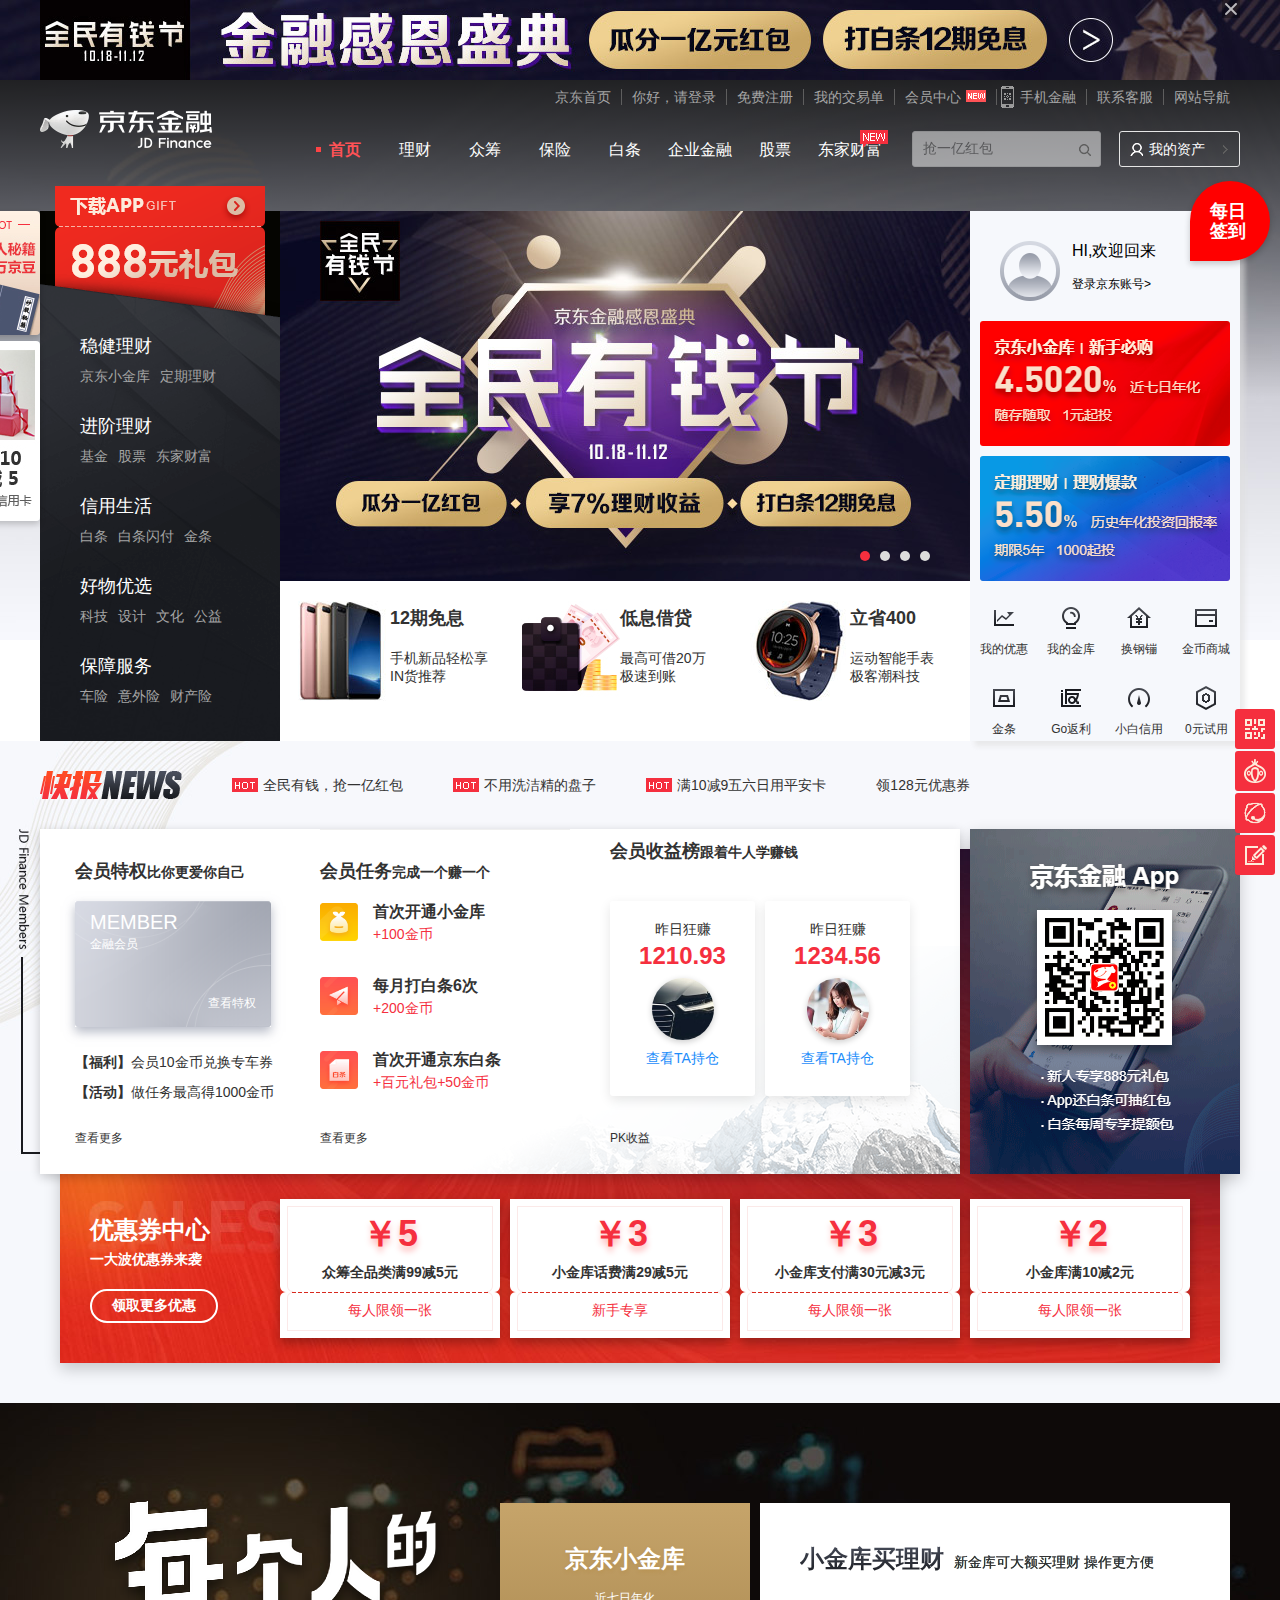
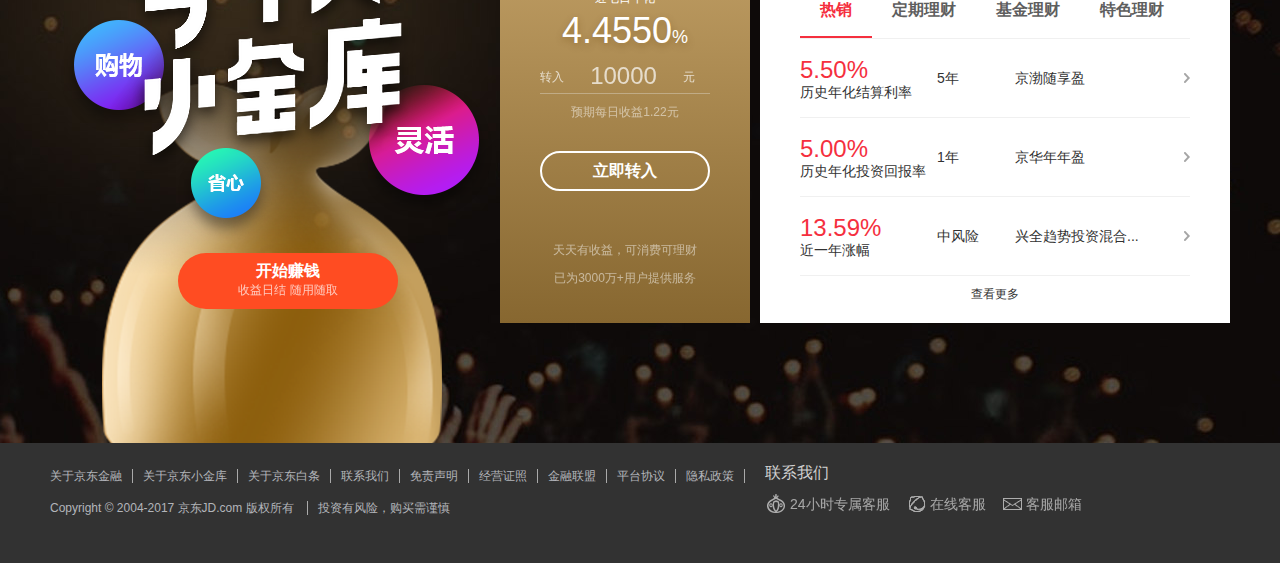
<file: index.html>
<!DOCTYPE html>
<html lang="en">

<head>
    <meta charset="UTF-8">
    <meta name="viewport" content="width=device-width, initial-scale=1.0">
    <meta http-equiv="X-UA-Compatible" content="ie=edge">
    <title>京东金融</title>
    <link rel="stylesheet" href="./css/base.css">
    <link rel="stylesheet" href="./css/index.css">

</head>

<body>
    <header>
        <div class="topBanner">
            <a href="javascript:void();">
                <span></span>
            </a>
        </div>
        <div style="clear: both;width: 100%;"></div>
        <div class="topNav">
            <div class="topNavBox" style="width:1200px;">
                <ul style="float:right;">
                    <li><a href="javascript:void();">京东首页</a></li>
                    <li><a href="javascript:void();">你好，请登录</a></li>
                    <li><a href="javascript:void();">免费注册</a></li>
                    <li><a href="javascript:void();">我的交易单</a></li>
                    <li><a href="javascript:void();">会员中心<span></span></a></li>
                    <li><a href="javascript:void();"><span></span>手机金融<span></span></a></li>
                    <li><a href="javascript:void();">联系客服<span></span></a></li>
                    <li><a href="javascript:void();">网站导航<span></span></a></li>
                </ul>
            </div>
        </div>
        <div class="navMain">
            <div class="navMainBar">
                <div class="logo">
                    <a href="javascript:void();"><img src="./img/logo-jr-w.png" alt=""></a>
                </div>
                <div class="navMainBox">
                    <ul>
                        <li class="current"><a href="./index.html">首页</a></li>
                        <li><a href="./licai.html">理财</a>
                            <div class="pulldown">
                                <ul>
                                    <li>
                                        <dl>
                                            <dt>理财精选</dt>
                                            <dd><a href="javascript:void();">理财首页</a></dd>
                                            <dd><a href="javascript:void();">京东小金库</a></dd>
                                        </dl>
                                    </li>
                                    <li>
                                        <dl>
                                            <dt>稳健理财</dt>
                                            <dd><a href="javascript:void();">定期理财</a></dd>
                                        </dl>
                                    </li>
                                    <li>
                                        <dl>
                                            <dt>基金理财</dt>
                                            <dd><a href="javascript:void();">基金超市</a></dd>
                                            <dd><a href="javascript:void();">基金定投</a></dd>
                                            <dd><a href="javascript:void();">基智账户</a></dd>
                                        </dl>
                                    </li>
                                    <li>
                                        <dl>
                                            <dt>特色理财</dt>
                                            <dd><a href="javascript:void();">京东黄金</a></dd>
                                        </dl>
                                    </li>
                                    <li>
                                        <dl>
                                            <dt>投资讯息</dt>
                                            <dd><a href="javascript:void();">慧投策略</a></dd>
                                        </dl>
                                    </li>
                                    <li>
                                        <a href="javascript:void();"><img src="./img/licai-img.png" alt=""></a>
                                    </li>
                                </ul>
                            </div>
                        </li>
                        <li><a href="./zhongchou.html">众筹</a>
                            <div class="pulldown">
                                <ul>
                                    <li>
                                        <dl>
                                            <dt>产品众筹</dt>
                                            <dd><a href="javascript:void();">众筹优选</a></dd>
                                            <dd><a href="javascript:void();">发起项目</a></dd>
                                            <dd><a href="javascript:void();">轻众筹</a></dd>
                                        </dl>
                                    </li>
                                    <li>
                                        <dl>
                                            <dt>众筹分类</dt>
                                            <dd><a href="javascript:void();">科技</a><a href="javascript:void();">家电</a></dd>
                                            <dd><a href="javascript:void();">美食</a><a href="javascript:void();">美学</a></dd>
                                            <dd><a href="javascript:void();">文化</a><a href="javascript:void();">扶贫</a></dd>
                                        </dl>
                                    </li>
                                    <li>
                                        <dl>
                                            <dt>东家</dt>
                                            <dd><a href="javascript:void();">东家精选</a></dd>
                                            <dd><a href="javascript:void();">我要投资</a></dd>
                                            <dd><a href="javascript:void();">东家社区</a></dd>
                                        </dl>
                                    </li>
                                    <li>
                                        <dl>
                                            <dt>互动尝鲜</dt>
                                            <dd><a href="javascript:void();">众筹社区</a></dd>
                                            <dd><a href="javascript:void();">0元测评</a></dd>
                                        </dl>
                                    </li>
                                    <li>
                                        <dl>
                                            <dt>众创生态</dt>
                                            <dd><a href="javascript:void();">京东投创</a></dd>
                                            <dd><a href="javascript:void();">创业服务</a></dd>
                                            <dd><a href="javascript:void();">众创学院</a></dd>
                                        </dl>
                                    </li>
                                    <li>
                                        <a href="javascript:void();"><img src="./img/zhongchou-img.jpg" alt=""></a>
                                    </li>
                                </ul>
                            </div>
                        </li>
                        <li><a href="./baoxian.html">保险</a>
                            <div class="pulldown">
                                <ul>
                                    <li>
                                        <dl>
                                            <dt>保险精选</dt>
                                            <dd><a href="javascript:void();">保险首页</a></dd>
                                            <dd><a href="javascript:void();">车险首页</a></dd>
                                        </dl>
                                    </li>
                                    <li>
                                        <dl>
                                            <dt>车险</dt>
                                            <dd><a href="javascript:void();">人保车险</a></dd>
                                            <dd><a href="javascript:void();">阳光车险</a></dd>
                                            <dd><a href="javascript:void();">中华车险</a></dd>
                                        </dl>
                                    </li>
                                    <li>
                                        <dl>
                                            <dt>意外</dt>
                                            <dd><a href="javascript:void();">交通</a></dd>
                                            <dd><a href="javascript:void();">综合</a></dd>
                                            <dd><a href="javascript:void();">运动</a></dd>
                                        </dl>
                                    </li>
                                    <li>
                                        <dl>
                                            <dt>旅行</dt>
                                            <dd><a href="javascript:void();">境内</a></dd>
                                            <dd><a href="javascript:void();">境外</a></dd>
                                            <dd><a href="javascript:void();">申报</a></dd>
                                        </dl>
                                    </li>
                                    <li>
                                        <dl>
                                            <dt>健康</dt>
                                            <dd><a href="javascript:void();">重大疾病</a></dd>
                                            <dd><a href="javascript:void();">医疗费用</a></dd>
                                            <dd><a href="javascript:void();">防癌保障</a></dd>
                                        </dl>
                                    </li>
                                    <li>
                                        <dl>
                                            <dt>财产</dt>
                                            <dd><a href="javascript:void();">家财</a></dd>
                                            <dd><a href="javascript:void();">责任</a></dd>
                                            <dd><a href="javascript:void();">创新</a></dd>
                                        </dl>
                                    </li>
                                    <li>
                                        <dl>
                                            <dt>人寿</dt>
                                            <dd><a href="javascript:void();">养老储蓄</a></dd>
                                            <dd><a href="javascript:void();">教育储蓄</a></dd>
                                            <dd><a href="javascript:void();">定期寿险</a></dd>
                                        </dl>
                                    </li>
                                    <!-- <li> -->
                                    <!-- <a href="javascript:void();"><img src="./img/baoxian-img.jpg" alt=""></a> -->
                                    <!-- </li> -->
                                </ul>
                            </div>
                        </li>
                        <li><a href="./baitiao.html">白条</a>
                            <div class="pulldown">
                                <ul>
                                    <li>
                                        <dl>
                                            <dt>购物打白条</dt>
                                            <dd><a href="javascript:void();">白条</a></dd>
                                            <dd><a href="javascript:void();">白条优惠</a></dd>
                                            <dd><a href="javascript:void();">白条还款</a></dd>
                                        </dl>
                                    </li>
                                    <li>
                                        <dl>
                                            <dt>生活打白条</dt>
                                            <dd><a href="javascript:void();">买房</a><a href="javascript:void();">旅游</a></dd>
                                            <dd><a href="javascript:void();">租房</a></dd>
                                            <dd><a href="javascript:void();">买房装修</a></dd>
                                        </dl>
                                    </li>
                                    <li>
                                        <dl>
                                            <dt>信用服务</dt>
                                            <dd><a href="javascript:void();">小白信用</a></dd>
                                            <dd><a href="javascript:void();">白条联名卡</a></dd>
                                            <dd><a href="javascript:void();">京东钢镚</a></dd>
                                        </dl>
                                    </li>
                                    <li>
                                        <dl>
                                            <dt>个人/企业服务</dt>
                                            <dd><a href="javascript:void();">金条</a></dd>
                                            <dd><a href="javascript:void();">抵质押贷</a></dd>
                                        </dl>
                                    </li>
                                    <li>
                                        <dl>
                                            <dt>校园金融</dt>
                                            <dd><a href="javascript:void();">校园特权</a></dd>
                                        </dl>
                                    </li>
                                    <li>
                                        <dl>
                                            <dt>农村金融</dt>
                                            <dd><a href="javascript:void();">乡村白条</a></dd>
                                            <dd><a href="javascript:void();">京农贷</a></dd>
                                        </dl>
                                    </li>
                                    <!-- <li> -->
                                    <!-- <a href="javascript:void();"><img src="./img/baoxian-img.jpg" alt=""></a> -->
                                    <!-- </li> -->
                                </ul>
                            </div>
                        </li>
                        <li><a href="./qiyejinrong.html">企业金融</a>
                            <div class="pulldown">
                                <ul>
                                    <li>
                                        <dl>
                                            <dt>企业中心</dt>
                                            <dd><a href="javascript:void();">企业金融介绍</a></dd>
                                            <dd><a href="javascript:void();">企业金融服务</a></dd>
                                        </dl>
                                    </li>
                                    <li>
                                        <dl>
                                            <dt>企业融资</dt>
                                            <dd><a href="javascript:void();">京保贝</a><a href="javascript:void();">京小贷</a></dd>
                                            <dd><a href="javascript:void();">动产融资</a><a href="javascript:void();">企业金采</a></dd>
                                        </dl>
                                    </li>
                                    <li>
                                        <dl>
                                            <dt>企业理财</dt>
                                            <dd><a href="javascript:void();">企业金库</a></dd>
                                        </dl>
                                    </li>
                                    <li>
                                        <dl>
                                            <dt>企业征信</dt>
                                            <dd><a href="javascript:void();">蓝鲸征信</a></dd>
                                        </dl>
                                    </li>
                                    <li>
                                        <dl>
                                            <dt>客服中心</dt>
                                            <dd><a href="javascript:void();">常见问题</a></dd>
                                        </dl>
                                    </li>
                                    <li>
                                        <a href="javascript:void();"><img src="./img/qiyejinrong-img.jpg" alt=""></a>
                                    </li>
                                </ul>
                            </div>
                        </li>
                        <li><a href="./gupiao.html">股票</a>
                            <div class="pulldown">
                                <ul>
                                    <li>
                                        <dl>
                                            <dt>炒股工具</dt>
                                            <dd><a href="javascript:void();">APP下载<span></span></a></dd>
                                            <dd><a href="javascript:void();">极速开户<span></span></a></dd>
                                        </dl>
                                    </li>
                                    <li>
                                        <dl>
                                            <dt>特色功能</dt>
                                            <dd><a href="javascript:void();">实时资讯</a></dd>
                                            <dd><a href="javascript:void();">发现牛人</a></dd>
                                        </dl>
                                    </li>
                                    <li>
                                        <dl>
                                            <dt>量化交易</dt>
                                            <dd><a href="javascript:void();">量化平台</a></dd>
                                            <dd><a href="javascript:void();">策略榜</a></dd>
                                            <dd><a href="javascript:void();">量化社区</a></dd>
                                        </dl>
                                    </li>
                                    <li>
                                        <a href="javascript:void();"><img src="./img/gupiao-img1.png" alt=""></a>
                                    </li>
                                    <li>
                                        <a href="javascript:void();"><img src="./img/gupiao-img2.jpg" alt=""></a>
                                    </li>
                                </ul>
                            </div>
                        </li>
                        <li><a href="./dongjiacaifu.html">东家财富<span class="icon"><img src="./img/nav-new.gif"></span></a>
                            <div class="pulldown">
                                <ul>
                                    <li>
                                        <dl>
                                            <dt>东家财富</dt>
                                            <dd><a href="javascript:void();">类固收<span></span></a></dd>
                                            <dd><a href="javascript:void();">私募股权<span></span></a></dd>
                                            <dd><a href="javascript:void();">阳光私募<span></span></a></dd>
                                        </dl>
                                    </li>
                                    <li>
                                        <dl>
                                            <dt>东家海外</dt>
                                            <dd><a href="javascript:void();">海外移民</a></dd>
                                            <dd><a href="javascript:void();">海外留学</a></dd>
                                            <dd><a href="javascript:void();">海外置业</a></dd>
                                            <dd><a href="javascript:void();">海外求职</a></dd>
                                        </dl>
                                    </li>
                                    <li>
                                        <a href="javascript:void();"><img src="./img/dongjiacaifu-img1.jpg" alt=""></a>
                                    </li>
                                    <li>
                                        <a href="javascript:void();"><img src="./img/dongjiacaifu-img2.jpg" alt=""></a>
                                    </li>
                                </ul>
                            </div>
                        </li>
                    </ul>
                </div>
                <div class="searchBar">
                    <div class="searchBox">
                        <input type="text" placeholder="抢一亿红包">
                        <a href="javascript:void();"></a>
                    </div>
                </div>
                <div class="users">
                    <div class="usersBox">
                        <span class="usersHeadPic"></span>
                        <a href="javascript:void();">我的资产</a>
                        <span class="usersArrowPic"></span>
                    </div>
                </div>
            </div>
        </div>
    </header>
    <div class="main">
        <div class="bodyBg">
            <div class="bgCover"></div>
        </div>
        <div class="mainBanner">
            <div class="sideAd">
                <a href="javascript:void();" class="hover-toright"><img src="./img/sideAdpic1.jpg" alt=""></a>
                <a href="javascript:void();" class="hover-toright"><img src="./img/sideAdpic2.jpg" alt=""></a>
            </div>
            <div class="leftBar">
                <div class="giftPic hover-toon">
                    <img src="./img/xiazaiapp.png" alt="">
                </div>
                <div class="leftBarBg"></div>
                <div class="leftBarMenu">
                    <ul>
                        <li>
                            <dl class="">
                                <dt><a href="javascript:void();">稳健理财</a></dt>
                                <dd><a href="javascript:void();">京东小金库</a></dd>
                                <dd><a href="javascript:void();">定期理财</a></dd>
                            </dl>
                            <div class="rightTab">
                            </div>
                        </li>
                        <li>
                            <dl class="">
                                <dt><a href="javascript:void();">进阶理财</a></dt>
                                <dd><a href="javascript:void();">基金</a></dd>
                                <dd><a href="javascript:void();">股票</a></dd>
                                <dd><a href="javascript:void();">东家财富</a></dd>
                            </dl>
                            <div class="rightTab">
                            </div>
                        </li>
                        <li>
                            <dl class="">
                                <dt><a href="javascript:void();">信用生活</a></dt>
                                <dd><a href="javascript:void();">白条</a></dd>
                                <dd><a href="javascript:void();">白条闪付</a></dd>
                                <dd><a href="javascript:void();">金条</a></dd>
                            </dl>
                            <div class="rightTab">
                            </div>
                        </li>
                        <li>
                            <dl class="">
                                <dt><a href="javascript:void();">好物优选</a></dt>
                                <dd><a href="javascript:void();">科技</a></dd>
                                <dd><a href="javascript:void();">设计</a></dd>
                                <dd><a href="javascript:void();">文化</a></dd>
                                <dd><a href="javascript:void();">公益</a></dd>
                            </dl>
                            <div class="rightTab">
                            </div>
                        </li>
                        <li>
                            <dl class="">
                                <dt><a href="javascript:void();">保障服务</a></dt>
                                <dd><a href="javascript:void();">车险</a></dd>
                                <dd><a href="javascript:void();">意外险</a></dd>
                                <dd><a href="javascript:void();">财产险</a></dd>
                            </dl>
                            <div class="rightTab">
                            </div>
                        </li>
                    </ul>
                </div>
            </div>
            <div class="middleBar">
                <div class="slider">
                    <div class="sliderBox">
                        <a href="javascript:void();"><img src="./img/slider1.jpg" alt="有钱节"></a>
                        <a href="javascript:void();"><img src="./img/slider2.jpg" alt="抢100元E卡"></a>
                        <a href="javascript:void();"><img src="./img/slider3.jpg" alt="职场人保险攻略"></a>
                        <a href="javascript:void();"><img src="./img/slider4.jpg" alt="校园轰趴"></a>
                    </div>
                    <span><</span>
                    <span>></span>
                    <div class="sliderList">
                        <ul>
                            <li class="active"></li>
                            <li></li>
                            <li></li>
                            <li></li>
                        </ul>
                    </div>
                </div>
                <div class="adBar1">
                    <ul>
                        <li>
                            <a href="javascript:void();">
                                <img src="./img/adpic1.jpg" alt="">
                                <dl>
                                    <dt>12期免息</dt>
                                    <dd>手机新品轻松享</dd>
                                    <dd>IN货推荐</dd>
                                </dl>
                            </a>
                        </li>
                        <li>
                            <a href="javascript:void();">
                                <img src="./img/adpic2.jpg" alt="">
                                <dl>
                                    <dt>低息借贷</dt>
                                    <dd>最高可借20万</dd>
                                    <dd>极速到账</dd>
                                </dl>
                            </a>
                        </li>
                        <li>
                            <a href="javascript:void();">
                                <img src="./img/adpic3.jpg" alt="">
                                <dl>
                                    <dt>立省400</dt>
                                    <dd>运动智能手表</dd>
                                    <dd>极客潮科技</dd>
                                </dl>
                            </a>
                        </li>
                    </ul>
                </div>
            </div>
            <div class="rightBar">
                <div class="rightBarTop">
                    <a href="javascript:void();"><span>每日签到</span></a>
                    <div class="loginBar">
                        <a href="javascript:void();">
                            <img src="./img/loginpic.png" alt="">
                            <dl>
                                <dt>HI,欢迎回来</dt>
                                <dd>登录京东账号></dd>
                            </dl>
                        </a>
                    </div>
                    <div class="adBar2">
                        <a href="javascript:void();" class="hover-toon"><img src="./img/rightbarpic1.png" alt=""></a>
                        <a href="javascript:void();" class="hover-toon"><img src="./img/rightbarpic2.png" alt=""></a>
                    </div>
                </div>
                <div class="rightBarBottom">
                    <div class="rightBarMenu">
                        <ul>
                            <li>
                                <a href="javascript:void();">
                                    <dl>
                                        <dt></dt>
                                        <dd>我的优惠</dd>
                                    </dl>
                                </a>
                            </li>
                            <li>
                                <a href="javascript:void();">
                                    <dl>
                                        <dt></dt>
                                        <dd>我的金库</dd>
                                    </dl>
                                </a>
                            </li>
                            <li>
                                <a href="javascript:void();">
                                    <dl>
                                        <dt></dt>
                                        <dd>换钢镚</dd>
                                    </dl>
                                </a>
                            </li>
                            <li>
                                <a href="javascript:void();">
                                    <dl>
                                        <dt></dt>
                                        <dd>金币商城</dd>
                                    </dl>
                                </a>
                            </li>
                            <li>
                                <a href="javascript:void();">
                                    <dl>
                                        <dt></dt>
                                        <dd>金条</dd>
                                    </dl>
                                </a>
                            </li>
                            <li>
                                <a href="javascript:void();">
                                    <dl>
                                        <dt></dt>
                                        <dd>Go返利</dd>
                                    </dl>
                                </a>
                            </li>
                            <li>
                                <a href="javascript:void();">
                                    <dl>
                                        <dt></dt>
                                        <dd>小白信用</dd>
                                    </dl>
                                </a>
                            </li>
                            <li>
                                <a href="javascript:void();">
                                    <dl>
                                        <dt></dt>
                                        <dd>0元试用</dd>
                                    </dl>
                                </a>
                            </li>
                        </ul>
                        <ul>
                            <li>
                                <a href="javascript:void();">
                                    <dl>
                                        <dt></dt>
                                        <dd>我的优惠</dd>
                                    </dl>
                                </a>
                            </li>
                            <li>
                                <a href="javascript:void();">
                                    <dl>
                                        <dt></dt>
                                        <dd>我的金库</dd>
                                    </dl>
                                </a>
                            </li>
                            <li>
                                <a href="javascript:void();">
                                    <dl>
                                        <dt></dt>
                                        <dd>换钢镚</dd>
                                    </dl>
                                </a>
                            </li>
                            <li>
                                <a href="javascript:void();">
                                    <dl>
                                        <dt></dt>
                                        <dd>金币商城</dd>
                                    </dl>
                                </a>
                            </li>
                            <li>
                                <a href="javascript:void();">
                                    <dl>
                                        <dt></dt>
                                        <dd>金条</dd>
                                    </dl>
                                </a>
                            </li>
                            <li>
                                <a href="javascript:void();">
                                    <dl>
                                        <dt></dt>
                                        <dd>Go返利</dd>
                                    </dl>
                                </a>
                            </li>
                            <li>
                                <a href="javascript:void();">
                                    <dl>
                                        <dt></dt>
                                        <dd>小白信用</dd>
                                    </dl>
                                </a>
                            </li>
                            <li>
                                <a href="javascript:void();">
                                    <dl>
                                        <dt></dt>
                                        <dd>0元试用</dd>
                                    </dl>
                                </a>
                            </li>
                        </ul>
                    </div>
                </div>
            </div>
        </div>
        <div class="tab1">
            <div class="tab1Top">
                <dl>
                    <dt><a href="javascript:void();"><img src="./img/tab1pic1.png" alt=""></a></dt>
                    <dd><a href="javascript:void();"><span></span>全民有钱，抢一亿红包</a></dd>
                    <dd><a href="javascript:void();"><span></span>不用洗洁精的盘子</a></dd>
                    <dd><a href="javascript:void();"><span></span>满10减9五六日用平安卡</a></dd>
                    <dd><a href="javascript:void();">领128元优惠券</a></dd>
                </dl>
            </div>
            <div class="tab1Main">
                <ul>
                    <li>
                        <dl>
                            <dt>会员特权<span>比你更爱你自己</span></dt>
                            <dd>
                                <div class="hover-toon">
                                    <a href="javascript:void();">
                                        <h3>MEMBER</h3>
                                        <p>金融会员</p>
                                    </a>
                                    <a href="javascript:void();">查看特权</a>
                                </div>
                                <a href="javascript:void();"><span>【福利】</span>会员10金币兑换专车券</a>
                                <a href="javascript:void();"><span>【活动】</span>做任务最高得1000金币</a>
                            </dd>
                            <dd><a href="javascript:void();">查看更多</a></dd>
                        </dl>
                    </li>
                    <li>
                        <dl>
                            <dt>会员任务<span>完成一个赚一个</span></dt>
                            <dd>
                                <ul>
                                    <li class="hover-toright">
                                        <a href="javascript:void();">
                                            <img src="./img/tab1icon.png" alt=""> 首次开通小金库
                                            <p>+100金币</p>
                                        </a>
                                    </li>
                                    <li class="hover-toright">
                                        <a href="javascript:void();">
                                            <img src="./img/tab1icon2.png" alt=""> 每月打白条6次
                                            <p>+200金币</p>
                                        </a>
                                    </li>
                                    <li class="hover-toright">
                                        <a href="javascript:void();">
                                            <img src="./img/tab1icon3.png" alt=""> 首次开通京东白条
                                            <p>+百元礼包+50金币</p>
                                        </a>
                                    </li>
                                </ul>
                            </dd>
                            <dd><a href="javascript:void();">查看更多</a></dd>
                        </dl>
                    </li>
                    <li>
                        <dl>
                            <dt>会员收益榜<span>跟着牛人学赚钱</span></dt>
                            <dd>
                                <ul>
                                    <li class="hover-toon">
                                        <h5>昨日狂赚</h5>
                                        <p>1210.93</p>
                                        <div>
                                            <img src="./img/tab1icon4.jpg" alt="">
                                        </div>
                                        <a href="javascript:void();">查看TA持仓</a>
                                    </li>
                                    <li class="hover-toon">
                                        <h5>昨日狂赚</h5>
                                        <p>1234.56</p>
                                        <div>
                                            <img src="./img/tab1icon5.jpg" alt="">
                                        </div>
                                        <a href="javascript:void();">查看TA持仓</a>
                                    </li>
                                </ul>
                            </dd>
                            <dd><a href="javascript:void();">PK收益</a></dd>
                        </dl>
                    </li>
                </ul>
                <div class="erweima"></div>
                <div class="tab1Bottom">
                    <dl>
                        <dt>
                            <h3>优惠券中心</h3>
                            <h5>一大波优惠券来袭</h5>
                            <a href="javascript:void();">领取更多优惠</a>
                        </dt>
                        <dd>
                            <div>
                                <a href="javascript:void();" class="hover-toon">
                                    <h3>￥5</h3>
                                    <h4>众筹全品类满99减5元</h4>
                                    <h5>每人限领一张</h5>
                                </a>
                            </div>
                        </dd>
                        <dd>
                            <div>
                                <a href="javascript:void();" class="hover-toon">
                                    <h3>￥3</h3>
                                    <h4>小金库话费满29减5元</h4>
                                    <h5>新手专享</h5>
                                </a>
                            </div>
                        </dd>
                        <dd>
                            <div>
                                <a href="javascript:void();" class="hover-toon">
                                    <h3>￥3</h3>
                                    <h4>小金库支付满30元减3元</h4>
                                    <h5>每人限领一张</h5>
                                </a>
                            </div>
                        </dd>
                        <dd>
                            <div>
                                <a href="javascript:void();" class="hover-toon">
                                    <h3>￥2</h3>
                                    <h4>小金库满10减2元</h4>
                                    <h5>每人限领一张</h5>
                                </a>
                            </div>
                        </dd>
                    </dl>
                </div>
            </div>

        </div>
        <div class="tab2">
            <div class="tab2Bg"></div>
            <div class="tab2Main">
                <div class="tab2MainLeftBar">
                    <a href="javascript:void();">
                        <p>开始赚钱</p>
                        <p>收益日结 随用随取</p>
                    </a>
                </div>
                <div class="tab2MainMidBar">
                    <p>京东小金库</p>
                    <p>近七日年化</p>
                    <p>4.4550<span>%</span></p>
                    <p>转入<input type="text" value="10000">元</p>
                    <p>预期每日收益<span>1.22</span>元</p>
                    <a href="javascript:void();">立即转入</a>
                    <p>天天有收益，可消费可理财</p>
                    <p>已为3000万+用户提供服务</p>
                </div>
                <div class="tab2MainRightBar">
                    <dl>
                        <dt>小金库买理财<span>新金库可大额买理财 操作更方便</span></dt>
                        <dd>
                            <ul>
                                <li class="active">热销</li>
                                <li>定期理财</li>
                                <li>基金理财</li>
                                <li>特色理财</li>
                            </ul>
                        </dd>
                        <dd>
                            <ul>
                                <li>
                                    <ul>
                                        <li class="hover-toright">
                                            <a href="javascript:void();">
                                                <p>5.50%</p>
                                                <p>历史年化结算利率</p>
                                            </a>
                                            <a href="javascript:void();">5年</a>
                                            <a href="javascript:void();">京渤随享盈</a>
                                        </li>
                                        <li class="hover-toright">
                                            <a href="javascript:void();">
                                                <p>5.00%</p>
                                                <p>历史年化投资回报率</p>
                                            </a>
                                            <a href="javascript:void();">1年</a>
                                            <a href="javascript:void();">京华年年盈</a>
                                        </li>
                                        <li class="hover-toright">
                                            <a href="javascript:void();">
                                                <p>13.59%</p>
                                                <p>近一年涨幅</p>
                                            </a>
                                            <a href="javascript:void();">中风险</a>
                                            <a href="javascript:void();">兴全趋势投资混合...</a>
                                        </li>
                                    </ul>
                                </li>
                                <li style="display: none;"></li>
                                <li style="display: none;"></li>
                                <li style="display: none;"></li>
                            </ul>
                        </dd>
                        <dd><a href="javascript:void();">查看更多</a></dd>
                    </dl>
                </div>
            </div>
        </div>
    </div>
    <div class="sideBar">
        <ul>
            <li>
                <a href="javascript:void();" class="sidep5"></a>
            </li>
            <li>
                <a href="javascript:void();" class="sidep9"></a>
            </li>
            <li>
                <a href="javascript:void();" class="sidep7"></a>
            </li>
            <li>
                <a href="javascript:void();" class="sidep1"></a>
            </li>
            <li>
                <a href="javascript:void();" class="sidep2"></a>
            </li>
        </ul>
    </div>
    <footer>
        <div class="footerBox">
            <div class="footerLeftBar">
                <ul>
                    <li><a href="javascript:void();">关于京东金融</a></li>
                    <li><a href="javascript:void();">关于京东小金库</a></li>
                    <li><a href="javascript:void();">关于京东白条</a></li>
                    <li><a href="javascript:void();">联系我们</a></li>
                    <li><a href="javascript:void();">免责声明</a></li>
                    <li><a href="javascript:void();">经营证照</a></li>
                    <li><a href="javascript:void();">金融联盟</a></li>
                    <li><a href="javascript:void();">平台协议</a></li>
                    <li><a href="javascript:void();">隐私政策</a></li>
                </ul>
                <p class="copyright">
                    Copyright © 2004-2017 京东JD.com 版权所有
                    <span>投资有风险，购买需谨慎</span>
                </p>
            </div>
            <div class="footerRightBar">
                <dl>
                    <dt>联系我们</dt>
                    <dd><a href="javascript:void();"><span></span>24小时专属客服</a></dd>
                    <dd><a href="javascript:void();"><span></span>在线客服</a></dd>
                    <dd><a href="javascript:void();"><span></span>客服邮箱</a></dd>
                </dl>
            </div>
        </div>
    </footer>
    <script src="./js/jquery-3.2.1.min.js"></script>
    <script>
        $(function() {
            $(".sidep2").on("click", function(event) {
                event.preventDefault();
                $("body,html").stop(true);
                $("body,html").animate({
                    scrollTop: 0
                }, 600);
            });

            function navMainTab() {
                $(".navMainBox").children("ul").children("li").children("a").hover(function() {
                    $(this).siblings(".pulldown").css("display", "block");
                }, function() {
                    $(this).siblings(".pulldown").css("display", "none");
                });
                $(".pulldown").hover(function() {
                    $(this).css("display", "block");
                }, function() {
                    $(this).css("display", "none");
                });
            }
            navMainTab();
            $(window).on("scroll", function() {
                var scrTop = $(window).scrollTop();
                if ($(window).scrollTop() > 700 && $(window).scrollTop() < 2100) {
                    $(".tab2Bg").css("background-position", "0 " + (-(scrTop - 700) / 3) + "px");
                }
                if (scrTop > 200) {
                    if ($(".topBarFixed").length == 0) {
                        $(".navMain").clone().addClass("topBarFixed").appendTo($("header"));
                        navMainTab();
                    }
                    $(".sidep2").css("display", "block");
                } else {
                    $(".topBarFixed").remove();
                    $(".sidep2").css("display", "none");
                }
            });
            $(".topBanner a span").on("click", function() {
                $(".topBanner").css("display", "none");
            });
            (function() {
                var _index = 0;
                var slider = null;
                var sliderStart = function() {
                    slider = setInterval(function() {
                        _index = _index < 3 ? _index + 1 : 0;
                        $(".bodyBg").css("background-image", "url(./img/bg" + (_index + 1) + ".jpg)");
                        $(".sliderBox").children("a").eq(_index).css("opacity", "1").siblings("a").css("opacity", "0");
                        $(".sliderList").children("ul").children().eq(_index).addClass("active").siblings().removeClass("active");
                    }, 5000);
                };
                sliderStart();
                $(".slider").hover(function() {
                    clearInterval(slider);
                }, function() {
                    clearInterval(slider);
                    sliderStart();
                });
                $(".slider>span").on("click", function() {
                    if ($(".slider>span").index($(this))) {
                        _index = _index < 3 ? _index + 1 : 0;
                    } else {
                        _index = _index > 0 ? _index - 1 : 3;
                    }
                    $(".bodyBg").css("background-image", "url(./img/bg" + (_index + 1) + ".jpg)");
                    $(this).siblings(".sliderBox").children("a").eq(_index).css("opacity", "1").siblings("a").css("opacity", "0");
                    $(this).siblings(".sliderList").children("ul").children().eq(_index).addClass("active").siblings().removeClass("active");
                });
                $(".sliderList ul li").on("click", function() {
                    _index = $(".sliderList ul li").index($(this));
                    $(".bodyBg").css("background-image", "url(./img/bg" + (_index + 1) + ".jpg)");
                    $(this).addClass("active").siblings().removeClass("active");
                    $(this).parent().parent().siblings(".sliderBox").children("a").eq(_index).css("opacity", "1").siblings("a").css("opacity", "0");
                });
            })()
        });
    </script>
</body>

</html>
</file>
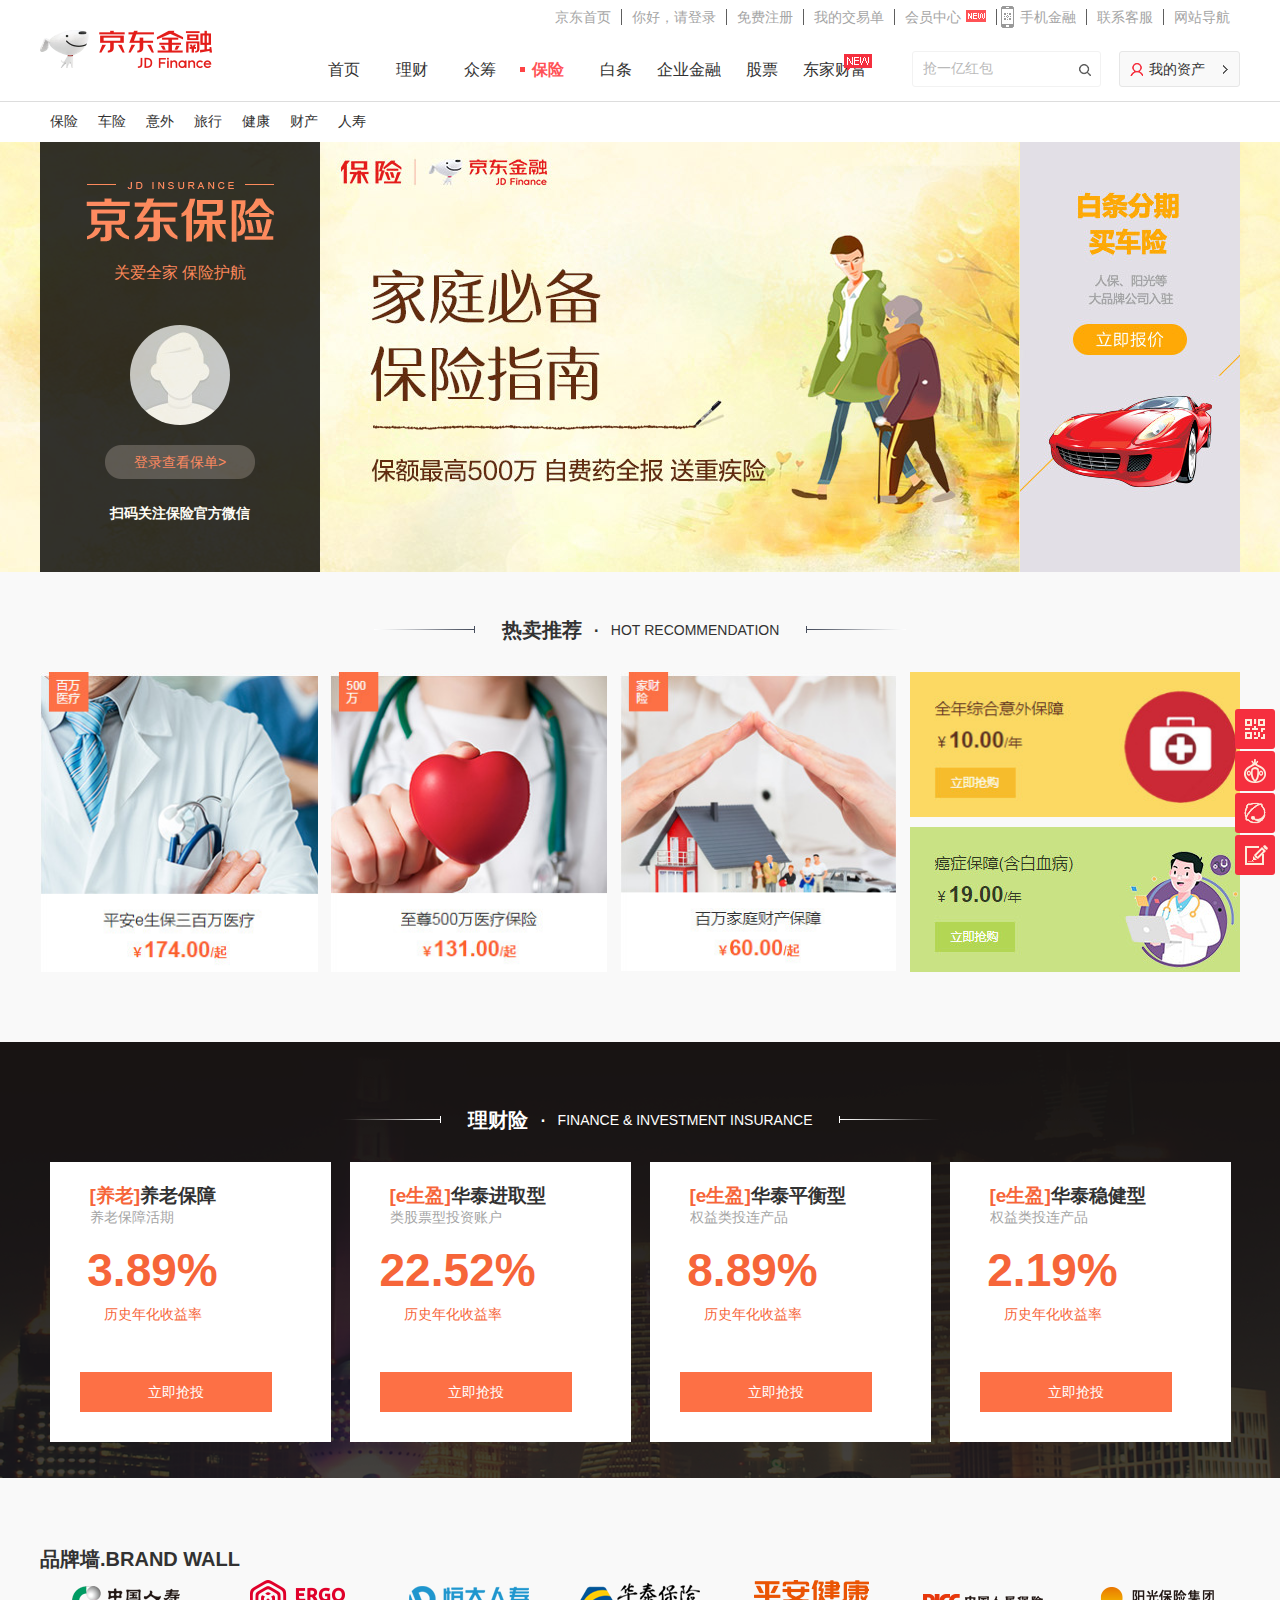
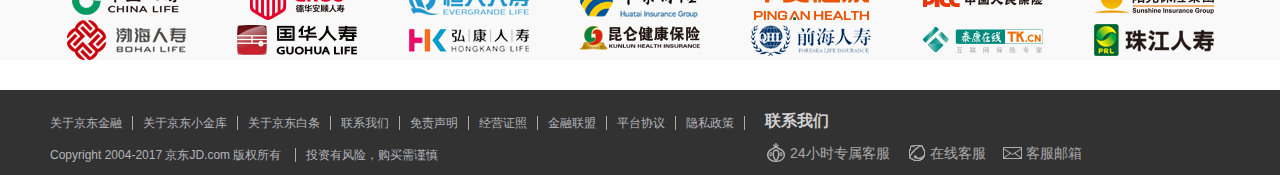
<file: baoxian.html>
<!DOCTYPE html>
<html lang="en">

<head>
    <meta charset="UTF-8">
    <meta name="viewport" content="width=device-width, initial-scale=1.0">
    <meta http-equiv="X-UA-Compatible" content="ie=edge">
    <link rel="stylesheet" href="./css/bootstrap.min.css">
    <link rel="stylesheet" href="./css/base.css">
    <link rel="stylesheet" href="./css/baoxian.css">
    <title>京东保险</title>


</head>

<body>
    <!-- 头部开始  -->
    <header>
        <div style="clear: both;width: 100%;"></div>
        <div class="topNav">
            <div class="topNavBox" style="width:1200px;">
                <ul style="float:right;">
                    <li><a href="javascript:void();">京东首页</a></li>
                    <li><a href="javascript:void();">你好，请登录</a></li>
                    <li><a href="javascript:void();">免费注册</a></li>
                    <li><a href="javascript:void();">我的交易单</a></li>
                    <li><a href="javascript:void();">会员中心<span></span></a></li>
                    <li><a href="javascript:void();"><span></span>手机金融<span></span></a></li>
                    <li><a href="javascript:void();">联系客服<span></span></a></li>
                    <li><a href="javascript:void();">网站导航<span></span></a></li>
                </ul>
            </div>
        </div>
        <div class="navMain">
            <div class="navMainBar">
                <div class="logo">
                    <a href="javascript:void();"><img src="./img/logo-jr-r.png" alt=""></a>
                </div>
                <div class="navMainBox">
                    <ul id="nav-color-black">
                        <li><a href="./index.html">首页</a></li>
                        <li><a href="./licai.html">理财</a>
                            <div class="pulldown">
                                <ul>
                                    <li>
                                        <dl>
                                            <dt>理财精选</dt>
                                            <dd><a href="javascript:void();">理财首页</a></dd>
                                            <dd><a href="javascript:void();">京东小金库</a></dd>
                                        </dl>
                                    </li>
                                    <li>
                                        <dl>
                                            <dt>稳健理财</dt>
                                            <dd><a href="javascript:void();">定期理财</a></dd>
                                        </dl>
                                    </li>
                                    <li>
                                        <dl>
                                            <dt>基金理财</dt>
                                            <dd><a href="javascript:void();">基金超市</a></dd>
                                            <dd><a href="javascript:void();">基金定投</a></dd>
                                            <dd><a href="javascript:void();">基智账户</a></dd>
                                        </dl>
                                    </li>
                                    <li>
                                        <dl>
                                            <dt>特色理财</dt>
                                            <dd><a href="javascript:void();">京东黄金</a></dd>
                                        </dl>
                                    </li>
                                    <li>
                                        <dl>
                                            <dt>投资讯息</dt>
                                            <dd><a href="javascript:void();">慧投策略</a></dd>
                                        </dl>
                                    </li>
                                    <li>
                                        <a href="javascript:void();"><img src="./img/licai-img.png" alt=""></a>
                                    </li>
                                </ul>
                            </div>
                        </li>
                        <li><a href="./zhongchou.html">众筹</a>
                            <div class="pulldown">
                                <ul>
                                    <li>
                                        <dl>
                                            <dt>产品众筹</dt>
                                            <dd><a href="javascript:void();">众筹优选</a></dd>
                                            <dd><a href="javascript:void();">发起项目</a></dd>
                                            <dd><a href="javascript:void();">轻众筹</a></dd>
                                        </dl>
                                    </li>
                                    <li>
                                        <dl>
                                            <dt>众筹分类</dt>
                                            <dd><a href="javascript:void();">科技</a><a href="javascript:void();">家电</a></dd>
                                            <dd><a href="javascript:void();">美食</a><a href="javascript:void();">美学</a></dd>
                                            <dd><a href="javascript:void();">文化</a><a href="javascript:void();">扶贫</a></dd>
                                        </dl>
                                    </li>
                                    <li>
                                        <dl>
                                            <dt>东家</dt>
                                            <dd><a href="javascript:void();">东家精选</a></dd>
                                            <dd><a href="javascript:void();">我要投资</a></dd>
                                            <dd><a href="javascript:void();">东家社区</a></dd>
                                        </dl>
                                    </li>
                                    <li>
                                        <dl>
                                            <dt>互动尝鲜</dt>
                                            <dd><a href="javascript:void();">众筹社区</a></dd>
                                            <dd><a href="javascript:void();">0元测评</a></dd>
                                        </dl>
                                    </li>
                                    <li>
                                        <dl>
                                            <dt>众创生态</dt>
                                            <dd><a href="javascript:void();">京东投创</a></dd>
                                            <dd><a href="javascript:void();">创业服务</a></dd>
                                            <dd><a href="javascript:void();">众创学院</a></dd>
                                        </dl>
                                    </li>
                                    <li>
                                        <a href="javascript:void();"><img src="./img/zhongchou-img.jpg" alt=""></a>
                                    </li>
                                </ul>
                            </div>
                        </li>
                        <li class="current"><a href="./baoxian.html">保险</a>
                            <div class="pulldown">
                                <ul>
                                    <li>
                                        <dl>
                                            <dt>保险精选</dt>
                                            <dd><a href="javascript:void();">保险首页</a></dd>
                                            <dd><a href="javascript:void();">车险首页</a></dd>
                                        </dl>
                                    </li>
                                    <li>
                                        <dl>
                                            <dt>车险</dt>
                                            <dd><a href="javascript:void();">人保车险</a></dd>
                                            <dd><a href="javascript:void();">阳光车险</a></dd>
                                            <dd><a href="javascript:void();">中华车险</a></dd>
                                        </dl>
                                    </li>
                                    <li>
                                        <dl>
                                            <dt>意外</dt>
                                            <dd><a href="javascript:void();">交通</a></dd>
                                            <dd><a href="javascript:void();">综合</a></dd>
                                            <dd><a href="javascript:void();">运动</a></dd>
                                        </dl>
                                    </li>
                                    <li>
                                        <dl>
                                            <dt>旅行</dt>
                                            <dd><a href="javascript:void();">境内</a></dd>
                                            <dd><a href="javascript:void();">境外</a></dd>
                                            <dd><a href="javascript:void();">申报</a></dd>
                                        </dl>
                                    </li>
                                    <li>
                                        <dl>
                                            <dt>健康</dt>
                                            <dd><a href="javascript:void();">重大疾病</a></dd>
                                            <dd><a href="javascript:void();">医疗费用</a></dd>
                                            <dd><a href="javascript:void();">防癌保障</a></dd>
                                        </dl>
                                    </li>
                                    <li>
                                        <dl>
                                            <dt>财产</dt>
                                            <dd><a href="javascript:void();">家财</a></dd>
                                            <dd><a href="javascript:void();">责任</a></dd>
                                            <dd><a href="javascript:void();">创新</a></dd>
                                        </dl>
                                    </li>
                                    <li>
                                        <dl>
                                            <dt>人寿</dt>
                                            <dd><a href="javascript:void();">养老储蓄</a></dd>
                                            <dd><a href="javascript:void();">教育储蓄</a></dd>
                                            <dd><a href="javascript:void();">定期寿险</a></dd>
                                        </dl>
                                    </li>
                                    <!-- <li> -->
                                    <!-- <a href="javascript:void();"><img src="./img/baoxian-img.jpg" alt=""></a> -->
                                    <!-- </li> -->
                                </ul>
                            </div>
                        </li>
                        <li id="navhover"><a href="./baitiao.html" class="r-word">白条</a>
                            <div class="pulldown">
                                <ul>
                                    <li>
                                        <dl>
                                            <dt>购物打白条</dt>
                                            <dd><a href="javascript:void();">白条</a></dd>
                                            <dd><a href="javascript:void();">白条优惠</a></dd>
                                            <dd><a href="javascript:void();">白条还款</a></dd>
                                        </dl>
                                    </li>
                                    <li>
                                        <dl>
                                            <dt>生活打白条</dt>
                                            <dd><a href="javascript:void();">买房</a><a href="javascript:void();">旅游</a></dd>
                                            <dd><a href="javascript:void();">租房</a></dd>
                                            <dd><a href="javascript:void();">买房装修</a></dd>
                                        </dl>
                                    </li>
                                    <li>
                                        <dl>
                                            <dt>信用服务</dt>
                                            <dd><a href="javascript:void();">小白信用</a></dd>
                                            <dd><a href="javascript:void();">白条联名卡</a></dd>
                                            <dd><a href="javascript:void();">京东钢镚</a></dd>
                                        </dl>
                                    </li>
                                    <li>
                                        <dl>
                                            <dt>个人/企业服务</dt>
                                            <dd><a href="javascript:void();">金条</a></dd>
                                            <dd><a href="javascript:void();">抵质押贷</a></dd>
                                        </dl>
                                    </li>
                                    <li>
                                        <dl>
                                            <dt>校园金融</dt>
                                            <dd><a href="javascript:void();">校园特权</a></dd>
                                        </dl>
                                    </li>
                                    <li>
                                        <dl>
                                            <dt>农村金融</dt>
                                            <dd><a href="javascript:void();">乡村白条</a></dd>
                                            <dd><a href="javascript:void();">京农贷</a></dd>
                                        </dl>
                                    </li>
                                    <!-- <li> -->
                                    <!-- <a href="javascript:void();"><img src="./img/baoxian-img.jpg" alt=""></a> -->
                                    <!-- </li> -->
                                </ul>
                            </div>
                        </li>
                        <li><a href="./qiyejinrong.html">企业金融</a>
                            <div class="pulldown">
                                <ul>
                                    <li>
                                        <dl>
                                            <dt>企业中心</dt>
                                            <dd><a href="javascript:void();">企业金融介绍</a></dd>
                                            <dd><a href="javascript:void();">企业金融服务</a></dd>
                                        </dl>
                                    </li>
                                    <li>
                                        <dl>
                                            <dt>企业融资</dt>
                                            <dd><a href="javascript:void();">京保贝</a><a href="javascript:void();">京小贷</a></dd>
                                            <dd><a href="javascript:void();">动产融资</a><a href="javascript:void();">企业金采</a></dd>
                                        </dl>
                                    </li>
                                    <li>
                                        <dl>
                                            <dt>企业理财</dt>
                                            <dd><a href="javascript:void();">企业金库</a></dd>
                                        </dl>
                                    </li>
                                    <li>
                                        <dl>
                                            <dt>企业征信</dt>
                                            <dd><a href="javascript:void();">蓝鲸征信</a></dd>
                                        </dl>
                                    </li>
                                    <li>
                                        <dl>
                                            <dt>客服中心</dt>
                                            <dd><a href="javascript:void();">常见问题</a></dd>
                                        </dl>
                                    </li>
                                    <li>
                                        <a href="javascript:void();"><img src="./img/qiyejinrong-img.jpg" alt=""></a>
                                    </li>
                                </ul>
                            </div>
                        </li>
                        <li><a href="./gupiao.html">股票</a>
                            <div class="pulldown">
                                <ul>
                                    <li>
                                        <dl>
                                            <dt>炒股工具</dt>
                                            <dd><a href="javascript:void();">APP下载<span></span></a></dd>
                                            <dd><a href="javascript:void();">极速开户<span></span></a></dd>
                                        </dl>
                                    </li>
                                    <li>
                                        <dl>
                                            <dt>特色功能</dt>
                                            <dd><a href="javascript:void();">实时资讯</a></dd>
                                            <dd><a href="javascript:void();">发现牛人</a></dd>
                                        </dl>
                                    </li>
                                    <li>
                                        <dl>
                                            <dt>量化交易</dt>
                                            <dd><a href="javascript:void();">量化平台</a></dd>
                                            <dd><a href="javascript:void();">策略榜</a></dd>
                                            <dd><a href="javascript:void();">量化社区</a></dd>
                                        </dl>
                                    </li>
                                    <li>
                                        <a href="javascript:void();"><img src="./img/gupiao-img1.png" alt=""></a>
                                    </li>
                                    <li>
                                        <a href="javascript:void();"><img src="./img/gupiao-img2.jpg" alt=""></a>
                                    </li>
                                </ul>
                            </div>
                        </li>
                        <li><a href="./dongjiacaifu.html">东家财富<span class="icon"><img src="./img/nav-new.gif" alt=""></span></a>
                            <div class="pulldown">
                                <ul>
                                    <li>
                                        <dl>
                                            <dt>东家财富</dt>
                                            <dd><a href="javascript:void();">类固收<span></span></a></dd>
                                            <dd><a href="javascript:void();">私募股权<span></span></a></dd>
                                            <dd><a href="javascript:void();">阳光私募<span></span></a></dd>
                                        </dl>
                                    </li>
                                    <li>
                                        <dl>
                                            <dt>东家海外</dt>
                                            <dd><a href="javascript:void();">海外移民</a></dd>
                                            <dd><a href="javascript:void();">海外留学</a></dd>
                                            <dd><a href="javascript:void();">海外置业</a></dd>
                                            <dd><a href="javascript:void();">海外求职</a></dd>
                                        </dl>
                                    </li>
                                    <li>
                                        <a href="javascript:void();"><img src="./img/dongjiacaifu-img1.jpg" alt=""></a>
                                    </li>
                                    <li>
                                        <a href="javascript:void();"><img src="./img/dongjiacaifu-img2.jpg" alt=""></a>
                                    </li>
                                </ul>
                            </div>
                        </li>
                    </ul>
                </div>
                <div class="searchBar">
                    <div class="searchBox">
                        <input type="text" placeholder="抢一亿红包" style="box-sizing: content-box;">
                        <a href="javascript:void();"></a>
                    </div>
                </div>
                <div class="users">
                    <div class="usersBox" style="box-sizing: content-box;">
                        <span class="usersHeadPic"></span>
                        <a href="javascript:void();">我的资产</a>
                        <span class="usersArrowPic"></span>
                    </div>
                </div>
            </div>
        </div>
        <div class="subNav">
            <ul>
                <li><a href="javascript:void();">保险</a></li>
                <li><a href="javascript:void();">车险</a></li>
                <li><a href="javascript:void();">意外</a></li>
                <li><a href="javascript:void();">旅行</a></li>
                <li><a href="javascript:void();">健康</a></li>
                <li><a href="javascript:void();">财产</a></li>
                <li><a href="javascript:void();">人寿</a></li>
            </ul>
        </div>
    </header>
    <!-- 头部结束  -->

    <!-- 正文部分开始 -->
    <div class="content">
        <!-- 轮播大背景模块开始 -->
        <div class="content-bg">
            <div class="slide" id="slide">
                <a href="" id="slide1" style="background:url(./img/59b8b1e1N8aeb711d.jpg) center center no-repeat;display:block;"></a>
                <a href="" id="slide2" style="background:url(./img/59c08665N3bd7e184.jpg) center center no-repeat;display:none;"></a>
                <a href="" id="slide3" style="background:url(./img/59cf46a9Ndbda5fde.jpg) center center no-repeat;display:none;"></a>
                <a href="" id="slide4" style="background:url(./img/59dde03bN0d6c61fb.jpg) center center no-repeat;display:none;"></a>
                <a href="" id="slide5" style="background:url(./img/59ddebf1Ned04e960.jpg) center center no-repeat;display:none;"></a>
                <a href="" id="slide6" style="background:url(./img/59dec158N4001edcc.jpg) center center no-repeat;display:none;"></a>
                <a href="" id="slide7" style="background:url(./img/59e09f94Nfbdd0cd8.jpg) center center no-repeat;display:none;"></a>

                <!--修改过的地方  -->
                <div class="content1">
                    <!-- <div class="left"><img src="../img/2017-10-25_172941.jpg" alt=""></div> -->
                    <div class="left">
                        <div class="jdbaoxian hover-toon"></div>
                        <P>关爱全家&nbsp;保险护航</P>
                        <div class="middle-part">
                            <div class="slide-l">
                                <div class="user-logo">
                                    <img src="./img/user-logo.jpg" alt="">
                                    <span></span>
                                </div>
                                <div class="btn-bg">
                                    <p>登录查看保单></p>
                                </div>
                            </div>
                            <div class="slide-r">
                                <span><img src="./img/56a5c0b5N0e887b2a.jpg" style="margin:0 auto;" alt=""></span>
                                <p>'京小保'保险服务更周到</p>
                            </div>
                        </div>
                        <div class="hoverma">
                            <div class="weixinma">扫码关注保险官方微信</div>
                        </div>
                        <p></p>
                    </div>
                    <div class="right"><img src="./img/2017-10-25_173017.jpg" alt=""></div>
                </div>

                <!--修改结束  （底部加了 jQuery 的代码）-->
            </div>
        </div>
        <!-- 轮播大背景结束 -->

        <!-- 热卖保险开始 -->
        <div class="hot-protection">
            <div class="hot-title">
                <span class="le-t"></span>
                <span class="hot-text">热卖推荐
                <span class="dian">·</span>
                <span class="yingwen">HOT&nbsp;RECOMMENDATION</span></span>
                <span class="ri-t"></span>
            </div>
            <div class="bao">
                <div class="up-slide">
                    <a href="">
                        <img src="./img/2017-10-25_184417.jpg" alt="">
                        <div class="need">百万医疗</div>
                        <div class="baise">
                            <div class="zhe-zhao"></div>
                            <a href="" target="_blank" class="up-bao"></a>
                            <!-- <div class="zhe-text">
                                <span class="jiao-tong">平安e生保三百万医疗</span>
                                <span class="num"><span class="small">￥</span><span>174.00</span><span class="qi">/起</span></span>
                                <a href="" target="_blank" class="chenk-xians">查看详情</a>
                            </div> -->
                        </div>
                    </a>
                </div>
                <div class="up-slide">
                    <a href="">
                        <img src="./img/2017-10-25_184601.jpg" alt="">
                        <div class="need">百万医疗</div>
                        <div class="baise">
                            <div class="zhe-zhao"></div>
                            <a href="" target="_blank" class="up-bao"></a>
                            <!-- <div class="zhe-text">
                                <span class="jiao-tong">平安e生保三百万医疗</span>
                                <span class="num"><span class="small">￥</span><span>174.00</span><span class="qi">/起</span></span>
                                <a href="" target="_blank" class="chenk-xians">查看详情</a>
                            </div> -->
                        </div>
                    </a>

                </div>
                <div class="up-slide">
                    <a href="">
                        <img src="./img/2017-10-25_184638.jpg" alt="">
                        <!-- <div class="need">百万医疗</div>
                        <div class="baise">
                            <div class="zhe-zhao"></div>
                            <a href="" target="_blank" class="up-bao"></a>
                            <div class="zhe-text">
                                <span class="jiao-tong">平安e生保三百万医疗</span>
                                <span class="num"><span class="small">￥</span><span>174.00</span><span class="qi">/起</span></span>
                                <a href="" target="_blank" class="chenk-xians">查看详情</a>
                            </div>
                        </div> -->
                    </a>
                </div>
                <div class="up-slide">
                    <div class="top-slide">
                        <a href=""><img src="./img/2017-10-25_184712.jpg" alt=""></a>
                        <!-- <p>全年综合意外险</p>
                        <p>
                            ￥10.00/年
                        </p>
                        <span>立即抢购</span> -->
                    </div>
                    <div class="bottom-slide">
                        <a href=""><img src="./img/2017-10-25_184750.jpg" alt=""></a>
                        <!-- <p>癌症保障（含白血病</p>
                        <p>￥19.00/年</p>
                        <span>立即抢购</span> -->
                    </div>
                </div>
            </div>
            <!-- 保障险开始 -->
            <!-- <div class="hotel">
                <div class="hotel-l">
                    <div class="inside-slide">
                        <a href=""><img src="" alt=""></a>
                        <a href=""><img src="" alt=""></a>
                    </div>
                    <div class="border"></div>
                    <div class="l-top">
                        <p>保障险</p>
                        <p>PROTECTION INSURANCE</p>
                        <p>全方位的生活保障有温度的保险平台</p>
                        <ul>
                            <li>健康</li>
                            <li>旅行</li>
                            <li>意外</li>
                            <li>人寿</li>
                            <li>财产</li>
                        </ul>
                    </div>
                    <div class="lun-btn">
                        <div class="left-lun-btn"></div>
                        <div class="right-lun-btn"></div>
                    </div>
                </div>
                <ul class="hotel-r">
                    <li>
                        <p>平安百万医疗2017版</p>
                        <div class="down-word">
                            <div class="intro">
                                <p>不限社保和疾病</p>
                                <p>提供就医绿色通道</p>
                            </div>
                            <a href=""><img src="" alt=""></a>
                        </div>
                    </li>
                    <li>
                        <p>至尊500万医疗保险</p>
                        <div class="down-word">
                            <div class="intro">
                                <p>首年赠送重疾险</p>
                                <p>三甲医院一站就医</p>
                            </div>
                            <a href=""><img src="" alt=""></a>
                        </div>
                    </li>
                    <li>
                        <p>百万癌症保障(含白血病)</p>
                        <div class="down-word">
                            <div class="intro">
                                <p>可续保至100岁</p>
                                <p>百万守护 不惧肿瘤君</p>
                            </div>
                            <a href=""><img src="" alt=""></a>
                        </div>
                    </li>
                    <li>
                        <p>老年人癌症医疗险</p>
                        <div class="down-word">
                            <div class="intro">
                                <p>50-80岁老人专享</p>
                                <p>常见病可带病投保</p>
                            </div>
                            <a href=""><img src="" alt=""></a>
                        </div>
                    </li>
                </ul>
            </div> -->
            <!-- 保障险结束 -->

            <!-- 车险开始（布局和类名和上面的保障险相同） -->
            <!-- <div class="hotel">
                <div class="hotel-l">
                    <div class="inside-slide">
                        <a href=""><img src="" alt=""></a>
                        <a href=""><img src="" alt=""></a>
                    </div>
                    <div class="border"></div>
                    <div class="l-top">
                        <p>车险</p>
                        <p>AUTO INSURANCE</p>
                        <p>全方位的生活保障有温度的保险平台</p>
                        <ul>
                            <li>更多</li>
                        </ul>
                    </div>
                    <div class="lun-btn">
                        <div class="left-lun-btn"></div>
                        <div class="right-lun-btn"></div>
                    </div>
                </div>
                <div class="hotel-r">
                    <div class="car-price"></div>
                    <div class="car-part"></div>
                </div>
            </div> -->
            <!-- 车险结束 -->
        </div>
        <!-- 热卖保险结束 -->

        <!-- 理财险开始 -->
        <div class="incrance-bill">

            <div class="rance-title">
                <span class="ye-l"></span>
                <span class="rance-text">理财险 
                <span class="dian">·</span>
                <span class="yingwen">FINANCE & INVESTMENT INSURANCE</span></span>
                <span class="ye-r"></span>
            </div>
            <ul class="incrance-list">
                <li class="li-start">
                    <p class="day-ying"><span class="col-ying">[养老]</span>养老保障</p>
                    <div class="anm-dong">
                        <div class="an-wrap" style="margin-top: 0px;">
                            <p class="anm-text">养老保障活期</p>
                            <div class="round">
                                <p class="num-bai"><span class="benefitRateClass" type="50" sku="130030001">3.89</span><span class="ba">%</span></p>
                                <p class="hist">历史年化收益率</p>
                            </div>
                            <p class="chan-pin">活期</p>
                            <p class="zeren">养老保障活期</p>
                        </div>
                    </div>
                    <a href="" target="_blank" class="liji-btn">立即抢投</a>
                </li>
                <li>
                    <p class="day-ying"><span class="col-ying">[e生盈]</span>华泰进取型</p>
                    <div class="anm-dong">
                        <div class="an-wrap" style="margin-top: 0px;">
                            <p class="anm-text">类股票型投资账户</p>
                            <div class="round">
                                <p class="num-bai"><span class="benefitRateClass" type="50" sku="130030001">22.52</span><span class="ba">%</span></p>
                                <p class="hist">历史年化收益率</p>
                            </div>
                            <p class="chan-pin">投连险 最长可终身持有</p>
                            <p class="zeren">e生盈终身寿险 进取型投资账</p>
                        </div>
                    </div>
                    <a href="" target="_blank" class="liji-btn">立即抢投</a>
                </li>
                <li>
                    <p class="day-ying"><span class="col-ying">[e生盈]</span>华泰平衡型</p>
                    <div class="anm-dong">
                        <div class="an-wrap" style="margin-top: 0px;">
                            <p class="anm-text">权益类投连产品</p>
                            <div class="round">
                                <p class="num-bai"><span class="benefitRateClass" type="50" sku="130030001">8.89</span><span class="ba">%</span></p>
                                <p class="hist">历史年化收益率</p>
                            </div>
                            <p class="chan-pin">随时赎回无手续费</p>
                            <p class="zeren">历史年化投资回收率</p>
                        </div>
                    </div>
                    <a href="" target="_blank" class="liji-btn">立即抢投</a>
                </li>
                <li>
                    <p class="day-ying"><span class="col-ying">[e生盈]</span>华泰稳健型</p>
                    <div class="anm-dong">
                        <div class="an-wrap" style="margin-top: 0px;">
                            <p class="anm-text">权益类投连产品</p>
                            <div class="round">
                                <p class="num-bai"><span class="benefitRateClass" type="50" sku="130030001">2.19</span><span class="ba">%</span></p>
                                <p class="hist">历史年化收益率</p>
                            </div>
                            <p class="chan-pin">随时赎回免手续费</p>
                            <p class="zeren">起购：500元，灵活赎回</p>
                        </div>
                    </div>
                    <a href="" target="_blank" class="liji-btn">立即抢投</a>
                </li>
            </ul>
        </div>
        <!-- 理财险结束 -->

        <!-- 京东服务  start -->
        <!-- <div class="JD-service">
            <div class="line1">
                <a href="">
                    <img src="" alt="">
                    <div>
                        <p class="service-btn">服务</p>
                        <div class="service-word">延保超值套装7件套 ￥329.00</div>
                    </div>
                </a>
                <div class="middle1">
                    <h4>京东服务.JD SERVICE</h4>
                    <p>舒适生活的全能保障管家，让您省时省心又省力！</p>
                    <p>延长保修免费维修更长久，意外保护摔碰也管修！</p>
                    <a href="javascript:void();">更多服务</a>
                </div>
                <a href="">
                    <img src="" alt="">
                    <div>
                        <p class="service-btn">服务</p>
                        <div class="service-word">电脑组装上门安装服务 ￥99.00</div>
                    </div>
                </a>
            </div>
            <div class="line1">
                <a href=""><img src="" alt="">
                    <div>
                        <p class="service-btn">服务</p>
                        <div class="service-word">盐藻清洗服务套餐 ￥298.00</div>
                    </div>
                </a>
                <div class="middle2">
                    <a href="javascript:void();"><img src="" alt="">
                        <div>
                            <p class="service-btn">服务</p>
                            <div class="service-word">苹果首届6s升级7 ￥3348.00</div>
                        </div>
                    </a>
                    <a href="javascript:void();"><img src="" alt="">
                        <div>
                            <p class="service-btn">服务</p>
                            <div class="service-word">苹果首届6s升级7P ￥3993.00</div>
                        </div>
                    </a>
                </div>
                <a href=""><img src="" alt="">
                    <div>
                        <p class="service-btn">服务</p>
                        <div class="service-word">滚筒洗衣机深度清洗 ￥898.00</div>
                    </div>
                </a>
            </div>
        </div> -->
        <!-- 京东服务  end -->

        <!-- 品牌墙 start-->
        <div class="brand">
            <h3>品牌墙<span>.</span>BRAND WALL</h3>
            <ul class="firist-line">
                <li><img src="./img/56c43ff8N7158990d.png" alt=""></li>
                <li><img src="./img/56c43d6bN75cd29be.png" alt=""></li>
                <li><img src="./img/56c43d83N9541095a.png" alt=""></li>
                <li><img src="./img/56c43d9fN8419a945.png" alt=""></li>
                <li><img src="./img/56c43db5N439a9087.png" alt=""></li>
                <li><img src="./img/56c43dccNdcded87e.png" alt=""></li>
                <li><img src="./img/56c43de0Ne9fddf57.png" alt=""></li>
            </ul>
            <ul class="second-line">
                <li><img src="./img/56c43d5eNf67ab358.png" alt=""></li>
                <li><img src="./img/56c43d7cNd121c282.png" alt=""></li>
                <li><img src="./img/56c43d95Ncd5561bd.png" alt=""></li>
                <li><img src="./img/56c43daaNcb68fa50.png" alt=""></li>
                <li><img src="./img/56c43dbfN2e059300.png" alt=""></li>
                <li><img src="./img/56c43dd8Nc4094b8a.png" alt=""></li>
                <li><img src="./img/56c43de9N0b5f6332.png" alt=""></li>
            </ul>
        </div>

        <!-- 品牌墙  end -->
    </div>
    <div class="sideBar">
        <ul>
            <li>
                <a href="javascript:void();" class="sidep5"></a>
            </li>
            <li>
                <a href="javascript:void();" class="sidep9"></a>
            </li>
            <li>
                <a href="javascript:void();" class="sidep7"></a>
            </li>
            <li>
                <a href="javascript:void();" class="sidep1"></a>
            </li>
            <li>
                <a href="javascript:void();" class="sidep2"></a>
            </li>
        </ul>
    </div>
    <footer>
        <div class="footerBox">

            <div class="footerLeftBar">
                <ul>
                    <li><a href="javascript:void();">关于京东金融</a></li>
                    <li><a href="javascript:void();">关于京东小金库</a></li>
                    <li><a href="javascript:void();">关于京东白条</a></li>
                    <li><a href="javascript:void();">联系我们</a></li>
                    <li><a href="javascript:void();">免责声明</a></li>
                    <li><a href="javascript:void();">经营证照</a></li>
                    <li><a href="javascript:void();">金融联盟</a></li>
                    <li><a href="javascript:void();">平台协议</a></li>
                    <li><a href="javascript:void();">隐私政策</a></li>
                </ul>
                <p class="copyright">
                    Copyright 2004-2017 京东JD.com 版权所有
                    <span>投资有风险，购买需谨慎</span>
                </p>
            </div>
            <div class="footerRightBar">
                <dl>
                    <dt>联系我们</dt>
                    <dd><a href="javascript:void();"><span></span>24小时专属客服</a></dd>
                    <dd><a href="javascript:void();"><span></span>在线客服</a></dd>
                    <dd><a href="javascript:void();"><span></span>客服邮箱</a></dd>
                </dl>
            </div>
        </div>
    </footer>

    <!-- 轮播图js -->
    <script>
        // 在文件一开始
    </script>
</body>
<!-- <script src="./js/bootstrap.min.js"></script> -->
<script src="./js/jquery-3.2.1.js"></script>
<script>
    $(function() {
        function navMainTab() {
            $(".navMainBox").children("ul").children("li").children("a").hover(function() {
                $(this).siblings(".pulldown").css("display", "block");
            }, function() {
                $(this).siblings(".pulldown").css("display", "none");
            });
            $(".pulldown").hover(function() {
                $(this).css("display", "block");
            }, function() {
                $(this).css("display", "none");
            });
        }
        navMainTab();
        $(window).on("scroll", function() {
            var scrTop = $(window).scrollTop();
            if (scrTop > 200) {
                if ($(".topBarFixed").length == 0) {
                    $(".navMain").clone().addClass("topBarFixed").appendTo($("header"));
                    navMainTab();
                }
            } else {
                $(".topBarFixed").remove();
            }
        });
    });
</script>

<!-- 轮播左侧tap -->
<script>
    $(".hoverma").hover(function() {
        $(".middle-part").animate({
            left: "-280px"
        })
    }, function() {
        $(".middle-part").animate({
            left: 0
        })
    })
</script>

</html>
</file>
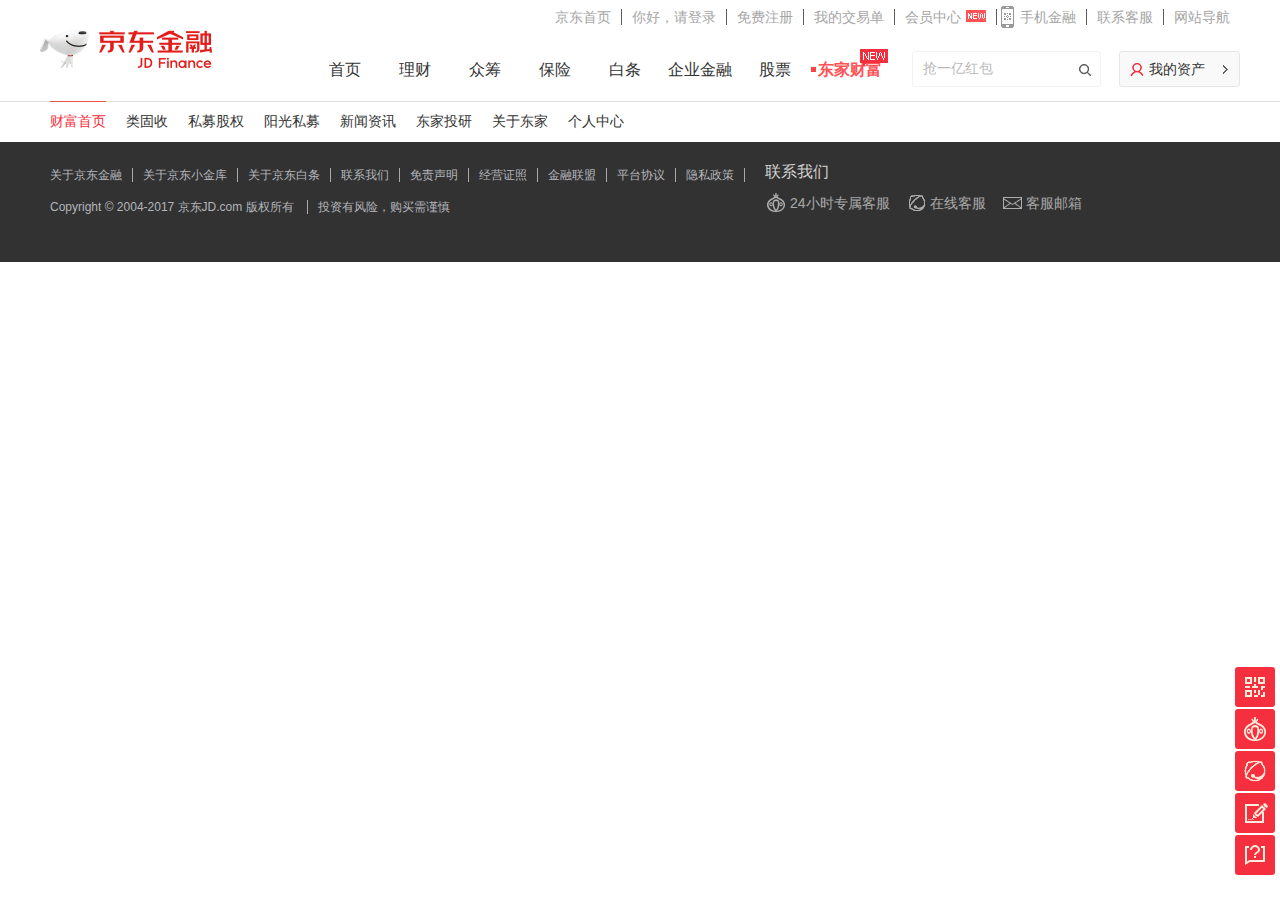
<file: dongjiacaifu.html>
<!DOCTYPE html>
<html lang="en">

<head>
    <meta charset="UTF-8">
    <meta name="viewport" content="width=device-width, initial-scale=1.0">
    <meta http-equiv="X-UA-Compatible" content="ie=edge">
    <title>东家财富</title>
    <link rel="stylesheet" href="./css/base.css">

</head>

<body>
    <header>
        <div style="clear: both;width: 100%;"></div>
        <div class="topNav">
            <div class="topNavBox" style="width:1200px;">
                <ul style="float:right;">
                    <li><a href="javascript:void();">京东首页</a></li>
                    <li><a href="javascript:void();">你好，请登录</a></li>
                    <li><a href="javascript:void();">免费注册</a></li>
                    <li><a href="javascript:void();">我的交易单</a></li>
                    <li><a href="javascript:void();">会员中心<span></span></a></li>
                    <li><a href="javascript:void();"><span></span>手机金融<span></span></a></li>
                    <li><a href="javascript:void();">联系客服<span></span></a></li>
                    <li><a href="javascript:void();">网站导航<span></span></a></li>
                </ul>
            </div>
        </div>
        <div class="navMain">
            <div class="navMainBar">
                <div class="logo">
                    <a href="javascript:void();"><img src="./img/logo-jr-r.png" alt=""></a>
                </div>
                <div class="navMainBox">
                    <ul id="nav-color-black">
                        <li><a href="./index.html">首页</a></li>
                        <li><a href="./licai.html">理财</a>
                            <div class="pulldown">
                                <ul>
                                    <li>
                                        <dl>
                                            <dt>理财精选</dt>
                                            <dd><a href="javascript:void();">理财首页</a></dd>
                                            <dd><a href="javascript:void();">京东小金库</a></dd>
                                        </dl>
                                    </li>
                                    <li>
                                        <dl>
                                            <dt>稳健理财</dt>
                                            <dd><a href="javascript:void();">定期理财</a></dd>
                                        </dl>
                                    </li>
                                    <li>
                                        <dl>
                                            <dt>基金理财</dt>
                                            <dd><a href="javascript:void();">基金超市</a></dd>
                                            <dd><a href="javascript:void();">基金定投</a></dd>
                                            <dd><a href="javascript:void();">基智账户</a></dd>
                                        </dl>
                                    </li>
                                    <li>
                                        <dl>
                                            <dt>特色理财</dt>
                                            <dd><a href="javascript:void();">京东黄金</a></dd>
                                        </dl>
                                    </li>
                                    <li>
                                        <dl>
                                            <dt>投资讯息</dt>
                                            <dd><a href="javascript:void();">慧投策略</a></dd>
                                        </dl>
                                    </li>
                                    <li>
                                        <a href="javascript:void();"><img src="./img/licai-img.png" alt=""></a>
                                    </li>
                                </ul>
                            </div>
                        </li>
                        <li><a href="./zhongchou.html">众筹</a>
                            <div class="pulldown">
                                <ul>
                                    <li>
                                        <dl>
                                            <dt>产品众筹</dt>
                                            <dd><a href="javascript:void();">众筹优选</a></dd>
                                            <dd><a href="javascript:void();">发起项目</a></dd>
                                            <dd><a href="javascript:void();">轻众筹</a></dd>
                                        </dl>
                                    </li>
                                    <li>
                                        <dl>
                                            <dt>众筹分类</dt>
                                            <dd><a href="javascript:void();">科技</a><a href="javascript:void();">家电</a></dd>
                                            <dd><a href="javascript:void();">美食</a><a href="javascript:void();">美学</a></dd>
                                            <dd><a href="javascript:void();">文化</a><a href="javascript:void();">扶贫</a></dd>
                                        </dl>
                                    </li>
                                    <li>
                                        <dl>
                                            <dt>东家</dt>
                                            <dd><a href="javascript:void();">东家精选</a></dd>
                                            <dd><a href="javascript:void();">我要投资</a></dd>
                                            <dd><a href="javascript:void();">东家社区</a></dd>
                                        </dl>
                                    </li>
                                    <li>
                                        <dl>
                                            <dt>互动尝鲜</dt>
                                            <dd><a href="javascript:void();">众筹社区</a></dd>
                                            <dd><a href="javascript:void();">0元测评</a></dd>
                                        </dl>
                                    </li>
                                    <li>
                                        <dl>
                                            <dt>众创生态</dt>
                                            <dd><a href="javascript:void();">京东投创</a></dd>
                                            <dd><a href="javascript:void();">创业服务</a></dd>
                                            <dd><a href="javascript:void();">众创学院</a></dd>
                                        </dl>
                                    </li>
                                    <li>
                                        <a href="javascript:void();"><img src="./img/zhongchou-img.jpg" alt=""></a>
                                    </li>
                                </ul>
                            </div>
                        </li>
                        <li><a href="./baoxian.html">保险</a>
                            <div class="pulldown">
                                <ul>
                                    <li>
                                        <dl>
                                            <dt>保险精选</dt>
                                            <dd><a href="javascript:void();">保险首页</a></dd>
                                            <dd><a href="javascript:void();">车险首页</a></dd>
                                        </dl>
                                    </li>
                                    <li>
                                        <dl>
                                            <dt>车险</dt>
                                            <dd><a href="javascript:void();">人保车险</a></dd>
                                            <dd><a href="javascript:void();">阳光车险</a></dd>
                                            <dd><a href="javascript:void();">中华车险</a></dd>
                                        </dl>
                                    </li>
                                    <li>
                                        <dl>
                                            <dt>意外</dt>
                                            <dd><a href="javascript:void();">交通</a></dd>
                                            <dd><a href="javascript:void();">综合</a></dd>
                                            <dd><a href="javascript:void();">运动</a></dd>
                                        </dl>
                                    </li>
                                    <li>
                                        <dl>
                                            <dt>旅行</dt>
                                            <dd><a href="javascript:void();">境内</a></dd>
                                            <dd><a href="javascript:void();">境外</a></dd>
                                            <dd><a href="javascript:void();">申报</a></dd>
                                        </dl>
                                    </li>
                                    <li>
                                        <dl>
                                            <dt>健康</dt>
                                            <dd><a href="javascript:void();">重大疾病</a></dd>
                                            <dd><a href="javascript:void();">医疗费用</a></dd>
                                            <dd><a href="javascript:void();">防癌保障</a></dd>
                                        </dl>
                                    </li>
                                    <li>
                                        <dl>
                                            <dt>财产</dt>
                                            <dd><a href="javascript:void();">家财</a></dd>
                                            <dd><a href="javascript:void();">责任</a></dd>
                                            <dd><a href="javascript:void();">创新</a></dd>
                                        </dl>
                                    </li>
                                    <li>
                                        <dl>
                                            <dt>人寿</dt>
                                            <dd><a href="javascript:void();">养老储蓄</a></dd>
                                            <dd><a href="javascript:void();">教育储蓄</a></dd>
                                            <dd><a href="javascript:void();">定期寿险</a></dd>
                                        </dl>
                                    </li>
                                    <!-- <li> -->
                                    <!-- <a href="javascript:void();"><img src="./img/baoxian-img.jpg" alt=""></a> -->
                                    <!-- </li> -->
                                </ul>
                            </div>
                        </li>
                        <li><a href="./baitiao.html" class="r-word">白条</a>
                            <div class="pulldown">
                                <ul>
                                    <li>
                                        <dl>
                                            <dt>购物打白条</dt>
                                            <dd><a href="javascript:void();">白条</a></dd>
                                            <dd><a href="javascript:void();">白条优惠</a></dd>
                                            <dd><a href="javascript:void();">白条还款</a></dd>
                                        </dl>
                                    </li>
                                    <li>
                                        <dl>
                                            <dt>生活打白条</dt>
                                            <dd><a href="javascript:void();">买房</a><a href="javascript:void();">旅游</a></dd>
                                            <dd><a href="javascript:void();">租房</a></dd>
                                            <dd><a href="javascript:void();">买房装修</a></dd>
                                        </dl>
                                    </li>
                                    <li>
                                        <dl>
                                            <dt>信用服务</dt>
                                            <dd><a href="javascript:void();">小白信用</a></dd>
                                            <dd><a href="javascript:void();">白条联名卡</a></dd>
                                            <dd><a href="javascript:void();">京东钢镚</a></dd>
                                        </dl>
                                    </li>
                                    <li>
                                        <dl>
                                            <dt>个人/企业服务</dt>
                                            <dd><a href="javascript:void();">金条</a></dd>
                                            <dd><a href="javascript:void();">抵质押贷</a></dd>
                                        </dl>
                                    </li>
                                    <li>
                                        <dl>
                                            <dt>校园金融</dt>
                                            <dd><a href="javascript:void();">校园特权</a></dd>
                                        </dl>
                                    </li>
                                    <li>
                                        <dl>
                                            <dt>农村金融</dt>
                                            <dd><a href="javascript:void();">乡村白条</a></dd>
                                            <dd><a href="javascript:void();">京农贷</a></dd>
                                        </dl>
                                    </li>
                                    <!-- <li> -->
                                    <!-- <a href="javascript:void();"><img src="./img/baoxian-img.jpg" alt=""></a> -->
                                    <!-- </li> -->
                                </ul>
                            </div>
                        </li>
                        <li><a href="./qiyejinrong.html">企业金融</a>
                            <div class="pulldown">
                                <ul>
                                    <li>
                                        <dl>
                                            <dt>企业中心</dt>
                                            <dd><a href="javascript:void();">企业金融介绍</a></dd>
                                            <dd><a href="javascript:void();">企业金融服务</a></dd>
                                        </dl>
                                    </li>
                                    <li>
                                        <dl>
                                            <dt>企业融资</dt>
                                            <dd><a href="javascript:void();">京保贝</a><a href="javascript:void();">京小贷</a></dd>
                                            <dd><a href="javascript:void();">动产融资</a><a href="javascript:void();">企业金采</a></dd>
                                        </dl>
                                    </li>
                                    <li>
                                        <dl>
                                            <dt>企业理财</dt>
                                            <dd><a href="javascript:void();">企业金库</a></dd>
                                        </dl>
                                    </li>
                                    <li>
                                        <dl>
                                            <dt>企业征信</dt>
                                            <dd><a href="javascript:void();">蓝鲸征信</a></dd>
                                        </dl>
                                    </li>
                                    <li>
                                        <dl>
                                            <dt>客服中心</dt>
                                            <dd><a href="javascript:void();">常见问题</a></dd>
                                        </dl>
                                    </li>
                                    <li>
                                        <a href="javascript:void();"><img src="./img/qiyejinrong-img.jpg" alt=""></a>
                                    </li>
                                </ul>
                            </div>
                        </li>
                        <li><a href="./gupiao.html">股票</a>
                            <div class="pulldown">
                                <ul>
                                    <li>
                                        <dl>
                                            <dt>炒股工具</dt>
                                            <dd><a href="javascript:void();">APP下载<span></span></a></dd>
                                            <dd><a href="javascript:void();">极速开户<span></span></a></dd>
                                        </dl>
                                    </li>
                                    <li>
                                        <dl>
                                            <dt>特色功能</dt>
                                            <dd><a href="javascript:void();">实时资讯</a></dd>
                                            <dd><a href="javascript:void();">发现牛人</a></dd>
                                        </dl>
                                    </li>
                                    <li>
                                        <dl>
                                            <dt>量化交易</dt>
                                            <dd><a href="javascript:void();">量化平台</a></dd>
                                            <dd><a href="javascript:void();">策略榜</a></dd>
                                            <dd><a href="javascript:void();">量化社区</a></dd>
                                        </dl>
                                    </li>
                                    <li>
                                        <a href="javascript:void();"><img src="./img/gupiao-img1.png" alt=""></a>
                                    </li>
                                    <li>
                                        <a href="javascript:void();"><img src="./img/gupiao-img2.jpg" alt=""></a>
                                    </li>
                                </ul>
                            </div>
                        </li>
                        <li class="current"><a href="javascript:void();">东家财富<span class="icon"><img src="./img/nav-new.gif" alt=""></span></a>
                            <div class="pulldown">
                                <ul>
                                    <li>
                                        <dl>
                                            <dt>东家财富</dt>
                                            <dd><a href="javascript:void();">类固收<span></span></a></dd>
                                            <dd><a href="javascript:void();">私募股权<span></span></a></dd>
                                            <dd><a href="javascript:void();">阳光私募<span></span></a></dd>
                                        </dl>
                                    </li>
                                    <li>
                                        <dl>
                                            <dt>东家海外</dt>
                                            <dd><a href="javascript:void();">海外移民</a></dd>
                                            <dd><a href="javascript:void();">海外留学</a></dd>
                                            <dd><a href="javascript:void();">海外置业</a></dd>
                                            <dd><a href="javascript:void();">海外求职</a></dd>
                                        </dl>
                                    </li>
                                    <li>
                                        <a href="javascript:void();"><img src="./img/dongjiacaifu-img1.jpg" alt=""></a>
                                    </li>
                                    <li>
                                        <a href="javascript:void();"><img src="./img/dongjiacaifu-img2.jpg" alt=""></a>
                                    </li>
                                </ul>
                            </div>
                        </li>
                    </ul>
                </div>
                <div class="searchBar">
                    <div class="searchBox">
                        <input type="text" placeholder="抢一亿红包">
                        <a href="javascript:void();"></a>
                    </div>
                </div>
                <div class="users">
                    <div class="usersBox">
                        <span class="usersHeadPic"></span>
                        <a href="javascript:void();">我的资产</a>
                        <span class="usersArrowPic"></span>
                    </div>
                </div>
            </div>
        </div>
        <div class="subNav">
            <ul>
                <li><a href="javascript:void();" class="current">财富首页</a></li>
                <li><a href="javascript:void();">类固收</a></li>
                <li><a href="javascript:void();">私募股权</a></li>
                <li><a href="javascript:void();">阳光私募</a></li>
                <li><a href="javascript:void();">新闻资讯</a></li>
                <li><a href="javascript:void();">东家投研</a></li>
                <li><a href="javascript:void();">关于东家</a></li>
                <li><a href="javascript:void();">个人中心</a></li>
            </ul>
        </div>

    </header>
    <div class="sideBar">
        <ul>
            <li>
                <a href="javascript:void();" class="sidep5"></a>
            </li>
            <li>
                <a href="javascript:void();" class="sidep9"></a>
            </li>
            <li>
                <a href="javascript:void();" class="sidep7"></a>
            </li>
            <li>
                <a href="javascript:void();" class="sidep1"></a>
            </li>
            <li>
                <a href="javascript:void();" class="sidep3"></a>
            </li>
            <li>
                <a href="javascript:void();" class="sidep2"></a>
            </li>
        </ul>
    </div>
    <footer>
        <div class="footerBox">

            <div class="footerLeftBar">
                <ul>
                    <li><a href="javascript:void();">关于京东金融</a></li>
                    <li><a href="javascript:void();">关于京东小金库</a></li>
                    <li><a href="javascript:void();">关于京东白条</a></li>
                    <li><a href="javascript:void();">联系我们</a></li>
                    <li><a href="javascript:void();">免责声明</a></li>
                    <li><a href="javascript:void();">经营证照</a></li>
                    <li><a href="javascript:void();">金融联盟</a></li>
                    <li><a href="javascript:void();">平台协议</a></li>
                    <li><a href="javascript:void();">隐私政策</a></li>
                </ul>
                <p class="copyright">
                    Copyright © 2004-2017 京东JD.com 版权所有
                    <span>投资有风险，购买需谨慎</span>
                </p>
            </div>
            <div class="footerRightBar">
                <dl>
                    <dt>联系我们</dt>
                    <dd><a href="javascript:void();"><span></span>24小时专属客服</a></dd>
                    <dd><a href="javascript:void();"><span></span>在线客服</a></dd>
                    <dd><a href="javascript:void();"><span></span>客服邮箱</a></dd>
                </dl>
            </div>
        </div>
    </footer>

    <script src="./js/jquery-3.2.1.min.js"></script>
    <script>
        function navMainTab() {
            $(".navMainBox").children("ul").children("li").children("a").hover(function() {
                $(this).siblings(".pulldown").css("display", "block");
            }, function() {
                $(this).siblings(".pulldown").css("display", "none");
            });
            $(".pulldown").hover(function() {
                $(this).css("display", "block");
            }, function() {
                $(this).css("display", "none");
            });
        }
        navMainTab();
        $(window).on("scroll", function() {
            var scrTop = $(window).scrollTop();
            if (scrTop > 200) {
                if ($(".topBarFixed").length == 0) {
                    $(".navMain").clone().addClass("topBarFixed").appendTo($("header"));
                    navMainTab();
                }
            } else {
                $(".topBarFixed").remove();
            }
        });
    </script>
</body>

</html>
</file>
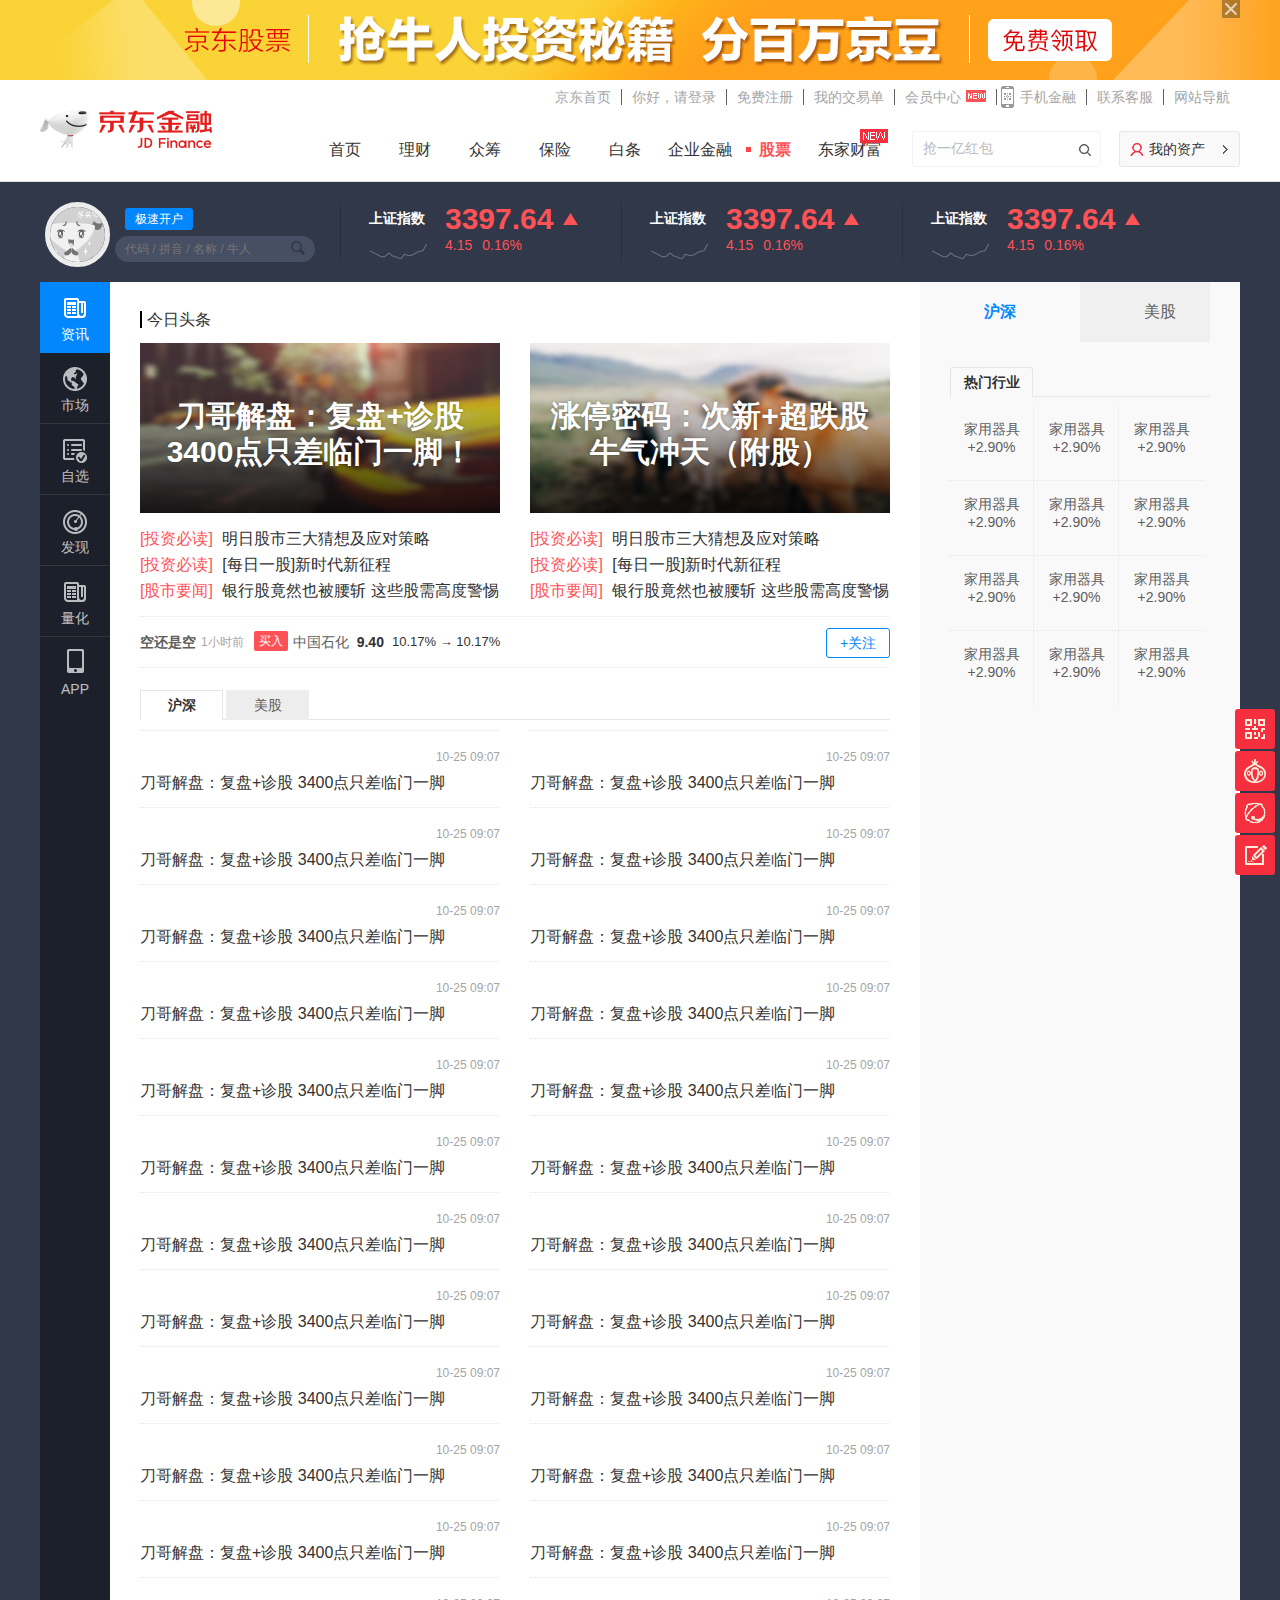
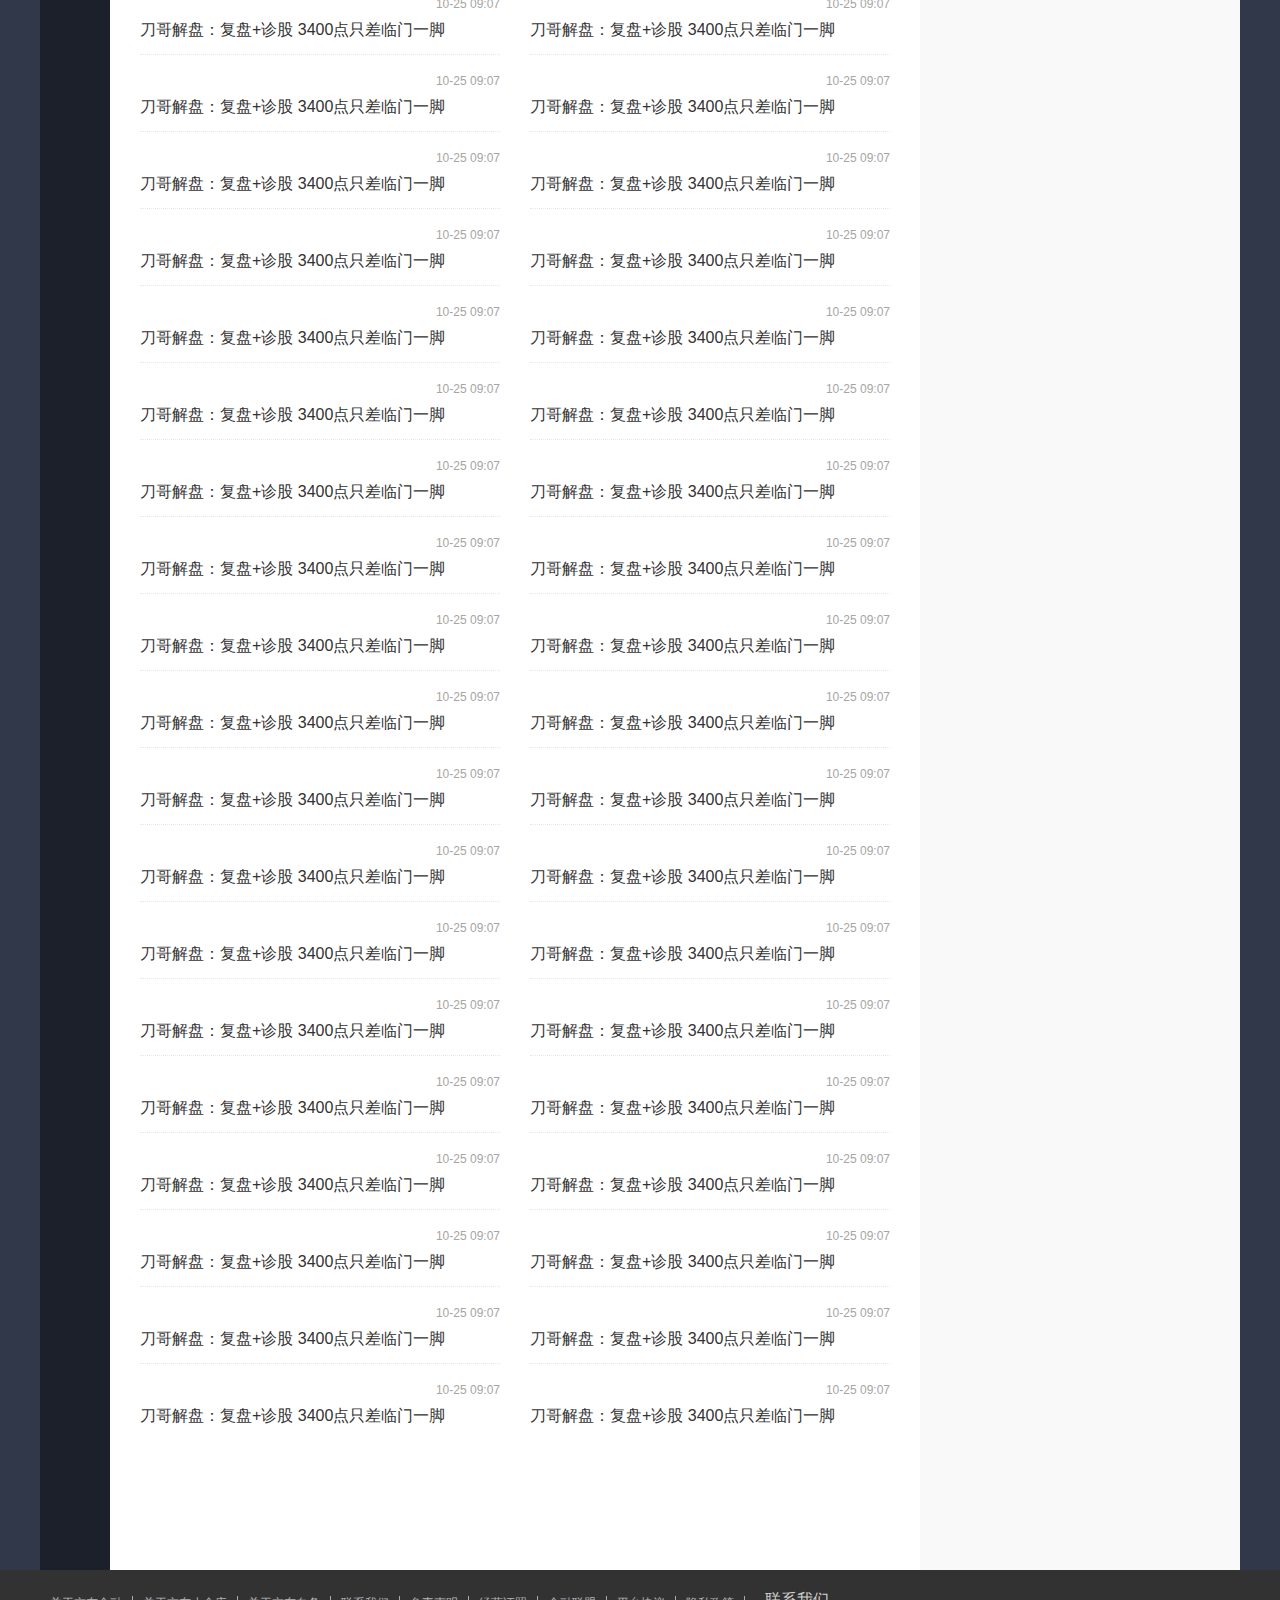
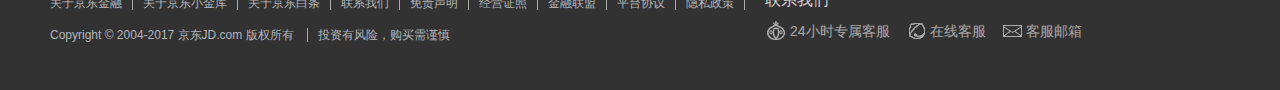
<file: gupiao.html>
<!DOCTYPE html>
<html lang="en">

<head>
    <meta charset="UTF-8">
    <meta name="viewport" content="width=device-width, initial-scale=1.0">
    <meta http-equiv="X-UA-Compatible" content="ie=edge">
    <title>京东股票-互联网投资综合服务平台</title>
    <link rel="stylesheet" href="./css/base.css">
    <link rel="stylesheet" href="./css/gupiao.css">

</head>

<body>
    <header>
        <div class="topBanner">
            <a href="javascript:void();">
                <span></span>
            </a>
        </div>
        <div style="clear: both;width: 100%;"></div>
        <div class="topNav">
            <div class="topNavBox" style="width:1200px;">
                <ul style="float:right;">
                    <li><a href="javascript:void();">京东首页</a></li>
                    <li><a href="javascript:void();">你好，请登录</a></li>
                    <li><a href="javascript:void();">免费注册</a></li>
                    <li><a href="javascript:void();">我的交易单</a></li>
                    <li><a href="javascript:void();">会员中心<span></span></a></li>
                    <li><a href="javascript:void();"><span></span>手机金融<span></span></a></li>
                    <li><a href="javascript:void();">联系客服<span></span></a></li>
                    <li><a href="javascript:void();">网站导航<span></span></a></li>
                </ul>
            </div>
        </div>
        <div class="navMain">
            <div class="navMainBar">
                <div class="logo">
                    <a href="javascript:void();"><img src="./img/logo-jr-r.png" alt=""></a>
                </div>
                <div class="navMainBox">
                    <ul>
                        <li><a href="./index.html">首页</a></li>
                        <li><a href="./licai.html">理财</a>
                            <div class="pulldown">
                                <ul>
                                    <li>
                                        <dl>
                                            <dt>理财精选</dt>
                                            <dd><a href="#">理财首页</a></dd>
                                            <dd><a href="#">京东小金库</a></dd>
                                        </dl>
                                    </li>
                                    <li>
                                        <dl>
                                            <dt>稳健理财</dt>
                                            <dd><a href="#">定期理财</a></dd>
                                        </dl>
                                    </li>
                                    <li>
                                        <dl>
                                            <dt>基金理财</dt>
                                            <dd><a href="#">基金超市</a></dd>
                                            <dd><a href="#">基金定投</a></dd>
                                            <dd><a href="#">基智账户</a></dd>
                                        </dl>
                                    </li>
                                    <li>
                                        <dl>
                                            <dt>特色理财</dt>
                                            <dd><a href="#">京东黄金</a></dd>
                                        </dl>
                                    </li>
                                    <li>
                                        <dl>
                                            <dt>投资讯息</dt>
                                            <dd><a href="#">慧投策略</a></dd>
                                        </dl>
                                    </li>
                                    <li>
                                        <a href="#"><img src="./img/licai-img.png" alt=""></a>
                                    </li>
                                </ul>
                            </div>
                        </li>
                        <li><a href="./zhongchou.html">众筹</a>
                            <div class="pulldown">
                                <ul>
                                    <li>
                                        <dl>
                                            <dt>产品众筹</dt>
                                            <dd><a href="#">众筹优选</a></dd>
                                            <dd><a href="#">发起项目</a></dd>
                                            <dd><a href="#">轻众筹</a></dd>
                                        </dl>
                                    </li>
                                    <li>
                                        <dl>
                                            <dt>众筹分类</dt>
                                            <dd><a href="#">科技</a><a href="#">家电</a></dd>
                                            <dd><a href="#">美食</a><a href="#">美学</a></dd>
                                            <dd><a href="#">文化</a><a href="#">扶贫</a></dd>
                                        </dl>
                                    </li>
                                    <li>
                                        <dl>
                                            <dt>东家</dt>
                                            <dd><a href="#">东家精选</a></dd>
                                            <dd><a href="#">我要投资</a></dd>
                                            <dd><a href="#">东家社区</a></dd>
                                        </dl>
                                    </li>
                                    <li>
                                        <dl>
                                            <dt>互动尝鲜</dt>
                                            <dd><a href="#">众筹社区</a></dd>
                                            <dd><a href="#">0元测评</a></dd>
                                        </dl>
                                    </li>
                                    <li>
                                        <dl>
                                            <dt>众创生态</dt>
                                            <dd><a href="#">京东投创</a></dd>
                                            <dd><a href="#">创业服务</a></dd>
                                            <dd><a href="#">众创学院</a></dd>
                                        </dl>
                                    </li>
                                    <li>
                                        <a href="#"><img src="./img/zhongchou-img.jpg" alt=""></a>
                                    </li>
                                </ul>
                            </div>
                        </li>
                        <li><a href="./baoxian.html">保险</a>
                            <div class="pulldown">
                                <ul>
                                    <li>
                                        <dl>
                                            <dt>保险精选</dt>
                                            <dd><a href="#">保险首页</a></dd>
                                            <dd><a href="#">车险首页</a></dd>
                                        </dl>
                                    </li>
                                    <li>
                                        <dl>
                                            <dt>车险</dt>
                                            <dd><a href="#">人保车险</a></dd>
                                            <dd><a href="#">阳光车险</a></dd>
                                            <dd><a href="#">中华车险</a></dd>
                                        </dl>
                                    </li>
                                    <li>
                                        <dl>
                                            <dt>意外</dt>
                                            <dd><a href="#">交通</a></dd>
                                            <dd><a href="#">综合</a></dd>
                                            <dd><a href="#">运动</a></dd>
                                        </dl>
                                    </li>
                                    <li>
                                        <dl>
                                            <dt>旅行</dt>
                                            <dd><a href="#">境内</a></dd>
                                            <dd><a href="#">境外</a></dd>
                                            <dd><a href="#">申报</a></dd>
                                        </dl>
                                    </li>
                                    <li>
                                        <dl>
                                            <dt>健康</dt>
                                            <dd><a href="#">重大疾病</a></dd>
                                            <dd><a href="#">医疗费用</a></dd>
                                            <dd><a href="#">防癌保障</a></dd>
                                        </dl>
                                    </li>
                                    <li>
                                        <dl>
                                            <dt>财产</dt>
                                            <dd><a href="#">家财</a></dd>
                                            <dd><a href="#">责任</a></dd>
                                            <dd><a href="#">创新</a></dd>
                                        </dl>
                                    </li>
                                    <li>
                                        <dl>
                                            <dt>人寿</dt>
                                            <dd><a href="#">养老储蓄</a></dd>
                                            <dd><a href="#">教育储蓄</a></dd>
                                            <dd><a href="#">定期寿险</a></dd>
                                        </dl>
                                    </li>
                                    <!-- <li> -->
                                    <!-- <a href="#"><img src="./img/baoxian-img.jpg" alt=""></a> -->
                                    <!-- </li> -->
                                </ul>
                            </div>
                        </li>
                        <li><a href="./baitiao.html">白条</a>
                            <div class="pulldown">
                                <ul>
                                    <li>
                                        <dl>
                                            <dt>购物打白条</dt>
                                            <dd><a href="#">白条</a></dd>
                                            <dd><a href="#">白条优惠</a></dd>
                                            <dd><a href="#">白条还款</a></dd>
                                        </dl>
                                    </li>
                                    <li>
                                        <dl>
                                            <dt>生活打白条</dt>
                                            <dd><a href="#">买房</a><a href="#">旅游</a></dd>
                                            <dd><a href="#">租房</a></dd>
                                            <dd><a href="#">买房装修</a></dd>
                                        </dl>
                                    </li>
                                    <li>
                                        <dl>
                                            <dt>信用服务</dt>
                                            <dd><a href="#">小白信用</a></dd>
                                            <dd><a href="#">白条联名卡</a></dd>
                                            <dd><a href="#">京东钢镚</a></dd>
                                        </dl>
                                    </li>
                                    <li>
                                        <dl>
                                            <dt>个人/企业服务</dt>
                                            <dd><a href="#">金条</a></dd>
                                            <dd><a href="#">抵质押贷</a></dd>
                                        </dl>
                                    </li>
                                    <li>
                                        <dl>
                                            <dt>校园金融</dt>
                                            <dd><a href="#">校园特权</a></dd>
                                        </dl>
                                    </li>
                                    <li>
                                        <dl>
                                            <dt>农村金融</dt>
                                            <dd><a href="#">乡村白条</a></dd>
                                            <dd><a href="#">京农贷</a></dd>
                                        </dl>
                                    </li>
                                    <!-- <li> -->
                                    <!-- <a href="#"><img src="./img/baoxian-img.jpg" alt=""></a> -->
                                    <!-- </li> -->
                                </ul>
                            </div>
                        </li>
                        <li><a href="./qiyejinrong.html">企业金融</a>
                            <div class="pulldown">
                                <ul>
                                    <li>
                                        <dl>
                                            <dt>企业中心</dt>
                                            <dd><a href="#">企业金融介绍</a></dd>
                                            <dd><a href="#">企业金融服务</a></dd>
                                        </dl>
                                    </li>
                                    <li>
                                        <dl>
                                            <dt>企业融资</dt>
                                            <dd><a href="#">京保贝</a><a href="#">京小贷</a></dd>
                                            <dd><a href="#">动产融资</a><a href="#">企业金采</a></dd>
                                        </dl>
                                    </li>
                                    <li>
                                        <dl>
                                            <dt>企业理财</dt>
                                            <dd><a href="#">企业金库</a></dd>
                                        </dl>
                                    </li>
                                    <li>
                                        <dl>
                                            <dt>企业征信</dt>
                                            <dd><a href="#">蓝鲸征信</a></dd>
                                        </dl>
                                    </li>
                                    <li>
                                        <dl>
                                            <dt>客服中心</dt>
                                            <dd><a href="#">常见问题</a></dd>
                                        </dl>
                                    </li>
                                    <li>
                                        <a href="#"><img src="./img/qiyejinrong-img.jpg" alt=""></a>
                                    </li>
                                </ul>
                            </div>
                        </li>
                        <li class="current"><a href="./gupiao.html">股票</a>
                            <div class="pulldown">
                                <ul>
                                    <li>
                                        <dl>
                                            <dt>炒股工具</dt>
                                            <dd><a href="#">APP下载<span></span></a></dd>
                                            <dd><a href="#">极速开户<span></span></a></dd>
                                        </dl>
                                    </li>
                                    <li>
                                        <dl>
                                            <dt>特色功能</dt>
                                            <dd><a href="#">实时资讯</a></dd>
                                            <dd><a href="#">发现牛人</a></dd>
                                        </dl>
                                    </li>
                                    <li>
                                        <dl>
                                            <dt>量化交易</dt>
                                            <dd><a href="#">量化平台</a></dd>
                                            <dd><a href="#">策略榜</a></dd>
                                            <dd><a href="#">量化社区</a></dd>
                                        </dl>
                                    </li>
                                    <li>
                                        <a href="#"><img src="./img/gupiao-img1.png" alt=""></a>
                                    </li>
                                    <li>
                                        <a href="#"><img src="./img/gupiao-img2.jpg" alt=""></a>
                                    </li>
                                </ul>
                            </div>
                        </li>
                        <li><a href="./dongjiacaifu.html">东家财富<span class="icon"><img src="./img/nav-new.gif" alt=""></span></a>
                            <div class="pulldown">
                                <ul>
                                    <li>
                                        <dl>
                                            <dt>东家财富</dt>
                                            <dd><a href="#">类固收<span></span></a></dd>
                                            <dd><a href="#">私募股权<span></span></a></dd>
                                            <dd><a href="#">阳光私募<span></span></a></dd>
                                        </dl>
                                    </li>
                                    <li>
                                        <dl>
                                            <dt>东家海外</dt>
                                            <dd><a href="#">海外移民</a></dd>
                                            <dd><a href="#">海外留学</a></dd>
                                            <dd><a href="#">海外置业</a></dd>
                                            <dd><a href="#">海外求职</a></dd>
                                        </dl>
                                    </li>
                                    <li>
                                        <a href="#"><img src="./img/dongjiacaifu-img1.jpg" alt=""></a>
                                    </li>
                                    <li>
                                        <a href="#"><img src="./img/dongjiacaifu-img2.jpg" alt=""></a>
                                    </li>
                                </ul>
                            </div>
                        </li>
                    </ul>
                </div>
                <div class="searchBar">
                    <div class="searchBox">
                        <input type="text" placeholder="抢一亿红包">
                        <a href="javascript:void();"></a>
                    </div>
                </div>
                <div class="users">
                    <div class="usersBox">
                        <span class="usersHeadPic"></span>
                        <a href="javascript:void();">我的资产</a>
                        <span class="usersArrowPic"></span>
                    </div>
                </div>
            </div>
        </div>
        <div class="subNav">
        </div>
    </header>
    <div class="main">
        <dl>
            <dt>
                <div>
                    <span><img src="./img/gupiao-no-img_mid_.jpg" alt=""></span>
                </div>
                <div>
                    <a href="javascript:void();">极速开户</a>
                    <p><input type="text" placeholder="代码 / 拼音 / 名称 / 牛人"><a href="javascript:void();"></a></p>
                </div>
            </dt>
            <dd>
                <span></span>
                <ul>
                    <li>
                        <a href="javascript:void();">
                            <div>
                                <p>上证指数</p>
                            </div>
                            <div>
                                <p>3397.64<span></span></p>
                                <p><span>4.15</span><span>0.16%</span></p>
                            </div>
                        </a>
                    </li>
                    <li>
                        <a href="javascript:void();">
                            <div>
                                <p>上证指数</p>
                            </div>
                            <div>
                                <p>3397.64<span></span></p>
                                <p><span>4.15</span><span>0.16%</span></p>
                            </div>
                        </a>
                    </li>
                    <li>
                        <a href="javascript:void();">
                            <div>
                                <p>上证指数</p>
                            </div>
                            <div>
                                <p>3397.64<span></span></p>
                                <p><span>4.15</span><span>0.16%</span></p>
                            </div>
                        </a>
                    </li>
                    <li>
                        <a href="javascript:void();">
                            <div>
                                <p>上证指数</p>
                            </div>
                            <div>
                                <p>3397.64<span></span></p>
                                <p><span>4.15</span><span>0.16%</span></p>
                            </div>
                        </a>
                    </li>
                    <li>
                        <a href="javascript:void();">
                            <div>
                                <p>上证指数</p>
                            </div>
                            <div>
                                <p>3397.64<span></span></p>
                                <p><span>4.15</span><span>0.16%</span></p>
                            </div>
                        </a>
                    </li>
                </ul>
            </dd>
        </dl>
        <div class="mainContent">
            <div class="mainLeftBar">
                <ul>
                    <li class="current">
                        <a href="javascript:void();">资讯</a>
                    </li>
                    <li class="">
                        <a href="javascript:void();">市场</a>
                    </li>
                    <li class="">
                        <a href="javascript:void();">自选</a>
                    </li>
                    <li class="">
                        <a href="javascript:void();">发现</a>
                    </li>
                    <li class="">
                        <a href="javascript:void();">量化</a>
                    </li>
                    <li class="">
                        <a href="javascript:void();">APP</a>
                    </li>
                </ul>
            </div>
            <div class="mainMidBar">
                <p><span></span>今日头条</p>
                <ul class="mainMidTop">
                    <li>
                        <a href="javascript:void();">
                            <img src="./img/gupiao-main-top-p1.png" alt="">
                            <p>刀哥解盘：复盘+诊股 3400点只差临门一脚！</p>
                        </a>
                        <p><a href="javascript:void();"><span>[投资必读]</span> 明日股市三大猜想及应对策略</a></p>
                        <p><a href="javascript:void();"><span>[投资必读]</span> [每日一股]新时代新征程</a></p>
                        <p><a href="javascript:void();"><span>[股市要闻]</span> 银行股竟然也被腰斩 这些股需高度警惕</a></p>
                    </li>
                    <li>
                        <a href="javascript:void();">
                            <img src="./img/gupiao-main-top-p2.png" alt="">
                            <p>涨停密码：次新+超跌股 牛气冲天（附股）</p>
                        </a>
                        <p><a href="javascript:void();"><span>[投资必读]</span> 明日股市三大猜想及应对策略</a></p>
                        <p><a href="javascript:void();"><span>[投资必读]</span> [每日一股]新时代新征程</a></p>
                        <p><a href="javascript:void();"><span>[股市要闻]</span> 银行股竟然也被腰斩 这些股需高度警惕</a></p>
                    </li>
                </ul>
                <div class="buyShow">
                    <ul>
                        <li>
                            <p>
                                <a href="javascript:void();" class="userName">空还是空</a>
                                <span class="time">1小时前</span>
                                <span class="status status-buy">买入</span>
                                <a href="javascript:void();" class="gupiaoName">中国石化</a>
                                <span class="strong">9.40 </span>
                                <span class="trend"> 10.17% → 10.17%</span>
                                <a href="javascript:void();" class="atten">+关注</a>
                            </p>
                        </li>
                        <li>
                            <p>
                                <a href="javascript:void();" class="userName">空空</a>
                                <span class="time">1小时前</span>
                                <span class="status status-buy">买入</span>
                                <a href="javascript:void();" class="gupiaoName">中国石化</a>
                                <span class="strong">9.40 </span>
                                <span class="trend"> 10.17% → 10.17%</span>
                                <a href="javascript:void();" class="atten">+关注</a>
                            </p>
                        </li>
                        <li>
                            <p>
                                <a href="javascript:void();" class="userName">空还是空</a>
                                <span class="time">1小时前</span>
                                <span class="status status-buy">买入</span>
                                <a href="javascript:void();" class="gupiaoName">中国石化</a>
                                <span class="strong">9.40 </span>
                                <span class="trend"> 10.17% → 10.17%</span>
                                <a href="javascript:void();" class="atten">+关注</a>
                            </p>
                        </li>
                        <li>
                            <p>
                                <a href="javascript:void();" class="userName">空还是空</a>
                                <span class="time">1小时前</span>
                                <span class="status status-sell">卖出</span>
                                <a href="javascript:void();" class="gupiaoName">中国哇哈哈</a>
                                <span class="strong">9.40 </span>
                                <span class="trend"> 10.17% → 10.17%</span>
                                <a href="javascript:void();" class="atten">+关注</a>
                            </p>
                        </li>
                        <li>
                            <p>
                                <a href="javascript:void();" class="userName">包包</a>
                                <span class="time">1小时前</span>
                                <span class="status status-buy">买入</span>
                                <a href="javascript:void();" class="gupiaoName">中国石化</a>
                                <span class="strong">9.40 </span>
                                <span class="trend"> 10.17% → 10.17%</span>
                                <a href="javascript:void();" class="atten">+关注</a>
                            </p>
                        </li>
                        <li>
                            <p>
                                <a href="javascript:void();" class="userName">空还是空</a>
                                <span class="time">1小时前</span>
                                <span class="status status-buy">买入</span>
                                <a href="javascript:void();" class="gupiaoName">中国石化</a>
                                <span class="strong">9.40 </span>
                                <span class="trend"> 10.17% → 10.17%</span>
                                <a href="javascript:void();" class="atten">no关注</a>
                            </p>
                        </li>
                        <li>
                            <p>
                                <a href="javascript:void();" class="userName">空还是空</a>
                                <span class="time">1小时前</span>
                                <span class="status status-buy">买入</span>
                                <a href="javascript:void();" class="gupiaoName">中国石化</a>
                                <span class="strong">9.40 </span>
                                <span class="trend"> 10.17% → 10.17%</span>
                                <a href="javascript:void();" class="atten">no关注</a>
                            </p>
                        </li>
                        <li>
                            <p>
                                <a href="javascript:void();" class="userName">空还是空</a>
                                <span class="time">1小时前</span>
                                <span class="status status-buy">买入</span>
                                <a href="javascript:void();" class="gupiaoName">中国石化</a>
                                <span class="strong">9.40 </span>
                                <span class="trend"> 10.17% → 10.17%</span>
                                <a href="javascript:void();" class="atten">no关注</a>
                            </p>
                        </li>
                        <li>
                            <p>
                                <a href="javascript:void();" class="userName">空还是空</a>
                                <span class="time">1小时前</span>
                                <span class="status status-buy">买入</span>
                                <a href="javascript:void();" class="gupiaoName">中国石化</a>
                                <span class="strong">9.40 </span>
                                <span class="trend"> 10.17% → 10.17%</span>
                                <a href="javascript:void();" class="atten">+关注</a>
                            </p>
                        </li>
                        <li>
                            <p>
                                <a href="javascript:void();" class="userName">空还是空</a>
                                <span class="time">1小时前</span>
                                <span class="status status-buy">买入</span>
                                <a href="javascript:void();" class="gupiaoName">中国石化</a>
                                <span class="strong">9.40 </span>
                                <span class="trend"> 10.17% → 10.17%</span>
                                <a href="javascript:void();" class="atten">+关注</a>
                            </p>
                        </li>
                    </ul>
                </div>
                <div class="mainList">
                    <dl>
                        <dt>
                            <ul>
                                <li class="current">沪深</li>
                                <li>美股</li>
                            </ul>
                        </dt>
                        <dd>
                            <ul class="current">
                                <li>
                                    <p class="time">10-25 09:07</p>
                                    <p class="title"><a href="javascript:void();">刀哥解盘：复盘+诊股 3400点只差临门一脚</a></p>
                                </li>
                                <li>
                                    <p class="time">10-25 09:07</p>
                                    <p class="title"><a href="javascript:void();">刀哥解盘：复盘+诊股 3400点只差临门一脚</a></p>
                                </li>
                                <li>
                                    <p class="time">10-25 09:07</p>
                                    <p class="title"><a href="javascript:void();">刀哥解盘：复盘+诊股 3400点只差临门一脚</a></p>
                                </li>
                                <li>
                                    <p class="time">10-25 09:07</p>
                                    <p class="title"><a href="javascript:void();">刀哥解盘：复盘+诊股 3400点只差临门一脚</a></p>
                                </li>
                                <li>
                                    <p class="time">10-25 09:07</p>
                                    <p class="title"><a href="javascript:void();">刀哥解盘：复盘+诊股 3400点只差临门一脚</a></p>
                                </li>
                                <li>
                                    <p class="time">10-25 09:07</p>
                                    <p class="title"><a href="javascript:void();">刀哥解盘：复盘+诊股 3400点只差临门一脚</a></p>
                                </li>
                                <li>
                                    <p class="time">10-25 09:07</p>
                                    <p class="title"><a href="javascript:void();">刀哥解盘：复盘+诊股 3400点只差临门一脚</a></p>
                                </li>
                                <li>
                                    <p class="time">10-25 09:07</p>
                                    <p class="title"><a href="javascript:void();">刀哥解盘：复盘+诊股 3400点只差临门一脚</a></p>
                                </li>
                                <li>
                                    <p class="time">10-25 09:07</p>
                                    <p class="title"><a href="javascript:void();">刀哥解盘：复盘+诊股 3400点只差临门一脚</a></p>
                                </li>
                                <li>
                                    <p class="time">10-25 09:07</p>
                                    <p class="title"><a href="javascript:void();">刀哥解盘：复盘+诊股 3400点只差临门一脚</a></p>
                                </li>
                                <li>
                                    <p class="time">10-25 09:07</p>
                                    <p class="title"><a href="javascript:void();">刀哥解盘：复盘+诊股 3400点只差临门一脚</a></p>
                                </li>
                                <li>
                                    <p class="time">10-25 09:07</p>
                                    <p class="title"><a href="javascript:void();">刀哥解盘：复盘+诊股 3400点只差临门一脚</a></p>
                                </li>
                                <li>
                                    <p class="time">10-25 09:07</p>
                                    <p class="title"><a href="javascript:void();">刀哥解盘：复盘+诊股 3400点只差临门一脚</a></p>
                                </li>
                                <li>
                                    <p class="time">10-25 09:07</p>
                                    <p class="title"><a href="javascript:void();">刀哥解盘：复盘+诊股 3400点只差临门一脚</a></p>
                                </li>
                                <li>
                                    <p class="time">10-25 09:07</p>
                                    <p class="title"><a href="javascript:void();">刀哥解盘：复盘+诊股 3400点只差临门一脚</a></p>
                                </li>
                                <li>
                                    <p class="time">10-25 09:07</p>
                                    <p class="title"><a href="javascript:void();">刀哥解盘：复盘+诊股 3400点只差临门一脚</a></p>
                                </li>
                                <li>
                                    <p class="time">10-25 09:07</p>
                                    <p class="title"><a href="javascript:void();">刀哥解盘：复盘+诊股 3400点只差临门一脚</a></p>
                                </li>
                                <li>
                                    <p class="time">10-25 09:07</p>
                                    <p class="title"><a href="javascript:void();">刀哥解盘：复盘+诊股 3400点只差临门一脚</a></p>
                                </li>
                                <li>
                                    <p class="time">10-25 09:07</p>
                                    <p class="title"><a href="javascript:void();">刀哥解盘：复盘+诊股 3400点只差临门一脚</a></p>
                                </li>
                                <li>
                                    <p class="time">10-25 09:07</p>
                                    <p class="title"><a href="javascript:void();">刀哥解盘：复盘+诊股 3400点只差临门一脚</a></p>
                                </li>
                                <li>
                                    <p class="time">10-25 09:07</p>
                                    <p class="title"><a href="javascript:void();">刀哥解盘：复盘+诊股 3400点只差临门一脚</a></p>
                                </li>
                                <li>
                                    <p class="time">10-25 09:07</p>
                                    <p class="title"><a href="javascript:void();">刀哥解盘：复盘+诊股 3400点只差临门一脚</a></p>
                                </li>
                                <li>
                                    <p class="time">10-25 09:07</p>
                                    <p class="title"><a href="javascript:void();">刀哥解盘：复盘+诊股 3400点只差临门一脚</a></p>
                                </li>
                                <li>
                                    <p class="time">10-25 09:07</p>
                                    <p class="title"><a href="javascript:void();">刀哥解盘：复盘+诊股 3400点只差临门一脚</a></p>
                                </li>
                                <li>
                                    <p class="time">10-25 09:07</p>
                                    <p class="title"><a href="javascript:void();">刀哥解盘：复盘+诊股 3400点只差临门一脚</a></p>
                                </li>
                                <li>
                                    <p class="time">10-25 09:07</p>
                                    <p class="title"><a href="javascript:void();">刀哥解盘：复盘+诊股 3400点只差临门一脚</a></p>
                                </li>
                                <li>
                                    <p class="time">10-25 09:07</p>
                                    <p class="title"><a href="javascript:void();">刀哥解盘：复盘+诊股 3400点只差临门一脚</a></p>
                                </li>
                                <li>
                                    <p class="time">10-25 09:07</p>
                                    <p class="title"><a href="javascript:void();">刀哥解盘：复盘+诊股 3400点只差临门一脚</a></p>
                                </li>
                                <li>
                                    <p class="time">10-25 09:07</p>
                                    <p class="title"><a href="javascript:void();">刀哥解盘：复盘+诊股 3400点只差临门一脚</a></p>
                                </li>
                                <li>
                                    <p class="time">10-25 09:07</p>
                                    <p class="title"><a href="javascript:void();">刀哥解盘：复盘+诊股 3400点只差临门一脚</a></p>
                                </li>
                                <li>
                                    <p class="time">10-25 09:07</p>
                                    <p class="title"><a href="javascript:void();">刀哥解盘：复盘+诊股 3400点只差临门一脚</a></p>
                                </li>
                                <li>
                                    <p class="time">10-25 09:07</p>
                                    <p class="title"><a href="javascript:void();">刀哥解盘：复盘+诊股 3400点只差临门一脚</a></p>
                                </li>
                                <li>
                                    <p class="time">10-25 09:07</p>
                                    <p class="title"><a href="javascript:void();">刀哥解盘：复盘+诊股 3400点只差临门一脚</a></p>
                                </li>
                                <li>
                                    <p class="time">10-25 09:07</p>
                                    <p class="title"><a href="javascript:void();">刀哥解盘：复盘+诊股 3400点只差临门一脚</a></p>
                                </li>
                                <li>
                                    <p class="time">10-25 09:07</p>
                                    <p class="title"><a href="javascript:void();">刀哥解盘：复盘+诊股 3400点只差临门一脚</a></p>
                                </li>
                                <li>
                                    <p class="time">10-25 09:07</p>
                                    <p class="title"><a href="javascript:void();">刀哥解盘：复盘+诊股 3400点只差临门一脚</a></p>
                                </li>
                                <li>
                                    <p class="time">10-25 09:07</p>
                                    <p class="title"><a href="javascript:void();">刀哥解盘：复盘+诊股 3400点只差临门一脚</a></p>
                                </li>
                                <li>
                                    <p class="time">10-25 09:07</p>
                                    <p class="title"><a href="javascript:void();">刀哥解盘：复盘+诊股 3400点只差临门一脚</a></p>
                                </li>
                                <li>
                                    <p class="time">10-25 09:07</p>
                                    <p class="title"><a href="javascript:void();">刀哥解盘：复盘+诊股 3400点只差临门一脚</a></p>
                                </li>
                                <li>
                                    <p class="time">10-25 09:07</p>
                                    <p class="title"><a href="javascript:void();">刀哥解盘：复盘+诊股 3400点只差临门一脚</a></p>
                                </li>
                                <li>
                                    <p class="time">10-25 09:07</p>
                                    <p class="title"><a href="javascript:void();">刀哥解盘：复盘+诊股 3400点只差临门一脚</a></p>
                                </li>
                                <li>
                                    <p class="time">10-25 09:07</p>
                                    <p class="title"><a href="javascript:void();">刀哥解盘：复盘+诊股 3400点只差临门一脚</a></p>
                                </li>
                                <li>
                                    <p class="time">10-25 09:07</p>
                                    <p class="title"><a href="javascript:void();">刀哥解盘：复盘+诊股 3400点只差临门一脚</a></p>
                                </li>
                                <li>
                                    <p class="time">10-25 09:07</p>
                                    <p class="title"><a href="javascript:void();">刀哥解盘：复盘+诊股 3400点只差临门一脚</a></p>
                                </li>
                                <li>
                                    <p class="time">10-25 09:07</p>
                                    <p class="title"><a href="javascript:void();">刀哥解盘：复盘+诊股 3400点只差临门一脚</a></p>
                                </li>
                                <li>
                                    <p class="time">10-25 09:07</p>
                                    <p class="title"><a href="javascript:void();">刀哥解盘：复盘+诊股 3400点只差临门一脚</a></p>
                                </li>
                                <li>
                                    <p class="time">10-25 09:07</p>
                                    <p class="title"><a href="javascript:void();">刀哥解盘：复盘+诊股 3400点只差临门一脚</a></p>
                                </li>
                                <li>
                                    <p class="time">10-25 09:07</p>
                                    <p class="title"><a href="javascript:void();">刀哥解盘：复盘+诊股 3400点只差临门一脚</a></p>
                                </li>
                                <li>
                                    <p class="time">10-25 09:07</p>
                                    <p class="title"><a href="javascript:void();">刀哥解盘：复盘+诊股 3400点只差临门一脚</a></p>
                                </li>
                                <li>
                                    <p class="time">10-25 09:07</p>
                                    <p class="title"><a href="javascript:void();">刀哥解盘：复盘+诊股 3400点只差临门一脚</a></p>
                                </li>
                                <li>
                                    <p class="time">10-25 09:07</p>
                                    <p class="title"><a href="javascript:void();">刀哥解盘：复盘+诊股 3400点只差临门一脚</a></p>
                                </li>
                                <li>
                                    <p class="time">10-25 09:07</p>
                                    <p class="title"><a href="javascript:void();">刀哥解盘：复盘+诊股 3400点只差临门一脚</a></p>
                                </li>
                                <li>
                                    <p class="time">10-25 09:07</p>
                                    <p class="title"><a href="javascript:void();">刀哥解盘：复盘+诊股 3400点只差临门一脚</a></p>
                                </li>
                                <li>
                                    <p class="time">10-25 09:07</p>
                                    <p class="title"><a href="javascript:void();">刀哥解盘：复盘+诊股 3400点只差临门一脚</a></p>
                                </li>
                                <li>
                                    <p class="time">10-25 09:07</p>
                                    <p class="title"><a href="javascript:void();">刀哥解盘：复盘+诊股 3400点只差临门一脚</a></p>
                                </li>
                                <li>
                                    <p class="time">10-25 09:07</p>
                                    <p class="title"><a href="javascript:void();">刀哥解盘：复盘+诊股 3400点只差临门一脚</a></p>
                                </li>
                                <li>
                                    <p class="time">10-25 09:07</p>
                                    <p class="title"><a href="javascript:void();">刀哥解盘：复盘+诊股 3400点只差临门一脚</a></p>
                                </li>
                                <li>
                                    <p class="time">10-25 09:07</p>
                                    <p class="title"><a href="javascript:void();">刀哥解盘：复盘+诊股 3400点只差临门一脚</a></p>
                                </li>
                                <li>
                                    <p class="time">10-25 09:07</p>
                                    <p class="title"><a href="javascript:void();">刀哥解盘：复盘+诊股 3400点只差临门一脚</a></p>
                                </li>
                                <li>
                                    <p class="time">10-25 09:07</p>
                                    <p class="title"><a href="javascript:void();">刀哥解盘：复盘+诊股 3400点只差临门一脚</a></p>
                                </li>
                            </ul>
                            <ul class="">
                                <li>
                                    <p class="time">10-25 09:07</p>
                                    <p class="title"><a href="javascript:void();">无人驾驶将给城市带来哪些改变？</a></p>
                                </li>
                                <li>
                                    <p class="time">10-25 09:07</p>
                                    <p class="title"><a href="javascript:void();">无人驾驶将给城市带来哪些改变？</a></p>
                                </li>
                                <li>
                                    <p class="time">10-25 09:07</p>
                                    <p class="title"><a href="javascript:void();">无人驾驶将给城市带来哪些改变？</a></p>
                                </li>
                                <li>
                                    <p class="time">10-25 09:07</p>
                                    <p class="title"><a href="javascript:void();">无人驾驶将给城市带来哪些改变？</a></p>
                                </li>
                                <li>
                                    <p class="time">10-25 09:07</p>
                                    <p class="title"><a href="javascript:void();">无人驾驶将给城市带来哪些改变？</a></p>
                                </li>
                                <li>
                                    <p class="time">10-25 09:07</p>
                                    <p class="title"><a href="javascript:void();">无人驾驶将给城市带来哪些改变？</a></p>
                                </li>
                                <li>
                                    <p class="time">10-25 09:07</p>
                                    <p class="title"><a href="javascript:void();">无人驾驶将给城市带来哪些改变？</a></p>
                                </li>
                                <li>
                                    <p class="time">10-25 09:07</p>
                                    <p class="title"><a href="javascript:void();">无人驾驶将给城市带来哪些改变？</a></p>
                                </li>
                                <li>
                                    <p class="time">10-25 09:07</p>
                                    <p class="title"><a href="javascript:void();">无人驾驶将给城市带来哪些改变？</a></p>
                                </li>
                                <li>
                                    <p class="time">10-25 09:07</p>
                                    <p class="title"><a href="javascript:void();">无人驾驶将给城市带来哪些改变？</a></p>
                                </li>
                                <li>
                                    <p class="time">10-25 09:07</p>
                                    <p class="title"><a href="javascript:void();">无人驾驶将给城市带来哪些改变？</a></p>
                                </li>
                                <li>
                                    <p class="time">10-25 09:07</p>
                                    <p class="title"><a href="javascript:void();">无人驾驶将给城市带来哪些改变？</a></p>
                                </li>
                                <li>
                                    <p class="time">10-25 09:07</p>
                                    <p class="title"><a href="javascript:void();">无人驾驶将给城市带来哪些改变？</a></p>
                                </li>
                                <li>
                                    <p class="time">10-25 09:07</p>
                                    <p class="title"><a href="javascript:void();">无人驾驶将给城市带来哪些改变？</a></p>
                                </li>
                                <li>
                                    <p class="time">10-25 09:07</p>
                                    <p class="title"><a href="javascript:void();">无人驾驶将给城市带来哪些改变？</a></p>
                                </li>
                                <li>
                                    <p class="time">10-25 09:07</p>
                                    <p class="title"><a href="javascript:void();">无人驾驶将给城市带来哪些改变？</a></p>
                                </li>
                                <li>
                                    <p class="time">10-25 09:07</p>
                                    <p class="title"><a href="javascript:void();">无人驾驶将给城市带来哪些改变？</a></p>
                                </li>
                                <li>
                                    <p class="time">10-25 09:07</p>
                                    <p class="title"><a href="javascript:void();">无人驾驶将给城市带来哪些改变？</a></p>
                                </li>
                                <li>
                                    <p class="time">10-25 09:07</p>
                                    <p class="title"><a href="javascript:void();">无人驾驶将给城市带来哪些改变？</a></p>
                                </li>
                                <li>
                                    <p class="time">10-25 09:07</p>
                                    <p class="title"><a href="javascript:void();">无人驾驶将给城市带来哪些改变？</a></p>
                                </li>
                                <li>
                                    <p class="time">10-25 09:07</p>
                                    <p class="title"><a href="javascript:void();">无人驾驶将给城市带来哪些改变？</a></p>
                                </li>
                                <li>
                                    <p class="time">10-25 09:07</p>
                                    <p class="title"><a href="javascript:void();">无人驾驶将给城市带来哪些改变？</a></p>
                                </li>
                            </ul>
                        </dd>
                    </dl>
                </div>
            </div>
            <div class="mainRightBar">
                <dl>
                    <dt>
                        <ul>
                            <li class="current">沪深</li>
                            <li>美股</li>
                        </ul>
                    </dt>
                    <dd>
                        <dl>
                            <dt>
                                <ul>
                                    <li class="current">热门行业</li>
                                </ul>
                            </dt>
                            <dd>
                                <p>家用器具</p>
                                <p>+2.90%</p>
                            </dd>
                            <dd>
                                <p>家用器具</p>
                                <p>+2.90%</p>
                            </dd>
                            <dd>
                                <p>家用器具</p>
                                <p>+2.90%</p>
                            </dd>
                            <dd>
                                <p>家用器具</p>
                                <p>+2.90%</p>
                            </dd>
                            <dd>
                                <p>家用器具</p>
                                <p>+2.90%</p>
                            </dd>
                            <dd>
                                <p>家用器具</p>
                                <p>+2.90%</p>
                            </dd>
                            <dd>
                                <p>家用器具</p>
                                <p>+2.90%</p>
                            </dd>
                            <dd>
                                <p>家用器具</p>
                                <p>+2.90%</p>
                            </dd>
                            <dd>
                                <p>家用器具</p>
                                <p>+2.90%</p>
                            </dd>
                            <dd>
                                <p>家用器具</p>
                                <p>+2.90%</p>
                            </dd>
                            <dd>
                                <p>家用器具</p>
                                <p>+2.90%</p>
                            </dd>
                            <dd>
                                <p>家用器具</p>
                                <p>+2.90%</p>
                            </dd>
                        </dl>
                    </dd>
                </dl>
            </div>
        </div>
    </div>
    <div class="sideBar">
        <ul>
            <li>
                <a href="javascript:void();" class="sidep5"></a>
            </li>
            <li>
                <a href="javascript:void();" class="sidep9"></a>
            </li>
            <li>
                <a href="javascript:void();" class="sidep7"></a>
            </li>
            <li>
                <a href="javascript:void();" class="sidep1"></a>
            </li>
            <li>
                <a href="javascript:void();" class="sidep2"></a>
            </li>
        </ul>
    </div>
    <footer>
        <div class="footerBox">
            <div class="footerLeftBar">
                <ul>
                    <li><a href="#">关于京东金融</a></li>
                    <li><a href="javascript:void();">关于京东小金库</a></li>
                    <li><a href="#">关于京东白条</a></li>
                    <li><a href="#">联系我们</a></li>
                    <li><a href="#">免责声明</a></li>
                    <li><a href="#">经营证照</a></li>
                    <li><a href="#">金融联盟</a></li>
                    <li><a href="#">平台协议</a></li>
                    <li><a href="#">隐私政策</a></li>
                </ul>
                <p class="copyright">
                    Copyright © 2004-2017 京东JD.com 版权所有
                    <span>投资有风险，购买需谨慎</span>
                </p>
            </div>
            <div class="footerRightBar">
                <dl>
                    <dt>联系我们</dt>
                    <dd><a href="#"><span></span>24小时专属客服</a></dd>
                    <dd><a href="#"><span></span>在线客服</a></dd>
                    <dd><a href="#"><span></span>客服邮箱</a></dd>
                </dl>
            </div>
        </div>
    </footer>
</body>

<script src="./js/jquery-3.2.1.min.js"></script>
<script>
    $(function() {
        $(".topBanner a span").on("click", function() {
            $(".topBanner").css("display", "none");
        });

        function navMainTab() {
            $(".navMainBox").children("ul").children("li").children("a").hover(function() {
                $(this).siblings(".pulldown").css("display", "block");
            }, function() {
                $(this).siblings(".pulldown").css("display", "none");
            });
            $(".pulldown").hover(function() {
                $(this).css("display", "block");
            }, function() {
                $(this).css("display", "none");
            });
        }
        navMainTab();
        $(window).on("scroll", function() {
            var scrTop = $(window).scrollTop();
            if (scrTop > 200) {
                if ($(".topBarFixed").length == 0) {
                    $(".navMain").clone().addClass("topBarFixed").appendTo($("header"));
                    navMainTab();
                }
            } else {
                $(".topBarFixed").remove();
            }
        });
        $(".mainList dt ul li:not(.current)").on("click", function() {
            $(this).addClass("current").siblings().removeClass("current");
            var _index = $(".mainList dt ul li").index($(this));
            $(".mainList dd ul").eq(_index).addClass("current").siblings().removeClass("current");
        })
    })
</script>

</html>
</file>
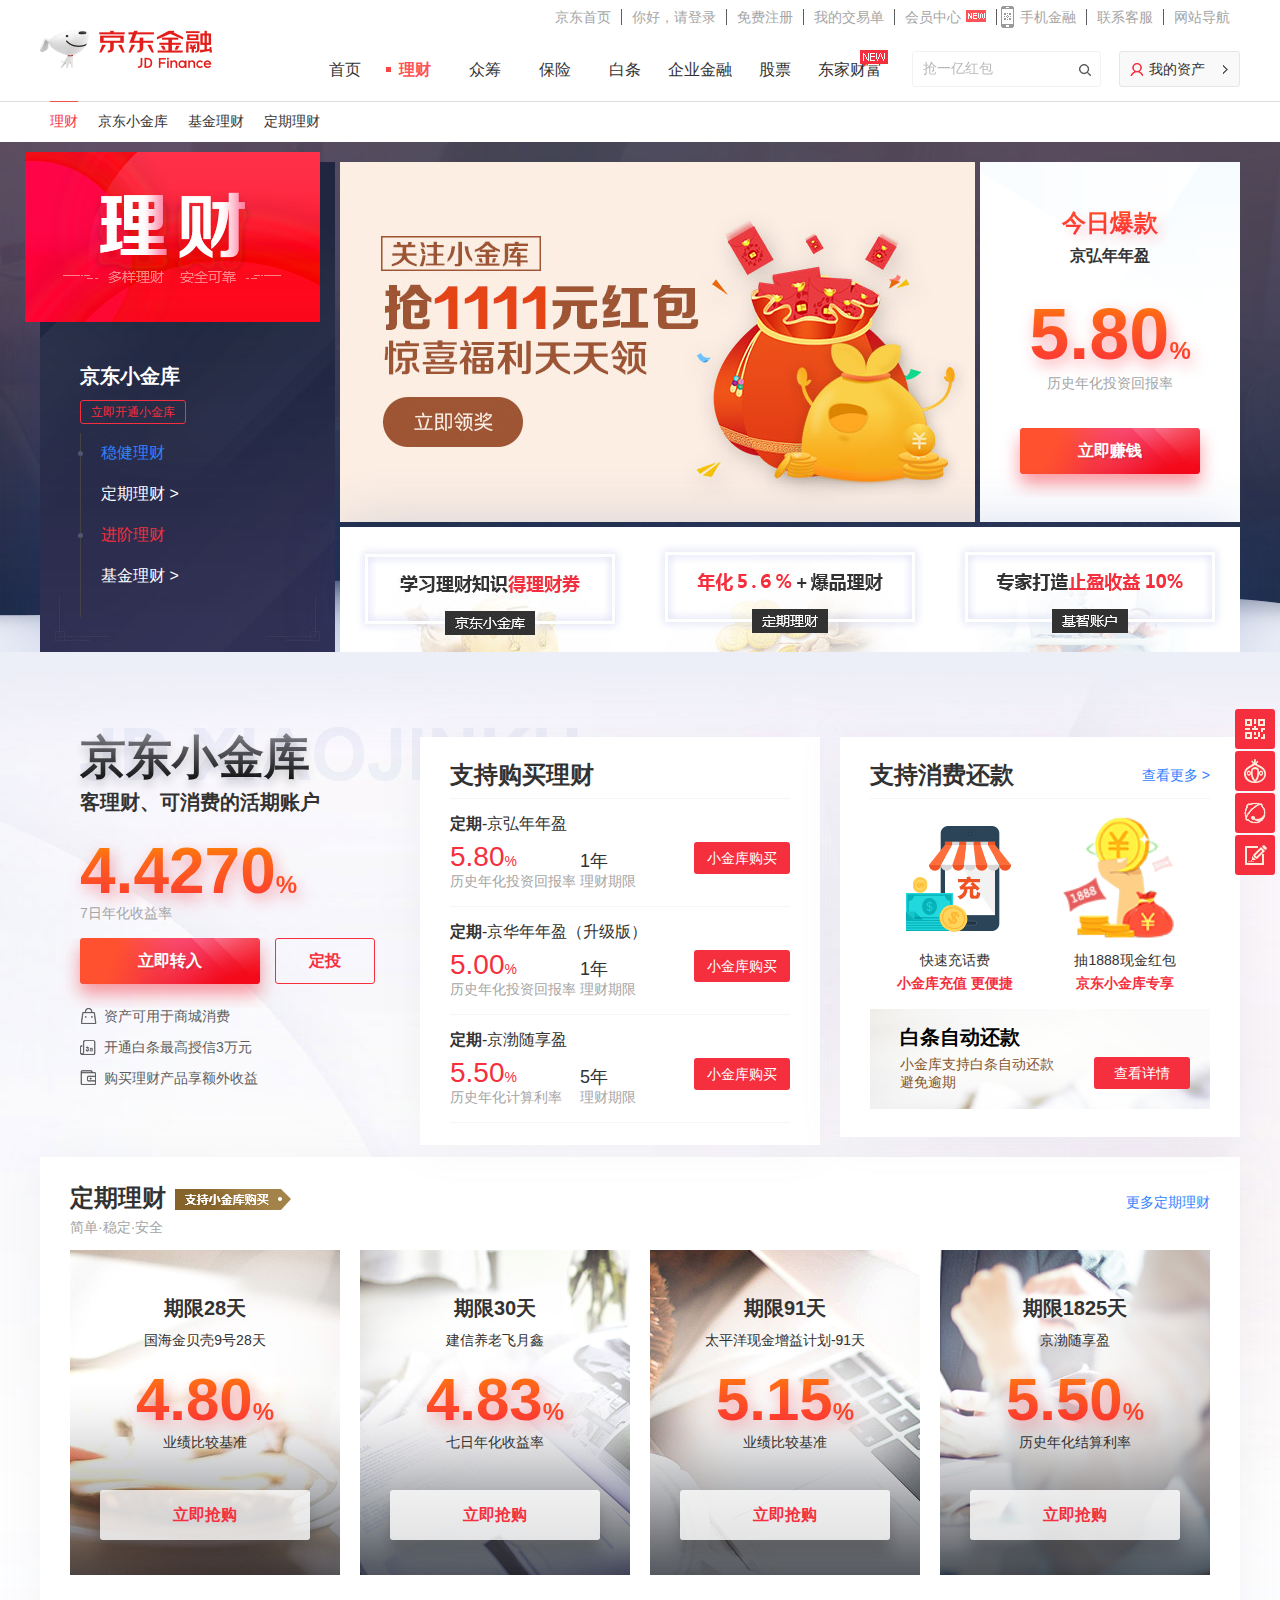
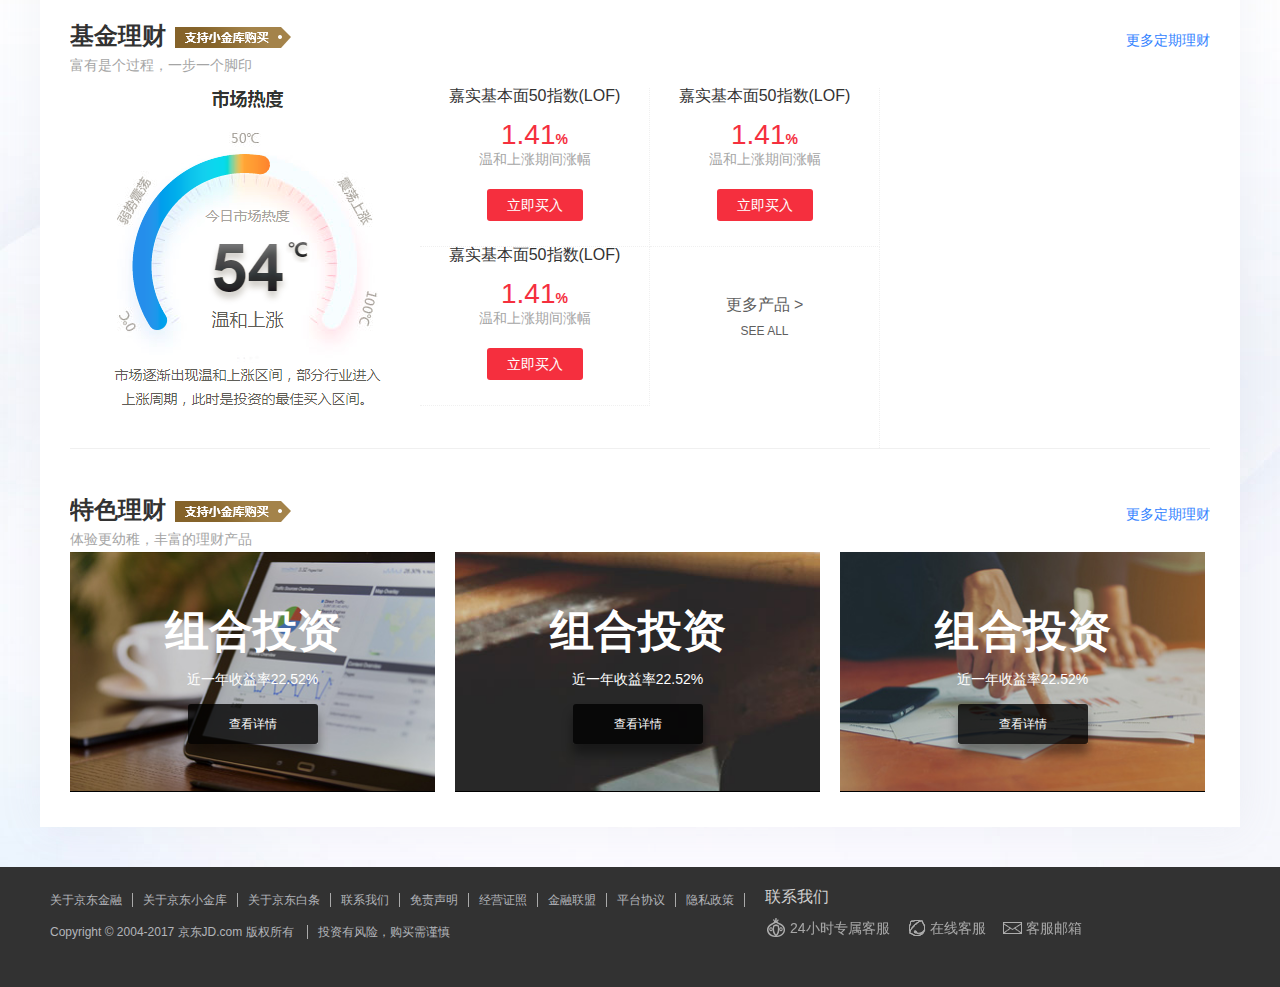
<file: licai.html>
<!DOCTYPE html>
<html lang="en">

<head>
    <meta charset="UTF-8">
    <meta name="viewport" content="width=device-width, initial-scale=1.0">
    <meta http-equiv="X-UA-Compatible" content="ie=edge">
    <title>京东理财频道-首页·</title>
    <link rel="stylesheet" href="./css/base.css">
    <link rel="stylesheet" href="./css/licai.css">

</head>

<body>
    <header>
        <div style="clear: both;width: 100%;"></div>
        <div class="topNav">
            <div class="topNavBox" style="width:1200px;">
                <ul style="float:right;">
                    <li><a href="javascript:void();">京东首页</a></li>
                    <li><a href="javascript:void();">你好，请登录</a></li>
                    <li><a href="javascript:void();">免费注册</a></li>
                    <li><a href="javascript:void();">我的交易单</a></li>
                    <li><a href="javascript:void();">会员中心<span></span></a></li>
                    <li><a href="javascript:void();"><span></span>手机金融<span></span></a></li>
                    <li><a href="javascript:void();">联系客服<span></span></a></li>
                    <li><a href="javascript:void();">网站导航<span></span></a></li>
                </ul>
            </div>
        </div>
        <div class="navMain">
            <div class="navMainBar">
                <div class="logo">
                    <a href="javascript:void();"><img src="./img/logo-jr-r.png" alt=""></a>
                </div>
                <div class="navMainBox">
                    <ul>
                        <li><a href="./index.html">首页</a></li>
                        <li class="current"><a href="javascript:void();">理财</a>
                            <div class="pulldown">
                                <ul>
                                    <li>
                                        <dl>
                                            <dt>理财精选</dt>
                                            <dd><a href="javascript:void();">理财首页</a></dd>
                                            <dd><a href="javascript:void();">京东小金库</a></dd>
                                        </dl>
                                    </li>
                                    <li>
                                        <dl>
                                            <dt>稳健理财</dt>
                                            <dd><a href="javascript:void();">定期理财</a></dd>
                                        </dl>
                                    </li>
                                    <li>
                                        <dl>
                                            <dt>基金理财</dt>
                                            <dd><a href="javascript:void();">基金超市</a></dd>
                                            <dd><a href="javascript:void();">基金定投</a></dd>
                                            <dd><a href="javascript:void();">基智账户</a></dd>
                                        </dl>
                                    </li>
                                    <li>
                                        <dl>
                                            <dt>特色理财</dt>
                                            <dd><a href="javascript:void();">京东黄金</a></dd>
                                        </dl>
                                    </li>
                                    <li>
                                        <dl>
                                            <dt>投资讯息</dt>
                                            <dd><a href="javascript:void();">慧投策略</a></dd>
                                        </dl>
                                    </li>
                                    <li>
                                        <a href="javascript:void();"><img src="./img/licai-img.png" alt=""></a>
                                    </li>
                                </ul>
                            </div>
                        </li>
                        <li><a href="./zhongchou.html">众筹</a>
                            <div class="pulldown">
                                <ul>
                                    <li>
                                        <dl>
                                            <dt>产品众筹</dt>
                                            <dd><a href="javascript:void();">众筹优选</a></dd>
                                            <dd><a href="javascript:void();">发起项目</a></dd>
                                            <dd><a href="javascript:void();">轻众筹</a></dd>
                                        </dl>
                                    </li>
                                    <li>
                                        <dl>
                                            <dt>众筹分类</dt>
                                            <dd><a href="javascript:void();">科技</a><a href="javascript:void();">家电</a></dd>
                                            <dd><a href="javascript:void();">美食</a><a href="javascript:void();">美学</a></dd>
                                            <dd><a href="javascript:void();">文化</a><a href="javascript:void();">扶贫</a></dd>
                                        </dl>
                                    </li>
                                    <li>
                                        <dl>
                                            <dt>东家</dt>
                                            <dd><a href="javascript:void();">东家精选</a></dd>
                                            <dd><a href="javascript:void();">我要投资</a></dd>
                                            <dd><a href="javascript:void();">东家社区</a></dd>
                                        </dl>
                                    </li>
                                    <li>
                                        <dl>
                                            <dt>互动尝鲜</dt>
                                            <dd><a href="javascript:void();">众筹社区</a></dd>
                                            <dd><a href="javascript:void();">0元测评</a></dd>
                                        </dl>
                                    </li>
                                    <li>
                                        <dl>
                                            <dt>众创生态</dt>
                                            <dd><a href="javascript:void();">京东投创</a></dd>
                                            <dd><a href="javascript:void();">创业服务</a></dd>
                                            <dd><a href="javascript:void();">众创学院</a></dd>
                                        </dl>
                                    </li>
                                    <li>
                                        <a href="javascript:void();"><img src="./img/zhongchou-img.jpg" alt=""></a>
                                    </li>
                                </ul>
                            </div>
                        </li>
                        <li><a href="./baoxian.html">保险</a>
                            <div class="pulldown">
                                <ul>
                                    <li>
                                        <dl>
                                            <dt>保险精选</dt>
                                            <dd><a href="javascript:void();">保险首页</a></dd>
                                            <dd><a href="javascript:void();">车险首页</a></dd>
                                        </dl>
                                    </li>
                                    <li>
                                        <dl>
                                            <dt>车险</dt>
                                            <dd><a href="javascript:void();">人保车险</a></dd>
                                            <dd><a href="javascript:void();">阳光车险</a></dd>
                                            <dd><a href="javascript:void();">中华车险</a></dd>
                                        </dl>
                                    </li>
                                    <li>
                                        <dl>
                                            <dt>意外</dt>
                                            <dd><a href="javascript:void();">交通</a></dd>
                                            <dd><a href="javascript:void();">综合</a></dd>
                                            <dd><a href="javascript:void();">运动</a></dd>
                                        </dl>
                                    </li>
                                    <li>
                                        <dl>
                                            <dt>旅行</dt>
                                            <dd><a href="javascript:void();">境内</a></dd>
                                            <dd><a href="javascript:void();">境外</a></dd>
                                            <dd><a href="javascript:void();">申报</a></dd>
                                        </dl>
                                    </li>
                                    <li>
                                        <dl>
                                            <dt>健康</dt>
                                            <dd><a href="javascript:void();">重大疾病</a></dd>
                                            <dd><a href="javascript:void();">医疗费用</a></dd>
                                            <dd><a href="javascript:void();">防癌保障</a></dd>
                                        </dl>
                                    </li>
                                    <li>
                                        <dl>
                                            <dt>财产</dt>
                                            <dd><a href="javascript:void();">家财</a></dd>
                                            <dd><a href="javascript:void();">责任</a></dd>
                                            <dd><a href="javascript:void();">创新</a></dd>
                                        </dl>
                                    </li>
                                    <li>
                                        <dl>
                                            <dt>人寿</dt>
                                            <dd><a href="javascript:void();">养老储蓄</a></dd>
                                            <dd><a href="javascript:void();">教育储蓄</a></dd>
                                            <dd><a href="javascript:void();">定期寿险</a></dd>
                                        </dl>
                                    </li>
                                    <!-- <li> -->
                                    <!-- <a href="javascript:void();"><img src="./img/baoxian-img.jpg" alt=""></a> -->
                                    <!-- </li> -->
                                </ul>
                            </div>
                        </li>
                        <li><a href="./baitiao.html">白条</a>
                            <div class="pulldown">
                                <ul>
                                    <li>
                                        <dl>
                                            <dt>购物打白条</dt>
                                            <dd><a href="javascript:void();">白条</a></dd>
                                            <dd><a href="javascript:void();">白条优惠</a></dd>
                                            <dd><a href="javascript:void();">白条还款</a></dd>
                                        </dl>
                                    </li>
                                    <li>
                                        <dl>
                                            <dt>生活打白条</dt>
                                            <dd><a href="javascript:void();">买房</a><a href="javascript:void();">旅游</a></dd>
                                            <dd><a href="javascript:void();">租房</a></dd>
                                            <dd><a href="javascript:void();">买房装修</a></dd>
                                        </dl>
                                    </li>
                                    <li>
                                        <dl>
                                            <dt>信用服务</dt>
                                            <dd><a href="javascript:void();">小白信用</a></dd>
                                            <dd><a href="javascript:void();">白条联名卡</a></dd>
                                            <dd><a href="javascript:void();">京东钢镚</a></dd>
                                        </dl>
                                    </li>
                                    <li>
                                        <dl>
                                            <dt>个人/企业服务</dt>
                                            <dd><a href="javascript:void();">金条</a></dd>
                                            <dd><a href="javascript:void();">抵质押贷</a></dd>
                                        </dl>
                                    </li>
                                    <li>
                                        <dl>
                                            <dt>校园金融</dt>
                                            <dd><a href="javascript:void();">校园特权</a></dd>
                                        </dl>
                                    </li>
                                    <li>
                                        <dl>
                                            <dt>农村金融</dt>
                                            <dd><a href="javascript:void();">乡村白条</a></dd>
                                            <dd><a href="javascript:void();">京农贷</a></dd>
                                        </dl>
                                    </li>
                                    <!-- <li> -->
                                    <!-- <a href="javascript:void();"><img src="./img/baoxian-img.jpg" alt=""></a> -->
                                    <!-- </li> -->
                                </ul>
                            </div>
                        </li>
                        <li><a href="./qiyejinrong.html">企业金融</a>
                            <div class="pulldown">
                                <ul>
                                    <li>
                                        <dl>
                                            <dt>企业中心</dt>
                                            <dd><a href="javascript:void();">企业金融介绍</a></dd>
                                            <dd><a href="javascript:void();">企业金融服务</a></dd>
                                        </dl>
                                    </li>
                                    <li>
                                        <dl>
                                            <dt>企业融资</dt>
                                            <dd><a href="javascript:void();">京保贝</a><a href="javascript:void();">京小贷</a></dd>
                                            <dd><a href="javascript:void();">动产融资</a><a href="javascript:void();">企业金采</a></dd>
                                        </dl>
                                    </li>
                                    <li>
                                        <dl>
                                            <dt>企业理财</dt>
                                            <dd><a href="javascript:void();">企业金库</a></dd>
                                        </dl>
                                    </li>
                                    <li>
                                        <dl>
                                            <dt>企业征信</dt>
                                            <dd><a href="javascript:void();">蓝鲸征信</a></dd>
                                        </dl>
                                    </li>
                                    <li>
                                        <dl>
                                            <dt>客服中心</dt>
                                            <dd><a href="javascript:void();">常见问题</a></dd>
                                        </dl>
                                    </li>
                                    <li>
                                        <a href="javascript:void();"><img src="./img/qiyejinrong-img.jpg" alt=""></a>
                                    </li>
                                </ul>
                            </div>
                        </li>
                        <li><a href="./gupiao.html">股票</a>
                            <div class="pulldown">
                                <ul>
                                    <li>
                                        <dl>
                                            <dt>炒股工具</dt>
                                            <dd><a href="javascript:void();">APP下载<span></span></a></dd>
                                            <dd><a href="javascript:void();">极速开户<span></span></a></dd>
                                        </dl>
                                    </li>
                                    <li>
                                        <dl>
                                            <dt>特色功能</dt>
                                            <dd><a href="javascript:void();">实时资讯</a></dd>
                                            <dd><a href="javascript:void();">发现牛人</a></dd>
                                        </dl>
                                    </li>
                                    <li>
                                        <dl>
                                            <dt>量化交易</dt>
                                            <dd><a href="javascript:void();">量化平台</a></dd>
                                            <dd><a href="javascript:void();">策略榜</a></dd>
                                            <dd><a href="javascript:void();">量化社区</a></dd>
                                        </dl>
                                    </li>
                                    <li>
                                        <a href="javascript:void();"><img src="./img/gupiao-img1.png" alt=""></a>
                                    </li>
                                    <li>
                                        <a href="javascript:void();"><img src="./img/gupiao-img2.jpg" alt=""></a>
                                    </li>
                                </ul>
                            </div>
                        </li>
                        <li><a href="./dongjiacaifu.html">东家财富<span class="icon"><img src="./img/nav-new.gif" alt=""></span></a>
                            <div class="pulldown">
                                <ul>
                                    <li>
                                        <dl>
                                            <dt>东家财富</dt>
                                            <dd><a href="javascript:void();">类固收<span></span></a></dd>
                                            <dd><a href="javascript:void();">私募股权<span></span></a></dd>
                                            <dd><a href="javascript:void();">阳光私募<span></span></a></dd>
                                        </dl>
                                    </li>
                                    <li>
                                        <dl>
                                            <dt>东家海外</dt>
                                            <dd><a href="javascript:void();">海外移民</a></dd>
                                            <dd><a href="javascript:void();">海外留学</a></dd>
                                            <dd><a href="javascript:void();">海外置业</a></dd>
                                            <dd><a href="javascript:void();">海外求职</a></dd>
                                        </dl>
                                    </li>
                                    <li>
                                        <a href="javascript:void();"><img src="./img/dongjiacaifu-img1.jpg" alt=""></a>
                                    </li>
                                    <li>
                                        <a href="javascript:void();"><img src="./img/dongjiacaifu-img2.jpg" alt=""></a>
                                    </li>
                                </ul>
                            </div>
                        </li>
                    </ul>
                </div>
                <div class="searchBar">
                    <div class="searchBox">
                        <input type="text" placeholder="抢一亿红包">
                        <a href="javascript:void();"></a>
                    </div>
                </div>
                <div class="users">
                    <div class="usersBox">
                        <span class="usersHeadPic"></span>
                        <a href="javascript:void();">我的资产</a>
                        <span class="usersArrowPic"></span>
                    </div>
                </div>
            </div>
        </div>
        <div class="subNav">
            <ul>
                <li><a href="javascript:void();" class="current">理财</a></li>
                <li><a href="javascript:void();">京东小金库</a></li>
                <li><a href="javascript:void();">基金理财</a></li>
                <li><a href="javascript:void();">定期理财</a></li>
            </ul>
        </div>
    </header>
    <div class="main">
        <div class="bodyBg">
            <ul class="bgWave">
                <li></li>
                <li></li>
                <li></li>
            </ul>
        </div>
        <div class="mainBanner" style="width: 1200px;margin: 0 auto;">
            <div class="leftBar">
                <div class="leftBarBg">
                    <div class="leftBarTop">
                        <a href="javascript:void();"><img src="./img/licai-mainpic1.png" alt=""></a>
                    </div>
                    <div class="leftBarBottom">
                        <dl>
                            <dt>
                                <p>京东小金库</p>
                                <a href="javascript:void();">立即开通小金库</a>
                            </dt>
                            <dd>
                                <ul>
                                    <li><span></span>稳健理财</li>
                                    <li><a href="javascript:void();" class="hover-toright">定期理财 ></a></li>
                                    <li><span></span>进阶理财</li>
                                    <li><a href="javascript:void();" class="hover-toright">基金理财 ></a></li>
                                </ul>
                            </dd>
                        </dl>
                    </div>
                </div>
                <div class="leftBarMenu">
                </div>
            </div>
            <div class="rightBar">
                <div class="slider">
                    <div class="sliderBox">
                        <a href="javascript:void();"><img src="./img/licai-slider1.jpg" alt=""></a>
                        <a href="javascript:void();"><img src="./img/licai-slider2.jpg" alt=""></a>
                    </div>
                    <span><</span>
                    <span>></span>
                </div>
                <div class="rightRightBar">
                    <p>今日爆款</p>
                    <p>京弘年年盈</p>
                    <p>5.80<span>%</span></p>
                    <p>历史年化投资回报率</p>
                    <p><a href="javascript:void();">立即赚钱</a></p>
                </div>
                <div class="adBar1">
                    <ul>
                        <li class="hover-toon">
                            <a href="javascript:void();"><img src="./img/licai-ad1.jpg" alt=""></a>
                        </li>
                        <li class="hover-toon">
                            <a href="javascript:void();"><img src="./img/licai-ad2.jpg" alt=""></a>
                        </li>
                        <li class="hover-toon">
                            <a href="javascript:void();"><img src="./img/licai-ad3.jpg" alt=""></a>
                        </li>
                    </ul>
                </div>
            </div>
        </div>
        <div class="bodyBg2">
            <div class="tab1">
                <div class="tab1Box">
                    <div class="tab1BgLetter"></div>
                    <div class="tab1LeftBar">
                        <p>京东小金库</p>
                        <p>客理财、可消费的活期账户</p>
                        <p>4.4270<span>%</span></p>
                        <p>7日年化收益率</p>
                        <p><a href="javascript:void();">立即转入</a><a href="javascript:void();">定投</a></p>
                        <p><span></span>资产可用于商城消费</p>
                        <p><span></span>开通白条最高授信3万元</p>
                        <p><span></span>购买理财产品享额外收益</p>
                    </div>
                    <div class="tab1MidBar">
                        <dl>
                            <dt>支持购买理财</dt>
                            <dd>
                                <a href="javascript:void();"><span>定期</span>-京弘年年盈</a>
                                <ul>
                                    <li>
                                        <p>5.80<span>%</span></p>
                                        <p>历史年化投资回报率</p>
                                    </li>
                                    <li>
                                        <p>1年</p>
                                        <p>理财期限</p>
                                    </li>
                                    <li>
                                        <a href="javascript:void();">小金库购买</a>
                                    </li>
                                </ul>
                            </dd>
                            <dd>
                                <a href="javascript:void();"><span>定期</span>-京华年年盈（升级版）</a>
                                <ul>
                                    <li>
                                        <p>5.00<span>%</span></p>
                                        <p>历史年化投资回报率</p>
                                    </li>
                                    <li>
                                        <p>1年</p>
                                        <p>理财期限</p>
                                    </li>
                                    <li>
                                        <a href="javascript:void();">小金库购买</a>
                                    </li>
                                </ul>
                            </dd>
                            <dd>
                                <a href="javascript:void();"><span>定期</span>-京渤随享盈</a>
                                <ul>
                                    <li>
                                        <p>5.50<span>%</span></p>
                                        <p>历史年化计算利率</p>
                                    </li>
                                    <li>
                                        <p>5年</p>
                                        <p>理财期限</p>
                                    </li>
                                    <li>
                                        <a href="javascript:void();">小金库购买</a>
                                    </li>
                                </ul>
                            </dd>
                        </dl>
                    </div>
                    <div class="tab1RightBar">
                        <dl>
                            <dt>支持消费还款<a href="javascript:void();">查看更多 ></a></dt>
                            <dd>
                                <ul>
                                    <li>
                                        <a href="javascript:void();">
                                            <img src="./img/licai-tab1-right-adpic1.jpg" alt="">
                                            <p>快速充话费</p>
                                            <p>小金库充值 更便捷</p>
                                        </a>
                                    </li>
                                    <li>
                                        <a href="javascript:void();">
                                            <img src="./img/licai-tab1-right-adpic2.png" alt="">
                                            <p>抽1888现金红包</p>
                                            <p>京东小金库专享</p>
                                        </a>
                                    </li>
                                </ul>
                            </dd>
                            <dd>
                                <p>白条自动还款</p>
                                <p>小金库支持白条自动还款避免逾期</p>
                                <a href="javascript:void();">查看详情</a>
                            </dd>
                        </dl>
                    </div>
                </div>
            </div>
            <div class="tab2">
                <div class="tab2Box">
                    <dl class="tab2Top">
                        <dt>
                            <h3>
                                定期理财
                                <span></span>
                                <a href="javascript:void();">更多定期理财</a>
                            </h3>
                            <p>简单·稳定·安全</p>
                        </dt>
                        <dd>
                            <a href="javascript:void();">
                                <p>期限28天</p>
                                <p>国海金贝壳9号28天</p>
                                <p>4.80<span>%</span></p>
                                <p>业绩比较基准</p>
                                <p><span>立即抢购</span></p>
                            </a>
                        </dd>
                        <dd>
                            <a href="javascript:void();">
                                <p>期限30天</p>
                                <p>建信养老飞月鑫</p>
                                <p>4.83<span>%</span></p>
                                <p>七日年化收益率</p>
                                <p><span>立即抢购</span></p>
                            </a>
                        </dd>
                        <dd>
                            <a href="javascript:void();">
                                <p>期限91天</p>
                                <p>太平洋现金增益计划-91天</p>
                                <p>5.15<span>%</span></p>
                                <p>业绩比较基准</p>
                                <p><span>立即抢购</span></p>
                            </a>
                        </dd>
                        <dd>
                            <a href="javascript:void();">
                                <p>期限1825天</p>
                                <p>京渤随享盈</p>
                                <p>5.50<span>%</span></p>
                                <p>历史年化结算利率</p>
                                <p><span>立即抢购</span></p>
                            </a>
                        </dd>
                    </dl>
                    <dl class="tab2Mid">
                        <dt>
                            <h3>
                                基金理财
                                <span></span>
                                <a href="javascript:void();">更多定期理财</a>
                            </h3>
                            <p>富有是个过程，一步一个脚印</p>
                        </dt>
                        <dd>
                            <div class="tab2MidLeft">
                                <img src="./img/licai-jijinlicai.png" alt="">
                            </div>
                            <div class="tab2MidMid">
                                <ul>
                                    <li>
                                        <a href="javascript:void();">嘉实基本面50指数(LOF)</a>
                                        <p>1.41<span>%</span></p>
                                        <p>温和上涨期间涨幅</p>
                                        <a href="javascript:void();">立即买入</a>
                                    </li>
                                    <li>
                                        <a href="javascript:void();">嘉实基本面50指数(LOF)</a>
                                        <p>1.41<span>%</span></p>
                                        <p>温和上涨期间涨幅</p>
                                        <a href="javascript:void();">立即买入</a>
                                    </li>
                                    <li>
                                        <a href="javascript:void();">嘉实基本面50指数(LOF)</a>
                                        <p>1.41<span>%</span></p>
                                        <p>温和上涨期间涨幅</p>
                                        <a href="javascript:void();">立即买入</a>
                                    </li>
                                    <li>
                                        <a href="javascript:void();">
                                            <p>更多产品 ></p>
                                            <p>SEE ALL</p>
                                        </a>
                                    </li>
                                </ul>
                            </div>
                        </dd>
                    </dl>
                    <dl class="tab2Bottom">
                        <dt>
                            <h3>
                                特色理财
                                <span></span>
                                <a href="javascript:void();">更多定期理财</a>
                            </h3>
                            <p>体验更幼稚，丰富的理财产品</p>
                        </dt>
                        <dd>
                            <a href="javascript:void();">
                                <img src="./img/licai-tab2-bottom-bg1.jpg" alt="">
                                <p>组合投资</p>
                                <p>近一年收益率22.52%</p>
                                <p><span>查看详情</span></p>
                            </a>
                        </dd>
                        <dd>
                            <a href="javascript:void();">
                                <img src="./img/licai-tab2-bottom-bg2.jpg" alt="">
                                <p>组合投资</p>
                                <p>近一年收益率22.52%</p>
                                <p><span>查看详情</span></p>
                            </a>
                        </dd>
                        <dd>
                            <a href="javascript:void();">
                                <img src="./img/licai-tab2-bottom-bg3.jpg" alt="">
                                <p>组合投资</p>
                                <p>近一年收益率22.52%</p>
                                <p><span>查看详情</span></p>
                            </a>
                        </dd>
                    </dl>
                </div>
            </div>
        </div>
    </div>
    <div class="sideBar">
        <ul>
            <li>
                <a href="javascript:void();" class="sidep5"></a>
            </li>
            <li>
                <a href="javascript:void();" class="sidep9"></a>
            </li>
            <li>
                <a href="javascript:void();" class="sidep7"></a>
            </li>
            <li>
                <a href="javascript:void();" class="sidep1"></a>
            </li>
            <li>
                <a href="javascript:void();" class="sidep2"></a>
            </li>
        </ul>
    </div>
    <footer>
        <div class="footerBox">
            <div class="footerLeftBar">
                <ul>
                    <li><a href="javascript:void();">关于京东金融</a></li>
                    <li><a href="javascript:void();">关于京东小金库</a></li>
                    <li><a href="javascript:void();">关于京东白条</a></li>
                    <li><a href="javascript:void();">联系我们</a></li>
                    <li><a href="javascript:void();">免责声明</a></li>
                    <li><a href="javascript:void();">经营证照</a></li>
                    <li><a href="javascript:void();">金融联盟</a></li>
                    <li><a href="javascript:void();">平台协议</a></li>
                    <li><a href="javascript:void();">隐私政策</a></li>
                </ul>
                <p class="copyright">
                    Copyright © 2004-2017 京东JD.com 版权所有
                    <span>投资有风险，购买需谨慎</span>
                </p>
            </div>
            <div class="footerRightBar">
                <dl>
                    <dt>联系我们</dt>
                    <dd><a href="javascript:void();"><span></span>24小时专属客服</a></dd>
                    <dd><a href="javascript:void();"><span></span>在线客服</a></dd>
                    <dd><a href="javascript:void();"><span></span>客服邮箱</a></dd>
                </dl>
            </div>
        </div>
    </footer>
</body>


<script src="./js/jquery-3.2.1.min.js"></script>
<script>
    $(function() {
        $(window).on("scroll", function() {
            var scrTop = $(window).scrollTop();
            if (scrTop > 200) {
                if ($(".topBarFixed").length == 0) {
                    $(".navMain").clone().addClass("topBarFixed").appendTo($("header"));
                    navMainTab();
                }
                $(".sidep2").css("display", "block");
            } else {
                $(".topBarFixed").remove();
                $(".sidep2").css("display", "none");
            }
        });

        function navMainTab() {
            $(".navMainBox").children("ul").children("li").children("a").hover(function() {
                $(this).siblings(".pulldown").css("display", "block");
            }, function() {
                $(this).siblings(".pulldown").css("display", "none");
            });
            $(".pulldown").hover(function() {
                $(this).css("display", "block");
            }, function() {
                $(this).css("display", "none");
            });
        }
        navMainTab();
    });
</script>

</html>
</file>
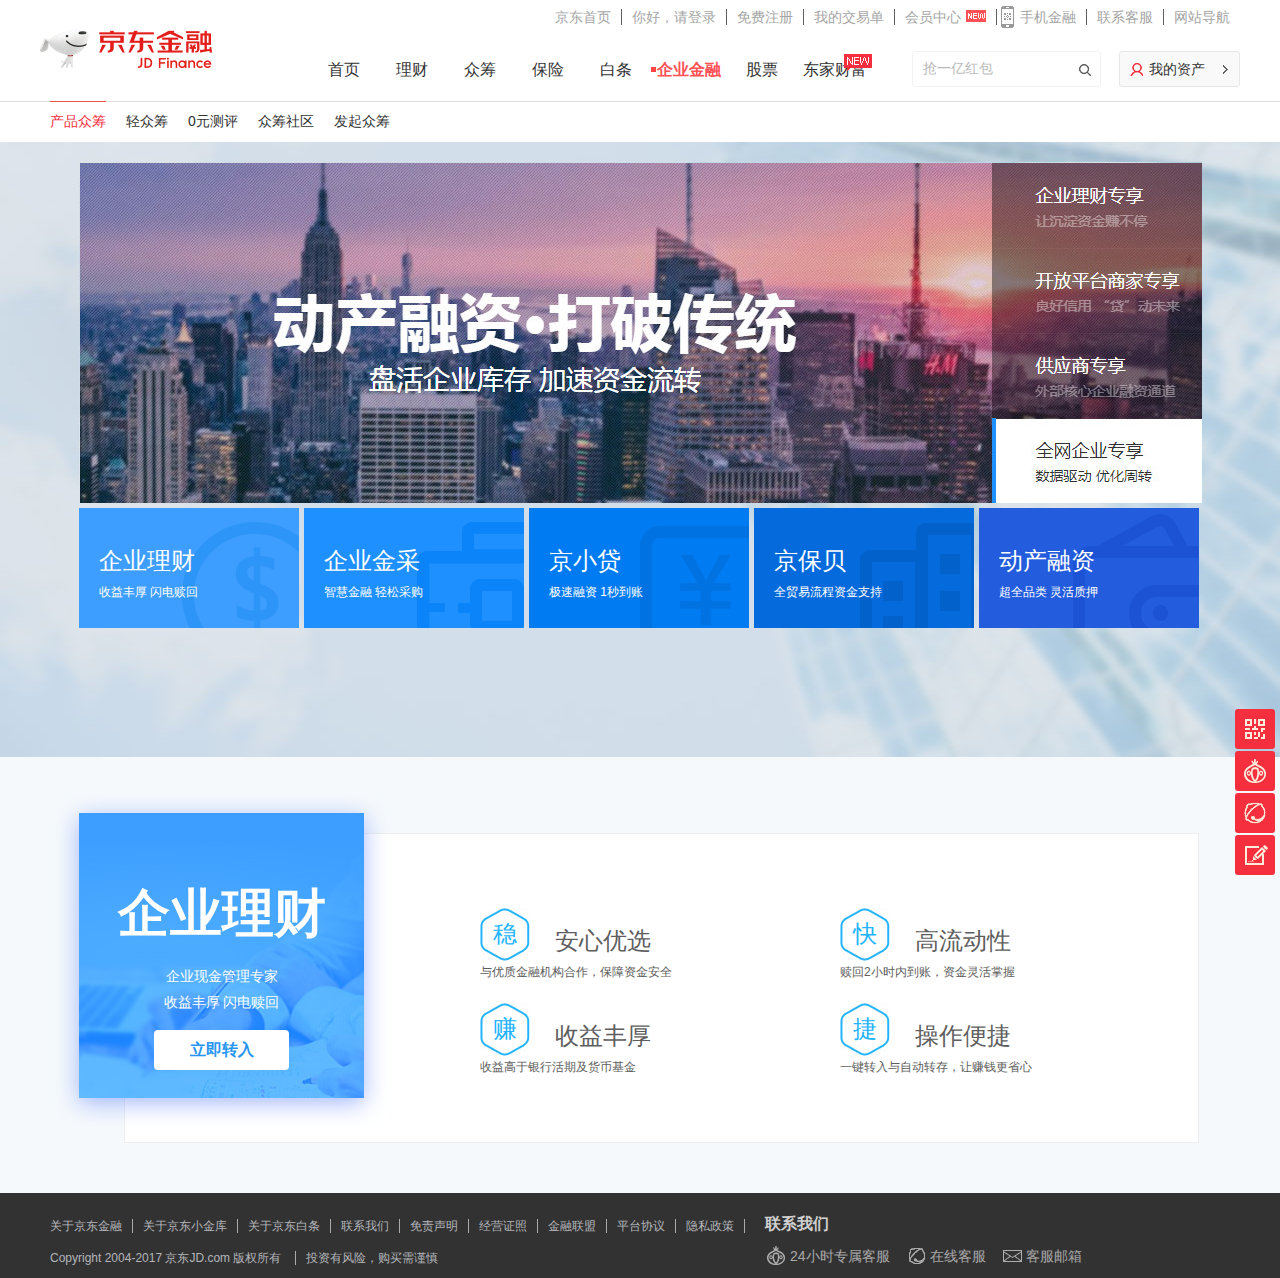
<file: qiyejinrong.html>
<!DOCTYPE html>
<html lang="en">

<head>
    <meta charset="UTF-8">
    <meta name="viewport" content="width=device-width, initial-scale=1.0">
    <meta http-equiv="X-UA-Compatible" content="ie=edge">
    <link rel="stylesheet" href="./css/bootstrap.min.css">
    <link rel="stylesheet" href="./css/base.css">
    <link rel="stylesheet" href="./css/qiyejinrong.css">

    <title>企业金融</title>

</head>

<body>
    <!--header-->
    <!-- 头部开始 -->
    <header>
        <div class="topBanner">
        </div>
        <div style="clear: both;width: 100%;"></div>
        <div class="topNav">
            <div class="topNavBox" style="width:1200px;">
                <ul style="float:right;">
                    <li><a href="javascript:void();">京东首页</a></li>
                    <li><a href="javascript:void();">你好，请登录</a></li>
                    <li><a href="javascript:void();">免费注册</a></li>
                    <li><a href="javascript:void();">我的交易单</a></li>
                    <li><a href="javascript:void();">会员中心<span></span></a></li>
                    <li><a href="javascript:void();"><span></span>手机金融<span></span></a></li>
                    <li><a href="javascript:void();">联系客服<span></span></a></li>
                    <li><a href="javascript:void();">网站导航<span></span></a></li>
                </ul>
            </div>
        </div>
        <div class="navMain">
            <div class="navMainBar">
                <div class="logo">
                    <a href="javascript:void();"><img src="./img/logo-jr-r.png" alt=""></a>
                </div>
                <div class="navMainBox">
                    <ul>
                        <li><a href="./index.html">首页</a></li>
                        <li><a href="./licai.html">理财</a>
                            <div class="pulldown">
                                <ul>
                                    <li>
                                        <dl>
                                            <dt>理财精选</dt>
                                            <dd><a href="#">理财首页</a></dd>
                                            <dd><a href="javascript:void();">京东小金库</a></dd>
                                        </dl>
                                    </li>
                                    <li>
                                        <dl>
                                            <dt>稳健理财</dt>
                                            <dd><a href="#">定期理财</a></dd>
                                        </dl>
                                    </li>
                                    <li>
                                        <dl>
                                            <dt>基金理财</dt>
                                            <dd><a href="#">基金超市</a></dd>
                                            <dd><a href="#">基金定投</a></dd>
                                            <dd><a href="#">基智账户</a></dd>
                                        </dl>
                                    </li>
                                    <li>
                                        <dl>
                                            <dt>特色理财</dt>
                                            <dd><a href="#">京东黄金</a></dd>
                                        </dl>
                                    </li>
                                    <li>
                                        <dl>
                                            <dt>投资讯息</dt>
                                            <dd><a href="#">慧投策略</a></dd>
                                        </dl>
                                    </li>
                                    <li>
                                        <a href="#"><img src="./img/licai-img.png" alt=""></a>
                                    </li>
                                </ul>
                            </div>
                        </li>
                        <li><a href="./zhongchou.html">众筹</a>
                            <div class="pulldown">
                                <ul>
                                    <li>
                                        <dl>
                                            <dt>产品众筹</dt>
                                            <dd><a href="#">众筹优选</a></dd>
                                            <dd><a href="#">发起项目</a></dd>
                                            <dd><a href="#">轻众筹</a></dd>
                                        </dl>
                                    </li>
                                    <li>
                                        <dl>
                                            <dt>众筹分类</dt>
                                            <dd><a href="#">科技</a><a href="#">家电</a></dd>
                                            <dd><a href="#">美食</a><a href="#">美学</a></dd>
                                            <dd><a href="#">文化</a><a href="#">扶贫</a></dd>
                                        </dl>
                                    </li>
                                    <li>
                                        <dl>
                                            <dt>东家</dt>
                                            <dd><a href="#">东家精选</a></dd>
                                            <dd><a href="#">我要投资</a></dd>
                                            <dd><a href="#">东家社区</a></dd>
                                        </dl>
                                    </li>
                                    <li>
                                        <dl>
                                            <dt>互动尝鲜</dt>
                                            <dd><a href="#">众筹社区</a></dd>
                                            <dd><a href="#">0元测评</a></dd>
                                        </dl>
                                    </li>
                                    <li>
                                        <dl>
                                            <dt>众创生态</dt>
                                            <dd><a href="#">京东投创</a></dd>
                                            <dd><a href="#">创业服务</a></dd>
                                            <dd><a href="#">众创学院</a></dd>
                                        </dl>
                                    </li>
                                    <li>
                                        <a href="#"><img src="./img/zhongchou-img.jpg" alt=""></a>
                                    </li>
                                </ul>
                            </div>
                        </li>
                        <li><a href="./baoxian.html">保险</a>
                            <div class="pulldown">
                                <ul>
                                    <li>
                                        <dl>
                                            <dt>保险精选</dt>
                                            <dd><a href="#">保险首页</a></dd>
                                            <dd><a href="#">车险首页</a></dd>
                                        </dl>
                                    </li>
                                    <li>
                                        <dl>
                                            <dt>车险</dt>
                                            <dd><a href="#">人保车险</a></dd>
                                            <dd><a href="#">阳光车险</a></dd>
                                            <dd><a href="#">中华车险</a></dd>
                                        </dl>
                                    </li>
                                    <li>
                                        <dl>
                                            <dt>意外</dt>
                                            <dd><a href="#">交通</a></dd>
                                            <dd><a href="#">综合</a></dd>
                                            <dd><a href="#">运动</a></dd>
                                        </dl>
                                    </li>
                                    <li>
                                        <dl>
                                            <dt>旅行</dt>
                                            <dd><a href="#">境内</a></dd>
                                            <dd><a href="#">境外</a></dd>
                                            <dd><a href="#">申报</a></dd>
                                        </dl>
                                    </li>
                                    <li>
                                        <dl>
                                            <dt>健康</dt>
                                            <dd><a href="#">重大疾病</a></dd>
                                            <dd><a href="#">医疗费用</a></dd>
                                            <dd><a href="#">防癌保障</a></dd>
                                        </dl>
                                    </li>
                                    <li>
                                        <dl>
                                            <dt>财产</dt>
                                            <dd><a href="#">家财</a></dd>
                                            <dd><a href="#">责任</a></dd>
                                            <dd><a href="#">创新</a></dd>
                                        </dl>
                                    </li>
                                    <li>
                                        <dl>
                                            <dt>人寿</dt>
                                            <dd><a href="#">养老储蓄</a></dd>
                                            <dd><a href="#">教育储蓄</a></dd>
                                            <dd><a href="#">定期寿险</a></dd>
                                        </dl>
                                    </li>
                                    <!-- <li> -->
                                    <!-- <a href="#"><img src="./img/baoxian-img.jpg" alt=""></a> -->
                                    <!-- </li> -->
                                </ul>
                            </div>
                        </li>
                        <li><a href="./baitiao.html">白条</a>
                            <div class="pulldown">
                                <ul>
                                    <li>
                                        <dl>
                                            <dt>购物打白条</dt>
                                            <dd><a href="#">白条</a></dd>
                                            <dd><a href="#">白条优惠</a></dd>
                                            <dd><a href="#">白条还款</a></dd>
                                        </dl>
                                    </li>
                                    <li>
                                        <dl>
                                            <dt>生活打白条</dt>
                                            <dd><a href="#">买房</a><a href="#">旅游</a></dd>
                                            <dd><a href="#">租房</a></dd>
                                            <dd><a href="#">买房装修</a></dd>
                                        </dl>
                                    </li>
                                    <li>
                                        <dl>
                                            <dt>信用服务</dt>
                                            <dd><a href="#">小白信用</a></dd>
                                            <dd><a href="#">白条联名卡</a></dd>
                                            <dd><a href="#">京东钢镚</a></dd>
                                        </dl>
                                    </li>
                                    <li>
                                        <dl>
                                            <dt>个人/企业服务</dt>
                                            <dd><a href="#">金条</a></dd>
                                            <dd><a href="#">抵质押贷</a></dd>
                                        </dl>
                                    </li>
                                    <li>
                                        <dl>
                                            <dt>校园金融</dt>
                                            <dd><a href="#">校园特权</a></dd>
                                        </dl>
                                    </li>
                                    <li>
                                        <dl>
                                            <dt>农村金融</dt>
                                            <dd><a href="#">乡村白条</a></dd>
                                            <dd><a href="#">京农贷</a></dd>
                                        </dl>
                                    </li>
                                    <!-- <li> -->
                                    <!-- <a href="#"><img src="./img/baoxian-img.jpg" alt=""></a> -->
                                    <!-- </li> -->
                                </ul>
                            </div>
                        </li>
                        <li class="current"><a href="./qiyejinrong.html">企业金融</a>
                            <div class="pulldown">
                                <ul>
                                    <li>
                                        <dl>
                                            <dt>企业中心</dt>
                                            <dd><a href="#">企业金融介绍</a></dd>
                                            <dd><a href="#">企业金融服务</a></dd>
                                        </dl>
                                    </li>
                                    <li>
                                        <dl>
                                            <dt>企业融资</dt>
                                            <dd><a href="#">京保贝</a><a href="#">京小贷</a></dd>
                                            <dd><a href="#">动产融资</a><a href="#">企业金采</a></dd>
                                        </dl>
                                    </li>
                                    <li>
                                        <dl>
                                            <dt>企业理财</dt>
                                            <dd><a href="#">企业金库</a></dd>
                                        </dl>
                                    </li>
                                    <li>
                                        <dl>
                                            <dt>企业征信</dt>
                                            <dd><a href="#">蓝鲸征信</a></dd>
                                        </dl>
                                    </li>
                                    <li>
                                        <dl>
                                            <dt>客服中心</dt>
                                            <dd><a href="#">常见问题</a></dd>
                                        </dl>
                                    </li>
                                    <li>
                                        <a href="#"><img src="./img/qiyejinrong-img.jpg" alt=""></a>
                                    </li>
                                </ul>
                            </div>
                        </li>
                        <li><a href="./gupiao.html">股票</a>
                            <div class="pulldown">
                                <ul>
                                    <li>
                                        <dl>
                                            <dt>炒股工具</dt>
                                            <dd><a href="#">APP下载<span></span></a></dd>
                                            <dd><a href="#">极速开户<span></span></a></dd>
                                        </dl>
                                    </li>
                                    <li>
                                        <dl>
                                            <dt>特色功能</dt>
                                            <dd><a href="#">实时资讯</a></dd>
                                            <dd><a href="#">发现牛人</a></dd>
                                        </dl>
                                    </li>
                                    <li>
                                        <dl>
                                            <dt>量化交易</dt>
                                            <dd><a href="#">量化平台</a></dd>
                                            <dd><a href="#">策略榜</a></dd>
                                            <dd><a href="#">量化社区</a></dd>
                                        </dl>
                                    </li>
                                    <li>
                                        <a href="#"><img src="./img/gupiao-img1.png" alt=""></a>
                                    </li>
                                    <li>
                                        <a href="#"><img src="./img/gupiao-img2.jpg" alt=""></a>
                                    </li>
                                </ul>
                            </div>
                        </li>
                        <li><a href="./dongjiacaifu.html">东家财富<span class="icon"><img src="./img/nav-new.gif" alt=""></span></a>
                            <div class="pulldown">
                                <ul>
                                    <li>
                                        <dl>
                                            <dt>东家财富</dt>
                                            <dd><a href="#">类固收<span></span></a></dd>
                                            <dd><a href="#">私募股权<span></span></a></dd>
                                            <dd><a href="#">阳光私募<span></span></a></dd>
                                        </dl>
                                    </li>
                                    <li>
                                        <dl>
                                            <dt>东家海外</dt>
                                            <dd><a href="#">海外移民</a></dd>
                                            <dd><a href="#">海外留学</a></dd>
                                            <dd><a href="#">海外置业</a></dd>
                                            <dd><a href="#">海外求职</a></dd>
                                        </dl>
                                    </li>
                                    <li>
                                        <a href="#"><img src="./img/dongjiacaifu-img1.jpg" alt=""></a>
                                    </li>
                                    <li>
                                        <a href="#"><img src="./img/dongjiacaifu-img2.jpg" alt=""></a>
                                    </li>
                                </ul>
                            </div>
                        </li>
                    </ul>
                </div>
                <div class="searchBar">
                    <div class="searchBox">
                        <input type="text" placeholder="抢一亿红包" style="box-sizing: content-box;">
                        <a href="javascript:void();"></a>
                    </div>
                </div>
                <div class="users">
                    <div class="usersBox" style="box-sizing: content-box;">
                        <span class="usersHeadPic"></span>
                        <a href="javascript:void();">我的资产</a>
                        <span class="usersArrowPic"></span>
                    </div>
                </div>
            </div>
        </div>
        <div class="subNav">
            <ul>
                <li><a href="javascript:void();" class="current">产品众筹</a></li>
                <li><a href="javascript:void();">轻众筹</a></li>
                <li><a href="javascript:void();">0元测评</a></li>
                <li><a href="javascript:void();">众筹社区</a></li>
                <li><a href="javascript:void();">发起众筹</a></li>
            </ul>
        </div>
    </header>
    <!-- 头部结束 -->
    <script type="text/javascript">
        (function() {
            if (typeof jrBase !== 'undefined') {
                if (typeof jrBase.navId !== 'undefined') {
                    var mainNav = document.getElementById(jrBase.navId);
                    if (mainNav) {
                        mainNav.className += ' current';
                    }
                }
                if (typeof jrBase.navSubId !== 'undefined') {
                    var subNav = document.getElementById(jrBase.navSubId);
                    if (subNav) {
                        subNav.className += ' current';
                    }
                }
            }
        })();
    </script>
    <!--header end-->
    <div class="content">
        <div class="contentbg">
            <div class="con-lun">
                <img src="./img/2017-10-25_144751.jpg" alt="">
            </div>
            <div class="Pro-list">
                <ul>
                    <li class="li-bg1">
                        <h3>企业理财</h3>
                        <i></i>
                        <p>收益丰厚 闪电赎回</p>
                    </li>
                    <li class="li-bg2">
                        <h3>企业金采</h3>
                        <i></i>
                        <p>智慧金融 轻松采购</p>
                    </li>
                    <li class="li-bg3">
                        <h3>京小贷</h3>
                        <i></i>
                        <p>极速融资 1秒到账</p>
                    </li>
                    <li class="li-bg4">
                        <h3>京保贝</h3>
                        <i></i>
                        <p>全贸易流程资金支持</p>
                    </li>
                    <li class="li-bg5">
                        <h3>动产融资</h3>
                        <i></i>
                        <p>超全品类 灵活质押</p>
                    </li>
                </ul>
            </div>
            <div class="pro-box">
                <div class="blue-box vault">
                    <h3>企业理财</h3>
                    <p>企业现金管理专家</p>
                    <p>收益丰厚 闪电赎回</p>
                    <a href="//jrb2b.jd.com" target="_blank" title="立即转入">立即转入</a>
                </div>
                <div class="blue-shadow"></div>
                <div class="font-box">
                    <div class="description">
                        <div class="des-box fl">
                            <i class="fl">稳</i>
                            <h3>安心优选</h3>
                            <p>与优质金融机构合作，保障资金安全</p>
                        </div>
                        <div class="des-box fl">
                            <i class="fl">快</i>
                            <h3>高流动性</h3>
                            <p>赎回2小时内到账，资金灵活掌握</p>
                        </div>
                        <div class="clear"></div>
                        <div class="des-box fl">
                            <i class="fl">赚</i>
                            <h3>收益丰厚</h3>
                            <p>收益高于银行活期及货币基金</p>
                        </div>
                        <div class="des-box fl">
                            <i class="fl">捷</i>
                            <h3>操作便捷</h3>
                            <p>一键转入与自动转存，让赚钱更省心</p>
                        </div>
                        <div class="clear"></div>
                    </div>
                </div>
            </div>
            <!--  -->
            <!-- <div class="pro-box">
                <div class="blue-box vault">
                    <h3>企业理财</h3>
                    <p>企业现金管理专家</p>
                    <p>收益丰厚 闪电赎回</p>
                    <a href="//jrb2b.jd.com" target="_blank" title="立即转入">立即转入</a>
                </div>
                <div class="blue-shadow"></div>
                <div class="font-box">
                    <div class="description">
                        <div class="des-box fl">
                            <i class="fl">稳</i>
                            <h3>安心优选</h3>
                            <p>与优质金融机构合作，保障资金安全</p>
                        </div>
                        <div class="des-box fl">
                            <i class="fl">快</i>
                            <h3>高流动性</h3>
                            <p>赎回2小时内到账，资金灵活掌握</p>
                        </div>
                        <div class="clear"></div>
                        <div class="des-box fl">
                            <i class="fl">赚</i>
                            <h3>收益丰厚</h3>
                            <p>收益高于银行活期及货币基金</p>
                        </div>
                        <div class="des-box fl">
                            <i class="fl">捷</i>
                            <h3>操作便捷</h3>
                            <p>一键转入与自动转存，让赚钱更省心</p>
                        </div>
                        <div class="clear"></div>
                    </div>
                </div>
            </div> -->
            <!--  -->
            <!-- <div class="pro-box">
                <div class="blue-box vault">
                    <h3>企业理财</h3>
                    <p>企业现金管理专家</p>
                    <p>收益丰厚 闪电赎回</p>
                    <a href="//jrb2b.jd.com" target="_blank" title="立即转入">立即转入</a>
                </div>
                <div class="blue-shadow"></div>
                <div class="font-box">
                    <div class="description">
                        <div class="des-box fl">
                            <i class="fl">稳</i>
                            <h3>安心优选</h3>
                            <p>与优质金融机构合作，保障资金安全</p>
                        </div>
                        <div class="des-box fl">
                            <i class="fl">快</i>
                            <h3>高流动性</h3>
                            <p>赎回2小时内到账，资金灵活掌握</p>
                        </div>
                        <div class="clear"></div>
                        <div class="des-box fl">
                            <i class="fl">赚</i>
                            <h3>收益丰厚</h3>
                            <p>收益高于银行活期及货币基金</p>
                        </div>
                        <div class="des-box fl">
                            <i class="fl">捷</i>
                            <h3>操作便捷</h3>
                            <p>一键转入与自动转存，让赚钱更省心</p>
                        </div>
                        <div class="clear"></div>
                    </div>
                </div>
            </div> -->
        </div>
    </div>

    <!-- 返回顶部条 -->
    <div class="sideBar">
        <ul>
            <li>
                <a href="javascript:void();" class="sidep5"></a>
            </li>
            <li>
                <a href="javascript:void();" class="sidep9"></a>
            </li>
            <li>
                <a href="javascript:void();" class="sidep7"></a>
            </li>
            <li>
                <a href="javascript:void();" class="sidep1"></a>
            </li>
            <li>
                <a href="javascript:void();" class="sidep2"></a>
            </li>
        </ul>
    </div>

    <!-- 底部 -->
    <footer>
        <div class="footerBox">
            <div class="footerLeftBar">
                <ul>
                    <li><a href="javascript:void();">关于京东金融</a></li>
                    <li><a href="javascript:void();">关于京东小金库</a></li>
                    <li><a href="javascript:void();">关于京东白条</a></li>
                    <li><a href="javascript:void();">联系我们</a></li>
                    <li><a href="javascript:void();">免责声明</a></li>
                    <li><a href="javascript:void();">经营证照</a></li>
                    <li><a href="javascript:void();">金融联盟</a></li>
                    <li><a href="javascript:void();">平台协议</a></li>
                    <li><a href="javascript:void();">隐私政策</a></li>
                </ul>
                <p class="copyright">
                    Copyright 2004-2017 京东JD.com 版权所有
                    <span>投资有风险，购买需谨慎</span>
                </p>
            </div>
            <div class="footerRightBar">
                <dl>
                    <dt>联系我们</dt>
                    <dd><a href="javascript:void();"><span></span>24小时专属客服</a></dd>
                    <dd><a href="javascript:void();"><span></span>在线客服</a></dd>
                    <dd><a href="javascript:void();"><span></span>客服邮箱</a></dd>
                </dl>
            </div>
        </div>
    </footer>
</body>
<script src="./js/jquery-3.2.1.js"></script>
<script src="./js/bootstrap.min.js"></script>
<script>
    $(function() {
        function navMainTab() {
            $(".navMainBox").children("ul").children("li").children("a").hover(function() {
                $(this).siblings(".pulldown").css("display", "block");
            }, function() {
                $(this).siblings(".pulldown").css("display", "none");
            });
            $(".pulldown").hover(function() {
                $(this).css("display", "block");
            }, function() {
                $(this).css("display", "none");
            });
        }
        navMainTab();
        $(window).on("scroll", function() {
            var scrTop = $(window).scrollTop();
            if (scrTop > 200) {
                if ($(".topBarFixed").length == 0) {
                    $(".navMain").clone().addClass("topBarFixed").appendTo($("header"));
                    navMainTab();
                }
            } else {
                $(".topBarFixed").remove();
            }
        });
    });
</script>

</html>
</file>
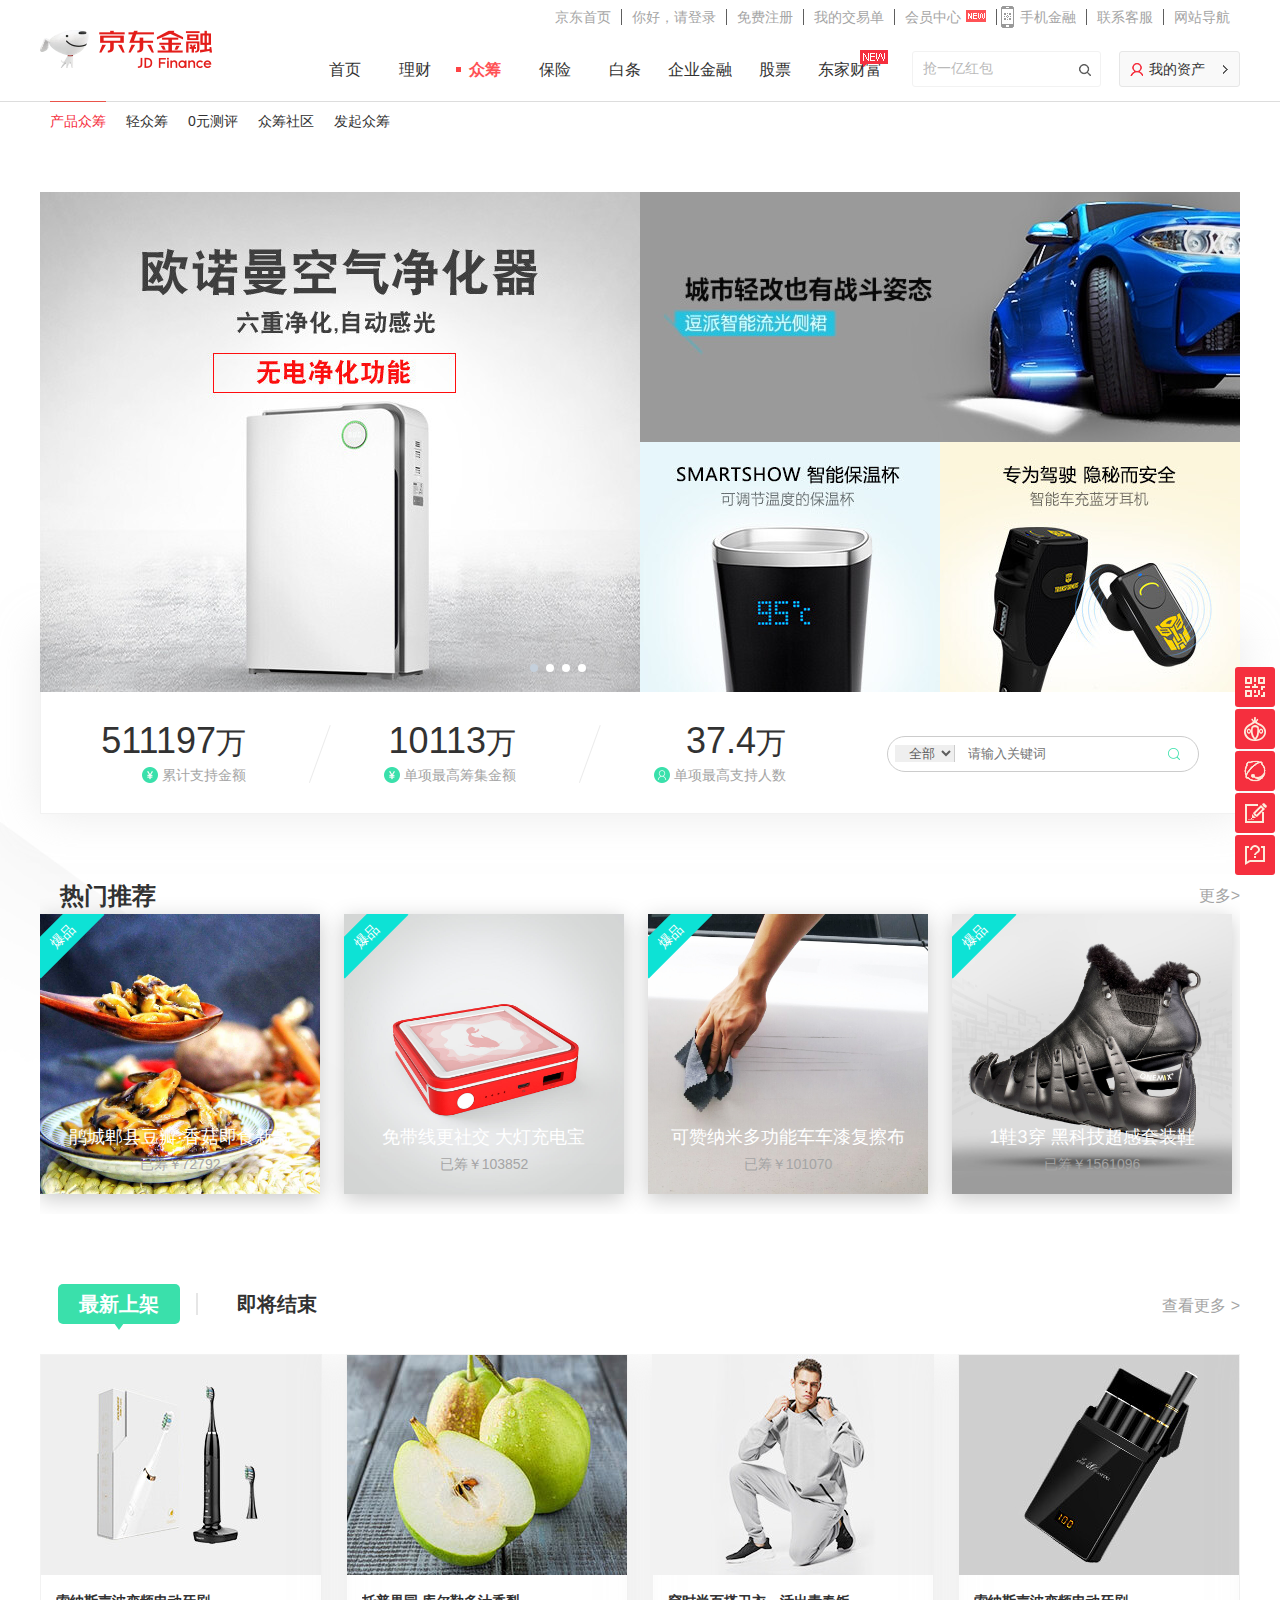
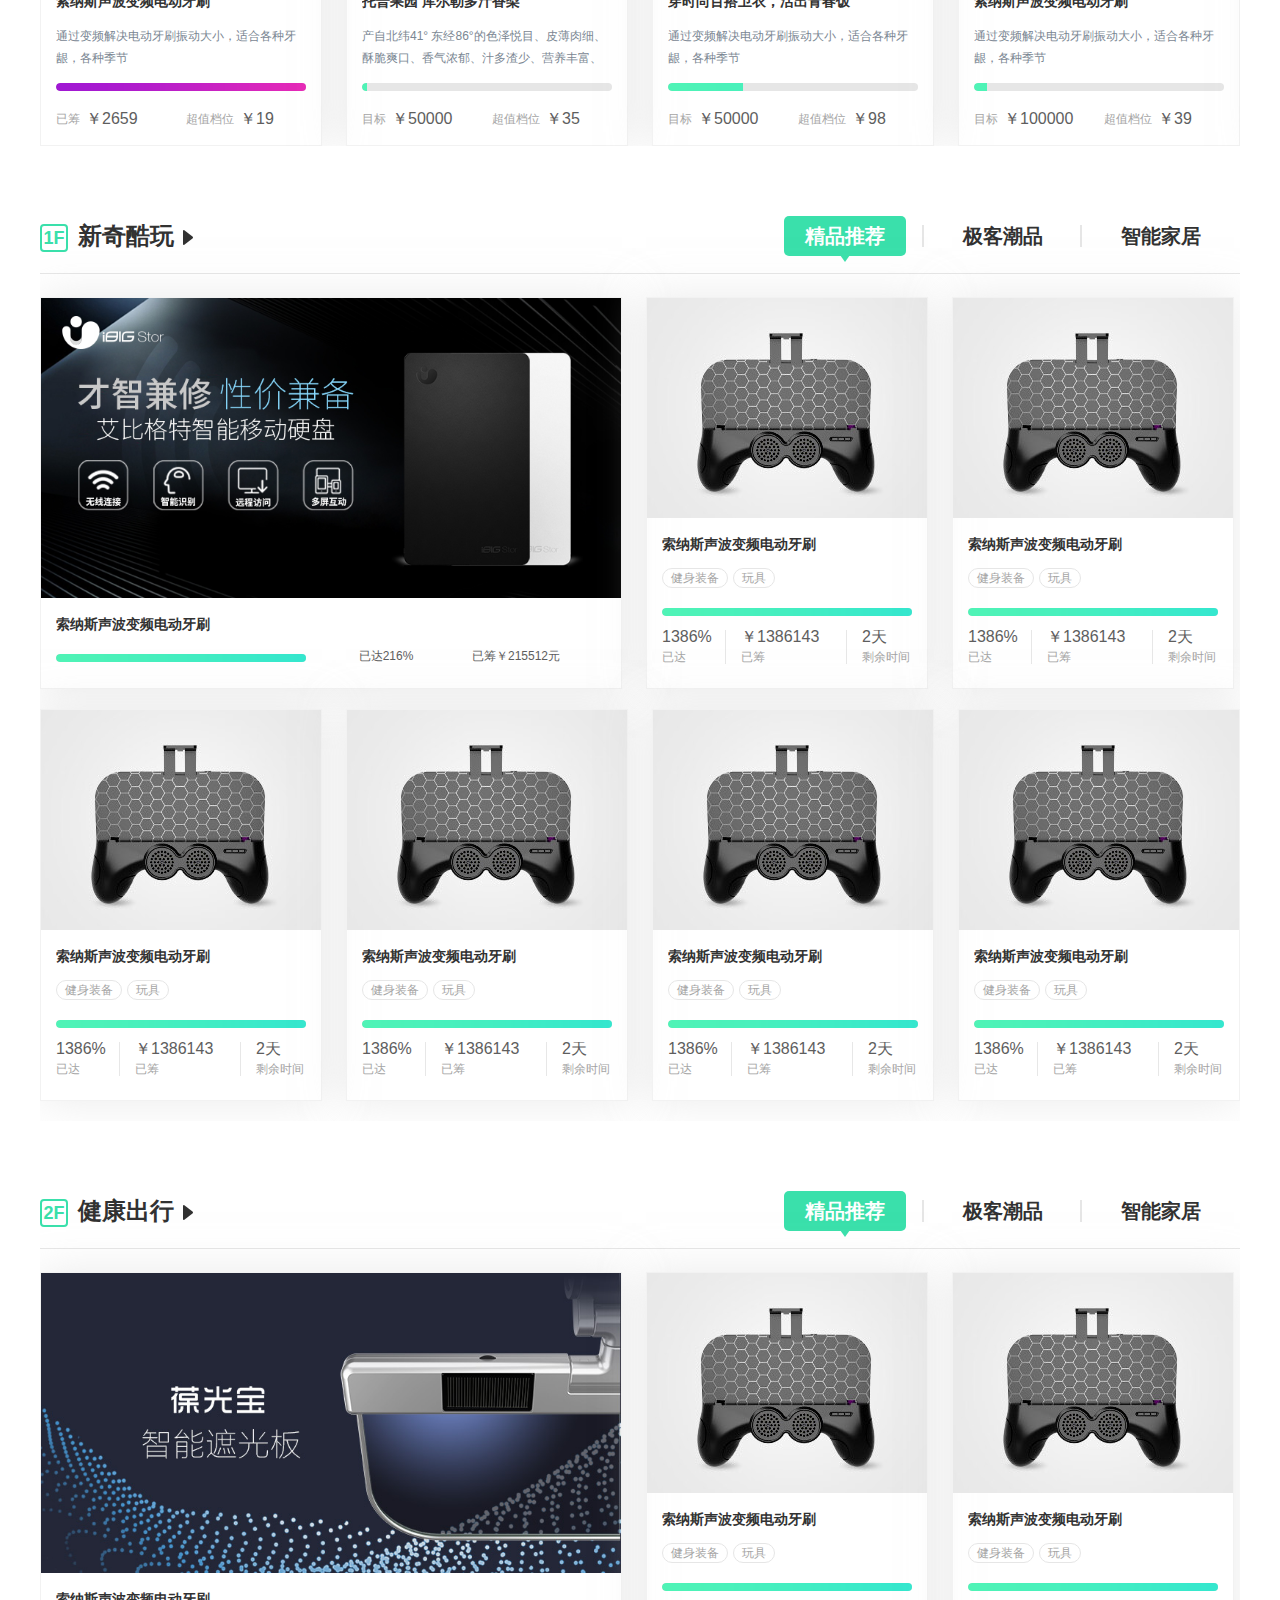
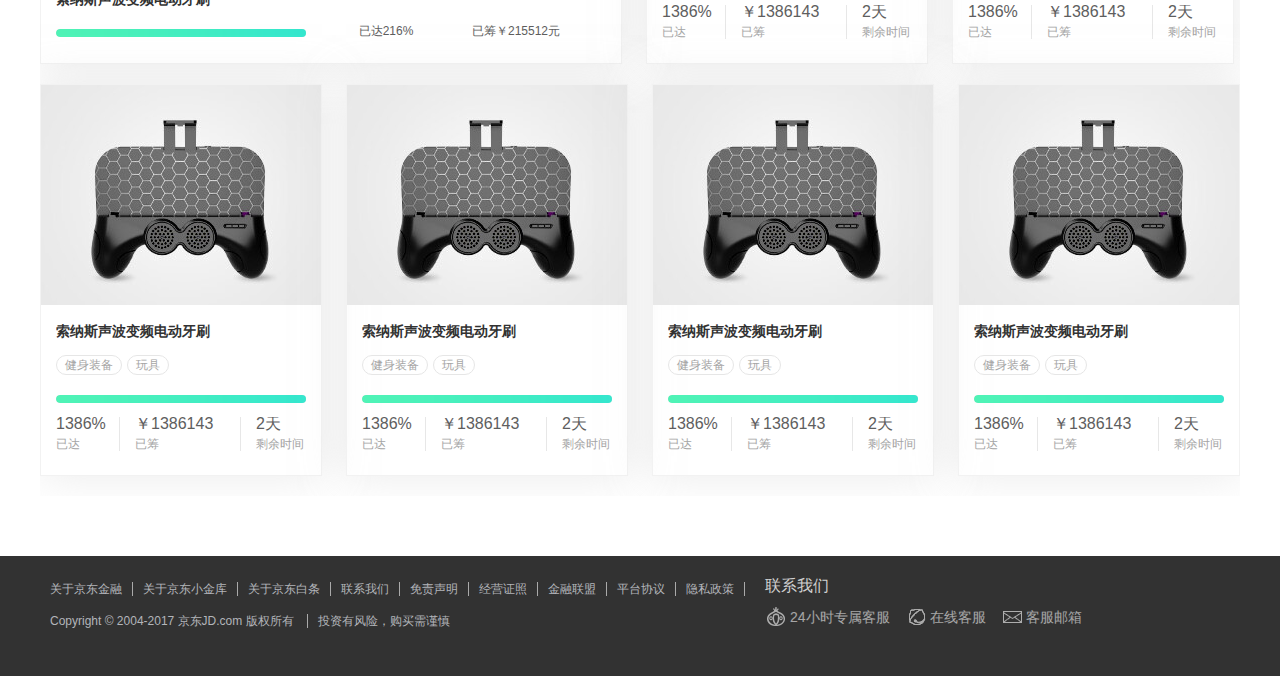
<file: zhongchou.html>
<!DOCTYPE html>
<html lang="en">

<head>
    <meta charset="UTF-8">
    <meta name="viewport" content="width=device-width, initial-scale=1.0">
    <meta http-equiv="X-UA-Compatible" content="ie=edge">
    <title>京东众筹平台-京东金融</title>
    <link rel="stylesheet" href="./css/base.css">
    <link rel="stylesheet" href="./css/zhongchou.css">

</head>

<body>
    <header>
        <div style="clear: both;width: 100%;"></div>
        <div class="topNav">
            <div class="topNavBox" style="width:1200px;">
                <ul style="float:right;">
                    <li><a href="javascript:void();">京东首页</a></li>
                    <li><a href="javascript:void();">你好，请登录</a></li>
                    <li><a href="javascript:void();">免费注册</a></li>
                    <li><a href="javascript:void();">我的交易单</a></li>
                    <li><a href="javascript:void();">会员中心<span></span></a></li>
                    <li><a href="javascript:void();"><span></span>手机金融<span></span></a></li>
                    <li><a href="javascript:void();">联系客服<span></span></a></li>
                    <li><a href="javascript:void();">网站导航<span></span></a></li>
                </ul>
            </div>
        </div>
        <div class="navMain">
            <div class="navMainBar">
                <div class="logo">
                    <a href="javascript:void();"><img src="./img/logo-jr-r.png" alt=""></a>
                </div>
                <div class="navMainBox">
                    <ul>
                        <li><a href="./index.html">首页</a></li>
                        <li><a href="./licai.html">理财</a>
                            <div class="pulldown">
                                <ul>
                                    <li>
                                        <dl>
                                            <dt>理财精选</dt>
                                            <dd><a href="javascript:void();">理财首页</a></dd>
                                            <dd><a href="javascript:void();">京东小金库</a></dd>
                                        </dl>
                                    </li>
                                    <li>
                                        <dl>
                                            <dt>稳健理财</dt>
                                            <dd><a href="javascript:void();">定期理财</a></dd>
                                        </dl>
                                    </li>
                                    <li>
                                        <dl>
                                            <dt>基金理财</dt>
                                            <dd><a href="javascript:void();">基金超市</a></dd>
                                            <dd><a href="javascript:void();">基金定投</a></dd>
                                            <dd><a href="javascript:void();">基智账户</a></dd>
                                        </dl>
                                    </li>
                                    <li>
                                        <dl>
                                            <dt>特色理财</dt>
                                            <dd><a href="javascript:void();">京东黄金</a></dd>
                                        </dl>
                                    </li>
                                    <li>
                                        <dl>
                                            <dt>投资讯息</dt>
                                            <dd><a href="javascript:void();">慧投策略</a></dd>
                                        </dl>
                                    </li>
                                    <li>
                                        <a href="javascript:void();"><img src="./img/licai-img.png" alt=""></a>
                                    </li>
                                </ul>
                            </div>
                        </li>
                        <li class="current"><a href="javascript:void();">众筹</a>
                            <div class="pulldown">
                                <ul>
                                    <li>
                                        <dl>
                                            <dt>产品众筹</dt>
                                            <dd><a href="javascript:void();">众筹优选</a></dd>
                                            <dd><a href="javascript:void();">发起项目</a></dd>
                                            <dd><a href="javascript:void();">轻众筹</a></dd>
                                        </dl>
                                    </li>
                                    <li>
                                        <dl>
                                            <dt>众筹分类</dt>
                                            <dd><a href="javascript:void();">科技</a><a href="javascript:void();">家电</a></dd>
                                            <dd><a href="javascript:void();">美食</a><a href="javascript:void();">美学</a></dd>
                                            <dd><a href="javascript:void();">文化</a><a href="javascript:void();">扶贫</a></dd>
                                        </dl>
                                    </li>
                                    <li>
                                        <dl>
                                            <dt>东家</dt>
                                            <dd><a href="javascript:void();">东家精选</a></dd>
                                            <dd><a href="javascript:void();">我要投资</a></dd>
                                            <dd><a href="javascript:void();">东家社区</a></dd>
                                        </dl>
                                    </li>
                                    <li>
                                        <dl>
                                            <dt>互动尝鲜</dt>
                                            <dd><a href="javascript:void();">众筹社区</a></dd>
                                            <dd><a href="javascript:void();">0元测评</a></dd>
                                        </dl>
                                    </li>
                                    <li>
                                        <dl>
                                            <dt>众创生态</dt>
                                            <dd><a href="javascript:void();">京东投创</a></dd>
                                            <dd><a href="javascript:void();">创业服务</a></dd>
                                            <dd><a href="javascript:void();">众创学院</a></dd>
                                        </dl>
                                    </li>
                                    <li>
                                        <a href="javascript:void();"><img src="./img/zhongchou-img.jpg" alt=""></a>
                                    </li>
                                </ul>
                            </div>
                        </li>
                        <li><a href="./baoxian.html">保险</a>
                            <div class="pulldown">
                                <ul>
                                    <li>
                                        <dl>
                                            <dt>保险精选</dt>
                                            <dd><a href="javascript:void();">保险首页</a></dd>
                                            <dd><a href="javascript:void();">车险首页</a></dd>
                                        </dl>
                                    </li>
                                    <li>
                                        <dl>
                                            <dt>车险</dt>
                                            <dd><a href="javascript:void();">人保车险</a></dd>
                                            <dd><a href="javascript:void();">阳光车险</a></dd>
                                            <dd><a href="javascript:void();">中华车险</a></dd>
                                        </dl>
                                    </li>
                                    <li>
                                        <dl>
                                            <dt>意外</dt>
                                            <dd><a href="javascript:void();">交通</a></dd>
                                            <dd><a href="javascript:void();">综合</a></dd>
                                            <dd><a href="javascript:void();">运动</a></dd>
                                        </dl>
                                    </li>
                                    <li>
                                        <dl>
                                            <dt>旅行</dt>
                                            <dd><a href="javascript:void();">境内</a></dd>
                                            <dd><a href="javascript:void();">境外</a></dd>
                                            <dd><a href="javascript:void();">申报</a></dd>
                                        </dl>
                                    </li>
                                    <li>
                                        <dl>
                                            <dt>健康</dt>
                                            <dd><a href="javascript:void();">重大疾病</a></dd>
                                            <dd><a href="javascript:void();">医疗费用</a></dd>
                                            <dd><a href="javascript:void();">防癌保障</a></dd>
                                        </dl>
                                    </li>
                                    <li>
                                        <dl>
                                            <dt>财产</dt>
                                            <dd><a href="javascript:void();">家财</a></dd>
                                            <dd><a href="javascript:void();">责任</a></dd>
                                            <dd><a href="javascript:void();">创新</a></dd>
                                        </dl>
                                    </li>
                                    <li>
                                        <dl>
                                            <dt>人寿</dt>
                                            <dd><a href="javascript:void();">养老储蓄</a></dd>
                                            <dd><a href="javascript:void();">教育储蓄</a></dd>
                                            <dd><a href="javascript:void();">定期寿险</a></dd>
                                        </dl>
                                    </li>
                                    <!-- <li> -->
                                    <!-- <a href="javascript:void();"><img src="./img/baoxian-img.jpg" alt=""></a> -->
                                    <!-- </li> -->
                                </ul>
                            </div>
                        </li>
                        <li><a href="./baitiao.html">白条</a>
                            <div class="pulldown">
                                <ul>
                                    <li>
                                        <dl>
                                            <dt>购物打白条</dt>
                                            <dd><a href="javascript:void();">白条</a></dd>
                                            <dd><a href="javascript:void();">白条优惠</a></dd>
                                            <dd><a href="javascript:void();">白条还款</a></dd>
                                        </dl>
                                    </li>
                                    <li>
                                        <dl>
                                            <dt>生活打白条</dt>
                                            <dd><a href="javascript:void();">买房</a><a href="javascript:void();">旅游</a></dd>
                                            <dd><a href="javascript:void();">租房</a></dd>
                                            <dd><a href="javascript:void();">买房装修</a></dd>
                                        </dl>
                                    </li>
                                    <li>
                                        <dl>
                                            <dt>信用服务</dt>
                                            <dd><a href="javascript:void();">小白信用</a></dd>
                                            <dd><a href="javascript:void();">白条联名卡</a></dd>
                                            <dd><a href="javascript:void();">京东钢镚</a></dd>
                                        </dl>
                                    </li>
                                    <li>
                                        <dl>
                                            <dt>个人/企业服务</dt>
                                            <dd><a href="javascript:void();">金条</a></dd>
                                            <dd><a href="javascript:void();">抵质押贷</a></dd>
                                        </dl>
                                    </li>
                                    <li>
                                        <dl>
                                            <dt>校园金融</dt>
                                            <dd><a href="javascript:void();">校园特权</a></dd>
                                        </dl>
                                    </li>
                                    <li>
                                        <dl>
                                            <dt>农村金融</dt>
                                            <dd><a href="javascript:void();">乡村白条</a></dd>
                                            <dd><a href="javascript:void();">京农贷</a></dd>
                                        </dl>
                                    </li>
                                    <!-- <li> -->
                                    <!-- <a href="javascript:void();"><img src="./img/baoxian-img.jpg" alt=""></a> -->
                                    <!-- </li> -->
                                </ul>
                            </div>
                        </li>
                        <li><a href="./qiyejinrong.html">企业金融</a>
                            <div class="pulldown">
                                <ul>
                                    <li>
                                        <dl>
                                            <dt>企业中心</dt>
                                            <dd><a href="javascript:void();">企业金融介绍</a></dd>
                                            <dd><a href="javascript:void();">企业金融服务</a></dd>
                                        </dl>
                                    </li>
                                    <li>
                                        <dl>
                                            <dt>企业融资</dt>
                                            <dd><a href="javascript:void();">京保贝</a><a href="javascript:void();">京小贷</a></dd>
                                            <dd><a href="javascript:void();">动产融资</a><a href="javascript:void();">企业金采</a></dd>
                                        </dl>
                                    </li>
                                    <li>
                                        <dl>
                                            <dt>企业理财</dt>
                                            <dd><a href="javascript:void();">企业金库</a></dd>
                                        </dl>
                                    </li>
                                    <li>
                                        <dl>
                                            <dt>企业征信</dt>
                                            <dd><a href="javascript:void();">蓝鲸征信</a></dd>
                                        </dl>
                                    </li>
                                    <li>
                                        <dl>
                                            <dt>客服中心</dt>
                                            <dd><a href="javascript:void();">常见问题</a></dd>
                                        </dl>
                                    </li>
                                    <li>
                                        <a href="javascript:void();"><img src="./img/qiyejinrong-img.jpg" alt=""></a>
                                    </li>
                                </ul>
                            </div>
                        </li>
                        <li><a href="./gupiao.html">股票</a>
                            <div class="pulldown">
                                <ul>
                                    <li>
                                        <dl>
                                            <dt>炒股工具</dt>
                                            <dd><a href="javascript:void();">APP下载<span></span></a></dd>
                                            <dd><a href="javascript:void();">极速开户<span></span></a></dd>
                                        </dl>
                                    </li>
                                    <li>
                                        <dl>
                                            <dt>特色功能</dt>
                                            <dd><a href="javascript:void();">实时资讯</a></dd>
                                            <dd><a href="javascript:void();">发现牛人</a></dd>
                                        </dl>
                                    </li>
                                    <li>
                                        <dl>
                                            <dt>量化交易</dt>
                                            <dd><a href="javascript:void();">量化平台</a></dd>
                                            <dd><a href="javascript:void();">策略榜</a></dd>
                                            <dd><a href="javascript:void();">量化社区</a></dd>
                                        </dl>
                                    </li>
                                    <li>
                                        <a href="javascript:void();"><img src="./img/gupiao-img1.png" alt=""></a>
                                    </li>
                                    <li>
                                        <a href="javascript:void();"><img src="./img/gupiao-img2.jpg" alt=""></a>
                                    </li>
                                </ul>
                            </div>
                        </li>
                        <li><a href="./dongjiacaifu.html">东家财富<span class="icon"><img src="./img/nav-new.gif" alt=""></span></a>
                            <div class="pulldown">
                                <ul>
                                    <li>
                                        <dl>
                                            <dt>东家财富</dt>
                                            <dd><a href="javascript:void();">类固收<span></span></a></dd>
                                            <dd><a href="javascript:void();">私募股权<span></span></a></dd>
                                            <dd><a href="javascript:void();">阳光私募<span></span></a></dd>
                                        </dl>
                                    </li>
                                    <li>
                                        <dl>
                                            <dt>东家海外</dt>
                                            <dd><a href="javascript:void();">海外移民</a></dd>
                                            <dd><a href="javascript:void();">海外留学</a></dd>
                                            <dd><a href="javascript:void();">海外置业</a></dd>
                                            <dd><a href="javascript:void();">海外求职</a></dd>
                                        </dl>
                                    </li>
                                    <li>
                                        <a href="javascript:void();"><img src="./img/dongjiacaifu-img1.jpg" alt=""></a>
                                    </li>
                                    <li>
                                        <a href="javascript:void();"><img src="./img/dongjiacaifu-img2.jpg" alt=""></a>
                                    </li>
                                </ul>
                            </div>
                        </li>
                    </ul>
                </div>
                <div class="searchBar">
                    <div class="searchBox">
                        <input type="text" placeholder="抢一亿红包">
                        <a href="javascript:void();"></a>
                    </div>
                </div>
                <div class="users">
                    <div class="usersBox">
                        <span class="usersHeadPic"></span>
                        <a href="javascript:void();">我的资产</a>
                        <span class="usersArrowPic"></span>
                    </div>
                </div>
            </div>
        </div>
        <div class="subNav">
            <ul>
                <li><a href="javascript:void();" class="current">产品众筹</a></li>
                <li><a href="javascript:void();">轻众筹</a></li>
                <li><a href="javascript:void();">0元测评</a></li>
                <li><a href="javascript:void();">众筹社区</a></li>
                <li><a href="javascript:void();">发起众筹</a></li>
            </ul>
        </div>
    </header>
    <div class="main">
        <div class="bodyBg">
        </div>
        <div class="tab1" style="">
            <div class="slider">
                <span></span>
                <span></span>
                <div class="sliderList">
                    <ul>
                        <li class="active"></li>
                        <li></li>
                        <li></li>
                        <li></li>
                    </ul>
                </div>
                <div class="sliderBox sliderBox1">
                    <div>
                        <a href="javascript:void();"><img src="./img/zhongchou-slider1-1.jpg" alt=""></a>
                        <a href="javascript:void();"><img src="./img/zhongchou-slider1-2.jpg" alt=""></a>
                        <a href="javascript:void();"><img src="./img/zhongchou-slider1-3.jpg" alt=""></a>
                        <a href="javascript:void();"><img src="./img/zhongchou-slider1-4.jpg" alt=""></a>
                    </div>
                </div>
                <div class="sliderBox sliderBox2">
                    <div>
                        <a href="javascript:void();"><img src="./img/zhongchou-slider2-1.jpg" alt=""></a>
                        <a href="javascript:void();"><img src="./img/zhongchou-slider2-2.jpg" alt=""></a>
                        <a href="javascript:void();"><img src="./img/zhongchou-slider2-3.jpg" alt=""></a>
                        <a href="javascript:void();"><img src="./img/zhongchou-slider2-4.jpg" alt=""></a>
                    </div>
                </div>
                <div class="sliderBox sliderBox3">
                    <div>
                        <a href="javascript:void();"><img src="./img/zhongchou-slider3-1.jpg" alt=""></a>
                        <a href="javascript:void();"><img src="./img/zhongchou-slider3-2.jpg" alt=""></a>
                        <a href="javascript:void();"><img src="./img/zhongchou-slider3-3.jpg" alt=""></a>
                        <a href="javascript:void();"><img src="./img/zhongchou-slider3-4.jpg" alt=""></a>
                    </div>
                </div>
                <div class="sliderBox sliderBox4">
                    <div>
                        <a href="javascript:void();"><img src="./img/zhongchou-slider4-1.jpg" alt=""></a>
                        <a href="javascript:void();"><img src="./img/zhongchou-slider4-2.jpg" alt=""></a>
                        <a href="javascript:void();"><img src="./img/zhongchou-slider4-3.jpg" alt=""></a>
                        <a href="javascript:void();"><img src="./img/zhongchou-slider4-4.jpg" alt=""></a>
                    </div>
                </div>
            </div>
            <div class="showBar">
                <ul>
                    <li>
                        <p>511197<span>万</span></p>
                        <p><span></span>累计支持金额</p>
                    </li>
                    <li>
                        <p>10113<span>万</span></p>
                        <p><span></span>单项最高筹集金额</p>
                    </li>
                    <li>
                        <p>37.4<span>万</span></p>
                        <p><span></span>单项最高支持人数</p>
                    </li>
                </ul>
                <div class="showSearch">
                    <p class="showSearchBox">
                        <select>
                            <option value="全部">全部</option>
                            <option value="科技">科技</option>
                            <option value="美食">美食</option>
                            <option value="家电">家电</option>
                            <option value="设计">设计</option>
                            <option value="娱乐">娱乐</option>
                            <option value="出版">出版</option>
                            <option value="公益">公益</option>
                            <option value="其他">其他</option>
                        </select>
                        <input type="text" maxlength="35" placeholder="请输入关键词">
                        <a></a>
                    </p>
                </div>
            </div>
        </div>
        <div class="tab2">
            <dl>
                <dt><span>热门推荐</span><a href="javascript:void();">更多></a></dt>

                <dd>
                    <a href="javascript:void();">
                        <span>爆品</span>
                        <img src="./img/zhongchou-tab2-p1.jpg" alt="" class="hover-scale">
                        <p>鹃城郫县豆瓣·香菇即食新品</p>
                        <p>已筹￥72792</p>
                    </a>
                </dd>
                <dd>
                    <a href="javascript:void();">
                        <span>爆品</span>
                        <img src="./img/zhongchou-tab2-p2.jpg" alt="" class="hover-scale">
                        <p>免带线更社交 大灯充电宝</p>
                        <p>已筹￥103852</p>
                    </a>
                </dd>
                <dd>
                    <a href="javascript:void();">
                        <span>爆品</span>
                        <img src="./img/zhongchou-tab2-p3.jpg" alt="" class="hover-scale">
                        <p>可赞纳米多功能车车漆复擦布</p>
                        <p>已筹￥101070</p>
                    </a>
                </dd>
                <dd>
                    <a href="javascript:void();">
                        <span>爆品</span>
                        <img src="./img/zhongchou-tab2-p4.jpg" alt="" class="hover-scale">
                        <p>1鞋3穿 黑科技超感套装鞋</p>
                        <p>已筹￥1561096</p>
                    </a>
                </dd>
            </dl>
        </div>
        <div class="showTab tab3">
            <span></span>
            <span></span>
            <dl>
                <dt>
                    <ul>
                        <li><a href="javascript:void();" class="current">最新上架</a></li>
                        <li><a href="javascript:void();">即将结束</a></li>
                    </ul>
                    <a href="javascript:void();">查看更多 ></a>
                </dt>
                <dd>
                    <ul>
                        <li>
                            <a href="javascript:void();"><img src="./img/zhongchou-tab3-p1.jpg" alt="" class="hover-scale"></a>
                            <a href="javascript:void();">
                                <p>索纳斯声波变频电动牙刷</p>
                                <p>通过变频解决电动牙刷振动大小，适合各种牙龈，各种季节</p>
                            </a>
                            <p class="proBar"><span></span></p>
                            <div>
                                <p><span>已筹</span><span>￥2659</span></p>
                                <p><span>超值档位</span><span>￥19</span></p>
                            </div>
                        </li>
                        <li>
                            <a href="javascript:void();"><img src="./img/zhongchou-tab3-p2.jpg" alt="" class="hover-scale"></a>
                            <a href="javascript:void();">
                                <p>托普果园 库尔勒多汁香梨</p>
                                <p>产自北纬41° 东经86°的色泽悦目、皮薄肉细、酥脆爽口、香气浓郁、汁多渣少、营养丰富、耐久贮藏的梨中珍品。</p>
                            </a>
                            <p class="proBar"><span></span></p>
                            <div>
                                <p><span>目标</span><span>￥50000</span></p>
                                <p><span>超值档位</span><span>￥35</span></p>
                            </div>
                        </li>
                        <li>
                            <a href="javascript:void();"><img src="./img/zhongchou-tab3-p3.jpg" alt="" class="hover-scale"></a>
                            <a href="javascript:void();">
                                <p>穿时尚百搭卫衣，活出青春饭</p>
                                <p>通过变频解决电动牙刷振动大小，适合各种牙龈，各种季节</p>
                            </a>
                            <p class="proBar"><span></span></p>
                            <div>
                                <p><span>目标</span><span>￥50000</span></p>
                                <p><span>超值档位</span><span>￥98</span></p>
                            </div>
                        </li>
                        <li>
                            <a href="javascript:void();"><img src="./img/zhongchou-tab3-p4.jpg" alt="" class="hover-scale"></a>
                            <a href="javascript:void();">
                                <p>索纳斯声波变频电动牙刷</p>
                                <p>通过变频解决电动牙刷振动大小，适合各种牙龈，各种季节</p>
                            </a>
                            <p class="proBar"><span></span></p>
                            <div>
                                <p><span>目标</span><span>￥100000</span></p>
                                <p><span>超值档位</span><span>￥39</span></p>
                            </div>
                        </li>
                        <li>
                            <a href="javascript:void();"><img src="./img/zhongchou-tab3-p5.jpg" alt="" class="hover-scale"></a>
                            <a href="javascript:void();">
                                <p>索纳斯声波变频电动牙刷</p>
                                <p>通过变频解决电动牙刷振动大小，适合各种牙龈，各种季节</p>
                            </a>
                            <p class="proBar"><span></span></p>
                            <div>
                                <p><span>目标</span><span>￥100000</span></p>
                                <p><span>超值档位</span><span>￥39</span></p>
                            </div>
                        </li>
                        <li>
                            <a href="javascript:void();"><img src="./img/zhongchou-tab3-p6.jpg" alt="" class="hover-scale"></a>
                            <a href="javascript:void();">
                                <p>索纳斯声波变频电动牙刷</p>
                                <p>通过变频解决电动牙刷振动大小，适合各种牙龈，各种季节</p>
                            </a>
                            <p class="proBar"><span></span></p>
                            <div>
                                <p><span>目标</span><span>￥100000</span></p>
                                <p><span>超值档位</span><span>￥39</span></p>
                            </div>
                        </li>
                        <li>
                            <a href="javascript:void();"><img src="./img/zhongchou-tab3-p7.jpg" alt="" class="hover-scale"></a>
                            <a href="javascript:void();">
                                <p>索纳斯声波变频电动牙刷</p>
                                <p>通过变频解决电动牙刷振动大小，适合各种牙龈，各种季节</p>
                            </a>
                            <p class="proBar"><span></span></p>
                            <div>
                                <p><span>目标</span><span>￥100000</span></p>
                                <p><span>超值档位</span><span>￥39</span></p>
                            </div>
                        </li>
                        <li>
                            <a href="javascript:void();"><img src="./img/zhongchou-tab3-p8.jpg" alt="" class="hover-scale"></a>
                            <a href="javascript:void();">
                                <p>索纳斯声波变频电动牙刷</p>
                                <p>通过变频解决电动牙刷振动大小，适合各种牙龈，各种季节</p>
                            </a>
                            <p class="proBar"><span></span></p>
                            <div>
                                <p><span>目标</span><span>￥100000</span></p>
                                <p><span>超值档位</span><span>￥39</span></p>
                            </div>
                        </li>
                    </ul>
                </dd>
            </dl>
        </div>
        <div class="showTab showTab2 tab4">
            <span></span>
            <span></span>
            <dl>
                <dt>
                    <ul>
                        <li><a href="javascript:void();" class="current">精品推荐</a></li>
                        <li><a href="javascript:void();">极客潮品</a></li>
                        <li><a href="javascript:void();">智能家居</a></li>
                    </ul>
                    <a href="javascript:void();"><span>1F</span>新奇酷玩</a>
                </dt>
                <dd>
                    <ul>
                        <li>
                            <a href="javascript:void();"><img src="./img/zhongchou-tab4-p1.jpg" alt="" class="hover-scale"></a>
                            <a href="javascript:void();">
                                <p>索纳斯声波变频电动牙刷</p>
                            </a>
                            <p class="proBar"><span></span></p>
                            <p><span>已达216%</span><span>已筹￥215512元</span></p>
                        </li>
                        <li>
                            <a href="javascript:void();"><img src="./img/zhongchou-tab3-p8.jpg" alt="" class="hover-scale"></a>
                            <a href="javascript:void();">
                                <p>索纳斯声波变频电动牙刷</p>
                            </a>
                            <ul class="tag">
                                <li><a href="javascript:void();">健身装备</a></li>
                                <li><a href="javascript:void();">玩具</a></li>
                            </ul>
                            <p class="proBar"><span></span></p>
                            <div>
                                <ul>
                                    <li>
                                        <p>1386%</p>
                                        <p>已达</p>
                                    </li>
                                    <li>
                                        <p>￥1386143</p>
                                        <p>已筹</p>
                                    </li>
                                    <li>
                                        <p>2天</p>
                                        <p>剩余时间</p>
                                    </li>
                                </ul>
                            </div>
                        </li>
                        <li>
                            <a href="javascript:void();"><img src="./img/zhongchou-tab3-p8.jpg" alt="" class="hover-scale"></a>
                            <a href="javascript:void();">
                                <p>索纳斯声波变频电动牙刷</p>
                            </a>
                            <ul class="tag">
                                <li><a href="javascript:void();">健身装备</a></li>
                                <li><a href="javascript:void();">玩具</a></li>
                            </ul>
                            <p class="proBar"><span></span></p>
                            <div>
                                <ul>
                                    <li>
                                        <p>1386%</p>
                                        <p>已达</p>
                                    </li>
                                    <li>
                                        <p>￥1386143</p>
                                        <p>已筹</p>
                                    </li>
                                    <li>
                                        <p>2天</p>
                                        <p>剩余时间</p>
                                    </li>
                                </ul>
                            </div>
                        </li>
                        <li>
                            <a href="javascript:void();"><img src="./img/zhongchou-tab3-p8.jpg" alt="" class="hover-scale"></a>
                            <a href="javascript:void();">
                                <p>索纳斯声波变频电动牙刷</p>
                            </a>
                            <ul class="tag">
                                <li><a href="javascript:void();">健身装备</a></li>
                                <li><a href="javascript:void();">玩具</a></li>
                            </ul>
                            <p class="proBar"><span></span></p>
                            <div>
                                <ul>
                                    <li>
                                        <p>1386%</p>
                                        <p>已达</p>
                                    </li>
                                    <li>
                                        <p>￥1386143</p>
                                        <p>已筹</p>
                                    </li>
                                    <li>
                                        <p>2天</p>
                                        <p>剩余时间</p>
                                    </li>
                                </ul>
                            </div>
                        </li>
                        <li>
                            <a href="javascript:void();"><img src="./img/zhongchou-tab3-p8.jpg" alt="" class="hover-scale"></a>
                            <a href="javascript:void();">
                                <p>索纳斯声波变频电动牙刷</p>
                            </a>
                            <ul class="tag">
                                <li><a href="javascript:void();">健身装备</a></li>
                                <li><a href="javascript:void();">玩具</a></li>
                            </ul>
                            <p class="proBar"><span></span></p>
                            <div>
                                <ul>
                                    <li>
                                        <p>1386%</p>
                                        <p>已达</p>
                                    </li>
                                    <li>
                                        <p>￥1386143</p>
                                        <p>已筹</p>
                                    </li>
                                    <li>
                                        <p>2天</p>
                                        <p>剩余时间</p>
                                    </li>
                                </ul>
                            </div>
                        </li>
                        <li>
                            <a href="javascript:void();"><img src="./img/zhongchou-tab3-p8.jpg" alt="" class="hover-scale"></a>
                            <a href="javascript:void();">
                                <p>索纳斯声波变频电动牙刷</p>
                            </a>
                            <ul class="tag">
                                <li><a href="javascript:void();">健身装备</a></li>
                                <li><a href="javascript:void();">玩具</a></li>
                            </ul>
                            <p class="proBar"><span></span></p>
                            <div>
                                <ul>
                                    <li>
                                        <p>1386%</p>
                                        <p>已达</p>
                                    </li>
                                    <li>
                                        <p>￥1386143</p>
                                        <p>已筹</p>
                                    </li>
                                    <li>
                                        <p>2天</p>
                                        <p>剩余时间</p>
                                    </li>
                                </ul>
                            </div>
                        </li>
                        <li>
                            <a href="javascript:void();"><img src="./img/zhongchou-tab3-p8.jpg" alt="" class="hover-scale"></a>
                            <a href="javascript:void();">
                                <p>索纳斯声波变频电动牙刷</p>
                            </a>
                            <ul class="tag">
                                <li><a href="javascript:void();">健身装备</a></li>
                                <li><a href="javascript:void();">玩具</a></li>
                            </ul>
                            <p class="proBar"><span></span></p>
                            <div>
                                <ul>
                                    <li>
                                        <p>1386%</p>
                                        <p>已达</p>
                                    </li>
                                    <li>
                                        <p>￥1386143</p>
                                        <p>已筹</p>
                                    </li>
                                    <li>
                                        <p>2天</p>
                                        <p>剩余时间</p>
                                    </li>
                                </ul>
                            </div>
                        </li>
                    </ul>
                </dd>
            </dl>
        </div>
        <div class="showTab showTab2 tab5">
            <span></span>
            <span></span>
            <dl>
                <dt>
                    <ul>
                        <li><a href="javascript:void();" class="current">精品推荐</a></li>
                        <li><a href="javascript:void();">极客潮品</a></li>
                        <li><a href="javascript:void();">智能家居</a></li>
                    </ul>
                    <a href="javascript:void();"><span>2F</span>健康出行</a>
                </dt>
                <dd>
                    <ul>
                        <li>
                            <a href="javascript:void();"><img src="./img/zhongchou-tab5-p1.jpg" alt="" class="hover-scale"></a>
                            <a href="javascript:void();">
                                <p>索纳斯声波变频电动牙刷</p>
                            </a>
                            <p class="proBar"><span></span></p>
                            <p><span>已达216%</span><span>已筹￥215512元</span></p>
                        </li>
                        <li>
                            <a href="javascript:void();"><img src="./img/zhongchou-tab3-p8.jpg" alt="" class="hover-scale"></a>
                            <a href="javascript:void();">
                                <p>索纳斯声波变频电动牙刷</p>
                            </a>
                            <ul class="tag">
                                <li><a href="javascript:void();">健身装备</a></li>
                                <li><a href="javascript:void();">玩具</a></li>
                            </ul>
                            <p class="proBar"><span></span></p>
                            <div>
                                <ul>
                                    <li>
                                        <p>1386%</p>
                                        <p>已达</p>
                                    </li>
                                    <li>
                                        <p>￥1386143</p>
                                        <p>已筹</p>
                                    </li>
                                    <li>
                                        <p>2天</p>
                                        <p>剩余时间</p>
                                    </li>
                                </ul>
                            </div>
                        </li>
                        <li>
                            <a href="javascript:void();"><img src="./img/zhongchou-tab3-p8.jpg" alt="" class="hover-scale"></a>
                            <a href="javascript:void();">
                                <p>索纳斯声波变频电动牙刷</p>
                            </a>
                            <ul class="tag">
                                <li><a href="javascript:void();">健身装备</a></li>
                                <li><a href="javascript:void();">玩具</a></li>
                            </ul>
                            <p class="proBar"><span></span></p>
                            <div>
                                <ul>
                                    <li>
                                        <p>1386%</p>
                                        <p>已达</p>
                                    </li>
                                    <li>
                                        <p>￥1386143</p>
                                        <p>已筹</p>
                                    </li>
                                    <li>
                                        <p>2天</p>
                                        <p>剩余时间</p>
                                    </li>
                                </ul>
                            </div>
                        </li>
                        <li>
                            <a href="javascript:void();"><img src="./img/zhongchou-tab3-p8.jpg" alt="" class="hover-scale"></a>
                            <a href="javascript:void();">
                                <p>索纳斯声波变频电动牙刷</p>
                            </a>
                            <ul class="tag">
                                <li><a href="javascript:void();">健身装备</a></li>
                                <li><a href="javascript:void();">玩具</a></li>
                            </ul>
                            <p class="proBar"><span></span></p>
                            <div>
                                <ul>
                                    <li>
                                        <p>1386%</p>
                                        <p>已达</p>
                                    </li>
                                    <li>
                                        <p>￥1386143</p>
                                        <p>已筹</p>
                                    </li>
                                    <li>
                                        <p>2天</p>
                                        <p>剩余时间</p>
                                    </li>
                                </ul>
                            </div>
                        </li>
                        <li>
                            <a href="javascript:void();"><img src="./img/zhongchou-tab3-p8.jpg" alt="" class="hover-scale"></a>
                            <a href="javascript:void();">
                                <p>索纳斯声波变频电动牙刷</p>
                            </a>
                            <ul class="tag">
                                <li><a href="javascript:void();">健身装备</a></li>
                                <li><a href="javascript:void();">玩具</a></li>
                            </ul>
                            <p class="proBar"><span></span></p>
                            <div>
                                <ul>
                                    <li>
                                        <p>1386%</p>
                                        <p>已达</p>
                                    </li>
                                    <li>
                                        <p>￥1386143</p>
                                        <p>已筹</p>
                                    </li>
                                    <li>
                                        <p>2天</p>
                                        <p>剩余时间</p>
                                    </li>
                                </ul>
                            </div>
                        </li>
                        <li>
                            <a href="javascript:void();"><img src="./img/zhongchou-tab3-p8.jpg" alt="" class="hover-scale"></a>
                            <a href="javascript:void();">
                                <p>索纳斯声波变频电动牙刷</p>
                            </a>
                            <ul class="tag">
                                <li><a href="javascript:void();">健身装备</a></li>
                                <li><a href="javascript:void();">玩具</a></li>
                            </ul>
                            <p class="proBar"><span></span></p>
                            <div>
                                <ul>
                                    <li>
                                        <p>1386%</p>
                                        <p>已达</p>
                                    </li>
                                    <li>
                                        <p>￥1386143</p>
                                        <p>已筹</p>
                                    </li>
                                    <li>
                                        <p>2天</p>
                                        <p>剩余时间</p>
                                    </li>
                                </ul>
                            </div>
                        </li>
                        <li>
                            <a href="javascript:void();"><img src="./img/zhongchou-tab3-p8.jpg" alt="" class="hover-scale"></a>
                            <a href="javascript:void();">
                                <p>索纳斯声波变频电动牙刷</p>
                            </a>
                            <ul class="tag">
                                <li><a href="javascript:void();">健身装备</a></li>
                                <li><a href="javascript:void();">玩具</a></li>
                            </ul>
                            <p class="proBar"><span></span></p>
                            <div>
                                <ul>
                                    <li>
                                        <p>1386%</p>
                                        <p>已达</p>
                                    </li>
                                    <li>
                                        <p>￥1386143</p>
                                        <p>已筹</p>
                                    </li>
                                    <li>
                                        <p>2天</p>
                                        <p>剩余时间</p>
                                    </li>
                                </ul>
                            </div>
                        </li>
                    </ul>
                </dd>
            </dl>
        </div>
    </div>
    <div class="sideBar">
        <ul>
            <li>
                <a href="javascript:void();" class="sidep5"></a>
            </li>
            <li>
                <a href="javascript:void();" class="sidep9"></a>
            </li>
            <li>
                <a href="javascript:void();" class="sidep7"></a>
            </li>
            <li>
                <a href="javascript:void();" class="sidep1"></a>
            </li>
            <li>
                <a href="javascript:void();" class="sidep3"></a>
            </li>
            <li>
                <a href="javascript:void();" class="sidep2"></a>
            </li>
        </ul>
    </div>
    <footer>
        <div class="footerBox">

            <div class="footerLeftBar">
                <ul>
                    <li><a href="javascript:void();">关于京东金融</a></li>
                    <li><a href="javascript:void();">关于京东小金库</a></li>
                    <li><a href="javascript:void();">关于京东白条</a></li>
                    <li><a href="javascript:void();">联系我们</a></li>
                    <li><a href="javascript:void();">免责声明</a></li>
                    <li><a href="javascript:void();">经营证照</a></li>
                    <li><a href="javascript:void();">金融联盟</a></li>
                    <li><a href="javascript:void();">平台协议</a></li>
                    <li><a href="javascript:void();">隐私政策</a></li>
                </ul>
                <p class="copyright">
                    Copyright © 2004-2017 京东JD.com 版权所有
                    <span>投资有风险，购买需谨慎</span>
                </p>
            </div>
            <div class="footerRightBar">
                <dl>
                    <dt>联系我们</dt>
                    <dd><a href="javascript:void();"><span></span>24小时专属客服</a></dd>
                    <dd><a href="javascript:void();"><span></span>在线客服</a></dd>
                    <dd><a href="javascript:void();"><span></span>客服邮箱</a></dd>
                </dl>
            </div>
        </div>
    </footer>
    <script src="./js/jquery-3.2.1.min.js"></script>
    <script>
        $(function() {
            function navMainTab() {
                $(".navMainBox").children("ul").children("li").children("a").hover(function() {
                    $(this).siblings(".pulldown").css("display", "block");
                }, function() {
                    $(this).siblings(".pulldown").css("display", "none");
                });
                $(".pulldown").hover(function() {
                    $(this).css("display", "block");
                }, function() {
                    $(this).css("display", "none");
                });
            }
            navMainTab();
            $(window).on("scroll", function() {
                var scrTop = $(window).scrollTop();
                if (scrTop > 200) {
                    if ($(".topBarFixed").length == 0) {
                        $(".navMain").clone().addClass("topBarFixed").appendTo($("header"));
                        navMainTab();
                    }
                    $(".sidep2").css("display", "block");
                } else {
                    $(".topBarFixed").remove();
                    $(".sidep2").css("display", "none");
                }
            });
            (function() {
                var _index = 0;
                var slider = null;
                var sliderStart = function() {
                    slider = setInterval(function() {
                        _index = _index < 3 ? ++_index : _index = 0;
                        $(".sliderBox div a").css("transform", "translateX(-" + _index + "00%)");
                        $(".sliderList ul").children().eq(_index).addClass("active").siblings().removeClass("active");
                        $(".bodyBg").css("background-image", "url(./img/zhongchou-slidebg" + (_index + 1) + ".jpg)");
                    }, 5000);
                };
                sliderStart();
                $(".slider>span").on("click", function() {
                    clearInterval(slider);
                    if ($(".slider span").index($(this))) {
                        $(this).siblings(".sliderBox").children("div").children("a").css("transform", "translateX(-" + (_index < 3 ? ++_index : _index = 0) + "00%)");
                    } else {
                        $(this).siblings(".sliderBox").children("div").children("a").css("transform", "translateX(-" + (_index > 0 ? --_index : _index = 3) + "00%)");
                    }
                    $(".sliderList ul").children().eq(_index).addClass("active").siblings().removeClass("active");
                    $(".bodyBg").css("background-image", "url(./img/zhongchou-slidebg" + (_index + 1) + ".jpg)");
                });
                $(".slider").hover(function() {
                    clearInterval(slider);
                }, function() {
                    clearInterval(slider);
                    sliderStart();
                });
                $(".sliderList ul li").on("click", function() {
                    _index = $(".sliderList ul li").index($(this));
                    $(this).addClass("active").siblings().removeClass("active")
                    $(".sliderBox div a").css("transform", "translateX(-" + _index + "00%)");
                    $(".bodyBg").css("background-image", "url(../img/zhongchou-slidebg" + (_index + 1) + ".jpg)");
                })
            })()
        })
    </script>
</body>


</html>
</file>
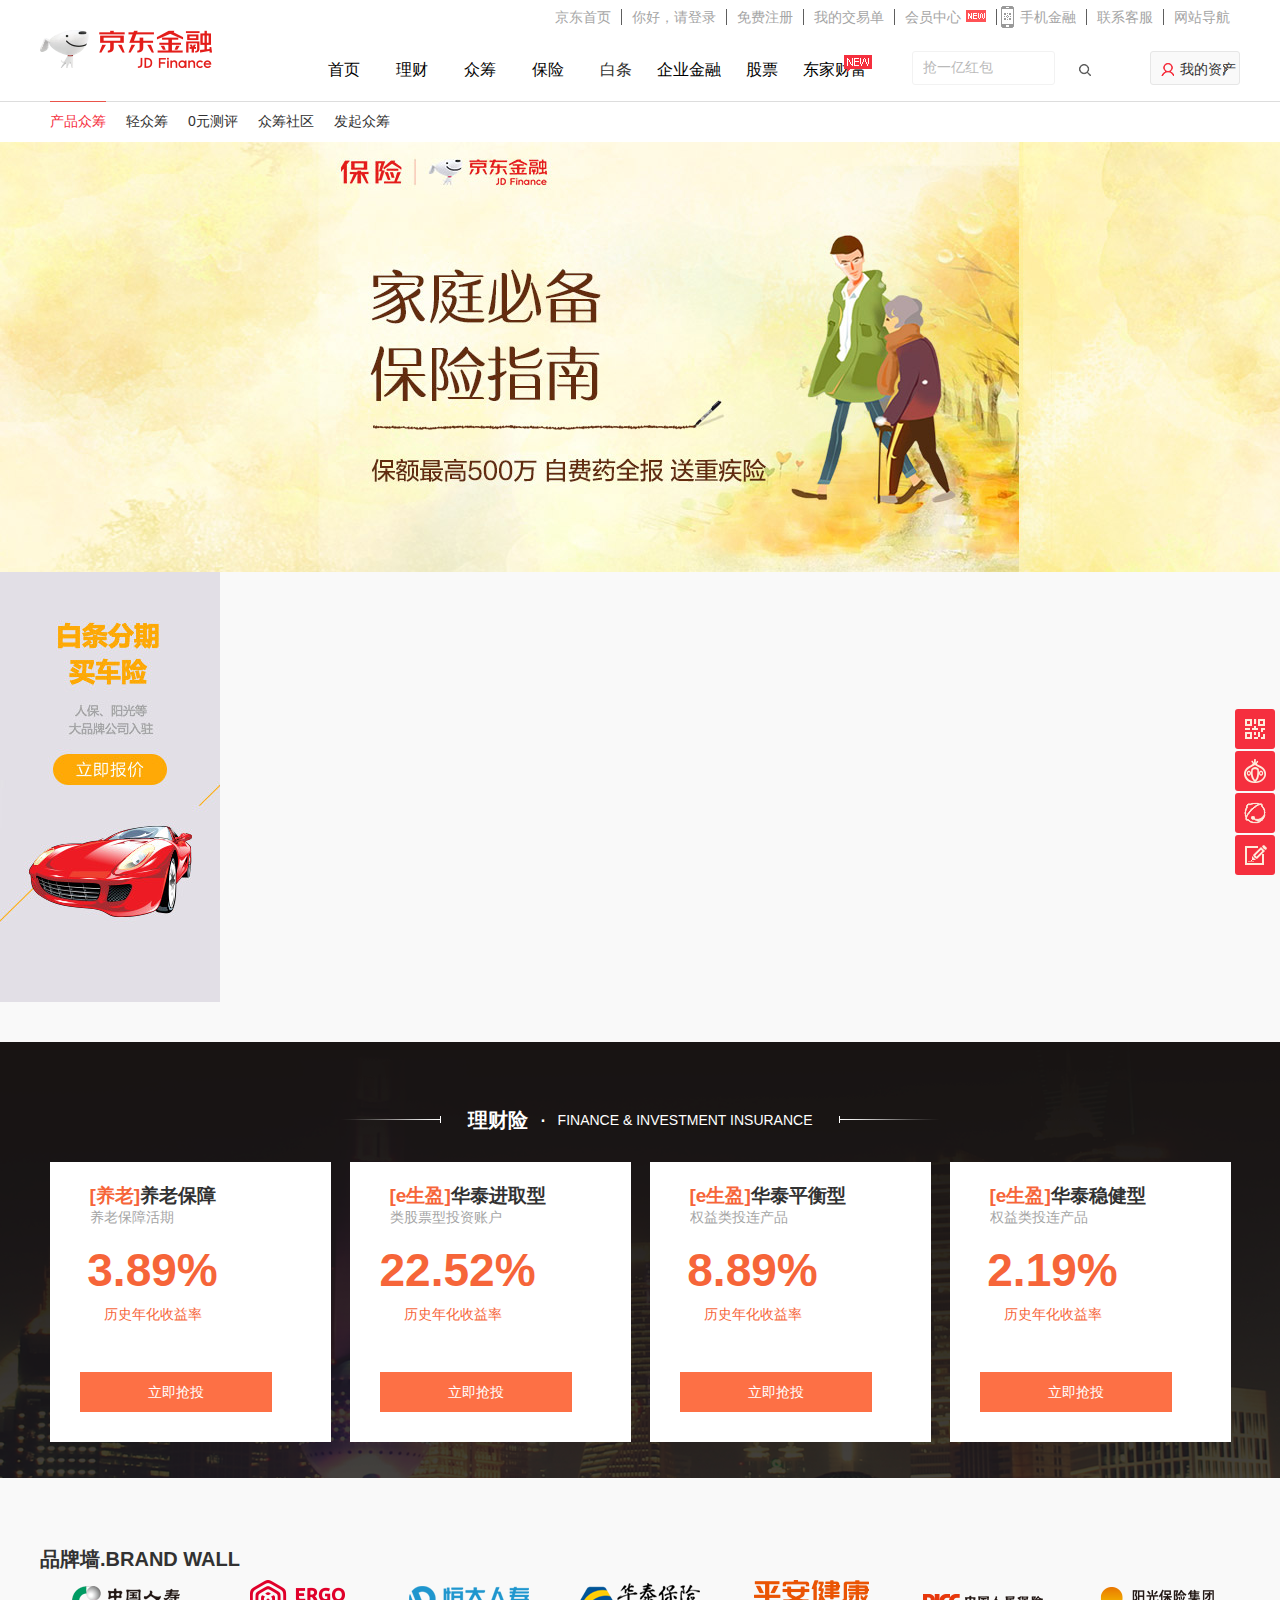
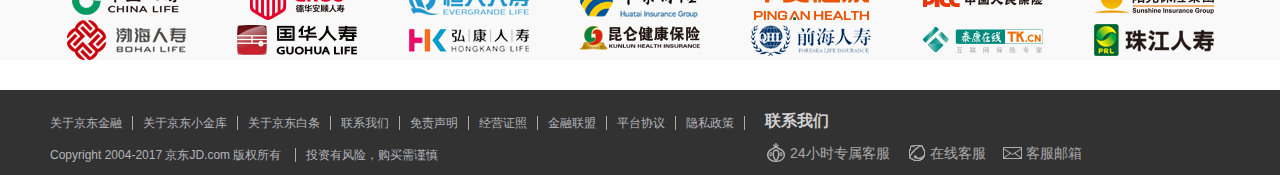
<file: view/baoxian.html>
<!DOCTYPE html>
<html lang="en">

<head>
    <meta charset="UTF-8">
    <meta name="viewport" content="width=device-width, initial-scale=1.0">
    <meta http-equiv="X-UA-Compatible" content="ie=edge">
    <link rel="stylesheet" href="../css/bootstrap.min.css">
    <link rel="stylesheet" href="../css/base.css">
    <link rel="stylesheet" href="../css/baoxian.css">
    <title>保险</title>


</head>

<body>
    <!-- 头部开始  -->
    <header>
        <div style="clear: both;width: 100%;"></div>
        <div class="topNav">
            <div class="topNavBox" style="width:1200px;">
                <ul style="float:right;">
                    <li><a href="javascript:void();">京东首页</a></li>
                    <li><a href="javascript:void();">你好，请登录</a></li>
                    <li><a href="javascript:void();">免费注册</a></li>
                    <li><a href="javascript:void();">我的交易单</a></li>
                    <li><a href="javascript:void();">会员中心<span></span></a></li>
                    <li><a href="javascript:void();"><span></span>手机金融<span></span></a></li>
                    <li><a href="javascript:void();">联系客服<span></span></a></li>
                    <li><a href="javascript:void();">网站导航<span></span></a></li>
                </ul>
            </div>
        </div>
        <div class="navMain">
            <div class="navMainBar">
                <div class="logo">
                    <a href="javascript:void();"><img src="../img/logo-jr-r.png" alt=""></a>
                </div>
                <div class="navMainBox">
                    <ul id="nav-color-black">
                        <li><a href="../index.html" style="color:black;">首页</a></li>
                        <li><a href="../licai.html" style="color:black;">理财</a>
                            <div class="pulldown">
                                <ul>
                                    <li>
                                        <dl>
                                            <dt>理财精选</dt>
                                            <dd><a href="#">理财首页</a></dd>
                                            <dd><a href="#">京东小金库</a></dd>
                                        </dl>
                                    </li>
                                    <li>
                                        <dl>
                                            <dt>稳健理财</dt>
                                            <dd><a href="#">定期理财</a></dd>
                                        </dl>
                                    </li>
                                    <li>
                                        <dl>
                                            <dt>基金理财</dt>
                                            <dd><a href="#">基金超市</a></dd>
                                            <dd><a href="#">基金定投</a></dd>
                                            <dd><a href="#">基智账户</a></dd>
                                        </dl>
                                    </li>
                                    <li>
                                        <dl>
                                            <dt>特色理财</dt>
                                            <dd><a href="#">京东黄金</a></dd>
                                        </dl>
                                    </li>
                                    <li>
                                        <dl>
                                            <dt>投资讯息</dt>
                                            <dd><a href="#">慧投策略</a></dd>
                                        </dl>
                                    </li>
                                    <li>
                                        <a href="#"><img src="../img/licai-img.png" alt=""></a>
                                    </li>
                                </ul>
                            </div>
                        </li>
                        <li><a href="../zhongchou.html" style="color:black;">众筹</a>
                            <div class="pulldown">
                                <ul>
                                    <li>
                                        <dl>
                                            <dt>产品众筹</dt>
                                            <dd><a href="#">众筹优选</a></dd>
                                            <dd><a href="#">发起项目</a></dd>
                                            <dd><a href="#">轻众筹</a></dd>
                                        </dl>
                                    </li>
                                    <li>
                                        <dl>
                                            <dt>众筹分类</dt>
                                            <dd><a href="#">科技</a><a href="#">家电</a></dd>
                                            <dd><a href="#">美食</a><a href="#">美学</a></dd>
                                            <dd><a href="#">文化</a><a href="#">扶贫</a></dd>
                                        </dl>
                                    </li>
                                    <li>
                                        <dl>
                                            <dt>东家</dt>
                                            <dd><a href="#">东家精选</a></dd>
                                            <dd><a href="#">我要投资</a></dd>
                                            <dd><a href="#">东家社区</a></dd>
                                        </dl>
                                    </li>
                                    <li>
                                        <dl>
                                            <dt>互动尝鲜</dt>
                                            <dd><a href="#">众筹社区</a></dd>
                                            <dd><a href="#">0元测评</a></dd>
                                        </dl>
                                    </li>
                                    <li>
                                        <dl>
                                            <dt>众创生态</dt>
                                            <dd><a href="#">京东投创</a></dd>
                                            <dd><a href="#">创业服务</a></dd>
                                            <dd><a href="#">众创学院</a></dd>
                                        </dl>
                                    </li>
                                    <li>
                                        <a href="#"><img src="../img/zhongchou-img.jpg" alt=""></a>
                                    </li>
                                </ul>
                            </div>
                        </li>
                        <li><a href="./baoxian.html" style="color:black;">保险</a>
                            <div class="pulldown">
                                <ul>
                                    <li>
                                        <dl>
                                            <dt>保险精选</dt>
                                            <dd><a href="#">保险首页</a></dd>
                                            <dd><a href="#">车险首页</a></dd>
                                        </dl>
                                    </li>
                                    <li>
                                        <dl>
                                            <dt>车险</dt>
                                            <dd><a href="#">人保车险</a></dd>
                                            <dd><a href="#">阳光车险</a></dd>
                                            <dd><a href="#">中华车险</a></dd>
                                        </dl>
                                    </li>
                                    <li>
                                        <dl>
                                            <dt>意外</dt>
                                            <dd><a href="#">交通</a></dd>
                                            <dd><a href="#">综合</a></dd>
                                            <dd><a href="#">运动</a></dd>
                                        </dl>
                                    </li>
                                    <li>
                                        <dl>
                                            <dt>旅行</dt>
                                            <dd><a href="#">境内</a></dd>
                                            <dd><a href="#">境外</a></dd>
                                            <dd><a href="#">申报</a></dd>
                                        </dl>
                                    </li>
                                    <li>
                                        <dl>
                                            <dt>健康</dt>
                                            <dd><a href="#">重大疾病</a></dd>
                                            <dd><a href="#">医疗费用</a></dd>
                                            <dd><a href="#">防癌保障</a></dd>
                                        </dl>
                                    </li>
                                    <li>
                                        <dl>
                                            <dt>财产</dt>
                                            <dd><a href="#">家财</a></dd>
                                            <dd><a href="#">责任</a></dd>
                                            <dd><a href="#">创新</a></dd>
                                        </dl>
                                    </li>
                                    <li>
                                        <dl>
                                            <dt>人寿</dt>
                                            <dd><a href="#">养老储蓄</a></dd>
                                            <dd><a href="#">教育储蓄</a></dd>
                                            <dd><a href="#">定期寿险</a></dd>
                                        </dl>
                                    </li>
                                    <!-- <li> -->
                                    <!-- <a href="#"><img src="../img/baoxian-img.jpg" alt=""></a> -->
                                    <!-- </li> -->
                                </ul>
                            </div>
                        </li>
                        <li id="navhover"><a href="baitiao.html" class="r-word">白条</a>
                            <div class="pulldown">
                                <ul>
                                    <li>
                                        <dl>
                                            <dt>购物打白条</dt>
                                            <dd><a href="#">白条</a></dd>
                                            <dd><a href="#">白条优惠</a></dd>
                                            <dd><a href="#">白条还款</a></dd>
                                        </dl>
                                    </li>
                                    <li>
                                        <dl>
                                            <dt>生活打白条</dt>
                                            <dd><a href="#">买房</a><a href="#">旅游</a></dd>
                                            <dd><a href="#">租房</a></dd>
                                            <dd><a href="#">买房装修</a></dd>
                                        </dl>
                                    </li>
                                    <li>
                                        <dl>
                                            <dt>信用服务</dt>
                                            <dd><a href="#">小白信用</a></dd>
                                            <dd><a href="#">白条联名卡</a></dd>
                                            <dd><a href="#">京东钢镚</a></dd>
                                        </dl>
                                    </li>
                                    <li>
                                        <dl>
                                            <dt>个人/企业服务</dt>
                                            <dd><a href="#">金条</a></dd>
                                            <dd><a href="#">抵质押贷</a></dd>
                                        </dl>
                                    </li>
                                    <li>
                                        <dl>
                                            <dt>校园金融</dt>
                                            <dd><a href="#">校园特权</a></dd>
                                        </dl>
                                    </li>
                                    <li>
                                        <dl>
                                            <dt>农村金融</dt>
                                            <dd><a href="#">乡村白条</a></dd>
                                            <dd><a href="#">京农贷</a></dd>
                                        </dl>
                                    </li>
                                    <!-- <li> -->
                                    <!-- <a href="#"><img src="../img/baoxian-img.jpg" alt=""></a> -->
                                    <!-- </li> -->
                                </ul>
                            </div>
                        </li>
                        <li><a href="qiyejinrong.html" style="color:black;">企业金融</a>
                            <div class="pulldown">
                                <ul>
                                    <li>
                                        <dl>
                                            <dt>企业中心</dt>
                                            <dd><a href="#">企业金融介绍</a></dd>
                                            <dd><a href="#">企业金融服务</a></dd>
                                        </dl>
                                    </li>
                                    <li>
                                        <dl>
                                            <dt>企业融资</dt>
                                            <dd><a href="#">京保贝</a><a href="#">京小贷</a></dd>
                                            <dd><a href="#">动产融资</a><a href="#">企业金采</a></dd>
                                        </dl>
                                    </li>
                                    <li>
                                        <dl>
                                            <dt>企业理财</dt>
                                            <dd><a href="#">企业金库</a></dd>
                                        </dl>
                                    </li>
                                    <li>
                                        <dl>
                                            <dt>企业征信</dt>
                                            <dd><a href="#">蓝鲸征信</a></dd>
                                        </dl>
                                    </li>
                                    <li>
                                        <dl>
                                            <dt>客服中心</dt>
                                            <dd><a href="#">常见问题</a></dd>
                                        </dl>
                                    </li>
                                    <li>
                                        <a href="#"><img src="../img/qiyejinrong-img.jpg" alt=""></a>
                                    </li>
                                </ul>
                            </div>
                        </li>
                        <li><a href="../gupiao.html" style="color:black;">股票</a>
                            <div class="pulldown">
                                <ul>
                                    <li>
                                        <dl>
                                            <dt>炒股工具</dt>
                                            <dd><a href="#">APP下载<span></span></a></dd>
                                            <dd><a href="#">极速开户<span></span></a></dd>
                                        </dl>
                                    </li>
                                    <li>
                                        <dl>
                                            <dt>特色功能</dt>
                                            <dd><a href="#">实时资讯</a></dd>
                                            <dd><a href="#">发现牛人</a></dd>
                                        </dl>
                                    </li>
                                    <li>
                                        <dl>
                                            <dt>量化交易</dt>
                                            <dd><a href="#">量化平台</a></dd>
                                            <dd><a href="#">策略榜</a></dd>
                                            <dd><a href="#">量化社区</a></dd>
                                        </dl>
                                    </li>
                                    <li>
                                        <a href="#"><img src="../img/gupiao-img1.png" alt=""></a>
                                    </li>
                                    <li>
                                        <a href="#"><img src="../img/gupiao-img2.jpg" alt=""></a>
                                    </li>
                                </ul>
                            </div>
                        </li>
                        <li><a href="dongjiacaifu.html" style="color:black;">东家财富<span class="icon"><img src="../img/nav-new.gif" alt=""></span></a>
                            <div class="pulldown">
                                <ul>
                                    <li>
                                        <dl>
                                            <dt>东家财富</dt>
                                            <dd><a href="#">类固收<span></span></a></dd>
                                            <dd><a href="#">私募股权<span></span></a></dd>
                                            <dd><a href="#">阳光私募<span></span></a></dd>
                                        </dl>
                                    </li>
                                    <li>
                                        <dl>
                                            <dt>东家海外</dt>
                                            <dd><a href="#">海外移民</a></dd>
                                            <dd><a href="#">海外留学</a></dd>
                                            <dd><a href="#">海外置业</a></dd>
                                            <dd><a href="#">海外求职</a></dd>
                                        </dl>
                                    </li>
                                    <li>
                                        <a href="#"><img src="../img/dongjiacaifu-img1.jpg" alt=""></a>
                                    </li>
                                    <li>
                                        <a href="#"><img src="../img/dongjiacaifu-img2.jpg" alt=""></a>
                                    </li>
                                </ul>
                            </div>
                        </li>
                    </ul>
                </div>
                <div class="searchBar">
                    <div class="searchBox">
                        <input type="text" placeholder="抢一亿红包">
                        <a href="#"></a>
                    </div>
                </div>
                <div class="users">
                    <div class="usersBox">
                        <span class="usersHeadPic"></span>
                        <a href="#">我的资产</a>
                        <span class="usersArrowPic"></span>
                    </div>
                </div>
            </div>
        </div>
        <!-- <div class="sub-nav">
            <div class="grid-1200 sub-nav-wrap">
                <a class="sub-nav-item">白条</a>
                <a class="sub-nav-item">金条</a>
                <a class="sub-nav-item">白条联名卡</a>
                <a class="sub-nav-item">京东钢镚</a>
                <a class="sub-nav-item">旅游贷款</a>
                <a class="sub-nav-item">安居贷款</a>
                <a class="sub-nav-item">校园特权</a>
                <a class="sub-nav-item">汽车白条</a>
                <a class="sub-nav-item">农村金融</a>
                <a class="sub-nav-item">抵质押贷</a>
            </div>
        </div> -->
        <div class="subNav">
            <ul>
                <li><a href="#" class="current">产品众筹</a></li>
                <li><a href="#">轻众筹</a></li>
                <li><a href="#">0元测评</a></li>
                <li><a href="#">众筹社区</a></li>
                <li><a href="#">发起众筹</a></li>
            </ul>
        </div>
    </header>
    <!-- 头部结束  -->

    <!-- 正文部分开始 -->
    <div class="content">
        <!-- 轮播大背景模块开始 -->
        <div class="content-bg">
            <div class="slide" id="slide">
                <a href="" id="slide1" style="background:url(../img/59b8b1e1N8aeb711d.jpg) center center no-repeat;display:block;"></a>
                <a href="" id="slide2" style="background:url(../img/59c08665N3bd7e184.jpg) center center no-repeat;display:none;"></a>
                <a href="" id="slide3" style="background:url(../img/59cf46a9Ndbda5fde.jpg) center center no-repeat;display:none;"></a>
                <a href="" id="slide4" style="background:url(../img/59dde03bN0d6c61fb.jpg) center center no-repeat;display:none;"></a>
                <a href="" id="slide5" style="background:url(../img/59ddebf1Ned04e960.jpg) center center no-repeat;display:none;"></a>
                <a href="" id="slide6" style="background:url(../img/59dec158N4001edcc.jpg) center center no-repeat;display:none;"></a>
                <a href="" id="slide7" style="background:url(../img/59e09f94Nfbdd0cd8.jpg) center center no-repeat;display:none;"></a>
                <div class="content">
                    <div class="left"><img src="../img/2017-10-25_172941.jpg" alt=""></div>
                    <div class="right"><img src="../img/2017-10-25_173017.jpg" alt=""></div>
                </div>
            </div>
        </div>
        <!-- 轮播大背景结束 -->

        <!-- 热卖保险开始 -->
        <div class="hot-protection">
            <div class="hot-title">
                <span class="le-t"></span>
                <span class="hot-text">热卖推荐
                <span class="dian">·</span>
                <span class="yingwen">HOT&nbsp;RECOMMENDATION</span></span>
                <span class="ri-t"></span>
            </div>
            <div class="bao">
                <div class="up-slide">
                    <a href="">
                        <img src="../img/2017-10-25_184417.jpg" alt="">
                        <div class="need">百万医疗</div>
                        <div class="baise">
                            <div class="zhe-zhao"></div>
                            <a href="" target="_blank" class="up-bao"></a>
                            <!-- <div class="zhe-text">
                                <span class="jiao-tong">平安e生保三百万医疗</span>
                                <span class="num"><span class="small">￥</span><span>174.00</span><span class="qi">/起</span></span>
                                <a href="" target="_blank" class="chenk-xians">查看详情</a>
                            </div> -->
                        </div>
                    </a>
                </div>
                <div class="up-slide">
                    <a href="">
                        <img src="../img/2017-10-25_184601.jpg" alt="">
                        <div class="need">百万医疗</div>
                        <div class="baise">
                            <div class="zhe-zhao"></div>
                            <a href="" target="_blank" class="up-bao"></a>
                            <!-- <div class="zhe-text">
                                <span class="jiao-tong">平安e生保三百万医疗</span>
                                <span class="num"><span class="small">￥</span><span>174.00</span><span class="qi">/起</span></span>
                                <a href="" target="_blank" class="chenk-xians">查看详情</a>
                            </div> -->
                        </div>
                    </a>

                </div>
                <div class="up-slide">
                    <a href="">
                        <img src="../img/2017-10-25_184638.jpg" alt="">
                        <!-- <div class="need">百万医疗</div>
                        <div class="baise">
                            <div class="zhe-zhao"></div>
                            <a href="" target="_blank" class="up-bao"></a>
                            <div class="zhe-text">
                                <span class="jiao-tong">平安e生保三百万医疗</span>
                                <span class="num"><span class="small">￥</span><span>174.00</span><span class="qi">/起</span></span>
                                <a href="" target="_blank" class="chenk-xians">查看详情</a>
                            </div>
                        </div> -->
                    </a>
                </div>
                <div class="up-slide">
                    <div class="top-slide">
                        <a href=""><img src="../img/2017-10-25_184712.jpg" alt=""></a>
                        <!-- <p>全年综合意外险</p>
                        <p>
                            ￥10.00/年
                        </p>
                        <span>立即抢购</span> -->
                    </div>
                    <div class="bottom-slide">
                        <a href=""><img src="../img/2017-10-25_184750.jpg" alt=""></a>
                        <!-- <p>癌症保障（含白血病</p>
                        <p>￥19.00/年</p>
                        <span>立即抢购</span> -->
                    </div>
                </div>
            </div>
            <!-- 保障险开始 -->
            <!-- <div class="hotel">
                <div class="hotel-l">
                    <div class="inside-slide">
                        <a href=""><img src="" alt=""></a>
                        <a href=""><img src="" alt=""></a>
                    </div>
                    <div class="border"></div>
                    <div class="l-top">
                        <p>保障险</p>
                        <p>PROTECTION INSURANCE</p>
                        <p>全方位的生活保障有温度的保险平台</p>
                        <ul>
                            <li>健康</li>
                            <li>旅行</li>
                            <li>意外</li>
                            <li>人寿</li>
                            <li>财产</li>
                        </ul>
                    </div>
                    <div class="lun-btn">
                        <div class="left-lun-btn"></div>
                        <div class="right-lun-btn"></div>
                    </div>
                </div>
                <ul class="hotel-r">
                    <li>
                        <p>平安百万医疗2017版</p>
                        <div class="down-word">
                            <div class="intro">
                                <p>不限社保和疾病</p>
                                <p>提供就医绿色通道</p>
                            </div>
                            <a href=""><img src="" alt=""></a>
                        </div>
                    </li>
                    <li>
                        <p>至尊500万医疗保险</p>
                        <div class="down-word">
                            <div class="intro">
                                <p>首年赠送重疾险</p>
                                <p>三甲医院一站就医</p>
                            </div>
                            <a href=""><img src="" alt=""></a>
                        </div>
                    </li>
                    <li>
                        <p>百万癌症保障(含白血病)</p>
                        <div class="down-word">
                            <div class="intro">
                                <p>可续保至100岁</p>
                                <p>百万守护 不惧肿瘤君</p>
                            </div>
                            <a href=""><img src="" alt=""></a>
                        </div>
                    </li>
                    <li>
                        <p>老年人癌症医疗险</p>
                        <div class="down-word">
                            <div class="intro">
                                <p>50-80岁老人专享</p>
                                <p>常见病可带病投保</p>
                            </div>
                            <a href=""><img src="" alt=""></a>
                        </div>
                    </li>
                </ul>
            </div> -->
            <!-- 保障险结束 -->

            <!-- 车险开始（布局和类名和上面的保障险相同） -->
            <!-- <div class="hotel">
                <div class="hotel-l">
                    <div class="inside-slide">
                        <a href=""><img src="" alt=""></a>
                        <a href=""><img src="" alt=""></a>
                    </div>
                    <div class="border"></div>
                    <div class="l-top">
                        <p>车险</p>
                        <p>AUTO INSURANCE</p>
                        <p>全方位的生活保障有温度的保险平台</p>
                        <ul>
                            <li>更多</li>
                        </ul>
                    </div>
                    <div class="lun-btn">
                        <div class="left-lun-btn"></div>
                        <div class="right-lun-btn"></div>
                    </div>
                </div>
                <div class="hotel-r">
                    <div class="car-price"></div>
                    <div class="car-part"></div>
                </div>
            </div> -->
            <!-- 车险结束 -->
        </div>
        <!-- 热卖保险结束 -->

        <!-- 理财险开始 -->
        <div class="incrance-bill">

            <div class="rance-title">
                <span class="ye-l"></span>
                <span class="rance-text">理财险 
                <span class="dian">·</span>
                <span class="yingwen">FINANCE & INVESTMENT INSURANCE</span></span>
                <span class="ye-r"></span>
            </div>
            <ul class="incrance-list">
                <li class="li-start">
                    <p class="day-ying"><span class="col-ying">[养老]</span>养老保障</p>
                    <div class="anm-dong">
                        <div class="an-wrap" style="margin-top: 0px;">
                            <p class="anm-text">养老保障活期</p>
                            <div class="round">
                                <p class="num-bai"><span class="benefitRateClass" type="50" sku="130030001">3.89</span><span class="ba">%</span></p>
                                <p class="hist">历史年化收益率</p>
                            </div>
                            <p class="chan-pin">活期</p>
                            <p class="zeren">养老保障活期</p>
                        </div>
                    </div>
                    <a href="" target="_blank" class="liji-btn">立即抢投</a>
                </li>
                <li>
                    <p class="day-ying"><span class="col-ying">[e生盈]</span>华泰进取型</p>
                    <div class="anm-dong">
                        <div class="an-wrap" style="margin-top: 0px;">
                            <p class="anm-text">类股票型投资账户</p>
                            <div class="round">
                                <p class="num-bai"><span class="benefitRateClass" type="50" sku="130030001">22.52</span><span class="ba">%</span></p>
                                <p class="hist">历史年化收益率</p>
                            </div>
                            <p class="chan-pin">投连险 最长可终身持有</p>
                            <p class="zeren">e生盈终身寿险 进取型投资账</p>
                        </div>
                    </div>
                    <a href="" target="_blank" class="liji-btn">立即抢投</a>
                </li>
                <li>
                    <p class="day-ying"><span class="col-ying">[e生盈]</span>华泰平衡型</p>
                    <div class="anm-dong">
                        <div class="an-wrap" style="margin-top: 0px;">
                            <p class="anm-text">权益类投连产品</p>
                            <div class="round">
                                <p class="num-bai"><span class="benefitRateClass" type="50" sku="130030001">8.89</span><span class="ba">%</span></p>
                                <p class="hist">历史年化收益率</p>
                            </div>
                            <p class="chan-pin">随时赎回无手续费</p>
                            <p class="zeren">历史年化投资回收率</p>
                        </div>
                    </div>
                    <a href="" target="_blank" class="liji-btn">立即抢投</a>
                </li>
                <li>
                    <p class="day-ying"><span class="col-ying">[e生盈]</span>华泰稳健型</p>
                    <div class="anm-dong">
                        <div class="an-wrap" style="margin-top: 0px;">
                            <p class="anm-text">权益类投连产品</p>
                            <div class="round">
                                <p class="num-bai"><span class="benefitRateClass" type="50" sku="130030001">2.19</span><span class="ba">%</span></p>
                                <p class="hist">历史年化收益率</p>
                            </div>
                            <p class="chan-pin">随时赎回免手续费</p>
                            <p class="zeren">起购：500元，灵活赎回</p>
                        </div>
                    </div>
                    <a href="" target="_blank" class="liji-btn">立即抢投</a>
                </li>
            </ul>
        </div>
        <!-- 理财险结束 -->

        <!-- 京东服务  start -->
        <!-- <div class="JD-service">
            <div class="line1">
                <a href="">
                    <img src="" alt="">
                    <div>
                        <p class="service-btn">服务</p>
                        <div class="service-word">延保超值套装7件套 ￥329.00</div>
                    </div>
                </a>
                <div class="middle1">
                    <h4>京东服务.JD SERVICE</h4>
                    <p>舒适生活的全能保障管家，让您省时省心又省力！</p>
                    <p>延长保修免费维修更长久，意外保护摔碰也管修！</p>
                    <a href="#">更多服务</a>
                </div>
                <a href="">
                    <img src="" alt="">
                    <div>
                        <p class="service-btn">服务</p>
                        <div class="service-word">电脑组装上门安装服务 ￥99.00</div>
                    </div>
                </a>
            </div>
            <div class="line1">
                <a href=""><img src="" alt="">
                    <div>
                        <p class="service-btn">服务</p>
                        <div class="service-word">盐藻清洗服务套餐 ￥298.00</div>
                    </div>
                </a>
                <div class="middle2">
                    <a href="#"><img src="" alt="">
                        <div>
                            <p class="service-btn">服务</p>
                            <div class="service-word">苹果首届6s升级7 ￥3348.00</div>
                        </div>
                    </a>
                    <a href="#"><img src="" alt="">
                        <div>
                            <p class="service-btn">服务</p>
                            <div class="service-word">苹果首届6s升级7P ￥3993.00</div>
                        </div>
                    </a>
                </div>
                <a href=""><img src="" alt="">
                    <div>
                        <p class="service-btn">服务</p>
                        <div class="service-word">滚筒洗衣机深度清洗 ￥898.00</div>
                    </div>
                </a>
            </div>
        </div> -->
        <!-- 京东服务  end -->

        <!-- 品牌墙 start-->
        <div class="brand">
            <h3>品牌墙<span>.</span>BRAND WALL</h3>
            <ul class="firist-line">
                <li><img src="../img/56c43ff8N7158990d.png" alt=""></li>
                <li><img src="../img/56c43d6bN75cd29be.png" alt=""></li>
                <li><img src="../img/56c43d83N9541095a.png" alt=""></li>
                <li><img src="../img/56c43d9fN8419a945.png" alt=""></li>
                <li><img src="../img/56c43db5N439a9087.png" alt=""></li>
                <li><img src="../img/56c43dccNdcded87e.png" alt=""></li>
                <li><img src="../img/56c43de0Ne9fddf57.png" alt=""></li>
            </ul>
            <ul class="second-line">
                <li><img src="../img/56c43d5eNf67ab358.png" alt=""></li>
                <li><img src="../img/56c43d7cNd121c282.png" alt=""></li>
                <li><img src="../img/56c43d95Ncd5561bd.png" alt=""></li>
                <li><img src="../img/56c43daaNcb68fa50.png" alt=""></li>
                <li><img src="../img/56c43dbfN2e059300.png" alt=""></li>
                <li><img src="../img/56c43dd8Nc4094b8a.png" alt=""></li>
                <li><img src="../img/56c43de9N0b5f6332.png" alt=""></li>
            </ul>
        </div>

        <!-- 品牌墙  end -->
    </div>
    <div class="sideBar">
        <ul>
            <li>
                <a href="#" class="sidep5"></a>
            </li>
            <li>
                <a href="#" class="sidep9"></a>
            </li>
            <li>
                <a href="#" class="sidep7"></a>
            </li>
            <li>
                <a href="#" class="sidep1"></a>
            </li>
            <li>
                <a href="#" class="sidep2"></a>
            </li>
        </ul>
    </div>
    <footer>
        <div class="footerBox">

            <div class="footerLeftBar">
                <ul>
                    <li><a href="#">关于京东金融</a></li>
                    <li><a href="#">关于京东小金库</a></li>
                    <li><a href="#">关于京东白条</a></li>
                    <li><a href="#">联系我们</a></li>
                    <li><a href="#">免责声明</a></li>
                    <li><a href="#">经营证照</a></li>
                    <li><a href="#">金融联盟</a></li>
                    <li><a href="#">平台协议</a></li>
                    <li><a href="#">隐私政策</a></li>
                </ul>
                <p class="copyright">
                    Copyright 2004-2017 京东JD.com 版权所有
                    <span>投资有风险，购买需谨慎</span>
                </p>
            </div>
            <div class="footerRightBar">
                <dl>
                    <dt>联系我们</dt>
                    <dd><a href="#"><span></span>24小时专属客服</a></dd>
                    <dd><a href="#"><span></span>在线客服</a></dd>
                    <dd><a href="#"><span></span>客服邮箱</a></dd>
                </dl>
            </div>
        </div>
    </footer>

    <!-- 轮播图js -->
    <script>
        // 在文件一开始
    </script>
</body>
<script src="../js/bootstrap.min.js"></script>
<script src="../js/jquery-3.2.1.js"></script>
<script>
    $(function() {
        $(".navMainBox").children().eq(0).children().children("a").hover(function() {
            $(this).siblings(".pulldown").css("display", "block");
        }, function() {
            $(this).siblings(".pulldown").css("display", "none");
        });
        $(".pulldown").hover(function() {
            $(this).css("display", "block");
        }, function() {
            $(this).css("display", "none");
        });
    });
</script>

</html>
</file>
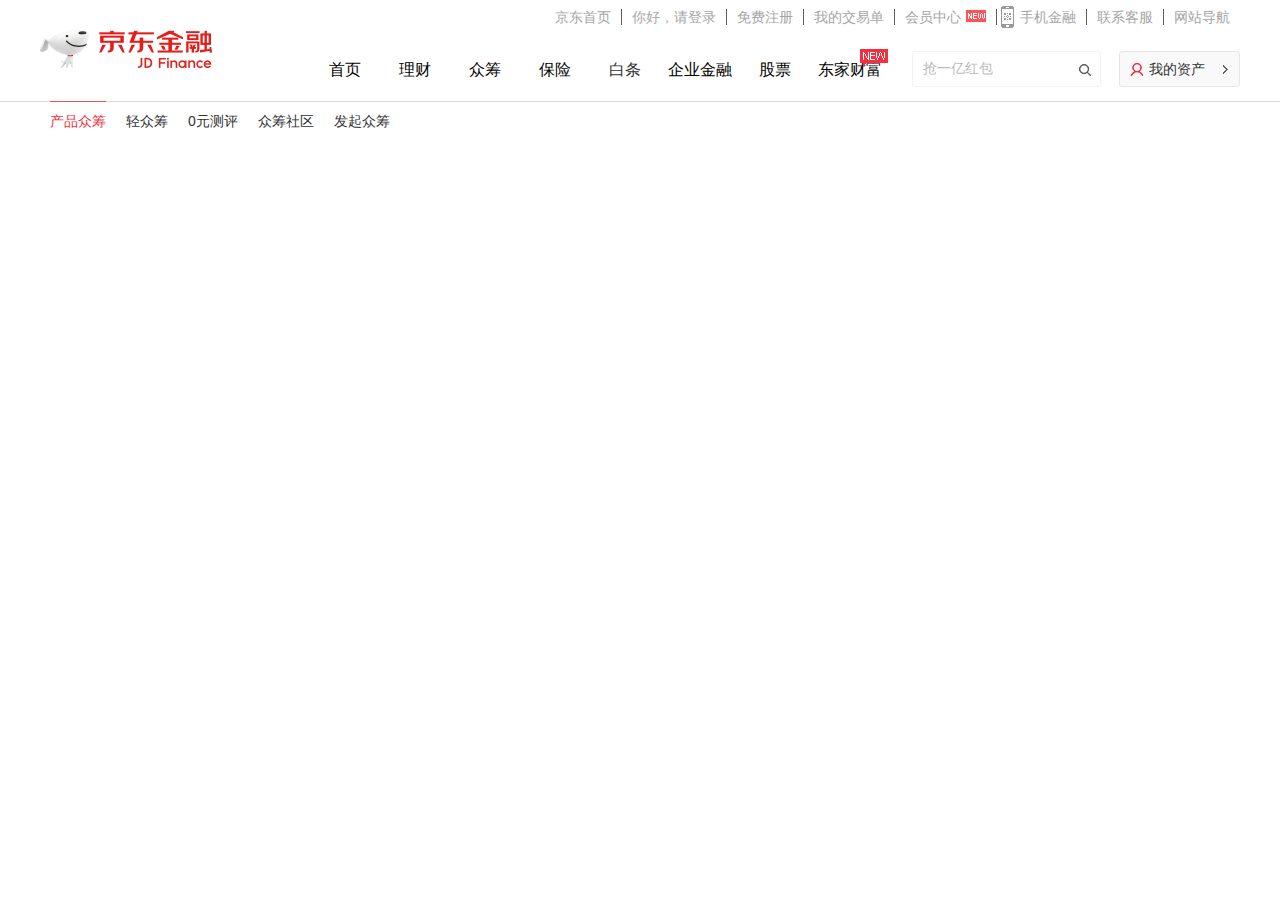
<file: view/dongjiacaifu.html>
<!DOCTYPE html>
<html lang="en">

<head>
    <meta charset="UTF-8">
    <meta name="viewport" content="width=device-width, initial-scale=1.0">
    <meta http-equiv="X-UA-Compatible" content="ie=edge">
    <title>东家财富</title>
    <link rel="stylesheet" href="../css/base.css">

</head>

<body>
    <header>
        <div style="clear: both;width: 100%;"></div>
        <div class="topNav">
            <div class="topNavBox" style="width:1200px;">
                <ul style="float:right;">
                    <li><a href="javascript:void();">京东首页</a></li>
                    <li><a href="javascript:void();">你好，请登录</a></li>
                    <li><a href="javascript:void();">免费注册</a></li>
                    <li><a href="javascript:void();">我的交易单</a></li>
                    <li><a href="javascript:void();">会员中心<span></span></a></li>
                    <li><a href="javascript:void();"><span></span>手机金融<span></span></a></li>
                    <li><a href="javascript:void();">联系客服<span></span></a></li>
                    <li><a href="javascript:void();">网站导航<span></span></a></li>
                </ul>
            </div>
        </div>
        <div class="navMain">
            <div class="navMainBar">
                <div class="logo">
                    <a href="javascript:void();"><img src="../img/logo-jr-r.png" alt=""></a>
                </div>
                <div class="navMainBox">
                    <ul id="nav-color-black">
                        <li><a href="../index.html" style="color:black;">首页</a></li>
                        <li><a href="../licai.html" style="color:black;">理财</a>
                            <div class="pulldown">
                                <ul>
                                    <li>
                                        <dl>
                                            <dt>理财精选</dt>
                                            <dd><a href="#">理财首页</a></dd>
                                            <dd><a href="#">京东小金库</a></dd>
                                        </dl>
                                    </li>
                                    <li>
                                        <dl>
                                            <dt>稳健理财</dt>
                                            <dd><a href="#">定期理财</a></dd>
                                        </dl>
                                    </li>
                                    <li>
                                        <dl>
                                            <dt>基金理财</dt>
                                            <dd><a href="#">基金超市</a></dd>
                                            <dd><a href="#">基金定投</a></dd>
                                            <dd><a href="#">基智账户</a></dd>
                                        </dl>
                                    </li>
                                    <li>
                                        <dl>
                                            <dt>特色理财</dt>
                                            <dd><a href="#">京东黄金</a></dd>
                                        </dl>
                                    </li>
                                    <li>
                                        <dl>
                                            <dt>投资讯息</dt>
                                            <dd><a href="#">慧投策略</a></dd>
                                        </dl>
                                    </li>
                                    <li>
                                        <a href="#"><img src="../img/licai-img.png" alt=""></a>
                                    </li>
                                </ul>
                            </div>
                        </li>
                        <li><a href="../zhongchou.html" style="color:black;">众筹</a>
                            <div class="pulldown">
                                <ul>
                                    <li>
                                        <dl>
                                            <dt>产品众筹</dt>
                                            <dd><a href="#">众筹优选</a></dd>
                                            <dd><a href="#">发起项目</a></dd>
                                            <dd><a href="#">轻众筹</a></dd>
                                        </dl>
                                    </li>
                                    <li>
                                        <dl>
                                            <dt>众筹分类</dt>
                                            <dd><a href="#">科技</a><a href="#">家电</a></dd>
                                            <dd><a href="#">美食</a><a href="#">美学</a></dd>
                                            <dd><a href="#">文化</a><a href="#">扶贫</a></dd>
                                        </dl>
                                    </li>
                                    <li>
                                        <dl>
                                            <dt>东家</dt>
                                            <dd><a href="#">东家精选</a></dd>
                                            <dd><a href="#">我要投资</a></dd>
                                            <dd><a href="#">东家社区</a></dd>
                                        </dl>
                                    </li>
                                    <li>
                                        <dl>
                                            <dt>互动尝鲜</dt>
                                            <dd><a href="#">众筹社区</a></dd>
                                            <dd><a href="#">0元测评</a></dd>
                                        </dl>
                                    </li>
                                    <li>
                                        <dl>
                                            <dt>众创生态</dt>
                                            <dd><a href="#">京东投创</a></dd>
                                            <dd><a href="#">创业服务</a></dd>
                                            <dd><a href="#">众创学院</a></dd>
                                        </dl>
                                    </li>
                                    <li>
                                        <a href="#"><img src="../img/zhongchou-img.jpg" alt=""></a>
                                    </li>
                                </ul>
                            </div>
                        </li>
                        <li><a href="./baoxian.html" style="color:black;">保险</a>
                            <div class="pulldown">
                                <ul>
                                    <li>
                                        <dl>
                                            <dt>保险精选</dt>
                                            <dd><a href="#">保险首页</a></dd>
                                            <dd><a href="#">车险首页</a></dd>
                                        </dl>
                                    </li>
                                    <li>
                                        <dl>
                                            <dt>车险</dt>
                                            <dd><a href="#">人保车险</a></dd>
                                            <dd><a href="#">阳光车险</a></dd>
                                            <dd><a href="#">中华车险</a></dd>
                                        </dl>
                                    </li>
                                    <li>
                                        <dl>
                                            <dt>意外</dt>
                                            <dd><a href="#">交通</a></dd>
                                            <dd><a href="#">综合</a></dd>
                                            <dd><a href="#">运动</a></dd>
                                        </dl>
                                    </li>
                                    <li>
                                        <dl>
                                            <dt>旅行</dt>
                                            <dd><a href="#">境内</a></dd>
                                            <dd><a href="#">境外</a></dd>
                                            <dd><a href="#">申报</a></dd>
                                        </dl>
                                    </li>
                                    <li>
                                        <dl>
                                            <dt>健康</dt>
                                            <dd><a href="#">重大疾病</a></dd>
                                            <dd><a href="#">医疗费用</a></dd>
                                            <dd><a href="#">防癌保障</a></dd>
                                        </dl>
                                    </li>
                                    <li>
                                        <dl>
                                            <dt>财产</dt>
                                            <dd><a href="#">家财</a></dd>
                                            <dd><a href="#">责任</a></dd>
                                            <dd><a href="#">创新</a></dd>
                                        </dl>
                                    </li>
                                    <li>
                                        <dl>
                                            <dt>人寿</dt>
                                            <dd><a href="#">养老储蓄</a></dd>
                                            <dd><a href="#">教育储蓄</a></dd>
                                            <dd><a href="#">定期寿险</a></dd>
                                        </dl>
                                    </li>
                                    <!-- <li> -->
                                    <!-- <a href="#"><img src="../img/baoxian-img.jpg" alt=""></a> -->
                                    <!-- </li> -->
                                </ul>
                            </div>
                        </li>
                        <li id="navhover"><a href="./baitiao.html" class="r-word">白条</a>
                            <div class="pulldown">
                                <ul>
                                    <li>
                                        <dl>
                                            <dt>购物打白条</dt>
                                            <dd><a href="#">白条</a></dd>
                                            <dd><a href="#">白条优惠</a></dd>
                                            <dd><a href="#">白条还款</a></dd>
                                        </dl>
                                    </li>
                                    <li>
                                        <dl>
                                            <dt>生活打白条</dt>
                                            <dd><a href="#">买房</a><a href="#">旅游</a></dd>
                                            <dd><a href="#">租房</a></dd>
                                            <dd><a href="#">买房装修</a></dd>
                                        </dl>
                                    </li>
                                    <li>
                                        <dl>
                                            <dt>信用服务</dt>
                                            <dd><a href="#">小白信用</a></dd>
                                            <dd><a href="#">白条联名卡</a></dd>
                                            <dd><a href="#">京东钢镚</a></dd>
                                        </dl>
                                    </li>
                                    <li>
                                        <dl>
                                            <dt>个人/企业服务</dt>
                                            <dd><a href="#">金条</a></dd>
                                            <dd><a href="#">抵质押贷</a></dd>
                                        </dl>
                                    </li>
                                    <li>
                                        <dl>
                                            <dt>校园金融</dt>
                                            <dd><a href="#">校园特权</a></dd>
                                        </dl>
                                    </li>
                                    <li>
                                        <dl>
                                            <dt>农村金融</dt>
                                            <dd><a href="#">乡村白条</a></dd>
                                            <dd><a href="#">京农贷</a></dd>
                                        </dl>
                                    </li>
                                    <!-- <li> -->
                                    <!-- <a href="#"><img src="../img/baoxian-img.jpg" alt=""></a> -->
                                    <!-- </li> -->
                                </ul>
                            </div>
                        </li>
                        <li><a href="./qiyejinrong.html" style="color:black;">企业金融</a>
                            <div class="pulldown">
                                <ul>
                                    <li>
                                        <dl>
                                            <dt>企业中心</dt>
                                            <dd><a href="#">企业金融介绍</a></dd>
                                            <dd><a href="#">企业金融服务</a></dd>
                                        </dl>
                                    </li>
                                    <li>
                                        <dl>
                                            <dt>企业融资</dt>
                                            <dd><a href="#">京保贝</a><a href="#">京小贷</a></dd>
                                            <dd><a href="#">动产融资</a><a href="#">企业金采</a></dd>
                                        </dl>
                                    </li>
                                    <li>
                                        <dl>
                                            <dt>企业理财</dt>
                                            <dd><a href="#">企业金库</a></dd>
                                        </dl>
                                    </li>
                                    <li>
                                        <dl>
                                            <dt>企业征信</dt>
                                            <dd><a href="#">蓝鲸征信</a></dd>
                                        </dl>
                                    </li>
                                    <li>
                                        <dl>
                                            <dt>客服中心</dt>
                                            <dd><a href="#">常见问题</a></dd>
                                        </dl>
                                    </li>
                                    <li>
                                        <a href="#"><img src="../img/qiyejinrong-img.jpg" alt=""></a>
                                    </li>
                                </ul>
                            </div>
                        </li>
                        <li><a href="../gupiao.html" style="color:black;">股票</a>
                            <div class="pulldown">
                                <ul>
                                    <li>
                                        <dl>
                                            <dt>炒股工具</dt>
                                            <dd><a href="#">APP下载<span></span></a></dd>
                                            <dd><a href="#">极速开户<span></span></a></dd>
                                        </dl>
                                    </li>
                                    <li>
                                        <dl>
                                            <dt>特色功能</dt>
                                            <dd><a href="#">实时资讯</a></dd>
                                            <dd><a href="#">发现牛人</a></dd>
                                        </dl>
                                    </li>
                                    <li>
                                        <dl>
                                            <dt>量化交易</dt>
                                            <dd><a href="#">量化平台</a></dd>
                                            <dd><a href="#">策略榜</a></dd>
                                            <dd><a href="#">量化社区</a></dd>
                                        </dl>
                                    </li>
                                    <li>
                                        <a href="#"><img src="../img/gupiao-img1.png" alt=""></a>
                                    </li>
                                    <li>
                                        <a href="#"><img src="../img/gupiao-img2.jpg" alt=""></a>
                                    </li>
                                </ul>
                            </div>
                        </li>
                        <li><a href="./dongjiacaifu.html" style="color:black;">东家财富<span class="icon"><img src="../img/nav-new.gif" alt=""></span></a>
                            <div class="pulldown">
                                <ul>
                                    <li>
                                        <dl>
                                            <dt>东家财富</dt>
                                            <dd><a href="#">类固收<span></span></a></dd>
                                            <dd><a href="#">私募股权<span></span></a></dd>
                                            <dd><a href="#">阳光私募<span></span></a></dd>
                                        </dl>
                                    </li>
                                    <li>
                                        <dl>
                                            <dt>东家海外</dt>
                                            <dd><a href="#">海外移民</a></dd>
                                            <dd><a href="#">海外留学</a></dd>
                                            <dd><a href="#">海外置业</a></dd>
                                            <dd><a href="#">海外求职</a></dd>
                                        </dl>
                                    </li>
                                    <li>
                                        <a href="#"><img src="../img/dongjiacaifu-img1.jpg" alt=""></a>
                                    </li>
                                    <li>
                                        <a href="#"><img src="../img/dongjiacaifu-img2.jpg" alt=""></a>
                                    </li>
                                </ul>
                            </div>
                        </li>
                    </ul>
                </div>
                <div class="searchBar">
                    <div class="searchBox">
                        <input type="text" placeholder="抢一亿红包">
                        <a href="#"></a>
                    </div>
                </div>
                <div class="users">
                    <div class="usersBox">
                        <span class="usersHeadPic"></span>
                        <a href="#">我的资产</a>
                        <span class="usersArrowPic"></span>
                    </div>
                </div>
            </div>
        </div>
        <div class="subNav">
            <ul>
                <li><a href="#" class="current">产品众筹</a></li>
                <li><a href="#">轻众筹</a></li>
                <li><a href="#">0元测评</a></li>
                <li><a href="#">众筹社区</a></li>
                <li><a href="#">发起众筹</a></li>
            </ul>
        </div>

    </header>

</body>
<script src="../js/jquery-3.2.1.min.js"></script>
<script>
    $(function() {
        $(".navMainBox").children().eq(0).children().children("a").hover(function() {
            $(this).siblings(".pulldown").css("display", "block");
        }, function() {
            $(this).siblings(".pulldown").css("display", "none");
        });
        $(".pulldown").hover(function() {
            $(this).css("display", "block");
        }, function() {
            $(this).css("display", "none");
        });
    });
</script>

</html>
</file>
<file: css/base.css>
body,
html {
  min-width: 1200px;
  font-family: 'Microsoft Yahei', Arial, 'Hiragino Sans GB', '\5B8B\4F53';
  font-size: 12px;
  color: #5e5e5e;
}
body,
button,
dd,
div,
dl,
dt,
form,
img,
input,
li,
ol,
p,
td,
th,
ul {
  margin: 0;
  padding: 0;
  border: 0;
}
ul {
  list-style: none;
}
a {
  text-decoration: none;
}
a:hover {
  text-decoration: none;
}
.fl {
  float: left;
}
.hover-toon {
  transition: all 0.6s;
}
.hover-toon:hover {
  transform: translateY(-5px);
}
.hover-toright {
  transition: all 0.6s;
}
.hover-toright:hover {
  transform: translateX(5px);
}
.hover-scale {
  transition: all 0.6s;
}
.hover-scale:hover {
  transform: scale(1.1);
}
header {
  position: relative;
  z-index: 1000;
}
header .topBanner {
  width: 100%;
}
header .topBanner a {
  position: relative;
  display: block;
  width: 1200px;
  height: 80px;
  margin: 0 auto;
}
header .topBanner a span {
  position: absolute;
  top: 0;
  right: 0;
  width: 18px;
  height: 18px;
  background: url(../img/topbanner-btn.png) no-repeat;
}
header .topNav {
  width: 100%;
  height: 30px;
  background-color: #fff;
  position: relative;
  z-index: 110;
}
header .topNav .topNavBox {
  width: 1200px;
  margin: 0 auto;
  background: #fff;
}
header .topNav .topNavBox > ul {
  float: right;
  font-size: 14px;
  list-style: none;
}
header .topNav .topNavBox > ul > li {
  float: left;
  padding: 6px 0;
  position: relative;
  line-height: 22px;
}
header .topNav .topNavBox > ul > li > a {
  border-left: 1px solid #5e5e5e;
  padding: 0 10px;
  color: #a5a5a5;
}
header .topNav .topNavBox > ul > li > a:hover {
  color: #ea544a;
}
header .topNav .topNavBox > ul > li:nth-child(1) a {
  border: none;
}
header .topNav .topNavBox > ul > li:nth-child(5) a span {
  background: url(../img/topbar-new.png) center center no-repeat;
  display: block;
  width: 20px;
  height: 14px;
  margin: 3px 10px 0 -5px;
  float: right;
}
header .topNav .topNavBox > ul > li:nth-child(6) a {
  padding-left: 23px;
}
header .topNav .topNavBox > ul > li:nth-child(6) a span:nth-child(1) {
  position: absolute;
  left: 5px;
  display: inline-block;
  width: 13px;
  height: 22px;
  background: url(../img/topbar-app.png) no-repeat -105px 0;
  -webkit-transition: all 0.2s ease;
  transition: all 0.2s ease;
}
header .topNav .topNavBox > ul > li:nth-child(6) a:hover span:nth-child(1) {
  background-position-y: -32px;
}
header .navMain {
  height: 71px;
  background: #fff;
}
header .navMain .navMainBar {
  position: relative;
  margin: 0 auto;
  border-bottom: 1px solid transparent;
  border-color: transparent;
  width: 1200px;
  height: 70px;
  background: #fff;
}
header .navMain .navMainBar .logo {
  float: left;
}
header .navMain .navMainBar .logo > a {
  display: block;
  width: 200px;
  height: 70px;
}
header .navMain .navMainBar .navMainBox {
  margin: 17px 0 0 70px;
  width: 582px;
  font-size: 16px;
  float: left;
}
header .navMain .navMainBar .navMainBox > ul > li {
  float: left;
  margin-right: 2px;
  border: 1px solid transparent;
  width: 66px;
  height: 38px;
  line-height: 38px;
  text-align: center;
}
header .navMain .navMainBar .navMainBox > ul > li:nth-child(6),
header .navMain .navMainBar .navMainBox > ul > li:nth-child(8) {
  width: 76px;
}
header .navMain .navMainBar .navMainBox > ul > li:nth-child(6) a,
header .navMain .navMainBar .navMainBox > ul > li:nth-child(8) a {
  margin: 0 5px;
}
header .navMain .navMainBar .navMainBox > ul > li.current {
  font-weight: 700;
  color: #ff5256;
  background: url(../img/diandian.png) no-repeat 5px 15px;
}
header .navMain .navMainBar .navMainBox > ul > li.current:nth-child(6),
header .navMain .navMainBar .navMainBox > ul > li.current:nth-child(8) {
  width: 76px;
  background: url(../img/diandian.png) no-repeat 0px 15px;
}
header .navMain .navMainBar .navMainBox > ul > li.current a {
  color: #ff5256;
}
header .navMain .navMainBar .navMainBox > ul > li:not(:nth-child(1)):hover {
  background: none;
}
header .navMain .navMainBar .navMainBox > ul > li:not(:nth-child(1)):hover > a {
  position: absolute;
  z-index: 202;
  height: 35px;
  background-color: #fff;
  color: #323232;
  font-weight: 700;
  border-bottom: 1px solid #fff;
  box-shadow: 0 -2px 15px rgba(0, 0, 0, 0.1);
}
header .navMain .navMainBar .navMainBox > ul > li > a {
  width: 66px;
  height: 34px;
  line-height: 34px;
  float: left;
  text-align: center;
  margin-right: 2px;
  border: 1px solid transparent;
  border-radius: 3px;
  position: relative;
  display: block;
  color: #323232;
  transition: all 0.6s;
}
header .navMain .navMainBar .navMainBox > ul > li > a .icon {
  position: absolute;
  width: 30px;
  top: -8px;
  right: -6px;
  z-index: 100;
}
header .navMain .navMainBar .navMainBox > ul > li .pulldown {
  display: none;
  position: absolute;
  left: -1px;
  top: 54px;
  z-index: 100;
  width: 100%;
  min-height: 160px;
  padding: 20px 0 30px;
  box-shadow: 0 0 15px rgba(0, 0, 0, 0.1);
  background-color: #fff;
  border: 1px solid #e6e6e6;
  border-radius: 0 3px 3px;
}
header .navMain .navMainBar .navMainBox > ul > li .pulldown ul li {
  float: left;
}
header .navMain .navMainBar .navMainBox > ul > li .pulldown ul li dl {
  width: 126px;
  overflow: hidden;
  float: left;
  margin-left: 40px;
}
header .navMain .navMainBar .navMainBox > ul > li .pulldown ul li dl dt {
  position: relative;
  font-size: 14px;
  font-weight: 700;
  color: #323232;
  margin-bottom: 10px;
  text-align: left;
}
header .navMain .navMainBar .navMainBox > ul > li .pulldown ul li dl dd {
  width: 100%;
  text-align: left;
  top: 30px;
}
header .navMain .navMainBar .navMainBox > ul > li .pulldown ul li dl dd a {
  line-height: 30px;
  height: 30px;
  font-size: 14px;
  text-align: left;
  display: block;
  color: #5e5e5e;
}
header .navMain .navMainBar .navMainBox > ul > li .pulldown ul li dl dd a:hover {
  color: #f52f3e;
}
header .navMain .navMainBar .searchBar {
  float: left;
  width: 190px;
  height: 36px;
  margin: 17px 0 0 20px;
}
header .navMain .navMainBar .searchBar .searchBox {
  width: 190px;
  height: 36px;
  position: relative;
}
header .navMain .navMainBar .searchBar .searchBox input {
  background: #fff;
  color: #a5a5a5;
  border-color: #fff;
  opacity: .5;
  width: 143px;
  height: 34px;
  line-height: 34px;
  padding: 0 34px 0 10px;
  border: 1px solid #e6e6e6;
  transition: border 0.1s ease-in-out;
  -webkit-transition: border 0.1s ease-in-out;
  border-radius: 3px;
  font-size: 14px;
  font-family: "microsoft yahei";
  outline: none;
}
header .navMain .navMainBar .searchBar .searchBox input:hover {
  border: 1px solid #323232;
}
header .navMain .navMainBar .searchBar .searchBox input:focus {
  border: 1px solid #ff5256;
}
header .navMain .navMainBar .searchBar .searchBox a {
  position: absolute;
  right: 0;
  bottom: 0;
  display: block;
  width: 34px;
  height: 34px;
  background: url(../img/search-bg.png) no-repeat;
  cursor: pointer;
  transition: all 0.3s;
}
header .navMain .navMainBar .searchBar .searchBox a:hover {
  background-position: 0 -34px;
}
header .navMain .navMainBar .users {
  float: right;
  padding-top: 17px;
  position: relative;
}
header .navMain .navMainBar .users .usersBox {
  width: 90px;
  padding-left: 29px;
  height: 34px;
  line-height: 34px;
  background-color: #f9f9f9;
  border: 1px solid #e6e6e6;
  border-radius: 3px;
  position: relative;
}
header .navMain .navMainBar .users .usersBox:hover {
  background-color: #fff;
}
header .navMain .navMainBar .users .usersBox:hover a {
  color: #5e5e5e!important;
}
header .navMain .navMainBar .users .usersBox .usersHeadPic {
  background: url(../img/user-headpic.png) no-repeat 0 -16px;
  position: absolute;
  left: 9px;
  top: 10px;
  display: block;
  width: 14px;
  height: 14px;
}
header .navMain .navMainBar .users .usersBox a {
  transition: all 0.2s ease-in-out;
  font-size: 14px;
  color: #323232;
  background: transparent;
}
header .navMain .navMainBar .users .usersBox .usersArrowPic {
  background: url(../img/user-arrow.png) no-repeat;
  position: absolute;
  right: 11px;
  top: 13px;
  display: block;
  width: 5px;
  height: 9px;
  background-position: 0 -104px;
}
header .navMain.topBarFixed {
  position: fixed;
  top: 0;
  z-index: 999;
  width: 100%;
  min-width: 1200px;
  height: 51px;
  background: #fff;
  box-shadow: 0 0 11px rgba(0, 0, 0, 0.22);
  transition: all 0.5s;
}
header .navMain.topBarFixed .navMainBar {
  margin: 0 auto;
  width: 1200px;
  height: 50px;
  border-bottom: 1px solid #e6e6e6;
  background: #fff url(../img/logo-small.png) no-repeat 0 5px;
}
header .navMain.topBarFixed .navMainBar .logo {
  height: 50px;
  visibility: hidden;
}
header .navMain.topBarFixed .navMainBar .navMainBox {
  margin-top: 11px;
  font-size: 14px;
}
header .navMain.topBarFixed .navMainBar .navMainBox > ul > li {
  height: 28px;
  line-height: 28px;
  width: 66px;
  margin-right: 2px;
}
header .navMain.topBarFixed .navMainBar .navMainBox > ul > li.current {
  font-weight: 700;
  color: #ff5256;
  background: url(../img/diandian.png) no-repeat 5px 12px;
}
header .navMain.topBarFixed .navMainBar .navMainBox > ul > li.current > a {
  color: #ff5256;
}
header .navMain.topBarFixed .navMainBar .navMainBox > ul > li > a {
  color: #5e5e5e;
  font-size: 14px;
  line-height: 28px;
  height: 28px;
  z-index: 201;
}
header .navMain.topBarFixed .navMainBar .navMainBox > ul > li > a:hover {
  color: #5e5e5e;
}
header .navMain.topBarFixed .navMainBar .navMainBox > ul > li .pulldown {
  top: 48px;
  z-index: 201;
}
header .navMain.topBarFixed .searchBar {
  margin-top: 7px;
}
header .navMain.topBarFixed .users {
  padding-top: 7px;
}
header .navMain.topBarFixed .users .usersBox a {
  color: #5e5e5e!important;
}
header .subNav {
  position: relative;
  width: 100%;
  border-top: 1px solid #dddddd;
  background-color: #fff;
}
header .subNav ul {
  width: 1200px;
  height: 40px;
  margin: 0 auto;
}
header .subNav ul li {
  float: left;
  height: 40px;
}
header .subNav ul li a {
  display: block;
  position: relative;
  top: -1px;
  margin: 0 10px;
  height: 39px;
  color: #323232;
  font-size: 14px;
  line-height: 39px;
  border-top: 1px solid transparent;
}
header .subNav ul li a.current {
  color: #f52f3e;
  border-top: 1px solid #ea544a;
}
header .subNav ul li a:hover {
  color: #f52f3e;
}
footer {
  width: 100%;
  background: #323232;
  height: 85px;
  padding-top: 20px;
  padding-bottom: 15px;
}
footer .footerBox {
  width: 1200px;
  margin: 0 auto;
}
footer .footerBox .footerLeftBar {
  float: left;
  color: #b3b5ba;
  font-family: Arial, '\5B8B\4F53';
}
footer .footerBox .footerLeftBar ul {
  display: block;
  padding: 5px 0 10px 0;
}
footer .footerBox .footerLeftBar ul li {
  float: left;
  padding-bottom: 15px;
}
footer .footerBox .footerLeftBar ul li a {
  padding: 0 10px;
  border-right: 1px solid #aaaaaa;
  color: #b3b5ba;
  transition: all 0.3s;
}
footer .footerBox .footerLeftBar ul li a:hover {
  color: #fff;
}
footer .footerBox .footerLeftBar p {
  text-indent: 10px;
}
footer .footerBox .footerLeftBar p span {
  margin-left: 10px;
  border-left: 1px solid #aaaaaa;
  padding-left: 10px;
}
footer .footerBox .footerRightBar {
  float: left;
  padding-left: 20px;
}
footer .footerBox .footerRightBar dt {
  font-size: 16px;
  margin-bottom: 10px;
  color: #d0d0d0;
}
footer .footerBox .footerRightBar dd {
  float: left;
  padding-right: 15px;
}
footer .footerBox .footerRightBar dd a {
  display: block;
  font-size: 14px;
  line-height: 20px;
  margin-bottom: 5px;
  padding-left: 25px;
  background: url(../img/service.png) no-repeat;
  opacity: .6;
  filter: alpha(opacity=60);
  color: #F3F3F3;
}
footer .footerBox .footerRightBar dd a:hover {
  opacity: 1;
}
footer .footerBox .footerRightBar dd:nth-child(2) a {
  background-position: 0 -2px;
}
footer .footerBox .footerRightBar dd:nth-child(3) a {
  background-position: 0 -39px;
}
footer .footerBox .footerRightBar dd:nth-child(4) a {
  background-position: 0 -73px;
}
.sideBar {
  position: fixed;
  right: 5px;
  bottom: 25px;
  z-index: 99999;
}
.sideBar li a.sidep1 {
  background-position-x: 0px;
}
.sideBar li a.sidep2 {
  display: none;
  background-position-x: -42px;
}
.sideBar li a.sidep3 {
  background-position-x: -84px;
}
.sideBar li a.sidep4 {
  background-position-x: -126px;
}
.sideBar li a.sidep5 {
  background-position-x: -168px;
}
.sideBar li a.sidep6 {
  background-position-x: -210px;
}
.sideBar li a.sidep7 {
  background-position-x: -252px;
}
.sideBar li a.sidep8 {
  background-position-x: -294px;
}
.sideBar li a.sidep9 {
  background-position-x: -336px;
}
.sideBar li a.sidep10 {
  background-position-x: -378px;
}
.sideBar li a {
  width: 40px;
  height: 40px;
  border-radius: 3px;
  margin-top: 2px;
  display: block;
  position: relative;
  background: url(../img/sidebar.gif) no-repeat #ea544a;
  transition: 0.3s all;
}
.sideBar li a:hover {
  background-position-y: -40px;
}
</file>
<file: css/index.css>
header .topBanner {
  background: url(../img/top_banner.jpg) top center;
}
header .topNav {
  background: transparent;
}
header .topNav .topNavBox {
  background: transparent;
}
header .navMain {
  background: transparent;
}
header .navMain .navMainBar {
  background: transparent;
}
header .navMain .navMainBar .navMainBox > ul > li > a {
  color: #fff;
}
header .navMain .searchBar input {
  background: #29261f;
  color: #a5a5a5;
  border-color: #29261f;
}
header .users .usersBox {
  background-color: transparent!important;
}
header .users .usersBox:hover {
  background-color: #fff!important;
}
header .users .usersBox:hover .usersHeadPic {
  background: url(../img/user-headpic.png) no-repeat 0 -16px !important;
}
header .users .usersBox:hover a {
  color: #5e5e5e!important;
}
header .users .usersBox .usersHeadPic {
  background: url(../img/user-headpic.png) no-repeat !important;
}
header .users .usersBox a {
  color: #fff!important;
}
.main {
  position: relative;
}
.main .bodyBg {
  height: 560px;
  width: 100%;
  position: absolute;
  background: #f5dfce url(../img/bg1.jpg) no-repeat;
  top: -101px;
  z-index: 0;
  transition: all 0.3s;
}
.main .bodyBg .bgCover {
  position: absolute;
  top: 0;
  z-index: 0;
  width: 100%;
  height: 318px;
  background-color: rgba(0, 0, 0, 0.8);
  background-repeat: repeat-x;
  background-image: -webkit-linear-gradient(top, rgba(0, 0, 0, 0.8), transparent);
  background-image: -linear-gradient(top, rgba(0, 0, 0, 0.8), transparent);
  background-color: transparent;
}
.main .mainBanner {
  margin: 0 auto;
  width: 1200px;
  height: 530px;
  position: relative;
  padding-top: 30px;
}
.main .mainBanner .sideAd {
  position: absolute;
  left: -78px;
  width: 78px;
  z-index: 999;
}
.main .mainBanner .sideAd a {
  display: block;
  margin-bottom: 6px;
  overflow: hidden;
  border-radius: 4px;
  box-shadow: 0 3px 6px rgba(0, 0, 0, 0.2);
}
.main .mainBanner .sideAd a img {
  display: block;
}
.main .mainBanner .leftBar {
  width: 240px;
  height: 530px;
  background: #050501;
  float: left;
  position: relative;
  z-index: 2;
}
.main .mainBanner .leftBar .giftPic {
  width: 210px;
  height: 134px;
  position: absolute;
  left: 15px;
  top: -25px;
  z-index: 181;
}
.main .mainBanner .leftBar .leftBarBg {
  position: absolute;
  width: 240px;
  height: 471px;
  bottom: 0;
  left: 0;
  z-index: 182;
  background: url(../img/bg.png) no-repeat;
}
.main .mainBanner .leftBar .leftBarMenu {
  position: absolute;
  bottom: 20px;
  font-size: 14px;
  color: #323232;
  width: 240px;
  z-index: 183;
}
.main .mainBanner .leftBar .leftBarMenu > ul li:hover {
  background: #fff;
}
.main .mainBanner .leftBar .leftBarMenu > ul li:hover > dl {
  transform: translateX(5px);
}
.main .mainBanner .leftBar .leftBarMenu > ul li:hover dt a {
  color: #f52f3e;
}
.main .mainBanner .leftBar .leftBarMenu > ul li:hover .rightTab {
  z-index: 90;
  visibility: visible;
  opacity: 1;
}
.main .mainBanner .leftBar .leftBarMenu > ul li > dl {
  padding-left: 40px;
  height: 80px;
  position: relative;
  transition: all 0.3s;
}
.main .mainBanner .leftBar .leftBarMenu > ul li > dl dt {
  font-size: 18px;
  padding-bottom: 5px;
}
.main .mainBanner .leftBar .leftBarMenu > ul li > dl dt a {
  transition: all 0.3s;
  padding-top: 15px;
  padding-bottom: 5px;
  display: block;
  font-size: 18px;
  color: #fff;
}
.main .mainBanner .leftBar .leftBarMenu > ul li > dl dd {
  float: left;
  padding-bottom: 15px;
}
.main .mainBanner .leftBar .leftBarMenu > ul li > dl dd a {
  transition: all 0.3s;
  margin-right: 10px;
  font-size: 14px;
  color: #a5a5a5;
}
.main .mainBanner .leftBar .leftBarMenu > ul li > dl dd a:hover {
  color: #f52f3e;
}
.main .mainBanner .leftBar .leftBarMenu > ul li .rightTab {
  width: 960px;
  height: 530px;
  background: #fff url(../img/index-mainbanner-rightTabBg.jpg) no-repeat right bottom;
  visibility: hidden;
  opacity: 0;
  transition: all 1s;
  position: absolute;
  bottom: -20px;
  left: 100%;
  z-index: -999;
}
.main .mainBanner .middleBar {
  width: 690px;
  height: 530px;
  float: left;
  box-shadow: 5px 5px 5px rgba(222, 222, 222, 0.6);
}
.main .mainBanner .middleBar .slider {
  width: 690px;
  height: 370px;
  float: left;
  position: relative;
}
.main .mainBanner .middleBar .slider .sliderBox {
  width: 100%;
  height: 100%;
  position: relative;
}
.main .mainBanner .middleBar .slider .sliderBox a {
  display: block;
  width: 100%;
  height: 100%;
  position: absolute;
  transition: all 0.6s;
  opacity: 0;
}
.main .mainBanner .middleBar .slider .sliderBox a:nth-child(1) {
  opacity: 1;
}
.main .mainBanner .middleBar .slider .sliderBox a img {
  display: block;
  width: 100%;
  height: 100%;
}
.main .mainBanner .middleBar .slider:hover span {
  opacity: 0.6;
  background: #191b20;
}
.main .mainBanner .middleBar .slider > span {
  display: block;
  width: 40px;
  height: 40px;
  background: rgba(25, 27, 32, 0.7);
  color: rgba(222, 222, 222, 0.8);
  position: absolute;
  top: 50%;
  z-index: 3;
  font-size: 30px;
  line-height: 40px;
  text-align: center;
  opacity: 0;
  cursor: pointer;
  transition: all 0.2s ease-in-out;
  -moz-user-select: none;
  user-select: none;
}
.main .mainBanner .middleBar .slider > span:hover {
  opacity: 1;
}
.main .mainBanner .middleBar .slider > span:nth-child(3) {
  right: 0;
}
.main .mainBanner .middleBar .slider .sliderList {
  position: absolute;
  bottom: 20px;
  right: 30px;
}
.main .mainBanner .middleBar .slider .sliderList ul {
  overflow: hidden;
  transition: all 0.6s;
}
.main .mainBanner .middleBar .slider .sliderList ul:hover {
  transform: scale(1.2);
}
.main .mainBanner .middleBar .slider .sliderList ul li {
  float: left;
  width: 10px;
  height: 10px;
  border-radius: 50%;
  background-color: #ddd;
  margin-right: 10px;
}
.main .mainBanner .middleBar .slider .sliderList ul li.active {
  background-color: #f52f3e;
}
.main .mainBanner .middleBar .adBar1 {
  width: 690px;
  height: 160px;
  float: left;
}
.main .mainBanner .middleBar .adBar1 li {
  float: left;
  width: 230px;
  height: 160px;
  background-color: #fff;
}
.main .mainBanner .middleBar .adBar1 li a {
  display: block;
  margin-left: 10px;
  margin-top: 20px;
  width: 210px;
  color: #323232;
  transition: all 0.6s;
}
.main .mainBanner .middleBar .adBar1 li a img {
  float: left;
  transition: all 0.6s;
}
.main .mainBanner .middleBar .adBar1 li a dt {
  padding-top: 5px;
  padding-bottom: 20px;
  font-size: 18px;
  font-weight: 700;
}
.main .mainBanner .middleBar .adBar1 li a dd {
  font-size: 14px;
}
.main .mainBanner .middleBar .adBar1 li a:hover {
  color: #f52f3e;
}
.main .mainBanner .middleBar .adBar1 li a:hover img {
  transform: translateX(-5px);
}
.main .mainBanner .rightBar {
  width: 270px;
  height: 530px;
  float: right;
  position: relative;
  z-index: 1;
  background: #f6f8fc;
  box-shadow: 5px 5px 5px rgba(222, 222, 222, 0.6);
}
.main .mainBanner .rightBar .rightBarTop {
  position: relative;
}
.main .mainBanner .rightBar .rightBarTop > a {
  width: 80px;
  height: 80px;
  position: absolute;
  right: -30px;
  top: -30px;
  font-weight: 700;
  font-size: 18px;
  background-color: #ff0000;
  border-top-left-radius: 50%;
  border-top-right-radius: 50%;
  border-bottom-right-radius: 50%;
  color: #fff;
  box-shadow: 0 3px 6px rgba(0, 0, 0, 0.2);
  transform-origin: left bottom;
  animation: shake 5s infinite forwards;
}
.main .mainBanner .rightBar .rightBarTop > a span {
  position: absolute;
  width: 40px;
  left: 20px;
  top: 20px;
  line-height: 20px;
}
.main .mainBanner .rightBar .rightBarTop .loginBar {
  padding: 30px 0 10px 30px;
  height: 60px;
}
.main .mainBanner .rightBar .rightBarTop .loginBar a {
  display: block;
  color: #000;
  transition: all 0.6s;
}
.main .mainBanner .rightBar .rightBarTop .loginBar a img {
  float: left;
}
.main .mainBanner .rightBar .rightBarTop .loginBar a dl {
  text-indent: 1em;
}
.main .mainBanner .rightBar .rightBarTop .loginBar a dl dt {
  font-size: 16px;
  margin-bottom: 4px;
}
.main .mainBanner .rightBar .rightBarTop .loginBar a dl dd {
  padding-top: 10px;
}
.main .mainBanner .rightBar .rightBarTop .loginBar a:hover {
  color: #f52f3e;
}
.main .mainBanner .rightBar .rightBarTop .adBar2 {
  width: 250px;
  margin: 0 0 0 10px;
  border-radius: 3px;
  text-shadow: 0 4px 10px rgba(0, 0, 0, 0.4);
}
.main .mainBanner .rightBar .rightBarTop .adBar2 a {
  display: block;
  margin-top: 10px;
  width: 250px;
  height: 125px;
}
.main .mainBanner .rightBar .rightBarBottom {
  width: 270px;
  height: 160px;
  position: relative;
  background: #f6f8fc;
}
.main .mainBanner .rightBar .rightBarBottom .rightBarMenu {
  width: 270px;
  height: 160px;
  position: relative;
}
.main .mainBanner .rightBar .rightBarBottom .rightBarMenu:hover ul:nth-child(2) {
  transform: translateY(-160px);
}
.main .mainBanner .rightBar .rightBarBottom .rightBarMenu ul {
  transition: all 0.6s;
  position: absolute;
  width: 100%;
  height: 100%;
  background-color: #f6f8fc;
}
.main .mainBanner .rightBar .rightBarBottom .rightBarMenu ul:nth-child(1) {
  z-index: 9;
}
.main .mainBanner .rightBar .rightBarBottom .rightBarMenu ul:nth-child(2) {
  z-index: 8;
}
.main .mainBanner .rightBar .rightBarBottom .rightBarMenu ul li {
  float: left;
  width: 67.5px;
  height: 80px;
}
.main .mainBanner .rightBar .rightBarBottom .rightBarMenu ul li a {
  display: block;
  margin-top: 24px;
  height: 100%;
  text-align: center;
  color: #323232;
  transition: all 0.6s;
}
.main .mainBanner .rightBar .rightBarBottom .rightBarMenu ul li a dt {
  width: 26px;
  height: 26px;
  margin: 0 auto;
  transition: all 0.6s;
}
.main .mainBanner .rightBar .rightBarBottom .rightBarMenu ul li a dd {
  padding-top: 10px;
}
.main .mainBanner .rightBar .rightBarBottom .rightBarMenu ul li a:hover {
  color: #f52f3e;
}
.main .mainBanner .rightBar .rightBarBottom .rightBarMenu ul li a:hover dt {
  background-position: 0 -26px;
}
.main .mainBanner .rightBar .rightBarBottom .rightBarMenu ul li:nth-child(1) dt {
  background: url(../img/rightbaricon1.png) no-repeat 0 0;
}
.main .mainBanner .rightBar .rightBarBottom .rightBarMenu ul li:nth-child(2) dt {
  background: url(../img/rightbaricon2.png) no-repeat 0 0;
}
.main .mainBanner .rightBar .rightBarBottom .rightBarMenu ul li:nth-child(3) dt {
  background: url(../img/rightbaricon3.png) no-repeat 0 0;
}
.main .mainBanner .rightBar .rightBarBottom .rightBarMenu ul li:nth-child(4) dt {
  background: url(../img/rightbaricon4.png) no-repeat 0 0;
}
.main .mainBanner .rightBar .rightBarBottom .rightBarMenu ul li:nth-child(5) dt {
  background: url(../img/rightbaricon5.png) no-repeat 0 0;
}
.main .mainBanner .rightBar .rightBarBottom .rightBarMenu ul li:nth-child(6) dt {
  background: url(../img/rightbaricon6.png) no-repeat 0 0;
}
.main .mainBanner .rightBar .rightBarBottom .rightBarMenu ul li:nth-child(7) dt {
  background: url(../img/rightbaricon7.png) no-repeat 0 0;
}
.main .mainBanner .rightBar .rightBarBottom .rightBarMenu ul li:nth-child(8) dt {
  background: url(../img/rightbaricon8.png) no-repeat 0 0;
}
.main .tab1 {
  background: url(../img/tab1bg.jpg) top #f6f8fc no-repeat;
  padding-bottom: 40px;
  width: 100%;
  min-width: 1200px;
  height: 622px;
  position: relative;
}
.main .tab1 .tab1Top {
  width: 1200px;
  margin: 0 auto;
  height: 28px;
  line-height: 28px;
  font-size: 14px;
  padding: 30px 0;
}
.main .tab1 .tab1Top dt,
.main .tab1 .tab1Top dd {
  float: left;
}
.main .tab1 .tab1Top dd {
  position: relative;
  margin-left: 50px;
}
.main .tab1 .tab1Top dd a {
  color: #323232;
  transform: all 0.3s;
}
.main .tab1 .tab1Top dd a:hover {
  color: #f52f3e;
}
.main .tab1 .tab1Top dd a span {
  width: 26px;
  height: 14px;
  float: left;
  margin: 7px 5px 0 0;
  background: url(../img/tab1hot.png) no-repeat;
}
.main .tab1 .tab1Main {
  margin: 0 auto;
  width: 1200px;
  height: 534px;
  position: relative;
  font-size: 14px;
  color: #323232;
}
.main .tab1 .tab1Main > ul {
  width: 920px;
  height: 345px;
  float: left;
  box-shadow: 0 3px 10px rgba(0, 0, 0, 0.2);
  background: url(../img/tab1mainbg.png) #fff 100% 100% no-repeat;
  position: relative;
  z-index: 1;
}
.main .tab1 .tab1Main > ul > li {
  float: left;
}
.main .tab1 .tab1Main > ul > li > dl > dt {
  width: 100%;
  height: 22px;
  margin-top: 30px;
  margin-bottom: 20px;
  font-size: 18px;
  font-weight: 700;
  float: left;
  color: #323232;
  position: relative;
}
.main .tab1 .tab1Main > ul > li > dl > dt span {
  font-size: 14px;
  color: #323232;
}
.main .tab1 .tab1Main > ul > li:nth-child(1) {
  margin-left: 35px;
  width: 210px;
  position: relative;
}
.main .tab1 .tab1Main > ul > li:nth-child(1) dd:nth-child(2) > div {
  position: relative;
  margin-bottom: 20px;
  clear: both;
  font-size: 12px;
  width: 196px;
  height: 126px;
  display: block;
  color: #fff;
  background: url(../img/tab1mainbg2.png) no-repeat;
  box-shadow: 0 5px 10px rgba(135, 142, 162, 0.6);
}
.main .tab1 .tab1Main > ul > li:nth-child(1) dd:nth-child(2) > div > a:nth-child(1) {
  display: block;
  width: 100%;
  height: 100%;
  color: #fff;
}
.main .tab1 .tab1Main > ul > li:nth-child(1) dd:nth-child(2) > div > a:nth-child(1) h3 {
  margin: 0;
  padding: 0;
  font-size: 20px;
  position: absolute;
  left: 15px;
  top: 10px;
  font-family: DINBold,Arial,Microsoft Yahei,\\5FAE\8F6F\96C5\9ED1,Hiragino Sans GB,\\5B8B\4F53;
  font-weight: 400;
}
.main .tab1 .tab1Main > ul > li:nth-child(1) dd:nth-child(2) > div > a:nth-child(1) p {
  position: absolute;
  left: 15px;
  top: 35px;
}
.main .tab1 .tab1Main > ul > li:nth-child(1) dd:nth-child(2) > div a:nth-child(2) {
  position: absolute;
  right: 15px;
  bottom: 15px;
  color: #fff;
}
.main .tab1 .tab1Main > ul > li:nth-child(1) dd:nth-child(2) > a {
  line-height: 30px;
  font-size: 14px;
  color: #323232;
  transition: all 0.6s;
}
.main .tab1 .tab1Main > ul > li:nth-child(1) dd:nth-child(2) > a span {
  font-weight: 700;
}
.main .tab1 .tab1Main > ul > li:nth-child(1) dd:nth-child(2) > a:hover {
  color: #f52f3e;
}
.main .tab1 .tab1Main > ul > li:nth-child(2) {
  width: 250px;
  float: left;
  margin-left: 35px;
}
.main .tab1 .tab1Main > ul > li:nth-child(2) dd:nth-child(2) {
  border-top: 1px solid #f0f0f0;
  position: relative;
}
.main .tab1 .tab1Main > ul > li:nth-child(2) dd:nth-child(2) li {
  padding: 10px 0 20px 0;
  width: 100%;
  line-height: 22px;
}
.main .tab1 .tab1Main > ul > li:nth-child(2) dd:nth-child(2) li a {
  display: block;
  font-size: 16px;
  font-weight: 700;
  color: #323232;
  transition: all 0.6s;
}
.main .tab1 .tab1Main > ul > li:nth-child(2) dd:nth-child(2) li a:hover {
  color: #f52f3e;
}
.main .tab1 .tab1Main > ul > li:nth-child(2) dd:nth-child(2) li a img {
  width: 38px;
  height: 38px;
  float: left;
  margin-right: 15px;
  margin-top: 2px;
}
.main .tab1 .tab1Main > ul > li:nth-child(2) dd:nth-child(2) li a p {
  font-size: 14px;
  font-weight: 400;
  color: #f52f3e;
}
.main .tab1 .tab1Main > ul > li:nth-child(3) {
  margin-left: 40px;
  float: left;
  position: relative;
}
.main .tab1 .tab1Main > ul > li:nth-child(3) dt {
  top: -20px;
}
.main .tab1 .tab1Main > ul > li:nth-child(3) dd:nth-child(2) li {
  text-align: center;
  width: 145px;
  height: 195px;
  box-shadow: 0 4px 12px rgba(0, 0, 0, 0.1);
  float: left;
  margin-right: 10px;
  background: #fff;
  border-radius: 3px;
}
.main .tab1 .tab1Main > ul > li:nth-child(3) dd:nth-child(2) li h5 {
  font-size: 14px;
  margin: 0;
  padding: 0;
  padding-top: 20px;
  font-weight: 400;
}
.main .tab1 .tab1Main > ul > li:nth-child(3) dd:nth-child(2) li p {
  color: #f52f3e;
  font-size: 24px;
  font-family: DINBold,Arial,Microsoft Yahei,\\5FAE\8F6F\96C5\9ED1,Hiragino Sans GB,\\5B8B\4F53;
  height: 29px;
  line-height: 34px;
  vertical-align: bottom;
  font-weight: 700;
}
.main .tab1 .tab1Main > ul > li:nth-child(3) dd:nth-child(2) li img {
  display: block;
  margin: 10px auto;
  width: 62px;
  height: 100%;
  border-radius: 32px;
  box-shadow: 0 2px 6px rgba(0, 0, 0, 0.2);
}
.main .tab1 .tab1Main > ul > li:nth-child(3) dd:nth-child(2) li a {
  padding-top: 5px;
  color: #1d8dfa;
  transition: all 0.6s;
}
.main .tab1 .tab1Main > ul > li:nth-child(3) dd:nth-child(2) li a:hover {
  color: #f52f3e;
}
.main .tab1 .tab1Main > ul dd:nth-child(3) {
  position: absolute;
  top: 300px;
}
.main .tab1 .tab1Main > ul dd:nth-child(3) a {
  font-size: 12px;
  color: #323232;
  transition: all 0.6s;
}
.main .tab1 .tab1Main > ul dd:nth-child(3) a:hover {
  color: #f52f3e;
}
.main .tab1 .tab1Main .erweima {
  width: 270px;
  height: 345px;
  background: url(../img/tab1erweima.png) no-repeat;
  position: absolute;
  z-index: 1;
  right: 0;
  box-shadow: 0 6px 15px rgba(0, 0, 0, 0.2);
}
.main .tab1 .tab1Bottom {
  position: absolute;
  top: 20px;
  left: 20px;
  margin: 0 auto;
  width: 1160px;
  height: 514px;
  background: url(../img/tab1bg3.jpg) no-repeat;
  box-shadow: 0 6px 15px rgba(0, 0, 0, 0.2);
}
.main .tab1 .tab1Bottom dl {
  margin-top: 325px;
  height: 189px;
}
.main .tab1 .tab1Bottom dl dt {
  float: left;
  margin-left: 30px;
  width: 190px;
  height: 189px;
  color: #fff;
}
.main .tab1 .tab1Bottom dl dt h3 {
  margin: 0;
  padding-top: 40px;
  font-size: 24px;
  font-weight: 700;
}
.main .tab1 .tab1Bottom dl dt h5 {
  margin: 0;
  padding-top: 5px;
  font-size: 14px;
}
.main .tab1 .tab1Bottom dl dt a {
  margin-top: 20px;
  float: left;
  color: #fff;
  border: 2px solid #fff;
  border-radius: 30px;
  padding: 6px 20px;
  font-weight: 700;
  transition: all 0.6s;
}
.main .tab1 .tab1Bottom dl dt a:hover {
  background-color: #fff;
  color: #f52f3e;
}
.main .tab1 .tab1Bottom dl dd {
  float: left;
  margin-top: 25px;
  width: 230px;
  height: 139px;
}
.main .tab1 .tab1Bottom dl dd div {
  margin-right: 10px;
  width: 220px;
  height: 139px;
}
.main .tab1 .tab1Bottom dl dd div a {
  width: 220px;
  height: 139px;
  display: block;
  background: url(../img/tab1bg4.png) no-repeat;
  text-align: center;
  box-shadow: 0 5px 10px rgba(0, 0, 0, 0.3);
  transition: all 0.6s;
}
.main .tab1 .tab1Bottom dl dd div a h3 {
  margin: 0;
  padding: 10px 0 5px 0;
  height: 50px;
  color: #f52f3e;
  font-size: 36px;
  font-weight: 700;
  text-shadow: 0 5px 6px #ffb9b9;
  line-height: 50px;
}
.main .tab1 .tab1Bottom dl dd div a h4 {
  margin: 0;
  font-size: 14px;
  font-weight: 700;
  color: #323232;
  transition: all 0.6s;
}
.main .tab1 .tab1Bottom dl dd div a h5 {
  margin: 0;
  padding-top: 20px;
  font-size: 14px;
  font-weight: 400;
  color: #f52f3e;
  transition: all 0.6s;
}
.main .tab1 .tab1Bottom dl dd div a:hover h4,
.main .tab1 .tab1Bottom dl dd div a:hover h5 {
  color: #f52f3e;
}
.main .tab2 {
  min-height: 640px;
  position: relative;
  z-index: 2;
}
.main .tab2 .tab2Bg {
  position: absolute;
  z-index: 2;
  width: 100%;
  height: 640px;
  background: url(../img/tab2bg1.jpg) no-repeat top;
}
.main .tab2 .tab2Main {
  position: relative;
  z-index: 3;
  width: 1200px;
  margin: 0 auto;
}
.main .tab2 .tab2Main .tab2MainLeftBar {
  position: relative;
  height: 640px;
  background: url(../img/tab2bg2.png) no-repeat top;
  width: 460px;
  float: left;
}
.main .tab2 .tab2Main .tab2MainLeftBar a {
  display: block;
  position: absolute;
  top: 450px;
  left: 30%;
  width: 220px;
  height: 56px;
  background-color: #ff4c22;
  border-radius: 50px;
  color: #fff;
  text-align: center;
  transition: all 0.6s;
}
.main .tab2 .tab2Main .tab2MainLeftBar a:hover {
  box-shadow: 0 10px 20px rgba(245, 47, 62, 0.4);
  transform: translateY(-3px);
  background-color: #f52f3e;
  background-image: -webkit-linear-gradient(left, #f52f3e, #ff4c22);
}
.main .tab2 .tab2Main .tab2MainLeftBar a p:nth-child(1) {
  font-size: 16px;
  padding-top: 8px;
  font-weight: 700;
}
.main .tab2 .tab2Main .tab2MainLeftBar a p:nth-child(2) {
  font-size: 12px;
  opacity: 0.7;
}
.main .tab2 .tab2Main .tab2MainMidBar {
  position: relative;
  top: 100px;
  color: #fff;
  width: 170px;
  height: 340px;
  padding: 40px;
  background-color: #c6a46a;
  background-repeat: repeat-x;
  background-image: -webkit-linear-gradient(top, #c6a46a, #876730);
  text-align: center;
  float: left;
  margin-right: 10px;
}
.main .tab2 .tab2Main .tab2MainMidBar p:nth-child(1) {
  font-size: 24px;
  font-weight: 700;
  text-shadow: 0 2px 4px rgba(163, 109, 17, 0.2);
}
.main .tab2 .tab2Main .tab2MainMidBar p:nth-child(2) {
  padding-top: 15px;
}
.main .tab2 .tab2Main .tab2MainMidBar p:nth-child(3) {
  font-size: 36px;
  font-family: DINBold,Arial,Microsoft Yahei,\\5FAE\8F6F\96C5\9ED1,Hiragino Sans GB,\\5B8B\4F53;
  text-shadow: 0 3px 7px rgba(99, 63, 0, 0.35);
  height: 44px;
  line-height: 48px;
}
.main .tab2 .tab2Main .tab2MainMidBar p:nth-child(3) span {
  font-size: 18px;
}
.main .tab2 .tab2Main .tab2MainMidBar p:nth-child(4) {
  line-height: 32px;
  border-bottom: 1px solid #cbba9e;
  text-align: left;
  margin-top: 10px;
  opacity: 0.7;
}
.main .tab2 .tab2Main .tab2MainMidBar p:nth-child(4) input {
  display: inline;
  background: none;
  font-size: 24px;
  text-align: center;
  font-weight: 400;
  color: #fff;
  width: 70%;
  vertical-align: sub;
  opacity: 1;
  outline: none;
}
.main .tab2 .tab2Main .tab2MainMidBar p:nth-child(5) {
  opacity: .5;
  padding-top: 10px;
}
.main .tab2 .tab2Main .tab2MainMidBar a:nth-child(6) {
  display: block;
  border: 2px solid #fff;
  border-radius: 80px;
  height: 36px;
  line-height: 36px;
  color: #fff;
  font-size: 16px;
  font-weight: 700;
  margin-top: 30px;
  transition: all 0.6s;
}
.main .tab2 .tab2Main .tab2MainMidBar a:nth-child(6):hover {
  background-color: #fff;
  color: #876830;
}
.main .tab2 .tab2Main .tab2MainMidBar p:nth-child(7) {
  margin-top: 45px;
  opacity: .5;
  font-size: 12px;
  line-height: 28px;
  text-align: center;
}
.main .tab2 .tab2Main .tab2MainMidBar p:nth-child(8) {
  opacity: .5;
  font-size: 12px;
  line-height: 28px;
  text-align: center;
}
.main .tab2 .tab2Main .tab2MainRightBar {
  float: left;
  margin-top: 100px;
  padding: 40px;
  background: #fff;
  width: 390px;
  height: 340px;
  position: relative;
}
.main .tab2 .tab2Main .tab2MainRightBar dl dt {
  font-size: 24px;
  background-color: #4a4f5d;
  background-repeat: repeat-x;
  background-image: -webkit-linear-gradient(top, #4a4f5d, #191b20);
  -webkit-background-clip: text;
  -webkit-text-fill-color: transparent;
  font-weight: 700;
  padding-right: 10px;
}
.main .tab2 .tab2Main .tab2MainRightBar dl dt span {
  padding-left: 10px;
  font-size: 14px;
  font-weight: 400;
  color: #323232;
  -webkit-text-fill-color: #323232;
}
.main .tab2 .tab2Main .tab2MainRightBar dl > dd:nth-child(2) > ul {
  margin-top: 10px;
  height: 53px;
  border-bottom: 1px solid #f0f0f0;
}
.main .tab2 .tab2Main .tab2MainRightBar dl > dd:nth-child(2) > ul > li {
  float: left;
  padding: 15px 20px;
  font-size: 16px;
  font-weight: 700;
  display: block;
  border-bottom: 2px solid transparent;
  transition: all 0.6s;
}
.main .tab2 .tab2Main .tab2MainRightBar dl > dd:nth-child(2) > ul > li.active {
  color: #f52f3e;
  border-color: #f52f3e;
}
.main .tab2 .tab2Main .tab2MainRightBar dl > dd:nth-child(2) > ul > li:hover {
  color: #f52f3e;
}
.main .tab2 .tab2Main .tab2MainRightBar dl > dd:nth-child(3) {
  width: 390px;
  height: 237px;
}
.main .tab2 .tab2Main .tab2MainRightBar dl > dd:nth-child(3) > ul > li {
  width: 390px;
  height: 237px;
}
.main .tab2 .tab2Main .tab2MainRightBar dl > dd:nth-child(3) > ul > li > ul > li {
  padding: 17px 0;
  height: 44px;
  border-bottom: 1px solid #f0f0f0;
  background: url(../img/arrow1.png) no-repeat right center;
}
.main .tab2 .tab2Main .tab2MainRightBar dl > dd:nth-child(3) > ul > li > ul > li a {
  display: block;
  float: left;
  font-size: 14px;
  color: #323232;
  transition: all 0.6s;
}
.main .tab2 .tab2Main .tab2MainRightBar dl > dd:nth-child(3) > ul > li > ul > li a:hover {
  color: #f52f3e;
}
.main .tab2 .tab2Main .tab2MainRightBar dl > dd:nth-child(3) > ul > li > ul > li a:nth-child(1) {
  width: 137px;
  height: 44px;
}
.main .tab2 .tab2Main .tab2MainRightBar dl > dd:nth-child(3) > ul > li > ul > li a:nth-child(1) p:nth-child(1) {
  font-size: 24px;
  font-family: DINBold,Arial,Microsoft Yahei,\\5FAE\8F6F\96C5\9ED1,Hiragino Sans GB,\\5B8B\4F53;
  color: #f52f3e;
}
.main .tab2 .tab2Main .tab2MainRightBar dl > dd:nth-child(3) > ul > li > ul > li a:nth-child(2) {
  width: 78px;
  margin: 12px 0;
  line-height: 20px;
}
.main .tab2 .tab2Main .tab2MainRightBar dl > dd:nth-child(3) > ul > li > ul > li a:nth-child(3) {
  margin: 12px 0;
  line-height: 20px;
}
.main .tab2 .tab2Main .tab2MainRightBar dl > dd:nth-child(4) {
  margin-top: 10px;
  text-align: center;
}
.main .tab2 .tab2Main .tab2MainRightBar dl > dd:nth-child(4) a {
  font-size: 12px;
  color: #323232;
  transition: all 0.6s;
}
.main .tab2 .tab2Main .tab2MainRightBar dl > dd:nth-child(4) a:hover {
  color: #f52f3e;
}
@keyframes shake {
  1% {
    transform: rotate(0deg);
  }
  3% {
    transform: rotate(-5deg);
  }
  5% {
    transform: rotate(5deg);
  }
  7% {
    transform: rotate(-5deg);
  }
  9% {
    transform: rotate(5deg);
  }
  11% {
    transform: rotate(-5deg);
  }
  13% {
    transform: rotate(5deg);
  }
  14% {
    transform: rotate(0deg);
  }
  100% {
    transform: rotate(0deg);
  }
}
@keyframes fadeIn {
  0% {
    display: block;
    opacity: 0;
  }
  100% {
    display: block;
    opacity: 1;
  }
}
@keyframes fadeOut {
  0% {
    display: block;
    opacity: 1;
  }
  100% {
    opacity: 0;
    display: none;
  }
}
</file>
<file: css/baoxian.css>
* {
  padding: 0;
  margin: 0;
}
body {
  font-family: Arial, "Microsoft Yahei", "微软雅黑", "Hiragino Sans GB", "宋体";
}
.incrance-bill .in-bil .insurance-list li .liji-btn {
  display: block;
  width: 192px;
  height: 40px;
  text-align: center;
  line-height: 40px;
  color: #fff;
  font-size: 14px;
  background: #fd7045;
  margin-top: 15px;
}
.content {
  width: 100%;
  background-color: #F9F9F9;
}
.content .content-bg {
  width: 100%;
}
.content .content-bg .slide {
  width: 100%;
  height: 430px;
  position: relative;
  z-index: 1;
}
.content .content-bg .slide a {
  width: 100%;
  height: 430px;
  display: block;
  position: absolute;
  left: 0;
  top: 0;
  z-index: 1;
}
.content .content-bg .slide .content1 {
  width: 1200px;
  height: 430px;
  display: flex;
  justify-content: space-between;
  margin: 0 auto;
}
.content .content-bg .slide .content1 .left {
  width: 280px;
  height: 100%;
  background: #000;
  opacity: 0.8;
  z-index: 55;
  float: left;
  padding-top: 40px;
  overflow: hidden;
}
.content .content-bg .slide .content1 .left .jdbaoxian {
  width: 188px;
  height: 60px;
  background: url(../img/s-sd35d9523f1.png) 0 -4222px no-repeat;
  margin: 0 auto;
}
.content .content-bg .slide .content1 .left p {
  width: 100%;
  font-size: 16px;
  color: #fd7045;
  text-align: center;
  margin: 20px 0;
}
.content .content-bg .slide .content1 .left .middle-part {
  width: 560px;
  height: 183px;
  padding: 20px 0;
  position: relative;
  left: 0;
}
.content .content-bg .slide .content1 .left .middle-part .slide-l {
  width: 280px;
  float: left;
}
.content .content-bg .slide .content1 .left .middle-part .slide-l .user-logo {
  width: 280px;
  position: relative;
}
.content .content-bg .slide .content1 .left .middle-part .slide-l .user-logo img {
  display: block;
  border-radius: 50%;
  margin: 0 auto;
}
.content .content-bg .slide .content1 .left .middle-part .slide-l .user-logo span {
  display: block;
  width: 120px;
  height: 120px;
  position: absolute;
  top: 5px;
  left: 75px;
  background: url(../img/s-sd35d9523f1.png) 0 -6703px no-repeat;
  background-size: 100%;
}
.content .content-bg .slide .content1 .left .middle-part .slide-l .btn-bg {
  display: block;
  width: 150px;
  height: 34px;
  background-position: 0 -3817px;
  text-align: center;
  margin: 15px auto 24px;
  line-height: 34px;
  cursor: pointer;
  background: url(../img/s-sd35d9523f1.png) 0 -3817px no-repeat;
}
.content .content-bg .slide .content1 .left .middle-part .slide-l .btn-bg p {
  font-size: 14px;
  color: #fd7045;
}
.content .content-bg .slide .content1 .left .middle-part .btn-bg:hover {
  background-color: #4E4847;
  border-radius: 20px;
}
.content .content-bg .slide .content1 .left .middle-part .slide-r {
  width: 280px;
  height: 178px;
  float: left;
}
.content .content-bg .slide .content1 .left .middle-part .slide-r span {
  width: 94px;
  position: relative;
  left: 95px;
}
.content .content-bg .slide .content1 .left .middle-part .slide-r p {
  color: #fd7045;
  font-size: 14px;
}
.content .content-bg .slide .content1 .left .hoverma {
  width: 220px;
  height: 30px;
  margin: 0 70px;
}
.content .content-bg .slide .content1 .left .hoverma .weixinma {
  font-weight: bold;
  font-size: 14px;
  color: #fff;
}
.content .content-bg .slide .content1 .right {
  width: 220px;
  height: 100%;
  background-color: #999;
  z-index: 5;
  float: right;
}
.content .hot-protection {
  width: 1200px;
  height: 400px;
  overflow: hidden;
  margin: 0 auto;
  padding-top: 40px;
}
.content .hot-protection .hot-title {
  width: 100%;
  height: 30px;
  margin-bottom: 30px;
  text-align: center;
  font-family: Arial, "Microsoft Yahei", "Hiragino Sans GB";
}
.content .hot-protection .hot-title .le-t {
  display: inline-block;
  width: 101px;
  height: 7px;
  background-position: 0 -5236px;
  position: relative;
  top: -4px;
  background-image: url(../img/s-sd35d9523f1.png);
  background-repeat: no-repeat;
}
.content .hot-protection .hot-title .hot-text {
  font-size: 20px;
  font-weight: 700;
  margin: 0 23px;
  color: #323232;
}
.content .hot-protection .hot-title .dian {
  margin: 0 5px;
  font-size: 24px;
  font-weight: 400;
}
.content .hot-protection .hot-title .yingwen {
  position: relative;
  top: -2px;
  font-weight: 400;
  font-size: 14px;
}
.content .hot-protection .hot-title .ri-t {
  display: inline-block;
  width: 100px;
  height: 7px;
  background-position: 0 -5355px;
  position: relative;
  top: -4px;
  background-image: url(../img/s-sd35d9523f1.png);
  background-repeat: no-repeat;
}
.content .hot-protection .bao {
  width: 100%;
  height: 300px;
  display: flex;
  text-align: center;
  justify-content: space-between;
}
.content .hot-protection .bao .up-slide {
  width: 280px;
  height: 100%;
}
.content .hot-protection .bao .up-slide a {
  width: 100%;
  height: 100%;
  position: relative;
  text-decoration: none;
  display: flex;
  justify-content: space-between;
}
.content .hot-protection .bao .up-slide a .need {
  position: absolute;
  top: -150px;
  width: 40px;
  height: 40px;
  text-decoration: none;
  font-size: 12px;
  color: #fff;
}
.content .hot-protection .bao .up-slide a .baise {
  width: 100%;
  overflow: hidden;
  background-color: #fff;
  position: absolute;
  top: -100px;
}
.content .hot-protection .bao .up-slide a .baise .zhe-zhao {
  width: 280px;
  height: 100%;
  background-color: #000;
  opacity: 0.8;
}
.content .hot-protection .bao .up-slide a .baise a {
  display: block;
  position: absolute;
  left: 0;
  top: 0;
  background: #000;
  filter: alpha(opacity=0);
  opacity: 0.5;
  transition: 0.6s all ease-in;
}
.content .hot-protection .bao .up-slide a .baise .zhe-text {
  width: 250px;
  position: absolute;
  bottom: -105px;
  left: 0;
  padding: 15px;
  height: 155px;
  overflow: hidden;
  text-align: center;
  background-color: #fff;
  z-index: 11;
  transition: all 0.3s ease-in-out;
}
.content .hot-protection .bao .up-slide a .baise .zhe-text .jiao-tong {
  font-size: 16px;
  color: #323232;
  display: inline-block;
  margin-bottom: 8px;
  position: absolute;
  top: 0;
}
.content .hot-protection .bao .up-slide a .baise .zhe-text .num {
  display: block;
  font-weight: 700;
  font-size: 22px;
  color: #ff5e2d;
}
.content .hot-protection .bao .up-slide a .baise .zhe-text .num .small {
  font-size: 13px;
}
.content .hot-protection .bao .up-slide a .baise .zhe-text .num .qi {
  font-size: 13px;
}
.content .hot-protection .bao div:nth-child(4) {
  width: 330px;
  height: 100%;
  display: flex;
  flex-direction: column;
  justify-content: space-between;
}
.content .hot-protection .bao div:nth-child(4) .top-slide {
  width: 100%;
  height: 145px;
  background-color: #FCD962;
}
.content .hot-protection .bao div:nth-child(4) .bottom-slide {
  width: 100%;
  height: 145px;
  background-color: #C9E384;
}
.content .incrance-bill {
  position: relative;
  margin-top: 70px;
  width: 100%;
  height: 436px;
  padding-top: 60px;
  background: url(../img/ye-jing.png) center center no-repeat;
}
.content .incrance-bill .rance-title {
  color: #eee;
  width: 100%;
  height: 30px;
  margin-bottom: 30px;
  text-align: center;
  font-family: Arial, "Microsoft Yahei", "Hiragino Sans GB";
}
.content .incrance-bill .rance-title .ye-l {
  display: inline-block;
  width: 101px;
  height: 7px;
  position: relative;
  top: -4px;
  background-image: url(../img/l-bi.png);
  background-repeat: no-repeat;
}
.content .incrance-bill .rance-title .rance-text {
  font-size: 20px;
  font-weight: 700;
  margin: 0 23px;
  color: #fff;
}
.content .incrance-bill .rance-title .dian {
  margin: 0 5px;
  font-size: 24px;
  font-weight: 400;
}
.content .incrance-bill .rance-title .yingwen {
  position: relative;
  top: -2px;
  font-weight: 400;
  font-size: 14px;
}
.content .incrance-bill .rance-title .ye-r {
  display: inline-block;
  width: 100px;
  height: 7px;
  position: relative;
  top: -4px;
  background-image: url(../img/r-bi.png);
  background-repeat: no-repeat;
}
.content .incrance-bill .incrance-list {
  width: 1200px;
  margin: 0 auto;
  list-style: none;
  display: flex;
  flex-direction: row;
  justify-content: space-around;
}
.content .incrance-bill .incrance-list li {
  width: 281px;
  height: 280px;
  background-color: #fff;
  padding: 20px 30px;
}
.content .incrance-bill .incrance-list li .day-ying {
  width: 201px;
  height: 25px;
  overflow: hidden;
  font-size: 19px;
  color: #323232;
  font-weight: 700;
  margin-bottom: 15px;
  margin: 0 auto;
}
.content .incrance-bill .incrance-list li .day-ying .col-ying {
  color: #f66539;
}
.content .incrance-bill .incrance-list li .anm-dong {
  height: 150px;
  overflow: hidden;
  margin: 0 auto;
}
.content .incrance-bill .incrance-list li .anm-dong .anm-text {
  width: 201px;
  height: 19px;
  overflow: hidden;
  font-size: 14px;
  margin: 0 auto;
  color: #a5a5a5;
}
.content .incrance-bill .incrance-list li .anm-dong .round {
  display: inline-block;
  width: 146px;
  height: 100px;
  background-position: 0 -4036px;
  margin-top: 12px;
  text-align: center;
  margin-bottom: 100px;
}
.content .incrance-bill .incrance-list li .anm-dong .round .num-bai {
  font-size: 46px;
  font-weight: 700;
  color: #f66539;
  text-align: center;
}
.content .incrance-bill .incrance-list li .anm-dong .round .hist {
  font-size: 14px;
  color: #f66539;
  text-align: center;
}
.content .incrance-bill .incrance-list li .anm-dong .round .chan-pin {
  width: 205px;
  height: 19px;
  overflow: hidden;
  font-size: 14px;
  color: #323232;
  font-weight: 700;
  margin-top: 15px;
  text-align: center;
}
.content .incrance-bill .incrance-list li .anm-dong .round .zeren {
  font-size: 14px;
  color: #a5a5a5;
  margin-top: 8px;
  margin: 0 auto;
}
.content .incrance-bill .incrance-list li .liji-btn {
  display: block;
  width: 192px;
  height: 40px;
  text-align: center;
  line-height: 40px;
  color: #fff;
  font-size: 14px;
  background: #fd7045;
  margin-top: 15px;
}
.content .JD-service {
  width: 1200px;
  margin: 0 auto;
}
.content .JD-service .line1 {
  width: 100%;
  height: 220px;
}
.content .JD-service .line1 a {
  width: 294px;
  height: 220px;
  background-color: pink;
}
.content .brand {
  width: 1200px;
  overflow: hidden;
  margin: 30px auto;
  display: flex;
  flex-direction: column;
}
.content .brand h3 {
  font-weight: 700;
  font-size: 20px;
  color: #323232;
  margin-top: 40px;
}
.content .brand ul {
  width: 100%;
  display: flex;
  flex-direction: row;
  justify-content: space-around;
  list-style: none;
}
.content .brand ul li {
  width: 120px;
  height: 40px;
}
.content .brand ul li img {
  width: 100%;
}
</file>
<file: css/gupiao.css>
header .topBanner {
  background: url(../img/gupiao-topbanner.jpg) top center;
}
body {
  background: #303849;
}
body .main {
  width: 1200px;
  margin: 0 auto;
}
body .main > dl:nth-child(1) {
  height: 80px;
  padding: 20px 5px 0;
  width: 1190px;
}
body .main > dl:nth-child(1) dt {
  float: left;
  min-width: 295px;
}
body .main > dl:nth-child(1) dt div:nth-child(1) {
  float: left;
  position: relative;
  width: 60px;
  height: 60px;
}
body .main > dl:nth-child(1) dt div:nth-child(1) span {
  display: block;
  overflow: hidden;
  width: 55px;
  height: 55px;
  border: 5px solid #ececec;
  border-radius: 50%;
}
body .main > dl:nth-child(1) dt div:nth-child(1) span img {
  width: 100%;
}
body .main > dl:nth-child(1) dt div:nth-child(2) {
  float: left;
  padding-left: 10px;
  color: #a5a5a5;
  position: relative;
  z-index: 5;
}
body .main > dl:nth-child(1) dt div:nth-child(2) > a {
  display: inline-block;
  margin: 6px 0 6px 10px;
  padding: 0 10px;
  height: 22px;
  border-radius: 3px;
  background-color: #0287fe;
  color: #fff;
  line-height: 22px;
}
body .main > dl:nth-child(1) dt div:nth-child(2) > p {
  width: 180px;
  height: 14px;
  line-height: 14px;
  padding: 5px 10px 7px;
  background: #464f63;
  border-radius: 50px;
  position: relative;
}
body .main > dl:nth-child(1) dt div:nth-child(2) > p input {
  margin-top: -4px;
  padding: 5px 0;
  width: 165px;
  height: 14px;
  font-size: 12px;
  line-height: 14px;
  font-family: arial, "microsoft yahei";
  background: 0 0;
  color: #fff;
  outline: none;
}
body .main > dl:nth-child(1) dt div:nth-child(2) > p a {
  float: right;
  display: block;
  width: 14px;
  height: 14px;
  background: url(../img/gupiao-icons.png) no-repeat 0 -4122px;
}
body .main > dl:nth-child(1) dt div:nth-child(2) > p a:hover {
  background-position: 0 -4156px;
}
body .main > dl:nth-child(1) dt div:nth-child(2) > p:hover {
  background: #566074;
}
body .main > dl:nth-child(1) dd {
  float: left;
  width: 840px;
  height: 80px;
  overflow: hidden;
  position: relative;
}
body .main > dl:nth-child(1) dd ul {
  width: 2000px;
  height: 62px;
}
body .main > dl:nth-child(1) dd ul li {
  float: left;
  width: 280px;
  height: 60px;
  border-left: 1px solid #282f3f;
  -webkit-transition: 0.5s all;
}
body .main > dl:nth-child(1) dd ul li a {
  display: block;
}
body .main > dl:nth-child(1) dd ul li a div:nth-child(1) {
  height: 60px;
  margin-left: 28px;
  padding-right: 20px;
  float: left;
  background: url(../img/gupiao-trendUp.png) no-repeat 0 bottom;
}
body .main > dl:nth-child(1) dd ul li a div:nth-child(1) p {
  height: 33px;
  font-size: 14px;
  font-weight: 700;
  line-height: 33px;
  color: #fff;
}
body .main > dl:nth-child(1) dd ul li a div:nth-child(2) {
  float: left;
  color: #ff5256;
}
body .main > dl:nth-child(1) dd ul li a div:nth-child(2) p:nth-child(1) {
  font-size: 30px;
  font-weight: 700;
  height: 33px;
  line-height: 33px;
}
body .main > dl:nth-child(1) dd ul li a div:nth-child(2) p:nth-child(1) span {
  display: inline-block;
  vertical-align: top;
  width: 35px;
  height: 33px;
  background: url(../img/gupiao-icons.png) no-repeat 0 -2311px;
}
body .main > dl:nth-child(1) dd ul li a div:nth-child(2) p:nth-child(2) {
  font-size: 14px;
  height: 20px;
  line-height: 20px;
}
body .main > dl:nth-child(1) dd ul li a div:nth-child(2) p:nth-child(2) span:nth-child(1) {
  padding-right: 10px;
}
body .main .mainContent {
  overflow: hidden;
  padding-left: 70px;
  min-height: 500px;
  position: relative;
  background-color: #f9f9f9;
}
body .main .mainContent .mainLeftBar {
  position: absolute;
  top: 0;
  left: 0;
  width: 70px;
  height: 100%;
  background-color: #1c202a;
}
body .main .mainContent .mainLeftBar ul li a {
  display: block;
  height: 35px;
  padding-top: 35px;
  line-height: 35px;
  text-align: center;
  color: #fff;
  font-size: 14px;
  opacity: 0.7;
  border-bottom: 1px solid #3d3e3d;
  background: url(../img/gupiao-icons.png) no-repeat;
}
body .main .mainContent .mainLeftBar ul li a:hover {
  opacity: 1;
}
body .main .mainContent .mainLeftBar ul li.current a {
  opacity: 1;
  background-color: #0287fe;
  border-bottom: 1px solid #0287fe;
}
body .main .mainContent .mainLeftBar ul li:nth-child(1) a {
  background-position: 0 -907px;
}
body .main .mainContent .mainLeftBar ul li:nth-child(2) a {
  background-position: 0 -1906px;
}
body .main .mainContent .mainLeftBar ul li:nth-child(3) a {
  background-position: 0 -3008px;
}
body .main .mainContent .mainLeftBar ul li:nth-child(4) a {
  background-position: 0 -503px;
}
body .main .mainContent .mainLeftBar ul li:nth-child(5) a {
  background-position: 0 -907px;
}
body .main .mainContent .mainLeftBar ul li:nth-child(6) a {
  background-position: 0 -3837px;
}
body .main .mainContent .mainLeftBar ul li:last-child a {
  border-bottom: none;
}
body .main .mainContent .mainMidBar {
  float: left;
  overflow: hidden;
  padding: 15px 30px 130px;
  width: 750px;
  height: auto;
  min-height: 700px;
  background-color: #fff;
}
body .main .mainContent .mainMidBar > p {
  margin: 0;
  padding: 0;
  color: #323232;
  font-size: 16px;
  height: 46px;
  line-height: 46px;
  clear: both;
}
body .main .mainContent .mainMidBar > p span {
  padding-right: 5px;
  border-left: 2px solid #000;
}
body .main .mainContent .mainMidBar .mainMidTop {
  width: 100%;
}
body .main .mainContent .mainMidBar .mainMidTop li {
  float: left;
  width: 360px;
  position: relative;
  padding-bottom: 12px;
}
body .main .mainContent .mainMidBar .mainMidTop li:nth-child(1) {
  margin-right: 30px;
}
body .main .mainContent .mainMidBar .mainMidTop li > a {
  display: block;
  margin-bottom: 10px;
  width: 100%;
  height: auto;
}
body .main .mainContent .mainMidBar .mainMidTop li > a img {
  width: 100%;
  height: 170px;
  position: relative;
  z-index: 1;
}
body .main .mainContent .mainMidBar .mainMidTop li > a p {
  position: absolute;
  z-index: 2;
  line-height: 36px;
  text-align: center;
  color: #fff;
  font-size: 30px;
  top: 55px;
  font-weight: 700;
  width: 320px;
  padding: 0 20px;
  text-shadow: 0 0 3px rgba(0, 0, 0, 0.3);
}
body .main .mainContent .mainMidBar .mainMidTop li > p {
  width: 360px;
  overflow: hidden;
  height: 26px;
}
body .main .mainContent .mainMidBar .mainMidTop li > p a {
  font-size: 16px;
  line-height: 26px;
  color: #323232;
}
body .main .mainContent .mainMidBar .mainMidTop li > p a span {
  font-style: normal;
  color: #ff5256;
  padding-right: 5px;
}
body .main .mainContent .mainMidBar .buyShow {
  width: 100%;
  height: 52px;
  position: relative;
  overflow: hidden;
}
body .main .mainContent .mainMidBar .buyShow ul {
  animation: 30s slideToOn forwards infinite;
}
body .main .mainContent .mainMidBar .buyShow ul:hover {
  animation-play-state: paused;
}
body .main .mainContent .mainMidBar .buyShow ul li {
  height: 50px;
  line-height: 50px;
  font-size: 14px;
  color: #323232;
  position: relative;
  border-top: 1px dotted #e6e6e6;
  border-bottom: 1px dotted #e6e6e6;
  width: 750px;
}
body .main .mainContent .mainMidBar .buyShow ul li .userName {
  float: left;
  color: #5e5e5e;
  font-weight: 700;
}
body .main .mainContent .mainMidBar .buyShow ul li .userName:hover {
  color: #ff5256;
}
body .main .mainContent .mainMidBar .buyShow ul li .time {
  float: left;
  font-size: 12px;
  color: #a5a5a5;
  font-style: normal;
  padding: 0 5px;
}
body .main .mainContent .mainMidBar .buyShow ul li .status {
  float: left;
  display: block;
  margin: 14px 5px;
  padding: 2px 5px;
  height: 16px;
  line-height: 16px;
  font-size: 12px;
  color: #fff;
  -moz-border-radius: 2px;
  -webkit-border-radius: 2px;
  border-radius: 2px;
}
body .main .mainContent .mainMidBar .buyShow ul li .status.status-sell {
  background-color: #5dcd0b;
}
body .main .mainContent .mainMidBar .buyShow ul li .status.status-buy {
  background-color: #ff5256;
}
body .main .mainContent .mainMidBar .buyShow ul li .gupiaoName {
  float: left;
  color: #5e5e5e;
}
body .main .mainContent .mainMidBar .buyShow ul li .gupiaoName:hover {
  color: #ff5256;
}
body .main .mainContent .mainMidBar .buyShow ul li .strong {
  float: left;
  font-weight: 700;
  padding: 0 8px;
}
body .main .mainContent .mainMidBar .buyShow ul li .trend {
  float: left;
  font-size: 13px;
}
body .main .mainContent .mainMidBar .buyShow ul li .atten {
  float: right;
  display: block;
  margin: 11px 0;
  width: 62px;
  height: 28px;
  line-height: 28px;
  text-align: center;
  color: #0287fe;
  border: 1px solid #0287fe;
  -moz-border-radius: 3px;
  -webkit-border-radius: 3px;
  border-radius: 3px;
  font-family: arial, "microsoft yahei";
  background-color: #fff;
}
body .main .mainContent .mainMidBar .buyShow ul li .atten:hover {
  color: #fff;
  background: #0287fe;
}
body .main .mainContent .mainMidBar .mainList {
  margin-top: 22px;
}
body .main .mainContent .mainMidBar .mainList dt {
  border-bottom: 1px solid #e6e6e6;
  height: 29px;
  margin-bottom: 10px;
}
body .main .mainContent .mainMidBar .mainList dt li {
  float: left;
  background-color: #ededed;
  border: 1px solid #ededed;
  font-size: 14px;
  color: #5e5e5e;
  height: 28px;
  line-height: 28px;
  width: 81px;
  text-align: center;
  margin-right: 3px;
  cursor: pointer;
}
body .main .mainContent .mainMidBar .mainList dt li.current {
  border: 1px solid #e6e6e6;
  border-bottom: 0;
  color: #323232;
  height: 29px;
  background-color: #f9f9f9;
  font-weight: 700;
  background: #fff;
}
body .main .mainContent .mainMidBar .mainList dt li:not(.current):hover {
  background: #e3e3e3;
}
body .main .mainContent .mainMidBar .mainList dd > ul {
  display: none;
  background-color: #fff;
}
body .main .mainContent .mainMidBar .mainList dd > ul.current {
  display: block;
}
body .main .mainContent .mainMidBar .mainList dd > ul > li {
  float: left;
  width: 360px;
  padding: 14px 0 10px;
  border-top: 1px dotted #e6e6e6;
}
body .main .mainContent .mainMidBar .mainList dd > ul > li:nth-child(2n-1) {
  margin-right: 30px;
}
body .main .mainContent .mainMidBar .mainList dd > ul > li p:nth-child(1) {
  height: 24px;
  font-size: 12px;
  line-height: 24px;
  color: #a5a5a5;
  text-align: right;
}
body .main .mainContent .mainMidBar .mainList dd > ul > li p:nth-child(2) {
  width: 360px;
  height: 28px;
  overflow: hidden;
}
body .main .mainContent .mainMidBar .mainList dd > ul > li p:nth-child(2) a {
  font-size: 16px;
  line-height: 28px;
  color: #323232;
}
body .main .mainContent .mainMidBar .mainList dd > ul > li p:nth-child(2) a:hover {
  color: #ff5256;
}
body .main .mainContent .mainRightBar {
  float: right;
  padding: 0 30px 20px;
  width: 260px;
  height: 100%;
}
body .main .mainContent .mainRightBar > dl > dt {
  overflow: hidden;
}
body .main .mainContent .mainRightBar > dl > dt ul {
  overflow: hidden;
  width: 320px;
  margin-left: -30px;
}
body .main .mainContent .mainRightBar > dl > dt ul li {
  background: #f0f0f0;
  float: left;
  width: 160px;
  height: 60px;
  font-size: 16px;
  color: #5e5e5e;
  line-height: 60px;
  text-align: center;
  cursor: pointer;
}
body .main .mainContent .mainRightBar > dl > dt ul li.current {
  background: #f9f9f9;
  color: #0287fe;
  font-weight: 700;
}
body .main .mainContent .mainRightBar > dl > dd {
  padding-top: 25px;
}
body .main .mainContent .mainRightBar > dl > dd dt ul {
  border-bottom: 1px solid #e6e6e6;
  height: 29px;
  margin-bottom: 10px;
}
body .main .mainContent .mainRightBar > dl > dd dt ul li {
  float: left;
  background-color: #ededed;
  border: 1px solid #ededed;
  font-size: 14px;
  color: #5e5e5e;
  height: 28px;
  line-height: 28px;
  width: 81px;
  text-align: center;
  margin-right: 3px;
  cursor: pointer;
  -moz-border-radius: 3px 3px 0 0;
  -webkit-border-radius: 3px;
  border-radius: 3px 3px 0 0;
}
body .main .mainContent .mainRightBar > dl > dd dt ul li.current {
  border: 1px solid #e6e6e6;
  border-bottom: 0;
  color: #323232;
  height: 29px;
  background-color: #f9f9f9;
  font-weight: 700;
}
body .main .mainContent .mainRightBar > dl > dd dl:nth-child(1) dd {
  float: left;
  border-top: 1px dotted #e6e6e6;
  padding-top: 15px;
  height: 60px;
  width: 85px;
  text-align: center;
  margin-left: -1px;
  margin-top: -1px;
  font-size: 14px;
}
body .main .mainContent .mainRightBar > dl > dd dl:nth-child(1) dd:not(:nth-child(3n-1)) {
  border-left: 1px dotted #e6e6e6;
}
body .main .mainContent .mainRightBar > dl > dd dl:nth-child(1) dd:nth-child(2),
body .main .mainContent .mainRightBar > dl > dd dl:nth-child(1) dd:nth-child(3),
body .main .mainContent .mainRightBar > dl > dd dl:nth-child(1) dd:nth-child(4) {
  border-top: 0;
}
@keyframes slideToOn {
  0% {
    transform: translateY(0px);
  }
  9% {
    transform: translateY(0px);
  }
  10% {
    transform: translateY(-52px);
  }
  19% {
    transform: translateY(-52px);
  }
  20% {
    transform: translateY(-104px);
  }
  29% {
    transform: translateY(-104px);
  }
  30% {
    transform: translateY(-156px);
  }
  39% {
    transform: translateY(-156px);
  }
  40% {
    transform: translateY(-208px);
  }
  49% {
    transform: translateY(-208px);
  }
  50% {
    transform: translateY(-260px);
  }
  59% {
    transform: translateY(-260px);
  }
  60% {
    transform: translateY(-312px);
  }
  69% {
    transform: translateY(-312px);
  }
  70% {
    transform: translateY(-364px);
  }
  79% {
    transform: translateY(-364px);
  }
  80% {
    transform: translateY(-416px);
  }
  89% {
    transform: translateY(-416px);
  }
  90% {
    transform: translateY(-468px);
  }
  99% {
    transform: translateY(-468px);
  }
  100% {
    transform: translateY(-520px);
  }
}
</file>
<file: css/licai.css>
.main {
  width: 100%;
  min-width: 1200px;
  position: relative;
}
.main .bodyBg {
  width: 100%;
  height: 510px;
  background: url(../img/licai-banner-bg.jpg) top center no-repeat;
  position: absolute;
}
.main .bodyBg .bgWave {
  width: 100%;
  height: 120px;
  position: absolute;
  bottom: 0;
}
.main .bodyBg .bgWave li {
  width: 100%;
  height: 120px;
  position: absolute;
  opacity: 0.8;
  background: url(../img/licai-A3.png) repeat-x;
  animation: bgWave forwards linear infinite 10s;
}
.main .bodyBg .bgWave li:nth-child(1) {
  animation: bgWave forwards linear infinite 80s;
}
.main .bodyBg .bgWave li:nth-child(2) {
  animation: bgWave forwards linear infinite 200s;
}
.main .bodyBg .bgWave li:nth-child(3) {
  animation: bgWave forwards linear infinite 55s;
}
.main .mainBanner {
  width: 1200px;
  height: 510px;
  margin: 0 auto;
  position: relative;
}
.main .mainBanner .leftBar {
  margin-top: 20px;
  margin-right: 5px;
  float: left;
  width: 295px;
  height: 495px;
  background: url(../img/licai-user-f-bg-01.jpg) center center no-repeat;
  box-shadow: 0 0 60px rgba(36, 77, 159, 0.2);
}
.main .mainBanner .leftBar .leftBarTop {
  width: 290px;
  height: 171px;
  position: relative;
}
.main .mainBanner .leftBar .leftBarTop a {
  display: block;
  position: absolute;
  top: -10px;
  left: -15px;
  width: 295px;
  height: 170px;
}
.main .mainBanner .leftBar .leftBarBottom dt {
  padding-left: 40px;
  padding-top: 30px;
  height: 70px;
}
.main .mainBanner .leftBar .leftBarBottom dt p {
  font-size: 20px;
  color: #fff;
  font-weight: 700;
}
.main .mainBanner .leftBar .leftBarBottom dt a {
  margin-top: 10px;
  display: block;
  width: 104px;
  height: 22px;
  border: 1px solid #f52f3e;
  text-align: center;
  line-height: 22px;
  font-size: 12px;
  color: #f52f3e;
  border-radius: 3px;
  transition: all 0.4s;
}
.main .mainBanner .leftBar .leftBarBottom dt a:hover {
  background-color: #3c1717;
}
.main .mainBanner .leftBar .leftBarBottom dd {
  border-left: 1px solid #434343;
  margin-left: 40px;
  padding-left: 20px;
  padding-bottom: 20px;
}
.main .mainBanner .leftBar .leftBarBottom dd li {
  position: relative;
  padding: 10px 0;
  font-size: 16px;
}
.main .mainBanner .leftBar .leftBarBottom dd li a {
  display: block;
  color: #fff;
}
.main .mainBanner .leftBar .leftBarBottom dd li > span {
  display: block;
  position: absolute;
  top: 18px;
  left: -23px;
  border-radius: 50%;
  width: 5px;
  height: 5px;
  background-color: #52566d;
}
.main .mainBanner .leftBar .leftBarBottom dd li:nth-child(1) {
  color: #3282ff;
}
.main .mainBanner .leftBar .leftBarBottom dd li:nth-child(3) {
  color: #f52f3e;
}
.main .mainBanner .rightBar {
  float: left;
  margin-top: 20px;
  width: 900px;
  height: 495px;
}
.main .mainBanner .rightBar .slider {
  float: left;
  width: 635px;
  height: 360px;
  position: relative;
  overflow: hidden;
}
.main .mainBanner .rightBar .slider .sliderBox {
  width: 2000px;
}
.main .mainBanner .rightBar .slider .sliderBox a {
  display: block;
  float: left;
}
.main .mainBanner .rightBar .slider span {
  position: absolute;
  top: 40%;
  display: block;
  background: rgba(0, 0, 0, 0.4);
  width: 60px;
  height: 40px;
  font-size: 30px;
  line-height: 40px;
  text-align: center;
  color: #fff;
  opacity: 0;
  transition: all 0.3s;
}
.main .mainBanner .rightBar .slider span:hover {
  opacity: 0.9;
}
.main .mainBanner .rightBar .slider span:nth-child(3) {
  right: 0;
}
.main .mainBanner .rightBar .rightRightBar {
  width: 260px;
  height: 360px;
  background: url(../img/licai-hot-day-bg01.png) center center no-repeat;
  margin-left: 5px;
  float: left;
  text-align: center;
}
.main .mainBanner .rightBar .rightRightBar:hover p:nth-child(5) {
  transform: translateY(-5px);
}
.main .mainBanner .rightBar .rightRightBar p:nth-child(1) {
  padding-top: 45px;
  font-size: 24px;
  font-weight: 700;
  text-shadow: 6px 6px 12px rgba(245, 47, 62, 0.2);
  background-image: -webkit-gradient(linear, 0 0, 0 bottom, from(#ff8707), to(rgba(255, 23, 37, 0.9)));
  -webkit-background-clip: text;
  -webkit-text-fill-color: transparent;
}
.main .mainBanner .rightBar .rightRightBar p:nth-child(2) {
  font-size: 16px;
  font-weight: 700;
  color: #323232;
  line-height: 34px;
}
.main .mainBanner .rightBar .rightRightBar p:nth-child(3) {
  display: block;
  margin-top: 20px;
  font-size: 72px;
  font-weight: 700;
  font-family: arial;
  background-image: -webkit-gradient(linear, 0 0, 0 bottom, from(#ff8707), to(rgba(255, 23, 37, 0.9)));
  -webkit-background-clip: text;
  -webkit-text-fill-color: transparent;
  text-shadow: 3px 6px 15px rgba(245, 47, 62, 0.4);
}
.main .mainBanner .rightBar .rightRightBar p:nth-child(3) span {
  font-size: 24px;
}
.main .mainBanner .rightBar .rightRightBar p:nth-child(4) {
  font-size: 14px;
  color: #a5a5a5;
}
.main .mainBanner .rightBar .rightRightBar p:nth-child(5) {
  position: relative;
  width: 220px;
  height: 70px;
  margin: 35px auto 0;
  transition: .2s ease all;
  background: url(../img/licai-bant-bg.png) center center no-repeat;
  transition: all 0.3s;
}
.main .mainBanner .rightBar .rightRightBar p:nth-child(5) a {
  width: 220px;
  height: 46px;
  line-height: 46px;
  display: block;
  text-align: center;
  font-size: 16px;
  font-weight: 700;
  color: #fff;
  text-shadow: 2px 2px 1px rgba(0, 0, 0, 0.1);
}
.main .mainBanner .rightBar .adBar1 {
  overflow: hidden;
  width: 900px;
  height: 130px;
  float: left;
  margin-top: 5px;
  background: #fff;
  position: relative;
  box-shadow: 0 0 60px rgba(36, 77, 159, 0.2);
}
.main .mainBanner .rightBar .adBar1 ul li {
  float: left;
}
.main .bodyBg2 {
  position: relative;
  padding-top: 85px;
  width: 100%;
  min-height: 505px;
  padding-bottom: 40px;
  background: url(../img/licai-part-two-bg.jpg) center 0 no-repeat;
}
.main .bodyBg2 .tab1 {
  width: 100%;
  height: 420px;
}
.main .bodyBg2 .tab1 .tab1Box {
  position: relative;
  width: 1200px;
  height: 400px;
  margin: 0 auto;
}
.main .bodyBg2 .tab1 .tab1Box .tab1BgLetter {
  width: 498px;
  height: 54px;
  display: block;
  background: url(../img/licai-tab1-xjk-sy.png) center center no-repeat;
  position: absolute;
  top: -10px;
  left: 40px;
  z-index: 0;
}
.main .bodyBg2 .tab1 .tab1Box .tab1LeftBar {
  float: left;
  width: 290px;
  padding-left: 40px;
  margin-right: 30px;
  position: relative;
  z-index: 5;
}
.main .bodyBg2 .tab1 .tab1Box .tab1LeftBar p:nth-child(1) {
  margin-top: -10px;
  font-size: 46px;
  font-weight: 700;
  background-image: -webkit-gradient(linear, 0 0, 0 bottom, from(#92939c), to(black));
  -webkit-background-clip: text;
  -webkit-text-fill-color: transparent;
  text-shadow: 0 6px 10px rgba(0, 0, 0, 0.2);
}
.main .bodyBg2 .tab1 .tab1Box .tab1LeftBar p:nth-child(2) {
  font-size: 20px;
  color: #323232;
  font-weight: 700;
}
.main .bodyBg2 .tab1 .tab1Box .tab1LeftBar p:nth-child(3) {
  display: block;
  margin-top: 25px;
  font-size: 64px;
  line-height: 60px;
  font-weight: 700;
  font-family: arial;
  background-image: -webkit-gradient(linear, 0 0, 0 bottom, from(#ff8707), to(rgba(255, 23, 37, 0.9)));
  -webkit-background-clip: text;
  -webkit-text-fill-color: transparent;
  text-shadow: 3px 6px 15px rgba(245, 47, 62, 0.4);
}
.main .bodyBg2 .tab1 .tab1Box .tab1LeftBar p:nth-child(3) span {
  font-size: 24px;
}
.main .bodyBg2 .tab1 .tab1Box .tab1LeftBar p:nth-child(4) {
  position: relative;
  top: -10px;
  font-size: 14px;
  color: #a5a5a5;
}
.main .bodyBg2 .tab1 .tab1Box .tab1LeftBar p:nth-child(5) {
  margin-top: 5px;
  position: relative;
}
.main .bodyBg2 .tab1 .tab1Box .tab1LeftBar p:nth-child(5) a:nth-child(1) {
  width: 220px;
  height: 70px;
  line-height: 46px;
  display: inline-block;
  text-align: center;
  font-size: 16px;
  font-weight: 700;
  color: #fff;
  text-shadow: 2px 2px 1px rgba(0, 0, 0, 0.1);
  background: url(../img/licai-bant-bg.png) center center no-repeat;
  margin-left: -20px;
}
.main .bodyBg2 .tab1 .tab1Box .tab1LeftBar p:nth-child(5) a:nth-child(2) {
  display: inline-block;
  font-size: 16px;
  font-weight: 700;
  color: #f52f3e;
  border-radius: 3px;
  width: 98px;
  height: 44px;
  text-align: center;
  line-height: 44px;
  border: 1px solid #f52f3e;
  position: absolute;
  top: 0;
  right: -5px;
  transition: all 0.3s;
}
.main .bodyBg2 .tab1 .tab1Box .tab1LeftBar p:nth-child(5) a:nth-child(2):hover {
  background-color: #ffeeef;
}
.main .bodyBg2 .tab1 .tab1Box .tab1LeftBar p:nth-child(6),
.main .bodyBg2 .tab1 .tab1Box .tab1LeftBar p:nth-child(7),
.main .bodyBg2 .tab1 .tab1Box .tab1LeftBar p:nth-child(8) {
  margin-bottom: 15px;
  font-size: 14px;
  line-height: 16px;
}
.main .bodyBg2 .tab1 .tab1Box .tab1LeftBar p:nth-child(6) span,
.main .bodyBg2 .tab1 .tab1Box .tab1LeftBar p:nth-child(7) span,
.main .bodyBg2 .tab1 .tab1Box .tab1LeftBar p:nth-child(8) span {
  float: left;
  display: block;
  width: 24px;
  height: 16px;
  background: url(../img/licai-tab1-s-icon.png) no-repeat;
}
.main .bodyBg2 .tab1 .tab1Box .tab1LeftBar p:nth-child(6) span {
  background-position: -2px 0px;
}
.main .bodyBg2 .tab1 .tab1Box .tab1LeftBar p:nth-child(7) span {
  background-position: -2px -37px;
}
.main .bodyBg2 .tab1 .tab1Box .tab1LeftBar p:nth-child(8) span {
  background-position: -2px -74px;
}
.main .bodyBg2 .tab1 .tab1Box .tab1MidBar {
  float: left;
  width: 340px;
  height: 368px;
  background-color: #fff;
  margin-left: 20px;
  padding: 20px 30px;
  box-shadow: 0 0 40px rgba(148, 157, 177, 0.1);
  position: relative;
  z-index: 5;
}
.main .bodyBg2 .tab1 .tab1Box .tab1MidBar dt {
  border-bottom: 1px solid #f6f6f6;
  font-size: 24px;
  font-weight: 700;
  color: #323232;
  line-height: 36px;
  padding-bottom: 5px;
}
.main .bodyBg2 .tab1 .tab1Box .tab1MidBar dd {
  border-bottom: 1px solid #f6f6f6;
  padding: 15px 0;
  position: relative;
  overflow: hidden;
}
.main .bodyBg2 .tab1 .tab1Box .tab1MidBar dd > a {
  font-size: 16px;
  color: #323232;
  transition: all 0.3s;
}
.main .bodyBg2 .tab1 .tab1Box .tab1MidBar dd > a:hover {
  color: #f52f3e;
}
.main .bodyBg2 .tab1 .tab1Box .tab1MidBar dd > a span {
  font-weight: 700;
}
.main .bodyBg2 .tab1 .tab1Box .tab1MidBar dd > ul {
  padding-top: 6px;
}
.main .bodyBg2 .tab1 .tab1Box .tab1MidBar dd > ul li {
  float: left;
}
.main .bodyBg2 .tab1 .tab1Box .tab1MidBar dd > ul li p:nth-child(2) {
  font-size: 14px;
  color: #a5a5a5;
}
.main .bodyBg2 .tab1 .tab1Box .tab1MidBar dd > ul li:nth-child(1) {
  width: 130px;
}
.main .bodyBg2 .tab1 .tab1Box .tab1MidBar dd > ul li:nth-child(1) p:nth-child(1) {
  font-size: 28px;
  color: #f52f3e;
  font-family: arial, 'Microsoft Yahei';
  height: 32px;
  display: table-cell;
  vertical-align: bottom;
}
.main .bodyBg2 .tab1 .tab1Box .tab1MidBar dd > ul li:nth-child(1) p:nth-child(1) span {
  font-size: 14px;
}
.main .bodyBg2 .tab1 .tab1Box .tab1MidBar dd > ul li:nth-child(2) p:nth-child(1) {
  height: 32px;
  font-family: arial, 'Microsoft Yahei';
  font-size: 18px;
  color: #323232;
  display: table-cell;
  vertical-align: bottom;
}
.main .bodyBg2 .tab1 .tab1Box .tab1MidBar dd > ul li:nth-child(3) a {
  position: absolute;
  right: 0;
  top: 40%;
  display: block;
  width: 96px;
  height: 32px;
  background-color: #f52f3e;
  text-align: center;
  color: #fff;
  line-height: 32px;
  font-size: 14px;
  border-radius: 3px;
}
.main .bodyBg2 .tab1 .tab1Box .tab1RightBar {
  float: left;
  width: 340px;
  height: 360px;
  background-color: #fff;
  margin-left: 20px;
  padding: 20px 30px;
  box-shadow: 0 0 40px rgba(148, 157, 177, 0.1);
  position: relative;
  z-index: 5;
}
.main .bodyBg2 .tab1 .tab1Box .tab1RightBar dt {
  border-bottom: 1px solid #f6f6f6;
  font-size: 24px;
  font-weight: 700;
  color: #323232;
  line-height: 36px;
  padding-bottom: 5px;
}
.main .bodyBg2 .tab1 .tab1Box .tab1RightBar dt a {
  float: right;
  color: #3282ff;
  font-size: 14px;
  font-weight: 400;
  transition: 0.1s all;
}
.main .bodyBg2 .tab1 .tab1Box .tab1RightBar dt a:hover {
  color: #f52f3e;
}
.main .bodyBg2 .tab1 .tab1Box .tab1RightBar dd ul {
  height: 200px;
}
.main .bodyBg2 .tab1 .tab1Box .tab1RightBar dd ul li {
  float: left;
}
.main .bodyBg2 .tab1 .tab1Box .tab1RightBar dd ul li > a {
  display: block;
  width: 170px;
  text-align: center;
}
.main .bodyBg2 .tab1 .tab1Box .tab1RightBar dd ul li > a img {
  height: 130px;
  margin-top: 15px;
  transition: 0.3s all;
}
.main .bodyBg2 .tab1 .tab1Box .tab1RightBar dd ul li > a p:nth-child(2) {
  font-size: 14px;
  color: #323232;
  margin-top: 5px;
  margin-bottom: 5px;
  transition: 0.3s all;
}
.main .bodyBg2 .tab1 .tab1Box .tab1RightBar dd ul li > a p:nth-child(2):hover {
  color: #f52f3e;
}
.main .bodyBg2 .tab1 .tab1Box .tab1RightBar dd ul li > a p:nth-child(3) {
  margin-top: 5px;
  color: #f52f3e;
  font-weight: 700;
  font-size: 14px;
}
.main .bodyBg2 .tab1 .tab1Box .tab1RightBar dd ul li > a:hover img {
  transform: scale(0.9);
}
.main .bodyBg2 .tab1 .tab1Box .tab1RightBar dd:nth-child(3) {
  position: relative;
  margin-top: 10px;
  width: 340px;
  height: 100px;
  background: url(../img/licai-tab1-baitiao-bg.jpg) center center no-repeat;
}
.main .bodyBg2 .tab1 .tab1Box .tab1RightBar dd:nth-child(3) p:nth-child(1) {
  margin-left: 30px;
  padding-top: 15px;
  font-size: 20px;
  font-weight: 700;
  color: #000;
}
.main .bodyBg2 .tab1 .tab1Box .tab1RightBar dd:nth-child(3) p:nth-child(2) {
  margin-left: 30px;
  margin-top: 5px;
  width: 160px;
  font-size: 14px;
  color: #85542d;
}
.main .bodyBg2 .tab1 .tab1Box .tab1RightBar dd:nth-child(3) a {
  position: absolute;
  bottom: 20px;
  right: 20px;
  display: block;
  width: 96px;
  height: 32px;
  background-color: #f52f3e;
  text-align: center;
  color: #fff;
  line-height: 32px;
  font-size: 14px;
  border-radius: 3px;
}
.main .bodyBg2 .tab2 {
  width: 100%;
}
.main .bodyBg2 .tab2 .tab2Box {
  padding: 25px 30px;
  background-color: #fff;
  height: 1220px;
  width: 1140px;
  margin: 0 auto;
  box-shadow: 0 0 40px rgba(148, 157, 177, 0.1);
}
.main .bodyBg2 .tab2 .tab2Box dt h3 {
  margin: 0;
  padding: 0;
  font-size: 24px;
  font-weight: 700;
  color: #323232;
}
.main .bodyBg2 .tab2 .tab2Box dt h3 span {
  display: inline-block;
  vertical-align: middle;
  width: 116px;
  height: 21px;
  margin-left: 2px;
  background: url(../img/licai-icons.png) no-repeat 0 -224px;
}
.main .bodyBg2 .tab2 .tab2Box dt h3 a {
  float: right;
  font-size: 14px;
  color: #3282ff;
  font-weight: 400;
  transition: 0.1s all;
  margin-top: 12px;
}
.main .bodyBg2 .tab2 .tab2Box dt h3 a:hover {
  color: #f52f3e;
}
.main .bodyBg2 .tab2 .tab2Box dt p {
  font-size: 14px;
  color: #a5a5a5;
  line-height: 26px;
}
.main .bodyBg2 .tab2 .tab2Box .tab2Top {
  overflow: hidden;
}
.main .bodyBg2 .tab2 .tab2Box .tab2Top dd {
  margin-left: 20px;
  margin-top: 10px;
  float: left;
  width: 270px;
  height: 325px;
  position: relative;
  overflow: hidden;
}
.main .bodyBg2 .tab2 .tab2Box .tab2Top dd:nth-child(2) {
  margin-left: 0;
  background: url(../img/licai-d-pro01.jpg) no-repeat;
}
.main .bodyBg2 .tab2 .tab2Box .tab2Top dd:nth-child(3) {
  background: url(../img/licai-d-pro02.jpg) no-repeat;
}
.main .bodyBg2 .tab2 .tab2Box .tab2Top dd:nth-child(4) {
  background: url(../img/licai-d-pro03.jpg) no-repeat;
}
.main .bodyBg2 .tab2 .tab2Box .tab2Top dd:nth-child(5) {
  background: url(../img/licai-d-pro04.jpg) no-repeat;
}
.main .bodyBg2 .tab2 .tab2Box .tab2Top dd a {
  display: block;
  height: 325px;
  text-align: center;
}
.main .bodyBg2 .tab2 .tab2Box .tab2Top dd a p:nth-child(1) {
  padding-top: 45px;
  font-size: 20px;
  font-weight: 700;
  color: #323232;
}
.main .bodyBg2 .tab2 .tab2Box .tab2Top dd a p:nth-child(2) {
  font-size: 14px;
  color: #323232;
  margin-top: 10px;
}
.main .bodyBg2 .tab2 .tab2Box .tab2Top dd a p:nth-child(3) {
  display: block;
  margin-top: 15px;
  font-size: 60px;
  font-weight: 700;
  font-family: arial;
  background-image: -webkit-gradient(linear, 0 0, 0 bottom, from(#ff8707), to(rgba(255, 23, 37, 0.9)));
  -webkit-background-clip: text;
  -webkit-text-fill-color: transparent;
  text-shadow: 3px 6px 15px rgba(245, 47, 62, 0.4);
}
.main .bodyBg2 .tab2 .tab2Box .tab2Top dd a p:nth-child(3) span {
  font-size: 24px;
}
.main .bodyBg2 .tab2 .tab2Box .tab2Top dd a p:nth-child(4) {
  font-size: 14px;
  color: #323232;
  margin-bottom: 30px;
}
.main .bodyBg2 .tab2 .tab2Box .tab2Top dd a p:nth-child(5) {
  width: 210px;
  height: 50px;
  position: absolute;
  z-index: 3;
  left: 30px;
  bottom: 35px;
  transition: 0.3s ease all;
  box-shadow: 0 14px 14px rgba(0, 0, 0, 0.2);
  font-weight: 700;
  font-size: 16px;
  line-height: 50px;
  color: #f52f3e;
}
.main .bodyBg2 .tab2 .tab2Box .tab2Top dd a p:nth-child(5) span {
  transition: 0.3s ease all;
  display: block;
  width: 210px;
  height: 50px;
  background: rgba(255, 255, 255, 0.8);
  border-radius: 3px;
}
.main .bodyBg2 .tab2 .tab2Box .tab2Top dd a p:nth-child(5) span:hover {
  background: rgba(255, 255, 255, 0.9);
}
.main .bodyBg2 .tab2 .tab2Box .tab2Top dd a:hover p:nth-child(5) {
  transform: translateY(-5px);
}
.main .bodyBg2 .tab2 .tab2Box .tab2Mid {
  overflow: hidden;
  margin-top: 45px;
}
.main .bodyBg2 .tab2 .tab2Box .tab2Mid dd {
  overflow: hidden;
  border-bottom: 1px solid #f0f0f0;
  padding-bottom: 40px;
  padding-top: 10px;
}
.main .bodyBg2 .tab2 .tab2Box .tab2Mid dd .tab2MidLeft {
  width: 350px;
  height: 320px;
  float: left;
}
.main .bodyBg2 .tab2 .tab2Box .tab2Mid dd .tab2MidMid {
  float: left;
  width: 460px;
  height: 320px;
}
.main .bodyBg2 .tab2 .tab2Box .tab2Mid dd .tab2MidMid li {
  width: 229px;
  height: 158px;
  border-bottom: 1px dotted #f0f0f0;
  border-right: 1px dotted #f0f0f0;
  text-align: center;
  float: left;
}
.main .bodyBg2 .tab2 .tab2Box .tab2Mid dd .tab2MidMid li a:nth-child(1) {
  font-size: 16px;
  line-height: 16px;
  color: #323232;
}
.main .bodyBg2 .tab2 .tab2Box .tab2Mid dd .tab2MidMid li p:nth-child(2) {
  margin-top: 15px;
  font-size: 28px;
  font-family: arial;
  color: #f52f3e;
}
.main .bodyBg2 .tab2 .tab2Box .tab2Mid dd .tab2MidMid li p:nth-child(2) span {
  font-size: 14px;
  font-weight: 700;
}
.main .bodyBg2 .tab2 .tab2Box .tab2Mid dd .tab2MidMid li p:nth-child(3) {
  color: #a5a5a5;
  font-size: 14px;
}
.main .bodyBg2 .tab2 .tab2Box .tab2Mid dd .tab2MidMid li a:nth-child(4) {
  display: block;
  margin: 20px auto;
  width: 96px;
  height: 32px;
  background-color: #f52f3e;
  text-align: center;
  color: #fff;
  line-height: 32px;
  font-size: 14px;
  border-radius: 3px;
}
.main .bodyBg2 .tab2 .tab2Box .tab2Mid dd .tab2MidMid li:last-child {
  padding-top: 50px;
}
.main .bodyBg2 .tab2 .tab2Box .tab2Mid dd .tab2MidMid li:last-child a {
  display: block;
  font-size: 16px;
  color: #5e5e5e;
}
.main .bodyBg2 .tab2 .tab2Box .tab2Mid dd .tab2MidMid li:last-child a:hover p:nth-child(1) {
  color: #f52f3e;
}
.main .bodyBg2 .tab2 .tab2Box .tab2Mid dd .tab2MidMid li:last-child a p:nth-child(2) {
  margin-top: 10px;
  font-size: 12px;
  color: #5e5e5e;
}
.main .bodyBg2 .tab2 .tab2Box .tab2Bottom {
  overflow: hidden;
  margin-top: 45px;
}
.main .bodyBg2 .tab2 .tab2Box .tab2Bottom dd {
  float: left;
  width: 365px;
  height: 240px;
  position: relative;
  overflow: hidden;
  background-color: #000;
  margin-left: 20px;
}
.main .bodyBg2 .tab2 .tab2Box .tab2Bottom dd:nth-child(2) {
  margin-left: 0;
}
.main .bodyBg2 .tab2 .tab2Box .tab2Bottom dd a {
  display: block;
  position: absolute;
  width: 100%;
  height: 100%;
  text-align: center;
  color: #fff;
}
.main .bodyBg2 .tab2 .tab2Box .tab2Bottom dd a img {
  position: absolute;
  top: 0;
  left: 0;
  z-index: 0;
  width: 365px;
}
.main .bodyBg2 .tab2 .tab2Box .tab2Bottom dd a p:nth-child(2) {
  position: relative;
  z-index: 1;
  font-size: 44px;
  margin-top: 50px;
  padding-bottom: 10px;
  font-weight: 700;
}
.main .bodyBg2 .tab2 .tab2Box .tab2Bottom dd a p:nth-child(3) {
  position: relative;
  z-index: 1;
  font-size: 14px;
}
.main .bodyBg2 .tab2 .tab2Box .tab2Bottom dd a p:nth-child(4) {
  position: relative;
  display: block;
  width: 130px;
  height: 40px;
  margin: 15px auto;
  box-shadow: 0 10px 10px rgba(0, 0, 0, 0.4);
  transition: .3s ease all;
}
.main .bodyBg2 .tab2 .tab2Box .tab2Bottom dd a p:nth-child(4) span {
  display: block;
  transition: 0.1s ease all;
  width: 130px;
  height: 40px;
  line-height: 40px;
  background: rgba(0, 0, 0, 0.8);
  position: absolute;
  top: 0;
  left: 0;
  z-index: 0;
  border-radius: 3px;
}
@keyframes bgWave {
  0% {
    background-position-x: 0;
  }
  100% {
    background-position-x: 100%;
  }
}
</file>
<file: css/qiyejinrong.css>
.content {
  width: 100%;
  overflow: hidden;
  background-color: #F5F9FC;
}
.content .contentbg {
  padding-top: 20px;
  overflow: hidden;
  background: url(../img/qiyejinrongbg.jpg) top center no-repeat;
}
.content .contentbg .con-lun {
  width: 1122px;
  margin: 0 auto;
}
.content .contentbg .Pro-list {
  width: 1122px;
  height: 120px;
  margin: 5px auto;
}
.content .contentbg .Pro-list ul {
  margin-right: -5px;
}
.content .contentbg .Pro-list ul li {
  width: 220px;
  height: 120px;
  float: left;
  margin-right: 5px;
  color: #fff;
  padding: 20px;
}
.content .contentbg .Pro-list ul .li-bg1 {
  background: url(../img/1.png) no-repeat;
}
.content .contentbg .Pro-list ul .li-bg2 {
  background: url(../img/2.png) no-repeat;
}
.content .contentbg .Pro-list ul .li-bg3 {
  background: url(../img/3.png) no-repeat;
}
.content .contentbg .Pro-list ul .li-bg4 {
  background: url(../img/4.png) no-repeat;
}
.content .contentbg .Pro-list ul .li-bg5 {
  background: url(../img/5.png) no-repeat;
}
.content .contentbg .pro-box {
  width: 1122px;
  position: relative;
  padding-top: 200px;
  margin: 0 auto;
}
.content .contentbg .pro-box .blue-box {
  width: 285px;
  height: 285px;
  background: url(../img/pro1.jpg) no-repeat;
  position: absolute;
  top: 180px;
  left: 0;
  z-index: 5;
}
.content .contentbg .pro-box .blue-box h3 {
  font: 700 52px/52px "microsoft yahei";
  color: #fff;
  text-align: center;
  padding: 55px 0 20px;
}
.content .contentbg .pro-box .blue-box p {
  font: 400 14px/14px "microsoft yahei";
  color: #fff;
  text-align: center;
  margin-bottom: 12px;
}
.content .contentbg .pro-box .blue-box a {
  width: 135px;
  height: 40px;
  background: #fff;
  font: 700 16px/40px "microsoft yahei";
  color: #2795f2;
  display: block;
  border-radius: 4px;
  text-align: center;
  margin: 20px auto;
}
.content .contentbg .pro-box .blue-shadow {
  width: 335px;
  height: 335px;
  background: url(../img/shadow.png) no-repeat;
  position: absolute;
  top: 160px;
  left: -25px;
  z-index: 2;
}
.content .contentbg .pro-box .font-box {
  border: 1px solid #eee;
  width: 1075px;
  height: 310px;
  background: #fff;
  margin-left: 45px;
  margin-bottom: 50px;
  overflow: hidden;
  float: left;
}
.content .contentbg .pro-box .font-box .description {
  width: 720px;
  height: 190px;
  margin: 74px 0 0 355px;
}
.content .contentbg .pro-box .font-box .des-box {
  width: 360px;
  height: 53px;
  margin-bottom: 42px;
  float: left;
}
.content .contentbg .pro-box .font-box .des-box i {
  width: 50px;
  height: 53px;
  display: block;
  background: url(../img/block.jpg) no-repeat;
  font: 400 24px/53px "microsoft yahei";
  color: #24b4fe;
  text-align: center;
  margin-right: 25px;
}
</file>
<file: css/zhongchou.css>
@charset "UTF-8";
.main {
  overflow: hidden;
  padding-bottom: 60px;
  position: relative;
  font-family: 'Microsoft Yahei', '\5FAE\8F6F\96C5\9ED1', Arial, 'Hiragino Sans GB', '\5B8B\4F53';
  font-size: 12px;
  color: #5e5e5e;
  width: 100%;
  background: url(../img/zhongchou-wrapbg.jpg) 0 480px no-repeat;
}
.main .bodyBg {
  position: absolute;
  top: 0;
  width: 100%;
  height: 480px;
  min-width: 1200px;
  background-position: center bottom;
  background-repeat: no-repeat;
  transition: all 0.6s;
}
.main .tab1 {
  width: 1200px;
  margin: 0 auto;
  padding-top: 50px;
  position: relative;
  z-index: 1;
}
.main .tab1 .slider {
  width: 1200px;
  height: 500px;
  overflow: hidden;
  position: relative;
}
.main .tab1 .slider:hover span {
  display: block;
}
.main .tab1 .slider > span {
  width: 50px;
  height: 50px;
  position: absolute;
  top: 225px;
  z-index: 10;
  cursor: pointer;
  color: #fff;
  text-align: center;
  font-size: 20px;
  line-height: 50px;
  display: none;
  background: url(../img/zhongchou-icons.png) no-repeat;
}
.main .tab1 .slider > span:nth-child(1) {
  left: 20px;
  background-position: 0 -1666px;
}
.main .tab1 .slider > span:nth-child(2) {
  right: 20px;
  background-position: 0 -1566px;
}
.main .tab1 .slider > span:hover:nth-child(1) {
  background-position: 0 -1716px;
}
.main .tab1 .slider > span:hover:nth-child(2) {
  background-position: 0 -1616px;
}
.main .tab1 .slider .sliderList ul {
  position: absolute;
  left: 480px;
  bottom: 0;
  z-index: 9;
  padding: 20px 10px;
  transition: all .6s;
  -moz-transition: all .6s;
  -ms-transition: all .6s;
  -webkit-transition: all .6s;
}
.main .tab1 .slider .sliderList ul:hover {
  transform: scale(1.5);
}
.main .tab1 .slider .sliderList ul li {
  display: block;
  float: left;
  background: #fff;
  width: 8px;
  height: 8px;
  margin-right: 8px;
  -moz-border-radius: 4px;
  -webkit-border-radius: 4px;
  border-radius: 4px;
  cursor: pointer;
}
.main .tab1 .slider .sliderList ul li.active {
  background-color: #c5d0dc;
}
.main .tab1 .slider .sliderBox {
  float: left;
  overflow: hidden;
  margin: 0;
  padding: 0;
  border: none;
}
.main .tab1 .slider .sliderBox > div {
  width: 3000px;
}
.main .tab1 .slider .sliderBox a {
  display: block;
  float: left;
  transition: all 0.8s ease-in-out;
}
.main .tab1 .slider .sliderBox a img {
  display: block;
  width: 100%;
}
.main .tab1 .slider .sliderBox.sliderBox1 {
  width: 600px;
  height: 500px;
}
.main .tab1 .slider .sliderBox.sliderBox1 a {
  width: 600px;
  height: 500px;
}
.main .tab1 .slider .sliderBox.sliderBox2 {
  width: 600px;
  height: 250px;
}
.main .tab1 .slider .sliderBox.sliderBox2 a {
  width: 600px;
  height: 250px;
}
.main .tab1 .slider .sliderBox.sliderBox3,
.main .tab1 .slider .sliderBox.sliderBox4 {
  width: 300px;
  height: 250px;
}
.main .tab1 .slider .sliderBox.sliderBox3 a,
.main .tab1 .slider .sliderBox.sliderBox4 a {
  width: 300px;
  height: 250px;
}
.main .tab1 .showBar {
  padding-left: 20px;
  height: 120px;
  background: #fff;
  border: 1px solid #f2f2f2;
  box-shadow: 0 0 40px rgba(216, 216, 216, 0.5);
  padding-top: 60px;
  margin-top: -60px;
}
.main .tab1 .showBar ul {
  margin-top: 32px;
  float: left;
}
.main .tab1 .showBar ul li {
  width: 185px;
  padding-right: 85px;
  height: 58px;
  float: left;
  background: url(../img/zhongchou-showNumline.png) right no-repeat;
  text-align: right;
}
.main .tab1 .showBar ul li p:nth-child(1) {
  font-size: 36px;
  height: 36px;
  line-height: 32px;
  font-family: Arial;
  color: #323232;
}
.main .tab1 .showBar ul li p:nth-child(1) span {
  font-family: "Microsoft Yahei", "微软雅黑";
  font-size: 30px;
}
.main .tab1 .showBar ul li p:nth-child(2) {
  height: 16px;
  line-height: 16px;
  color: #a5a5a5;
  font-size: 14px;
  margin-top: 6px;
  position: relative;
}
.main .tab1 .showBar ul li p:nth-child(2) span {
  position: absolute;
  transform: translateX(-20px);
  display: inline-block;
  height: 16px;
  line-height: 16px;
  width: 16px;
  margin-right: 8px;
  background: url(../img/zhongchou-icons.png) no-repeat;
  background-position: 0 -1212px;
}
.main .tab1 .showBar ul li:nth-child(3) {
  background-image: none;
}
.main .tab1 .showBar ul li:nth-child(3) p:nth-child(2) span {
  background-position: 0 -1228px;
}
.main .tab1 .showBar .showSearch {
  display: block;
  width: 310px;
  height: 34px;
  float: right;
  border: 1px solid #ccc;
  border-radius: 18px;
  position: relative;
  margin: 43px 40px 0 0;
  transition: all .5s;
  z-index: 1;
}
.main .tab1 .showBar .showSearch:hover {
  border: 1px solid grey;
}
.main .tab1 .showBar .showSearch .showSearchBox select {
  position: absolute;
  left: 7px;
  top: 8px;
  width: 60px;
  border: none;
  outline: none;
  color: #5e5e5e;
  border-right: 1px solid #ccc;
  text-indent: 10px;
}
.main .tab1 .showBar .showSearch .showSearchBox input {
  width: 195px;
  height: 34px;
  line-height: 34px;
  position: absolute;
  top: 0px;
  left: 65px;
  font-family: "Microsoft Yahei", "微软雅黑";
  color: #5e5e5e;
  padding: 0px 35px 0px 15px;
  background-color: transparent;
  border: transparent;
  outline: transparent;
}
.main .tab1 .showBar .showSearch .showSearchBox a {
  display: block;
  width: 35px;
  height: 34px;
  position: absolute;
  top: 0;
  right: 0;
  background: transparent url(../img/zhongchou-showNumSearch.png) 5px 11px no-repeat;
}
.main .tab2 {
  width: 1200px;
  margin: 0 auto;
  padding-top: 70px;
  position: relative;
}
.main .tab2 dl {
  overflow: hidden;
}
.main .tab2 dt {
  padding-bottom: 30px;
}
.main .tab2 dt span {
  font-size: 24px;
  font-weight: 700;
  padding-left: 20px;
  position: relative;
  color: #323232;
  line-height: 24px;
  float: left;
}
.main .tab2 dt a {
  float: right;
  color: #a5a5a5;
  font-size: 16px;
  line-height: 24px;
}
.main .tab2 dt a:hover {
  color: #f52f3e;
}
.main .tab2 dd {
  margin-left: 24px;
  margin-bottom: 20px;
  float: left;
  width: 280px;
  height: 280px;
  overflow: hidden;
  box-shadow: 0 5px 20px rgba(0, 0, 0, 0.21);
}
.main .tab2 dd:nth-child(2) {
  margin-left: 0;
}
.main .tab2 dd a {
  position: relative;
  display: block;
  width: 280px;
  height: 280px;
  text-align: center;
  color: #fff;
}
.main .tab2 dd a img {
  position: absolute;
  z-index: 0;
  display: block;
  width: 100%;
}
.main .tab2 dd a p {
  position: relative;
  z-index: 1;
}
.main .tab2 dd a p:nth-child(3) {
  width: 100%;
  font-size: 18px;
  position: absolute;
  bottom: 45px;
  z-index: 2;
}
.main .tab2 dd a p:nth-child(4) {
  width: 100%;
  color: #a5a5a5;
  font-size: 14px;
  position: absolute;
  bottom: 20px;
  z-index: 2;
}
.main .tab2 dd a span {
  position: absolute;
  top: 7px;
  left: -23px;
  z-index: 2;
  display: block;
  width: 90px;
  height: 30px;
  background-color: #0DE2D5;
  font-size: 14px;
  line-height: 30px;
  transform: rotate(-45deg);
}
.main .tab3 dl dt ul {
  float: left;
}
.main .tab3 dl dt > a {
  color: #a5a5a5;
  float: right;
  margin-top: 12px;
  font-size: 16px;
}
.main .tab3 dl dt > a:hover {
  color: #f52f3e;
}
.main .tab3 dl dd {
  width: 1200px;
  overflow: hidden;
}
.main .tab3 dl dd ul {
  width: 5000px;
  height: 390px;
}
.main .tab3 dl dd ul li > a:nth-child(2) p:nth-child(2) {
  color: #7b8793;
  margin: 0 15px;
  height: 40px;
  line-height: 22px;
  overflow: hidden;
}
.main .tab3 dl dd ul li > div {
  margin: 20px 0 0 15px;
}
.main .tab3 dl dd ul li > div p {
  display: block;
  margin-right: 10px;
  float: left;
  width: 120px;
}
.main .tab3 dl dd ul li > div p span:nth-child(1) {
  display: block;
  float: left;
  height: 16px;
  font-size: 12px;
  line-height: 16px;
  color: #a5a5a5;
}
.main .tab3 dl dd ul li > div p span:nth-child(2) {
  display: inline-block;
  float: left;
  color: #5e5e5e;
  height: 16px;
  line-height: 16px;
  font-size: 16px;
  margin-left: 6px;
}
.main .tab3 dl dd ul li:nth-child(1) > p:nth-child(3) span {
  width: 100%;
  background-position: 0 -1144px;
}
.main .tab3 dl dd ul li:nth-child(2) > p:nth-child(3) span {
  width: 2%;
}
.main .tab3 dl dd ul li:nth-child(3) > p:nth-child(3) span {
  width: 30%;
}
.main .tab3 dl dd ul li:nth-child(4) > p:nth-child(3) span {
  width: 5%;
}
.main .showTab {
  width: 1200px;
  margin: 0 auto;
  position: relative;
  overflow: hidden;
}
.main .showTab dl dt {
  height: 47px;
  margin: 70px 0 23px;
}
.main .showTab dl dt ul li {
  float: left;
  width: 122px;
  padding: 0 18px;
  height: 40px;
  line-height: 40px;
  background: url(../img/zhongchou-linebg.png) right center no-repeat;
  text-align: center;
}
.main .showTab dl dt ul li:last-child {
  background: none;
}
.main .showTab dl dt ul li a {
  display: block;
  position: relative;
  height: 40px;
  -moz-border-radius: 5px;
  -webkit-border-radius: 5px;
  border-radius: 5px;
  font-size: 20px;
  color: #323232;
  font-weight: 700;
}
.main .showTab dl dt ul li a.current {
  color: #fff;
  background: #3ae0ab;
}
.main .showTab dl dt ul li a.current::after {
  position: absolute;
  content: url(../img/zhongchou-triangleDown.png);
  top: 19px;
  left: 56px;
}
.main .showTab dl dd > ul > li {
  float: left;
  overflow: hidden;
  width: 280px;
  height: 390px;
  margin-right: 24px;
  border: 1px solid #f2f2f2;
  box-shadow: 0 0 40px rgba(216, 216, 216, 0.5);
  position: relative;
}
.main .showTab dl dd > ul > li > a:nth-child(1) {
  display: block;
  width: inherit;
  height: 220px;
  overflow: hidden;
}
.main .showTab dl dd > ul > li > a:nth-child(1) img {
  width: inherit;
  height: inherit;
}
.main .showTab dl dd > ul > li > a:nth-child(2) p:nth-child(1) {
  font-size: 14px;
  font-weight: 700;
  color: #323232;
  margin: 18px 15px 14px;
  overflow: hidden;
  white-space: nowrap;
  text-overflow: ellipsis;
}
.main .showTab dl dd > ul > li .proBar {
  display: block;
  margin: 18px 0 0 15px;
  width: 250px;
  height: 8px;
  -moz-border-radius: 4px;
  -webkit-border-radius: 4px;
  border-radius: 4px;
  background: #e6e6e6;
  overflow: hidden;
}
.main .showTab dl dd > ul > li .proBar span {
  display: block;
  height: 8px;
  border-top-left-radius: 4px;
  -webkit-border-top-left-radius: 4px;
  -moz-border-top-left-radius: 4px;
  border-bottom-left-radius: 4px;
  -webkit-border-bottom-left-radius: 4px;
  -moz-border-bottom-left-radius: 4px;
  background-position: 0 -1144px;
  background: url(../img/zhongchou-icons.png) no-repeat;
  background-position: 0 -1128px;
}
.main .showTab2 > dl dt {
  padding-bottom: 10px;
  border-bottom: 1px solid #e6e6e6;
}
.main .showTab2 > dl dt > ul {
  float: right;
}
.main .showTab2 > dl dt > a {
  float: left;
  display: block;
  margin-top: 8px;
  padding-right: 19px;
  background: url(../img/zhongchou-tab-hoverArrow.png) right 0 no-repeat;
  height: 24px;
  line-height: 24px;
  font-size: 24px;
  color: #323232;
  font-weight: 700;
}
.main .showTab2 > dl dt > a:hover {
  background-position: right -24px;
  color: #3ae0ab;
}
.main .showTab2 > dl dt > a span {
  float: left;
  display: block;
  margin-right: 10px;
  width: 24px;
  text-align: center;
  font-family: Arial;
  background: #fff;
  -moz-border-radius: 4px;
  -webkit-border-radius: 4px;
  border-radius: 4px;
  border: 2px solid #3ae0ab;
  color: #3ae0ab;
  font-style: normal;
  font-size: 18px;
}
.main .showTab2 > dl dd > ul > li {
  margin-bottom: 20px;
  margin-left: 24px;
  margin-right: 0;
}
.main .showTab2 > dl dd > ul > li:nth-child(1) {
  width: 580px;
  margin-left: 0;
}
.main .showTab2 > dl dd > ul > li:nth-child(1) > a:nth-child(1) {
  height: 300px;
}
.main .showTab2 > dl dd > ul > li:nth-child(1) .proBar {
  float: left;
  margin-top: 6px;
  margin-right: 15px;
}
.main .showTab2 > dl dd > ul > li:nth-child(1) p:last-child span {
  float: left;
  display: block;
  width: 130px;
  text-align: center;
}
.main .showTab2 > dl dd > ul > li:nth-child(4) {
  margin-left: 0;
}
.main .showTab2 > dl dd > ul > li .tag {
  height: 22px;
  overflow: hidden;
  margin: 0 15px;
}
.main .showTab2 > dl dd > ul > li .tag li {
  float: left;
}
.main .showTab2 > dl dd > ul > li .tag li a {
  display: block;
  padding: 0 8px;
  height: 18px;
  line-height: 18px;
  border: 1px solid #e6e6e6;
  -moz-border-radius: 10px;
  -webkit-border-radius: 10px;
  border-radius: 10px;
  color: #a5a5a5;
  margin-right: 5px;
  transition: all 0.5s;
}
.main .showTab2 > dl dd > ul > li .tag li a:hover {
  color: #44b4ff;
  border: 1px solid #44b4ff;
}
.main .showTab2 > dl dd > ul > li > div {
  height: 34px;
  margin: 14px 0 0;
  overflow: hidden;
}
.main .showTab2 > dl dd > ul > li > div ul li {
  float: left;
  border-right: 1px solid #e7e7e7;
  padding-left: 15px;
}
.main .showTab2 > dl dd > ul > li > div ul li:nth-child(1) {
  width: 63px;
}
.main .showTab2 > dl dd > ul > li > div ul li:nth-child(2) {
  width: 105px;
}
.main .showTab2 > dl dd > ul > li > div ul li:nth-child(3) {
  width: 50px;
  border-right: 0;
}
.main .showTab2 > dl dd > ul > li > div ul p:nth-child(1) {
  font-size: 16px;
  color: #5e5e5e;
  line-height: 14px;
}
.main .showTab2 > dl dd > ul > li > div ul p:nth-child(2) {
  color: #a5a5a5;
  font-size: 12px;
  margin-top: 5px;
}
</file>
